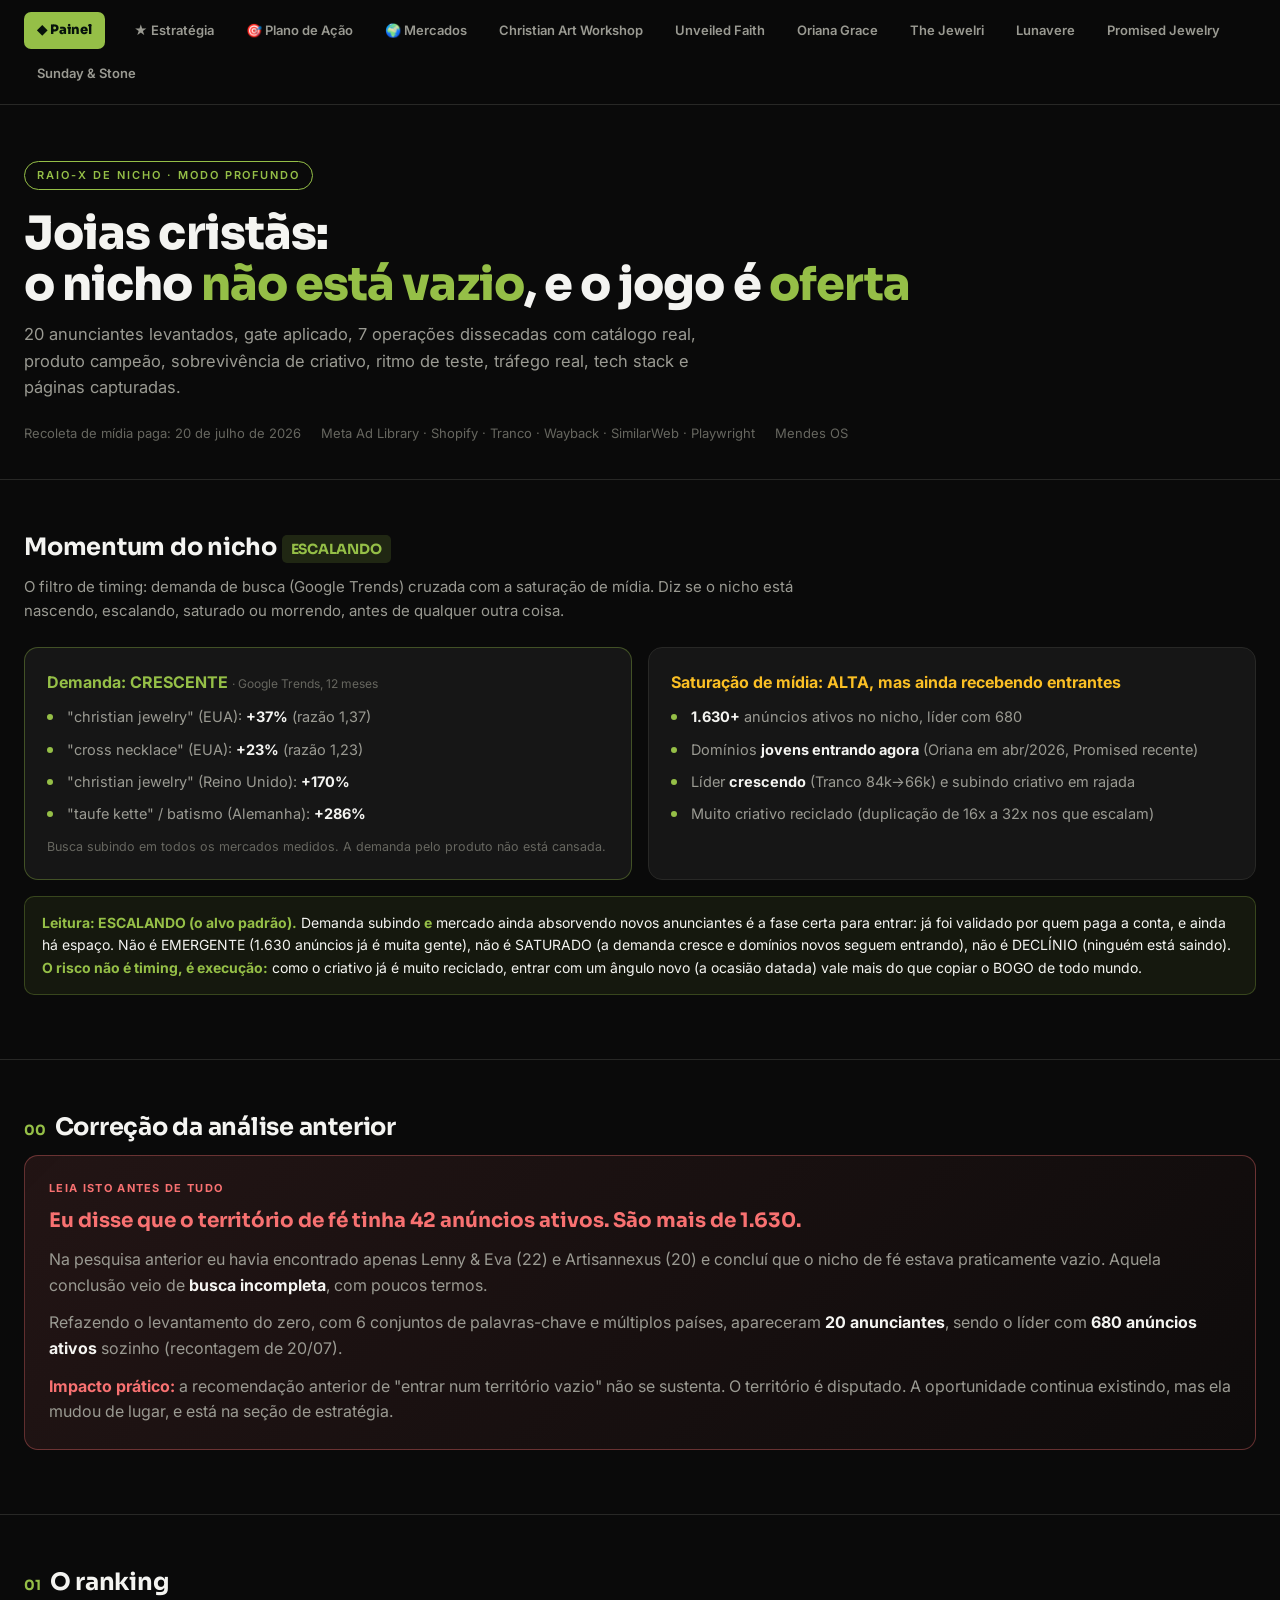
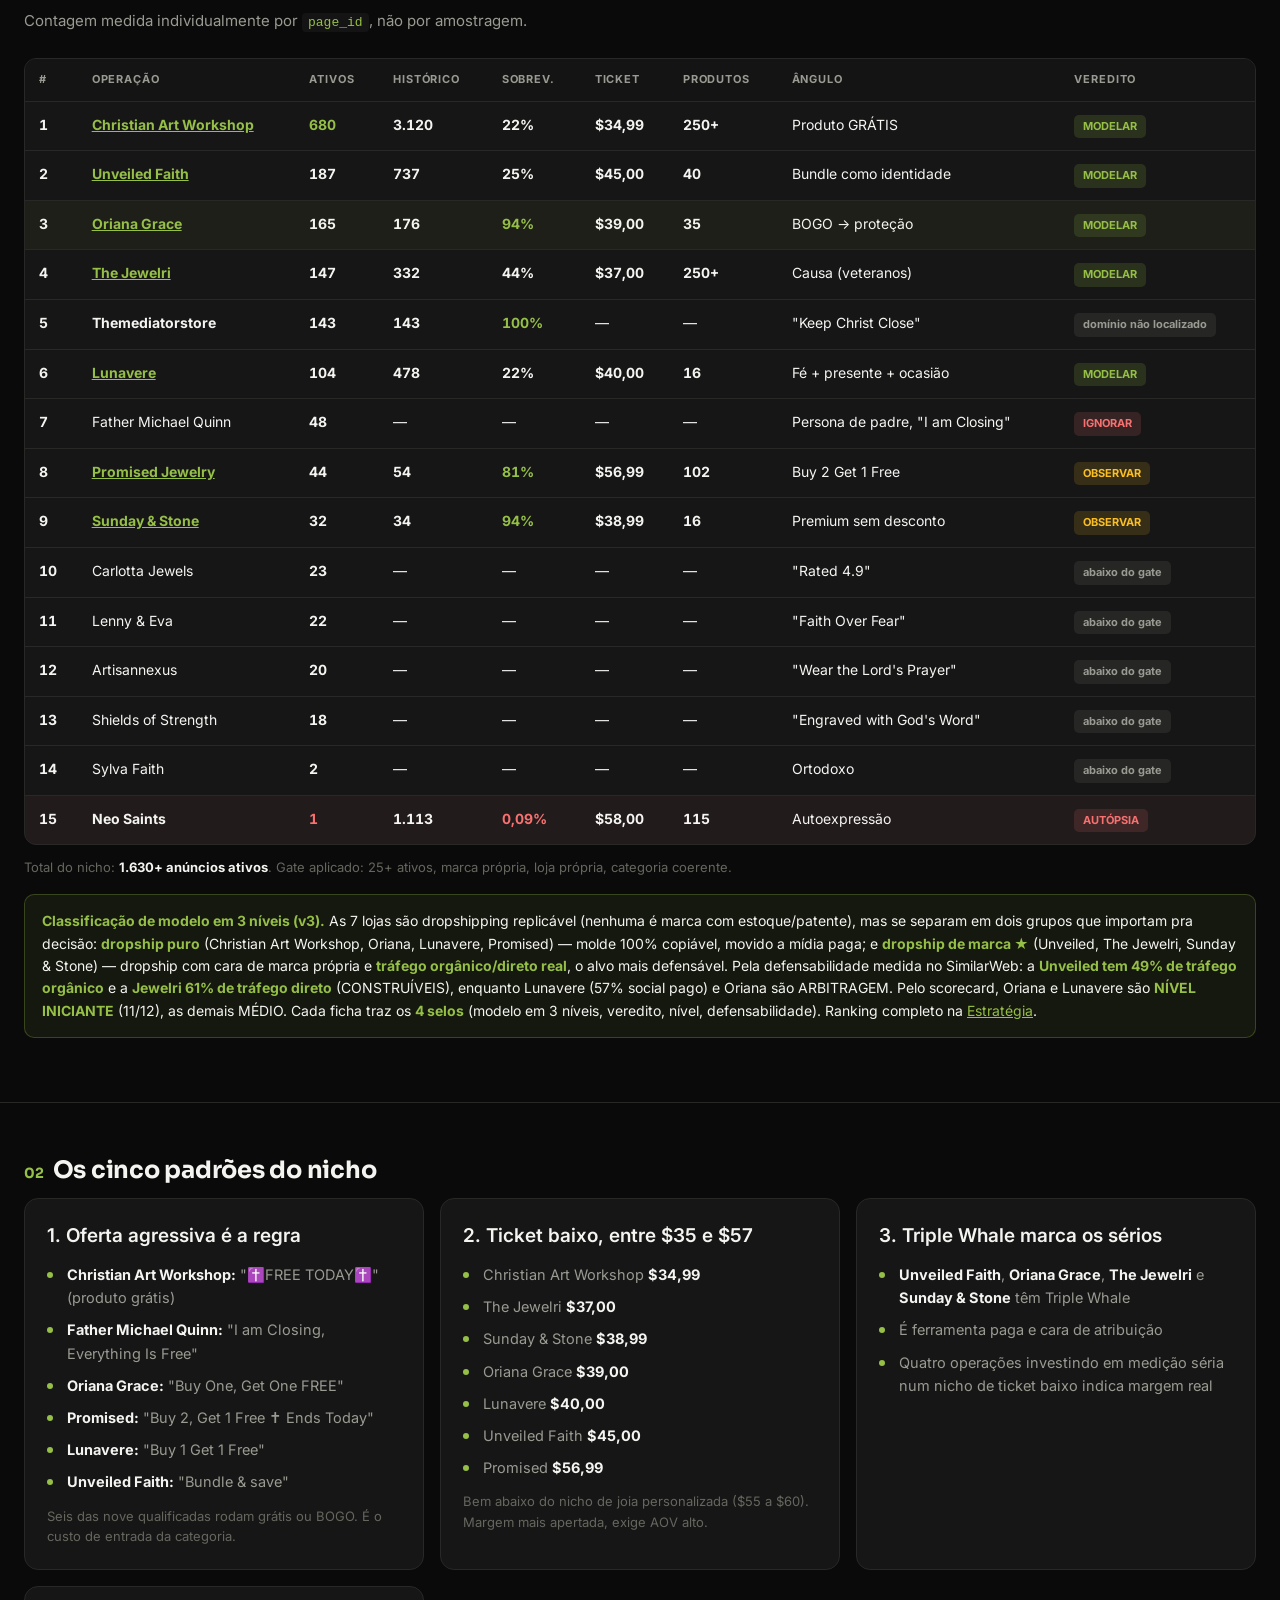
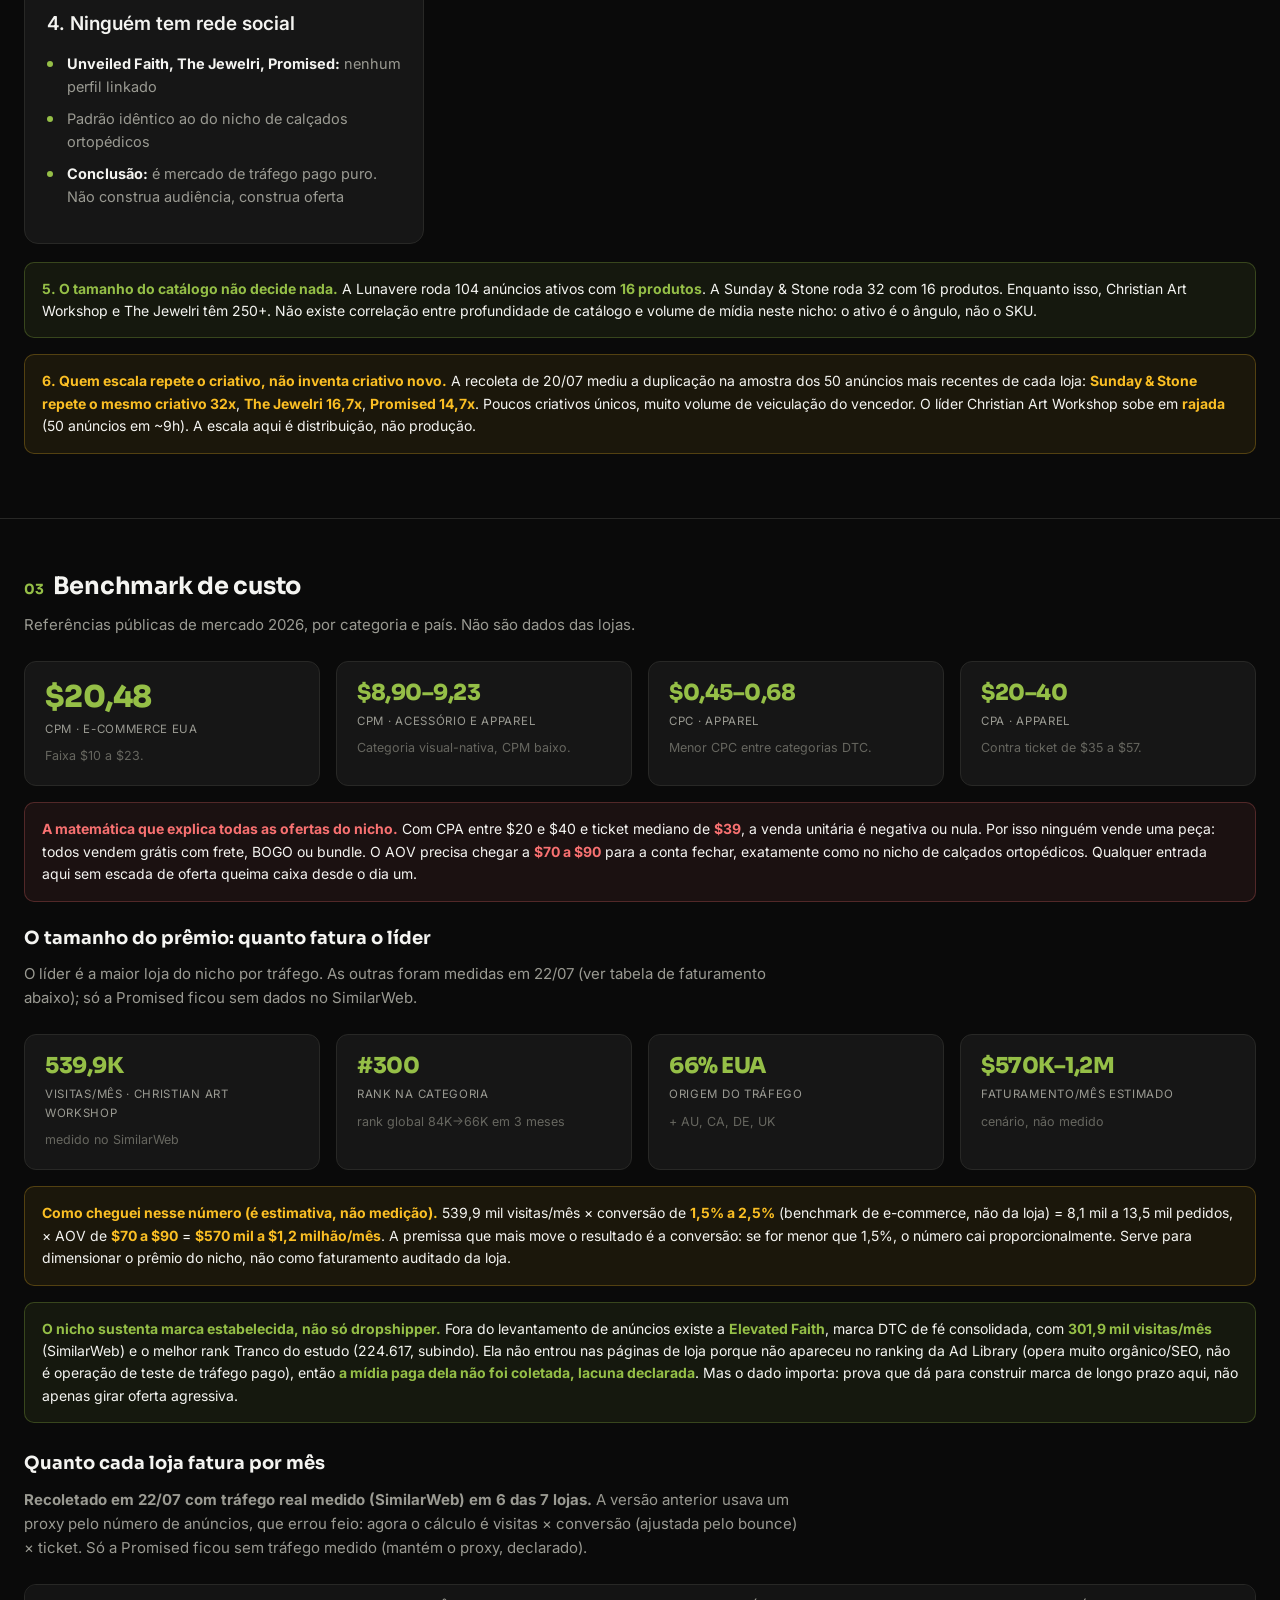
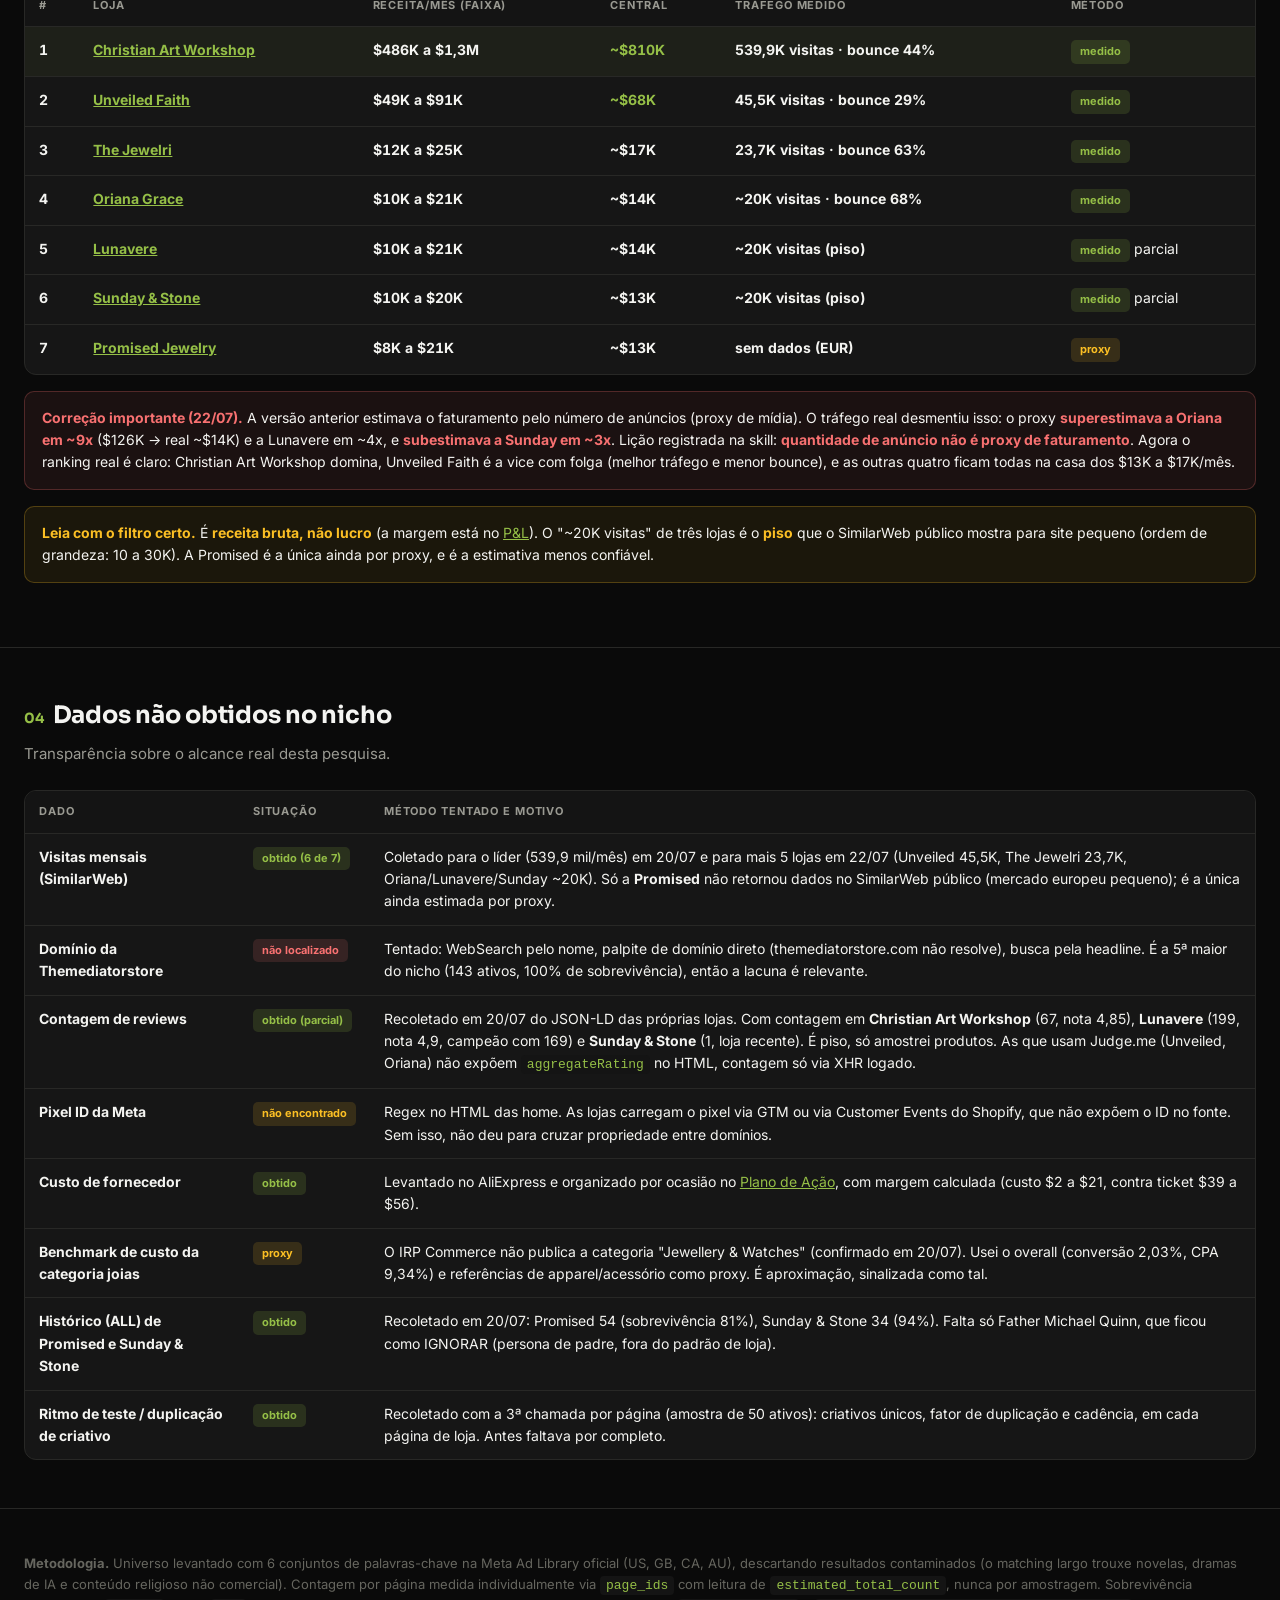
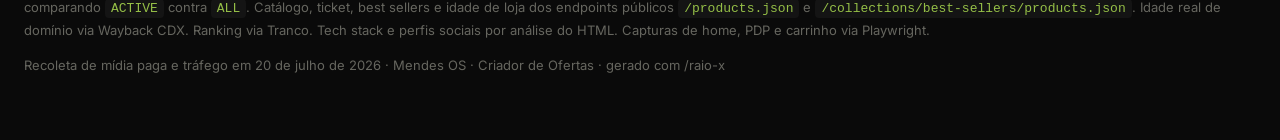
<file: index.html>
<!DOCTYPE html>
<html lang="pt-BR">
<head>
<meta charset="UTF-8">
<meta name="viewport" content="width=device-width, initial-scale=1.0">
<title>Joias Cristãs · Raio-X do nicho</title>
<link rel="stylesheet" href="estilo.css">
</head>
<body>
<nav class="nav"><div class="wrap">
<a href="index.html" class="home on">◆ Painel</a>
<a href="estrategia.html">★ Estratégia</a>
<a href="plano-de-acao.html">🎯 Plano de Ação</a>
<a href="mercados.html">🌍 Mercados</a>
<a href="loja-cartworkshop.html">Christian Art Workshop</a>
<a href="loja-unveiled.html">Unveiled Faith</a>
<a href="loja-oriana.html">Oriana Grace</a>
<a href="loja-jewelri.html">The Jewelri</a>
<a href="loja-lunavere.html">Lunavere</a>
<a href="loja-promised.html">Promised Jewelry</a>
<a href="loja-sundaystone.html">Sunday &amp; Stone</a>
</div></nav>

<header><div class="wrap">
<div class="tag">Raio-X de nicho · modo profundo</div>
<h1>Joias cristãs:<br>o nicho <em>não está vazio</em>, e o jogo é <em>oferta</em></h1>
<p class="sub">20 anunciantes levantados, gate aplicado, 7 operações dissecadas com catálogo real, produto campeão, sobrevivência de criativo, ritmo de teste, tráfego real, tech stack e páginas capturadas.</p>
<div class="meta"><span>Recoleta de mídia paga: 20 de julho de 2026</span><span>Meta Ad Library · Shopify · Tranco · Wayback · SimilarWeb · Playwright</span><span>Mendes OS</span></div>
</div></header>

<section><div class="wrap">
<h2>Momentum do nicho <span class="pill p-a" style="font-size:14px;vertical-align:middle">ESCALANDO</span></h2>
<p class="lead">O filtro de timing: demanda de busca (Google Trends) cruzada com a saturação de mídia. Diz se o nicho está nascendo, escalando, saturado ou morrendo, antes de qualquer outra coisa.</p>
<div class="grid g2">
<div class="card" style="border-color:rgba(149,191,71,.35)">
<b style="color:var(--acc)">Demanda: CRESCENTE</b> <span style="color:var(--dim2);font-size:12px">· Google Trends, 12 meses</span>
<ul class="cl" style="margin-top:10px">
<li>"christian jewelry" (EUA): <b>+37%</b> (razão 1,37)</li>
<li>"cross necklace" (EUA): <b>+23%</b> (razão 1,23)</li>
<li>"christian jewelry" (Reino Unido): <b>+170%</b></li>
<li>"taufe kette" / batismo (Alemanha): <b>+286%</b></li>
</ul>
<p style="color:var(--dim2);font-size:12.5px;margin-top:6px">Busca subindo em todos os mercados medidos. A demanda pelo produto não está cansada.</p>
</div>
<div class="card">
<b style="color:var(--warn)">Saturação de mídia: ALTA, mas ainda recebendo entrantes</b>
<ul class="cl" style="margin-top:10px">
<li><b>1.630+</b> anúncios ativos no nicho, líder com 680</li>
<li>Domínios <b>jovens entrando agora</b> (Oriana em abr/2026, Promised recente)</li>
<li>Líder <b>crescendo</b> (Tranco 84k→66k) e subindo criativo em rajada</li>
<li>Muito criativo reciclado (duplicação de 16x a 32x nos que escalam)</li>
</ul>
</div>
</div>
<div class="note good"><b>Leitura: ESCALANDO (o alvo padrão).</b> Demanda subindo <b>e</b> mercado ainda absorvendo novos anunciantes é a fase certa para entrar: já foi validado por quem paga a conta, e ainda há espaço. Não é EMERGENTE (1.630 anúncios já é muita gente), não é SATURADO (a demanda cresce e domínios novos seguem entrando), não é DECLÍNIO (ninguém está saindo). <b>O risco não é timing, é execução:</b> como o criativo já é muito reciclado, entrar com um ângulo novo (a ocasião datada) vale mais do que copiar o BOGO de todo mundo.</div>
</div></section>

<section><div class="wrap">
<h2><span class="n">00</span>Correção da análise anterior</h2>
<div class="op" style="background:linear-gradient(135deg,rgba(248,113,113,.1),rgba(248,113,113,.02));border-color:rgba(248,113,113,.35)">
<div class="r" style="color:var(--bad)">Leia isto antes de tudo</div>
<h3 style="color:var(--bad)">Eu disse que o território de fé tinha 42 anúncios ativos. São mais de 1.630.</h3>
<p style="color:var(--dim);margin-bottom:12px">Na pesquisa anterior eu havia encontrado apenas Lenny &amp; Eva (22) e Artisannexus (20) e concluí que o nicho de fé estava praticamente vazio. Aquela conclusão veio de <b style="color:var(--txt)">busca incompleta</b>, com poucos termos.</p>
<p style="color:var(--dim);margin-bottom:12px">Refazendo o levantamento do zero, com 6 conjuntos de palavras-chave e múltiplos países, apareceram <b style="color:var(--txt)">20 anunciantes</b>, sendo o líder com <b style="color:var(--txt)">680 anúncios ativos</b> sozinho (recontagem de 20/07).</p>
<p style="color:var(--dim)"><b style="color:var(--bad)">Impacto prático:</b> a recomendação anterior de "entrar num território vazio" não se sustenta. O território é disputado. A oportunidade continua existindo, mas ela mudou de lugar, e está na seção de estratégia.</p>
</div>
</div></section>

<section><div class="wrap">
<h2><span class="n">01</span>O ranking</h2>
<p class="lead">Contagem medida individualmente por <code>page_id</code>, não por amostragem.</p>
<div class="tblwrap">
<table>
<thead><tr><th>#</th><th>Operação</th><th>Ativos</th><th>Histórico</th><th>Sobrev.</th><th>Ticket</th><th>Produtos</th><th>Ângulo</th><th>Veredito</th></tr></thead>
<tbody>
<tr><td class="num">1</td><td><b><a href="loja-cartworkshop.html">Christian Art Workshop</a></b></td><td class="num up">680</td><td class="num">3.120</td><td class="num">22%</td><td class="num">$34,99</td><td class="num">250+</td><td>Produto GRÁTIS</td><td><span class="pill p-a">MODELAR</span></td></tr>
<tr><td class="num">2</td><td><b><a href="loja-unveiled.html">Unveiled Faith</a></b></td><td class="num">187</td><td class="num">737</td><td class="num">25%</td><td class="num">$45,00</td><td class="num">40</td><td>Bundle como identidade</td><td><span class="pill p-a">MODELAR</span></td></tr>
<tr style="background:rgba(149,191,71,.05)"><td class="num">3</td><td><b><a href="loja-oriana.html">Oriana Grace</a></b></td><td class="num">165</td><td class="num">176</td><td class="num up">94%</td><td class="num">$39,00</td><td class="num">35</td><td>BOGO → proteção</td><td><span class="pill p-a">MODELAR</span></td></tr>
<tr><td class="num">4</td><td><b><a href="loja-jewelri.html">The Jewelri</a></b></td><td class="num">147</td><td class="num">332</td><td class="num">44%</td><td class="num">$37,00</td><td class="num">250+</td><td>Causa (veteranos)</td><td><span class="pill p-a">MODELAR</span></td></tr>
<tr><td class="num">5</td><td><b>Themediatorstore</b></td><td class="num">143</td><td class="num">143</td><td class="num up">100%</td><td>—</td><td>—</td><td>"Keep Christ Close"</td><td><span class="pill p-n">domínio não localizado</span></td></tr>
<tr><td class="num">6</td><td><b><a href="loja-lunavere.html">Lunavere</a></b></td><td class="num">104</td><td class="num">478</td><td class="num">22%</td><td class="num">$40,00</td><td class="num">16</td><td>Fé + presente + ocasião</td><td><span class="pill p-a">MODELAR</span></td></tr>
<tr><td class="num">7</td><td>Father Michael Quinn</td><td class="num">48</td><td>—</td><td>—</td><td>—</td><td>—</td><td>Persona de padre, "I am Closing"</td><td><span class="pill p-c">IGNORAR</span></td></tr>
<tr><td class="num">8</td><td><b><a href="loja-promised.html">Promised Jewelry</a></b></td><td class="num">44</td><td class="num">54</td><td class="num up">81%</td><td class="num">$56,99</td><td class="num">102</td><td>Buy 2 Get 1 Free</td><td><span class="pill p-b">OBSERVAR</span></td></tr>
<tr><td class="num">9</td><td><b><a href="loja-sundaystone.html">Sunday &amp; Stone</a></b></td><td class="num">32</td><td class="num">34</td><td class="num up">94%</td><td class="num">$38,99</td><td class="num">16</td><td>Premium sem desconto</td><td><span class="pill p-b">OBSERVAR</span></td></tr>
<tr><td class="num">10</td><td>Carlotta Jewels</td><td class="num">23</td><td>—</td><td>—</td><td>—</td><td>—</td><td>"Rated 4.9"</td><td><span class="pill p-n">abaixo do gate</span></td></tr>
<tr><td class="num">11</td><td>Lenny &amp; Eva</td><td class="num">22</td><td>—</td><td>—</td><td>—</td><td>—</td><td>"Faith Over Fear"</td><td><span class="pill p-n">abaixo do gate</span></td></tr>
<tr><td class="num">12</td><td>Artisannexus</td><td class="num">20</td><td>—</td><td>—</td><td>—</td><td>—</td><td>"Wear the Lord's Prayer"</td><td><span class="pill p-n">abaixo do gate</span></td></tr>
<tr><td class="num">13</td><td>Shields of Strength</td><td class="num">18</td><td>—</td><td>—</td><td>—</td><td>—</td><td>"Engraved with God's Word"</td><td><span class="pill p-n">abaixo do gate</span></td></tr>
<tr><td class="num">14</td><td>Sylva Faith</td><td class="num">2</td><td>—</td><td>—</td><td>—</td><td>—</td><td>Ortodoxo</td><td><span class="pill p-n">abaixo do gate</span></td></tr>
<tr style="background:rgba(248,113,113,.05)"><td class="num">15</td><td><b>Neo Saints</b></td><td class="num down">1</td><td class="num">1.113</td><td class="num down">0,09%</td><td class="num">$58,00</td><td class="num">115</td><td>Autoexpressão</td><td><span class="pill p-c">AUTÓPSIA</span></td></tr>
</tbody>
</table>
</div>
<p style="font-size:13px;color:var(--dim2);margin-top:12px">Total do nicho: <b style="color:var(--txt)">1.630+ anúncios ativos</b>. Gate aplicado: 25+ ativos, marca própria, loja própria, categoria coerente.</p>
<div class="note good" style="margin-top:16px"><b>Classificação de modelo em 3 níveis (v3).</b> As 7 lojas são dropshipping replicável (nenhuma é marca com estoque/patente), mas se separam em dois grupos que importam pra decisão: <b>dropship puro</b> (Christian Art Workshop, Oriana, Lunavere, Promised) — molde 100% copiável, movido a mídia paga; e <b>dropship de marca ★</b> (Unveiled, The Jewelri, Sunday &amp; Stone) — dropship com cara de marca própria e <b>tráfego orgânico/direto real</b>, o alvo mais defensável. Pela defensabilidade medida no SimilarWeb: a <b>Unveiled tem 49% de tráfego orgânico</b> e a <b>Jewelri 61% de tráfego direto</b> (CONSTRUÍVEIS), enquanto Lunavere (57% social pago) e Oriana são ARBITRAGEM. Pelo scorecard, Oriana e Lunavere são <b>NÍVEL INICIANTE</b> (11/12), as demais MÉDIO. Cada ficha traz os <b>4 selos</b> (modelo em 3 níveis, veredito, nível, defensabilidade). Ranking completo na <a href="estrategia.html">Estratégia</a>.</div>
</div></section>

<section><div class="wrap">
<h2><span class="n">02</span>Os cinco padrões do nicho</h2>
<div class="grid g2">
<div class="card">
<div class="big" style="margin-top:0">1. Oferta agressiva é a regra</div>
<ul class="cl">
<li><b>Christian Art Workshop:</b> "✝️FREE TODAY✝️" (produto grátis)</li>
<li><b>Father Michael Quinn:</b> "I am Closing, Everything Is Free"</li>
<li><b>Oriana Grace:</b> "Buy One, Get One FREE"</li>
<li><b>Promised:</b> "Buy 2, Get 1 Free ✝ Ends Today"</li>
<li><b>Lunavere:</b> "Buy 1 Get 1 Free"</li>
<li><b>Unveiled Faith:</b> "Bundle &amp; save"</li>
</ul>
<p style="color:var(--dim2);font-size:13px;margin-top:8px">Seis das nove qualificadas rodam grátis ou BOGO. É o custo de entrada da categoria.</p>
</div>
<div class="card">
<div class="big" style="margin-top:0">2. Ticket baixo, entre $35 e $57</div>
<ul class="cl">
<li>Christian Art Workshop <b>$34,99</b></li>
<li>The Jewelri <b>$37,00</b></li>
<li>Sunday &amp; Stone <b>$38,99</b></li>
<li>Oriana Grace <b>$39,00</b></li>
<li>Lunavere <b>$40,00</b></li>
<li>Unveiled Faith <b>$45,00</b></li>
<li>Promised <b>$56,99</b></li>
</ul>
<p style="color:var(--dim2);font-size:13px;margin-top:8px">Bem abaixo do nicho de joia personalizada ($55 a $60). Margem mais apertada, exige AOV alto.</p>
</div>
<div class="card">
<div class="big" style="margin-top:0">3. Triple Whale marca os sérios</div>
<ul class="cl">
<li><b>Unveiled Faith</b>, <b>Oriana Grace</b>, <b>The Jewelri</b> e <b>Sunday &amp; Stone</b> têm Triple Whale</li>
<li>É ferramenta paga e cara de atribuição</li>
<li>Quatro operações investindo em medição séria num nicho de ticket baixo indica margem real</li>
</ul>
</div>
<div class="card">
<div class="big" style="margin-top:0">4. Ninguém tem rede social</div>
<ul class="cl">
<li><b>Unveiled Faith, The Jewelri, Promised:</b> nenhum perfil linkado</li>
<li>Padrão idêntico ao do nicho de calçados ortopédicos</li>
<li><b>Conclusão:</b> é mercado de tráfego pago puro. Não construa audiência, construa oferta</li>
</ul>
</div>
</div>
<div class="note good" style="margin-top:18px"><b>5. O tamanho do catálogo não decide nada.</b> A Lunavere roda 104 anúncios ativos com <b>16 produtos</b>. A Sunday &amp; Stone roda 32 com 16 produtos. Enquanto isso, Christian Art Workshop e The Jewelri têm 250+. Não existe correlação entre profundidade de catálogo e volume de mídia neste nicho: o ativo é o ângulo, não o SKU.</div>

<div class="note" style="margin-top:14px"><b>6. Quem escala repete o criativo, não inventa criativo novo.</b> A recoleta de 20/07 mediu a duplicação na amostra dos 50 anúncios mais recentes de cada loja: <b>Sunday &amp; Stone repete o mesmo criativo 32x</b>, <b>The Jewelri 16,7x</b>, <b>Promised 14,7x</b>. Poucos criativos únicos, muito volume de veiculação do vencedor. O líder Christian Art Workshop sobe em <b>rajada</b> (50 anúncios em ~9h). A escala aqui é distribuição, não produção.</div>
</div></section>

<section><div class="wrap">
<h2><span class="n">03</span>Benchmark de custo</h2>
<p class="lead">Referências públicas de mercado 2026, por categoria e país. Não são dados das lojas.</p>
<div class="grid g4">
<div class="stat"><div class="v">$20,48</div><div class="l">CPM · e-commerce EUA</div><div class="d">Faixa $10 a $23.</div></div>
<div class="stat"><div class="v sm">$8,90–9,23</div><div class="l">CPM · acessório e apparel</div><div class="d">Categoria visual-nativa, CPM baixo.</div></div>
<div class="stat"><div class="v sm">$0,45–0,68</div><div class="l">CPC · apparel</div><div class="d">Menor CPC entre categorias DTC.</div></div>
<div class="stat"><div class="v sm">$20–40</div><div class="l">CPA · apparel</div><div class="d">Contra ticket de $35 a $57.</div></div>
</div>
<div class="note danger"><b>A matemática que explica todas as ofertas do nicho.</b> Com CPA entre $20 e $40 e ticket mediano de <b>$39</b>, a venda unitária é negativa ou nula. Por isso ninguém vende uma peça: todos vendem grátis com frete, BOGO ou bundle. O AOV precisa chegar a <b>$70 a $90</b> para a conta fechar, exatamente como no nicho de calçados ortopédicos. Qualquer entrada aqui sem escada de oferta queima caixa desde o dia um.</div>

<h3 style="margin-top:22px">O tamanho do prêmio: quanto fatura o líder</h3>
<p class="lead">O líder é a maior loja do nicho por tráfego. As outras foram medidas em 22/07 (ver tabela de faturamento abaixo); só a Promised ficou sem dados no SimilarWeb.</p>
<div class="grid g4">
<div class="stat"><div class="v sm">539,9K</div><div class="l">visitas/mês · Christian Art Workshop</div><div class="d">medido no SimilarWeb</div></div>
<div class="stat"><div class="v sm">#300</div><div class="l">rank na categoria</div><div class="d">rank global 84K→66K em 3 meses</div></div>
<div class="stat"><div class="v sm">66% EUA</div><div class="l">origem do tráfego</div><div class="d">+ AU, CA, DE, UK</div></div>
<div class="stat"><div class="v sm">$570K–1,2M</div><div class="l">faturamento/mês estimado</div><div class="d">cenário, não medido</div></div>
</div>
<div class="note"><b>Como cheguei nesse número (é estimativa, não medição).</b> 539,9 mil visitas/mês × conversão de <b>1,5% a 2,5%</b> (benchmark de e-commerce, não da loja) = 8,1 mil a 13,5 mil pedidos, × AOV de <b>$70 a $90</b> = <b>$570 mil a $1,2 milhão/mês</b>. A premissa que mais move o resultado é a conversão: se for menor que 1,5%, o número cai proporcionalmente. Serve para dimensionar o prêmio do nicho, não como faturamento auditado da loja.</div>
<div class="note good"><b>O nicho sustenta marca estabelecida, não só dropshipper.</b> Fora do levantamento de anúncios existe a <b>Elevated Faith</b>, marca DTC de fé consolidada, com <b>301,9 mil visitas/mês</b> (SimilarWeb) e o melhor rank Tranco do estudo (224.617, subindo). Ela não entrou nas páginas de loja porque não apareceu no ranking da Ad Library (opera muito orgânico/SEO, não é operação de teste de tráfego pago), então <b>a mídia paga dela não foi coletada, lacuna declarada</b>. Mas o dado importa: prova que dá para construir marca de longo prazo aqui, não apenas girar oferta agressiva.</div>

<h3 style="margin-top:26px">Quanto cada loja fatura por mês</h3>
<p class="lead"><b>Recoletado em 22/07 com tráfego real medido (SimilarWeb) em 6 das 7 lojas.</b> A versão anterior usava um proxy pelo número de anúncios, que errou feio: agora o cálculo é visitas × conversão (ajustada pelo bounce) × ticket. Só a Promised ficou sem tráfego medido (mantém o proxy, declarado).</p>
<div class="tblwrap">
<table>
<thead><tr><th>#</th><th>Loja</th><th>Receita/mês (faixa)</th><th>Central</th><th>Tráfego medido</th><th>Método</th></tr></thead>
<tbody>
<tr style="background:rgba(149,191,71,.06)"><td class="num">1</td><td><b><a href="loja-cartworkshop.html">Christian Art Workshop</a></b></td><td class="num">$486K a $1,3M</td><td class="num up">~$810K</td><td class="num">539,9K visitas · bounce 44%</td><td><span class="pill p-a">medido</span></td></tr>
<tr><td class="num">2</td><td><b><a href="loja-unveiled.html">Unveiled Faith</a></b></td><td class="num">$49K a $91K</td><td class="num up">~$68K</td><td class="num">45,5K visitas · bounce 29%</td><td><span class="pill p-a">medido</span></td></tr>
<tr><td class="num">3</td><td><b><a href="loja-jewelri.html">The Jewelri</a></b></td><td class="num">$12K a $25K</td><td class="num">~$17K</td><td class="num">23,7K visitas · bounce 63%</td><td><span class="pill p-a">medido</span></td></tr>
<tr><td class="num">4</td><td><b><a href="loja-oriana.html">Oriana Grace</a></b></td><td class="num">$10K a $21K</td><td class="num">~$14K</td><td class="num">~20K visitas · bounce 68%</td><td><span class="pill p-a">medido</span></td></tr>
<tr><td class="num">5</td><td><b><a href="loja-lunavere.html">Lunavere</a></b></td><td class="num">$10K a $21K</td><td class="num">~$14K</td><td class="num">~20K visitas (piso)</td><td><span class="pill p-a">medido</span> parcial</td></tr>
<tr><td class="num">6</td><td><b><a href="loja-sundaystone.html">Sunday &amp; Stone</a></b></td><td class="num">$10K a $20K</td><td class="num">~$13K</td><td class="num">~20K visitas (piso)</td><td><span class="pill p-a">medido</span> parcial</td></tr>
<tr><td class="num">7</td><td><b><a href="loja-promised.html">Promised Jewelry</a></b></td><td class="num">$8K a $21K</td><td class="num">~$13K</td><td class="num">sem dados (EUR)</td><td><span class="pill p-b">proxy</span></td></tr>
</tbody>
</table>
</div>
<div class="note danger"><b>Correção importante (22/07).</b> A versão anterior estimava o faturamento pelo número de anúncios (proxy de mídia). O tráfego real desmentiu isso: o proxy <b>superestimava a Oriana em ~9x</b> ($126K → real ~$14K) e a Lunavere em ~4x, e <b>subestimava a Sunday em ~3x</b>. Lição registrada na skill: <b>quantidade de anúncio não é proxy de faturamento</b>. Agora o ranking real é claro: Christian Art Workshop domina, Unveiled Faith é a vice com folga (melhor tráfego e menor bounce), e as outras quatro ficam todas na casa dos $13K a $17K/mês.</div>
<div class="note"><b>Leia com o filtro certo.</b> É <b>receita bruta, não lucro</b> (a margem está no <a href="plano-de-acao.html">P&L</a>). O "~20K visitas" de três lojas é o <b>piso</b> que o SimilarWeb público mostra para site pequeno (ordem de grandeza: 10 a 30K). A Promised é a única ainda por proxy, e é a estimativa menos confiável.</div>
</div></section>

<section><div class="wrap">
<h2><span class="n">04</span>Dados não obtidos no nicho</h2>
<p class="lead">Transparência sobre o alcance real desta pesquisa.</p>
<div class="tblwrap">
<table>
<thead><tr><th>Dado</th><th>Situação</th><th>Método tentado e motivo</th></tr></thead>
<tbody>
<tr><td><b>Visitas mensais (SimilarWeb)</b></td><td><span class="pill p-a">obtido (6 de 7)</span></td><td>Coletado para o líder (539,9 mil/mês) em 20/07 e para mais 5 lojas em 22/07 (Unveiled 45,5K, The Jewelri 23,7K, Oriana/Lunavere/Sunday ~20K). Só a <b>Promised</b> não retornou dados no SimilarWeb público (mercado europeu pequeno); é a única ainda estimada por proxy.</td></tr>
<tr><td><b>Domínio da Themediatorstore</b></td><td><span class="pill p-c">não localizado</span></td><td>Tentado: WebSearch pelo nome, palpite de domínio direto (themediatorstore.com não resolve), busca pela headline. É a 5ª maior do nicho (143 ativos, 100% de sobrevivência), então a lacuna é relevante.</td></tr>
<tr><td><b>Contagem de reviews</b></td><td><span class="pill p-a">obtido (parcial)</span></td><td>Recoletado em 20/07 do JSON-LD das próprias lojas. Com contagem em <b>Christian Art Workshop</b> (67, nota 4,85), <b>Lunavere</b> (199, nota 4,9, campeão com 169) e <b>Sunday &amp; Stone</b> (1, loja recente). É piso, só amostrei produtos. As que usam Judge.me (Unveiled, Oriana) não expõem <code>aggregateRating</code> no HTML, contagem só via XHR logado.</td></tr>
<tr><td><b>Pixel ID da Meta</b></td><td><span class="pill p-b">não encontrado</span></td><td>Regex no HTML das home. As lojas carregam o pixel via GTM ou via Customer Events do Shopify, que não expõem o ID no fonte. Sem isso, não deu para cruzar propriedade entre domínios.</td></tr>
<tr><td><b>Custo de fornecedor</b></td><td><span class="pill p-a">obtido</span></td><td>Levantado no AliExpress e organizado por ocasião no <a href="plano-de-acao.html">Plano de Ação</a>, com margem calculada (custo $2 a $21, contra ticket $39 a $56).</td></tr>
<tr><td><b>Benchmark de custo da categoria joias</b></td><td><span class="pill p-b">proxy</span></td><td>O IRP Commerce não publica a categoria "Jewellery &amp; Watches" (confirmado em 20/07). Usei o overall (conversão 2,03%, CPA 9,34%) e referências de apparel/acessório como proxy. É aproximação, sinalizada como tal.</td></tr>
<tr><td><b>Histórico (ALL) de Promised e Sunday &amp; Stone</b></td><td><span class="pill p-a">obtido</span></td><td>Recoletado em 20/07: Promised 54 (sobrevivência 81%), Sunday &amp; Stone 34 (94%). Falta só Father Michael Quinn, que ficou como IGNORAR (persona de padre, fora do padrão de loja).</td></tr>
<tr><td><b>Ritmo de teste / duplicação de criativo</b></td><td><span class="pill p-a">obtido</span></td><td>Recoletado com a 3ª chamada por página (amostra de 50 ativos): criativos únicos, fator de duplicação e cadência, em cada página de loja. Antes faltava por completo.</td></tr>
</tbody>
</table>
</div>
</div></section>

<footer><div class="wrap">
<p><b>Metodologia.</b> Universo levantado com 6 conjuntos de palavras-chave na Meta Ad Library oficial (US, GB, CA, AU), descartando resultados contaminados (o matching largo trouxe novelas, dramas de IA e conteúdo religioso não comercial). Contagem por página medida individualmente via <code>page_ids</code> com leitura de <code>estimated_total_count</code>, nunca por amostragem. Sobrevivência comparando <code>ACTIVE</code> contra <code>ALL</code>. Catálogo, ticket, best sellers e idade de loja dos endpoints públicos <code>/products.json</code> e <code>/collections/best-sellers/products.json</code>. Idade real de domínio via Wayback CDX. Ranking via Tranco. Tech stack e perfis sociais por análise do HTML. Capturas de home, PDP e carrinho via Playwright.</p>
<p style="margin-top:14px;color:var(--dim2)">Recoleta de mídia paga e tráfego em 20 de julho de 2026 · Mendes OS · Criador de Ofertas · gerado com /raio-x</p>
</div></footer>
</body></html>
</file>
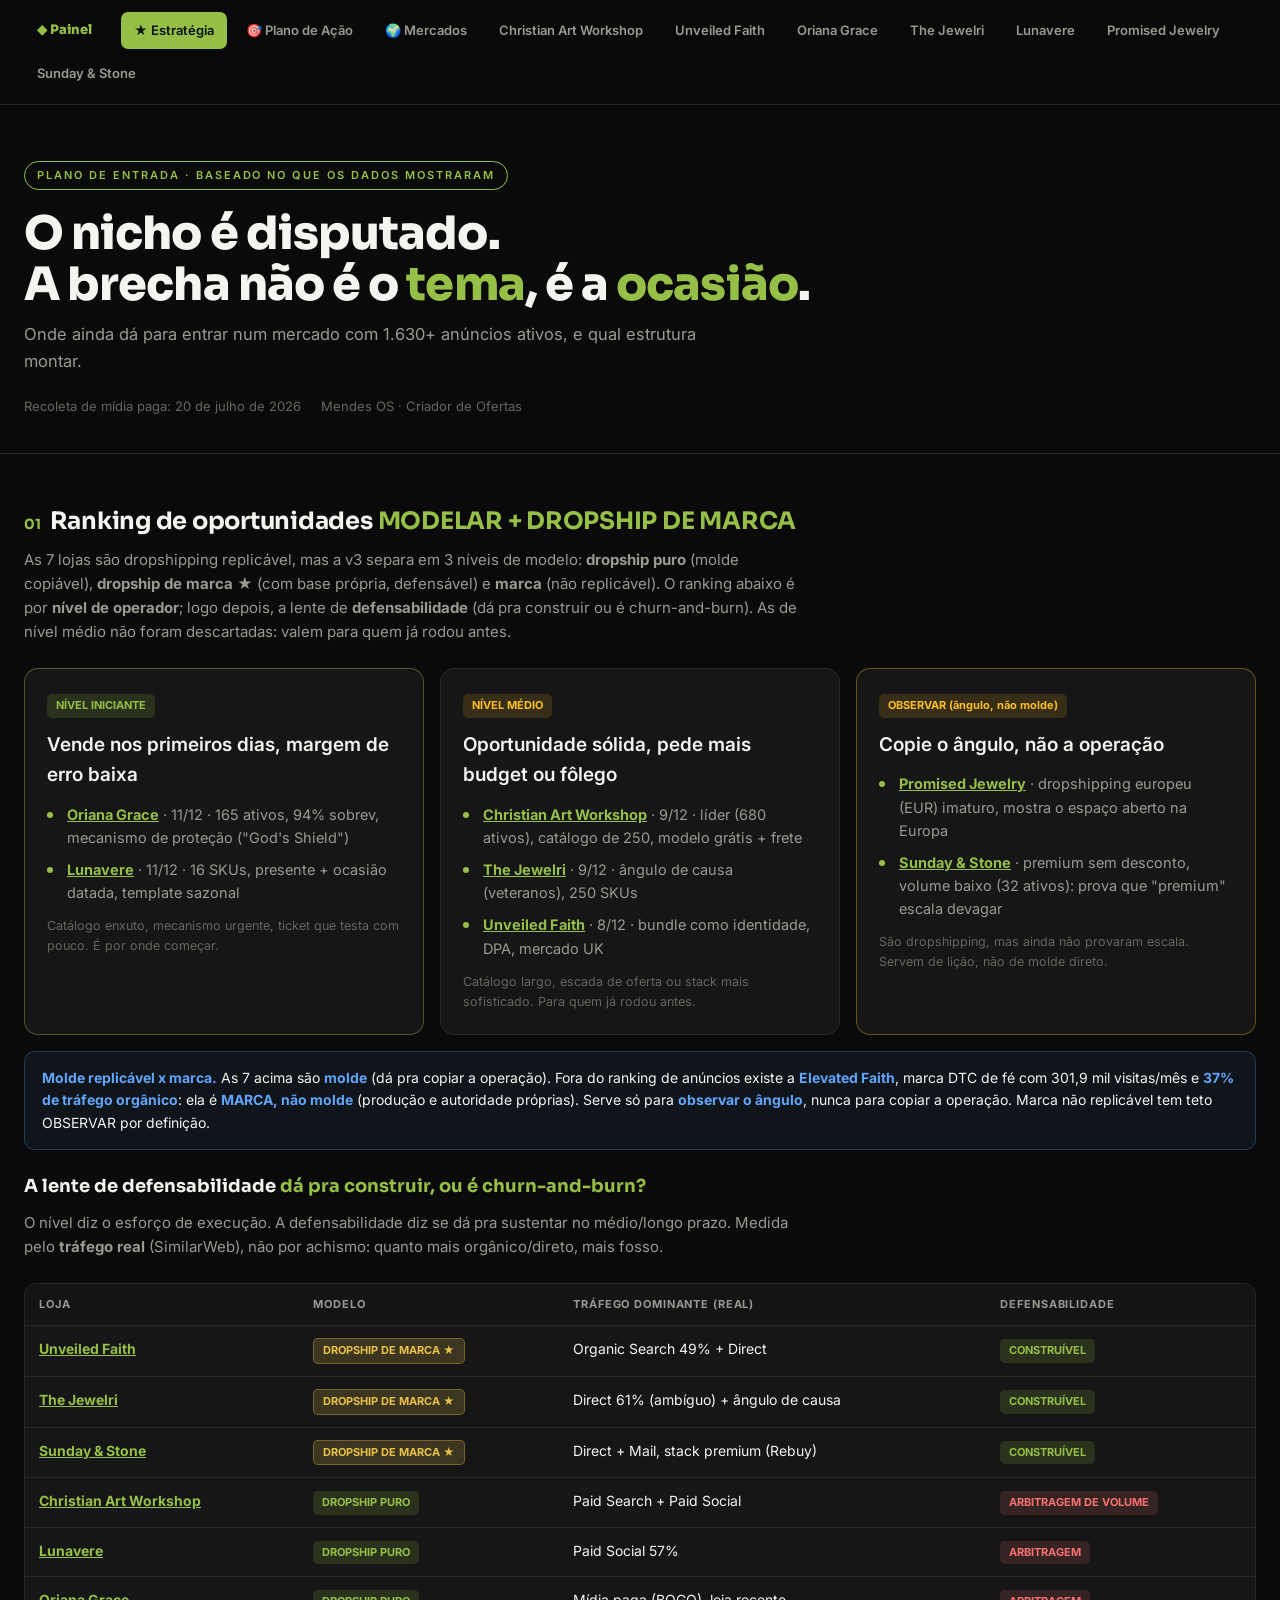
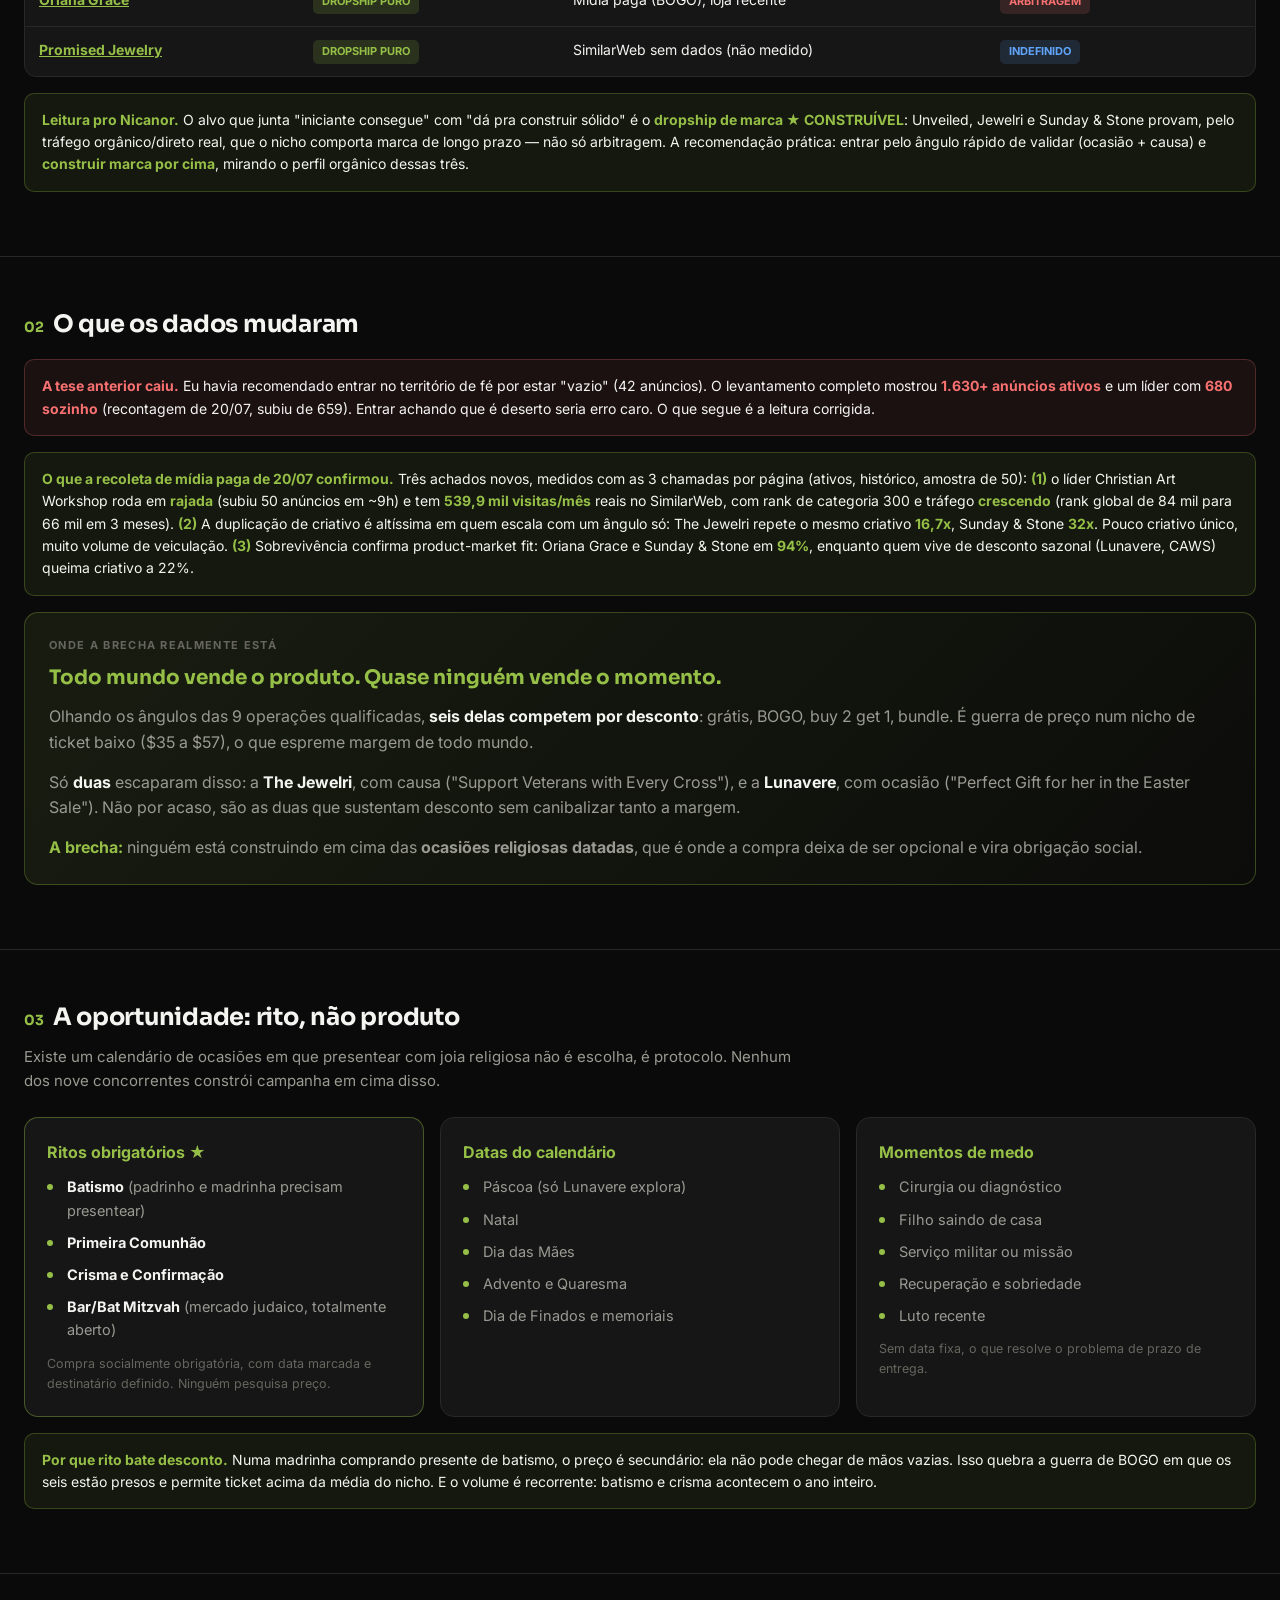
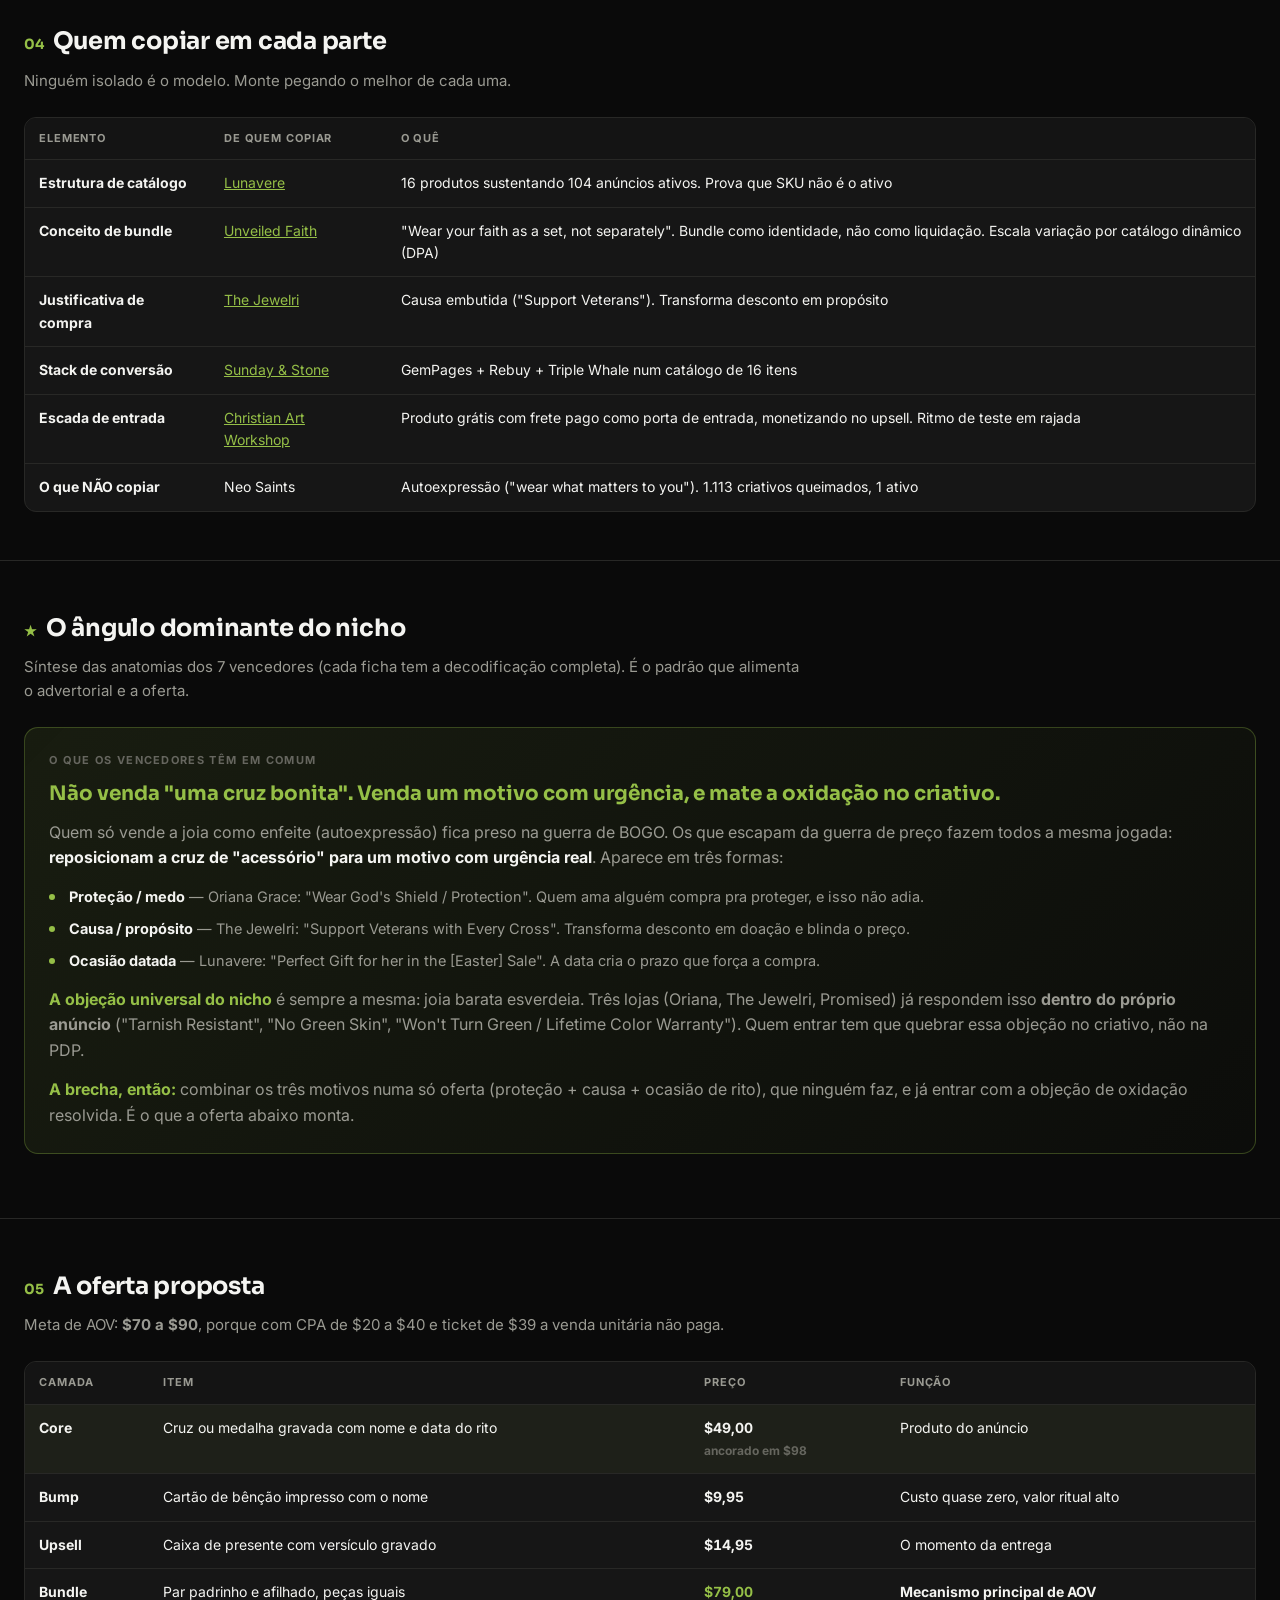
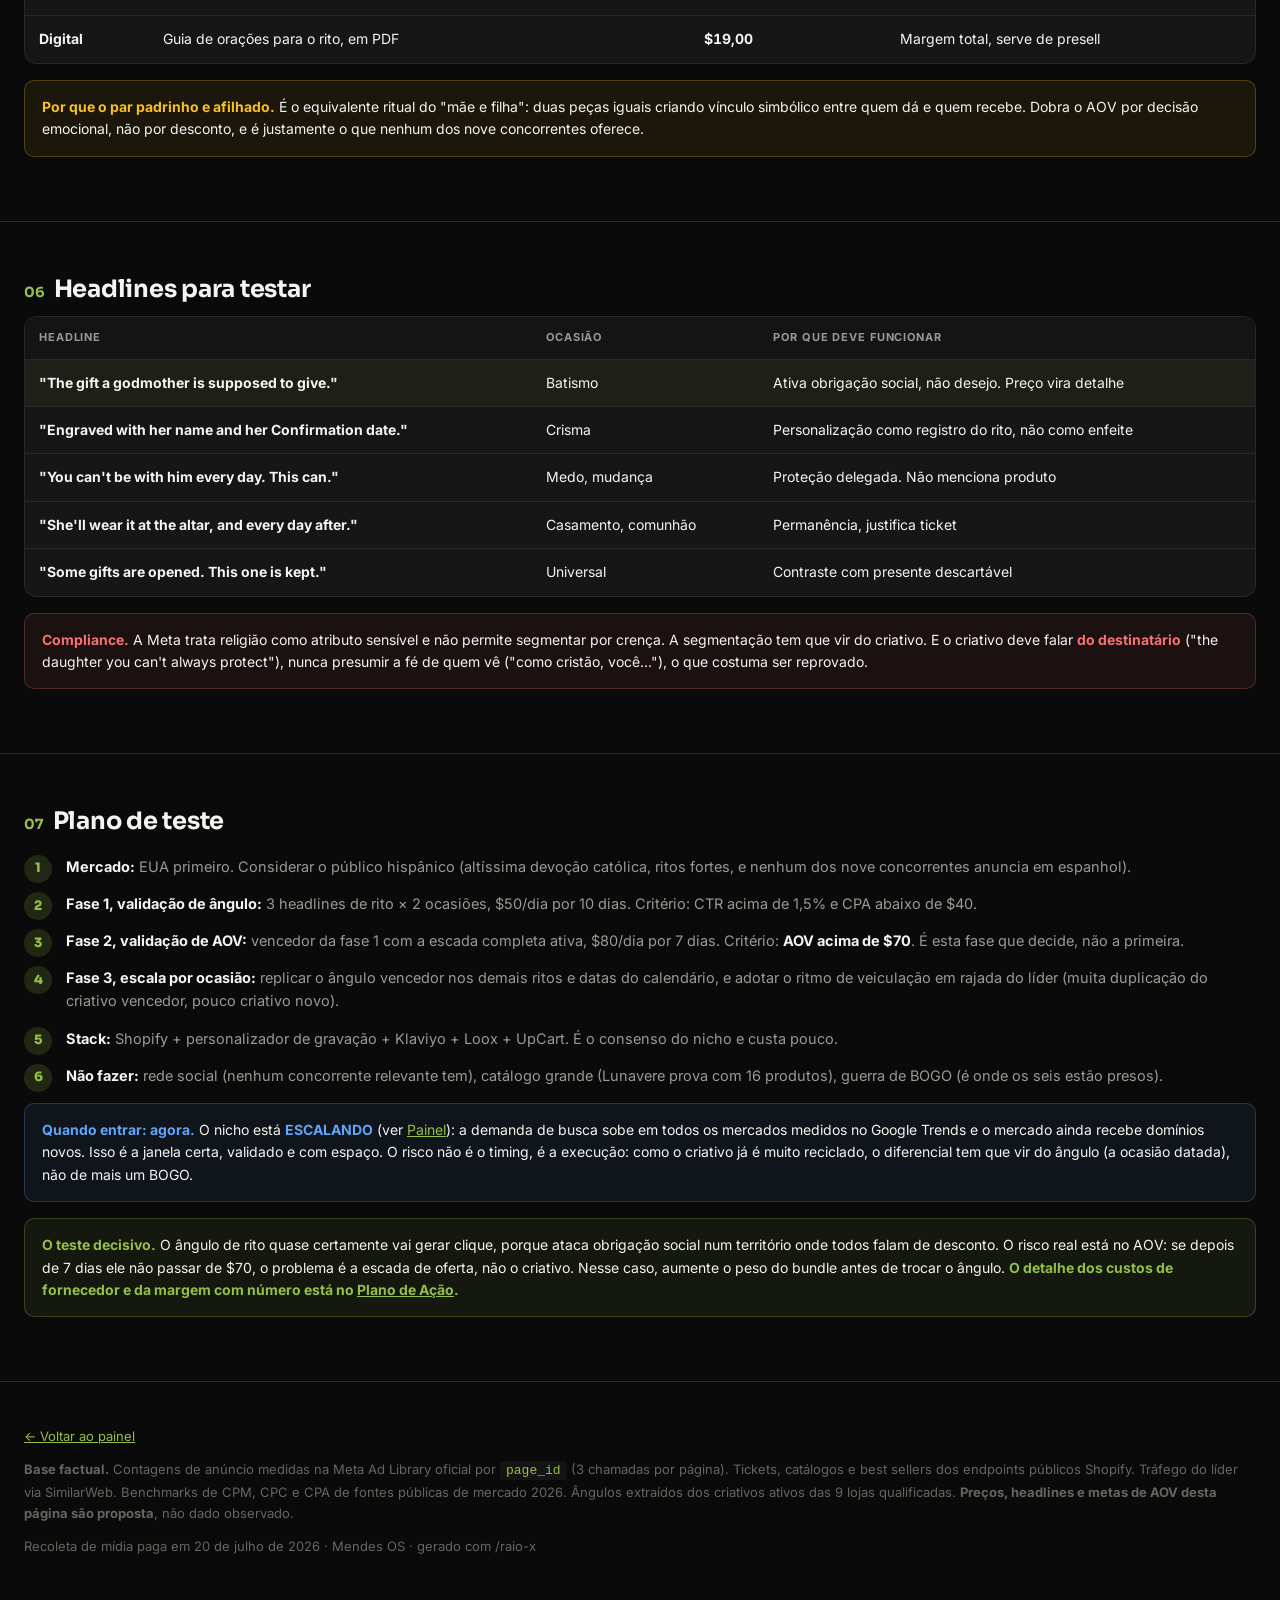
<file: estrategia.html>
<!DOCTYPE html>
<html lang="pt-BR">
<head>
<meta charset="UTF-8">
<meta name="viewport" content="width=device-width, initial-scale=1.0">
<title>Estratégia · Onde entrar no nicho de joias cristãs</title>
<link rel="stylesheet" href="estilo.css">
</head>
<body>
<nav class="nav"><div class="wrap">
<a href="index.html" class="home">◆ Painel</a>
<a href="estrategia.html" class="on">★ Estratégia</a>
<a href="plano-de-acao.html">🎯 Plano de Ação</a>
<a href="mercados.html">🌍 Mercados</a>
<a href="loja-cartworkshop.html">Christian Art Workshop</a>
<a href="loja-unveiled.html">Unveiled Faith</a>
<a href="loja-oriana.html">Oriana Grace</a>
<a href="loja-jewelri.html">The Jewelri</a>
<a href="loja-lunavere.html">Lunavere</a>
<a href="loja-promised.html">Promised Jewelry</a>
<a href="loja-sundaystone.html">Sunday &amp; Stone</a>
</div></nav>

<header><div class="wrap">
<div class="tag">Plano de entrada · baseado no que os dados mostraram</div>
<h1>O nicho é disputado.<br>A brecha não é o <em>tema</em>, é a <em>ocasião</em>.</h1>
<p class="sub">Onde ainda dá para entrar num mercado com 1.630+ anúncios ativos, e qual estrutura montar.</p>
<div class="meta"><span>Recoleta de mídia paga: 20 de julho de 2026</span><span>Mendes OS · Criador de Ofertas</span></div>
</div></header>

<section><div class="wrap">
<h2><span class="n">01</span>Ranking de oportunidades <span style="color:var(--acc)">MODELAR + DROPSHIP DE MARCA</span></h2>
<p class="lead">As 7 lojas são dropshipping replicável, mas a v3 separa em 3 níveis de modelo: <b>dropship puro</b> (molde copiável), <b>dropship de marca ★</b> (com base própria, defensável) e <b>marca</b> (não replicável). O ranking abaixo é por <b>nível de operador</b>; logo depois, a lente de <b>defensabilidade</b> (dá pra construir ou é churn-and-burn). As de nível médio não foram descartadas: valem para quem já rodou antes.</p>
<div class="grid g3">
<div class="card" style="border-color:rgba(149,191,71,.4)">
<span class="pill p-a">NÍVEL INICIANTE</span>
<div class="big" style="margin-top:12px">Vende nos primeiros dias, margem de erro baixa</div>
<ul class="cl">
<li><b><a href="loja-oriana.html">Oriana Grace</a></b> · 11/12 · 165 ativos, 94% sobrev, mecanismo de proteção ("God's Shield")</li>
<li><b><a href="loja-lunavere.html">Lunavere</a></b> · 11/12 · 16 SKUs, presente + ocasião datada, template sazonal</li>
</ul>
<p style="color:var(--dim2);font-size:12.5px;margin-top:8px">Catálogo enxuto, mecanismo urgente, ticket que testa com pouco. É por onde começar.</p>
</div>
<div class="card">
<span class="pill p-b">NÍVEL MÉDIO</span>
<div class="big" style="margin-top:12px">Oportunidade sólida, pede mais budget ou fôlego</div>
<ul class="cl">
<li><b><a href="loja-cartworkshop.html">Christian Art Workshop</a></b> · 9/12 · líder (680 ativos), catálogo de 250, modelo grátis + frete</li>
<li><b><a href="loja-jewelri.html">The Jewelri</a></b> · 9/12 · ângulo de causa (veteranos), 250 SKUs</li>
<li><b><a href="loja-unveiled.html">Unveiled Faith</a></b> · 8/12 · bundle como identidade, DPA, mercado UK</li>
</ul>
<p style="color:var(--dim2);font-size:12.5px;margin-top:8px">Catálogo largo, escada de oferta ou stack mais sofisticado. Para quem já rodou antes.</p>
</div>
<div class="card" style="border-color:rgba(251,191,36,.35)">
<span class="pill p-b">OBSERVAR (ângulo, não molde)</span>
<div class="big" style="margin-top:12px">Copie o ângulo, não a operação</div>
<ul class="cl">
<li><b><a href="loja-promised.html">Promised Jewelry</a></b> · dropshipping europeu (EUR) imaturo, mostra o espaço aberto na Europa</li>
<li><b><a href="loja-sundaystone.html">Sunday &amp; Stone</a></b> · premium sem desconto, volume baixo (32 ativos): prova que "premium" escala devagar</li>
</ul>
<p style="color:var(--dim2);font-size:12.5px;margin-top:8px">São dropshipping, mas ainda não provaram escala. Servem de lição, não de molde direto.</p>
</div>
</div>
<div class="note info"><b>Molde replicável x marca.</b> As 7 acima são <b>molde</b> (dá pra copiar a operação). Fora do ranking de anúncios existe a <b>Elevated Faith</b>, marca DTC de fé com 301,9 mil visitas/mês e <b>37% de tráfego orgânico</b>: ela é <b>MARCA, não molde</b> (produção e autoridade próprias). Serve só para <b>observar o ângulo</b>, nunca para copiar a operação. Marca não replicável tem teto OBSERVAR por definição.</div>

<h3 style="margin-top:22px">A lente de defensabilidade <span style="color:var(--acc)">dá pra construir, ou é churn-and-burn?</span></h3>
<p class="lead">O nível diz o esforço de execução. A defensabilidade diz se dá pra sustentar no médio/longo prazo. Medida pelo <b>tráfego real</b> (SimilarWeb), não por achismo: quanto mais orgânico/direto, mais fosso.</p>
<div class="tblwrap"><table><thead><tr><th>Loja</th><th>Modelo</th><th>Tráfego dominante (real)</th><th>Defensabilidade</th></tr></thead><tbody>
<tr><td><b><a href="loja-unveiled.html">Unveiled Faith</a></b></td><td><span class="pill p-star">DROPSHIP DE MARCA ★</span></td><td>Organic Search 49% + Direct</td><td><span class="pill p-a">CONSTRUÍVEL</span></td></tr>
<tr><td><b><a href="loja-jewelri.html">The Jewelri</a></b></td><td><span class="pill p-star">DROPSHIP DE MARCA ★</span></td><td>Direct 61% (ambíguo) + ângulo de causa</td><td><span class="pill p-a">CONSTRUÍVEL</span></td></tr>
<tr><td><b><a href="loja-sundaystone.html">Sunday &amp; Stone</a></b></td><td><span class="pill p-star">DROPSHIP DE MARCA ★</span></td><td>Direct + Mail, stack premium (Rebuy)</td><td><span class="pill p-a">CONSTRUÍVEL</span></td></tr>
<tr><td><b><a href="loja-cartworkshop.html">Christian Art Workshop</a></b></td><td><span class="pill p-a">DROPSHIP PURO</span></td><td>Paid Search + Paid Social</td><td><span class="pill p-c">ARBITRAGEM DE VOLUME</span></td></tr>
<tr><td><b><a href="loja-lunavere.html">Lunavere</a></b></td><td><span class="pill p-a">DROPSHIP PURO</span></td><td>Paid Social 57%</td><td><span class="pill p-c">ARBITRAGEM</span></td></tr>
<tr><td><b><a href="loja-oriana.html">Oriana Grace</a></b></td><td><span class="pill p-a">DROPSHIP PURO</span></td><td>Mídia paga (BOGO), loja recente</td><td><span class="pill p-c">ARBITRAGEM</span></td></tr>
<tr><td><b><a href="loja-promised.html">Promised Jewelry</a></b></td><td><span class="pill p-a">DROPSHIP PURO</span></td><td>SimilarWeb sem dados (não medido)</td><td><span class="pill p-i">INDEFINIDO</span></td></tr>
</tbody></table></div>
<div class="note good"><b>Leitura pro Nicanor.</b> O alvo que junta "iniciante consegue" com "dá pra construir sólido" é o <b>dropship de marca ★ CONSTRUÍVEL</b>: Unveiled, Jewelri e Sunday &amp; Stone provam, pelo tráfego orgânico/direto real, que o nicho comporta marca de longo prazo — não só arbitragem. A recomendação prática: entrar pelo ângulo rápido de validar (ocasião + causa) e <b>construir marca por cima</b>, mirando o perfil orgânico dessas três.</div>
</div></section>

<section><div class="wrap">
<h2><span class="n">02</span>O que os dados mudaram</h2>
<div class="note danger"><b>A tese anterior caiu.</b> Eu havia recomendado entrar no território de fé por estar "vazio" (42 anúncios). O levantamento completo mostrou <b>1.630+ anúncios ativos</b> e um líder com <b>680 sozinho</b> (recontagem de 20/07, subiu de 659). Entrar achando que é deserto seria erro caro. O que segue é a leitura corrigida.</div>

<div class="note good"><b>O que a recoleta de mídia paga de 20/07 confirmou.</b> Três achados novos, medidos com as 3 chamadas por página (ativos, histórico, amostra de 50): <b>(1)</b> o líder Christian Art Workshop roda em <b>rajada</b> (subiu 50 anúncios em ~9h) e tem <b>539,9 mil visitas/mês</b> reais no SimilarWeb, com rank de categoria 300 e tráfego <b>crescendo</b> (rank global de 84 mil para 66 mil em 3 meses). <b>(2)</b> A duplicação de criativo é altíssima em quem escala com um ângulo só: The Jewelri repete o mesmo criativo <b>16,7x</b>, Sunday &amp; Stone <b>32x</b>. Pouco criativo único, muito volume de veiculação. <b>(3)</b> Sobrevivência confirma product-market fit: Oriana Grace e Sunday &amp; Stone em <b>94%</b>, enquanto quem vive de desconto sazonal (Lunavere, CAWS) queima criativo a 22%.</div>

<div class="op">
<div class="r">Onde a brecha realmente está</div>
<h3>Todo mundo vende o produto. Quase ninguém vende o momento.</h3>
<p style="color:var(--dim);margin-bottom:14px">Olhando os ângulos das 9 operações qualificadas, <b style="color:var(--txt)">seis delas competem por desconto</b>: grátis, BOGO, buy 2 get 1, bundle. É guerra de preço num nicho de ticket baixo ($35 a $57), o que espreme margem de todo mundo.</p>
<p style="color:var(--dim);margin-bottom:14px">Só <b style="color:var(--txt)">duas</b> escaparam disso: a <b style="color:var(--txt)">The Jewelri</b>, com causa ("Support Veterans with Every Cross"), e a <b style="color:var(--txt)">Lunavere</b>, com ocasião ("Perfect Gift for her in the Easter Sale"). Não por acaso, são as duas que sustentam desconto sem canibalizar tanto a margem.</p>
<p style="color:var(--dim)"><b style="color:var(--acc)">A brecha:</b> ninguém está construindo em cima das <b>ocasiões religiosas datadas</b>, que é onde a compra deixa de ser opcional e vira obrigação social.</p>
</div>
</div></section>

<section><div class="wrap">
<h2><span class="n">03</span>A oportunidade: rito, não produto</h2>
<p class="lead">Existe um calendário de ocasiões em que presentear com joia religiosa não é escolha, é protocolo. Nenhum dos nove concorrentes constrói campanha em cima disso.</p>

<div class="grid g3">
<div class="card" style="border-color:rgba(149,191,71,.4)">
<b style="color:var(--acc)">Ritos obrigatórios ★</b>
<ul class="cl" style="margin-top:10px">
<li><b>Batismo</b> (padrinho e madrinha precisam presentear)</li>
<li><b>Primeira Comunhão</b></li>
<li><b>Crisma e Confirmação</b></li>
<li><b>Bar/Bat Mitzvah</b> (mercado judaico, totalmente aberto)</li>
</ul>
<p style="color:var(--dim2);font-size:12.5px;margin-top:8px">Compra socialmente obrigatória, com data marcada e destinatário definido. Ninguém pesquisa preço.</p>
</div>
<div class="card">
<b style="color:var(--acc)">Datas do calendário</b>
<ul class="cl" style="margin-top:10px">
<li>Páscoa (só Lunavere explora)</li>
<li>Natal</li>
<li>Dia das Mães</li>
<li>Advento e Quaresma</li>
<li>Dia de Finados e memoriais</li>
</ul>
</div>
<div class="card">
<b style="color:var(--acc)">Momentos de medo</b>
<ul class="cl" style="margin-top:10px">
<li>Cirurgia ou diagnóstico</li>
<li>Filho saindo de casa</li>
<li>Serviço militar ou missão</li>
<li>Recuperação e sobriedade</li>
<li>Luto recente</li>
</ul>
<p style="color:var(--dim2);font-size:12.5px;margin-top:8px">Sem data fixa, o que resolve o problema de prazo de entrega.</p>
</div>
</div>

<div class="note good"><b>Por que rito bate desconto.</b> Numa madrinha comprando presente de batismo, o preço é secundário: ela não pode chegar de mãos vazias. Isso quebra a guerra de BOGO em que os seis estão presos e permite ticket acima da média do nicho. E o volume é recorrente: batismo e crisma acontecem o ano inteiro.</div>
</div></section>

<section><div class="wrap">
<h2><span class="n">04</span>Quem copiar em cada parte</h2>
<p class="lead">Ninguém isolado é o modelo. Monte pegando o melhor de cada uma.</p>
<div class="tblwrap">
<table>
<thead><tr><th>Elemento</th><th>De quem copiar</th><th>O quê</th></tr></thead>
<tbody>
<tr><td><b>Estrutura de catálogo</b></td><td><a href="loja-lunavere.html">Lunavere</a></td><td>16 produtos sustentando 104 anúncios ativos. Prova que SKU não é o ativo</td></tr>
<tr><td><b>Conceito de bundle</b></td><td><a href="loja-unveiled.html">Unveiled Faith</a></td><td>"Wear your faith as a set, not separately". Bundle como identidade, não como liquidação. Escala variação por catálogo dinâmico (DPA)</td></tr>
<tr><td><b>Justificativa de compra</b></td><td><a href="loja-jewelri.html">The Jewelri</a></td><td>Causa embutida ("Support Veterans"). Transforma desconto em propósito</td></tr>
<tr><td><b>Stack de conversão</b></td><td><a href="loja-sundaystone.html">Sunday &amp; Stone</a></td><td>GemPages + Rebuy + Triple Whale num catálogo de 16 itens</td></tr>
<tr><td><b>Escada de entrada</b></td><td><a href="loja-cartworkshop.html">Christian Art Workshop</a></td><td>Produto grátis com frete pago como porta de entrada, monetizando no upsell. Ritmo de teste em rajada</td></tr>
<tr><td><b>O que NÃO copiar</b></td><td>Neo Saints</td><td>Autoexpressão ("wear what matters to you"). 1.113 criativos queimados, 1 ativo</td></tr>
</tbody>
</table>
</div>
</div></section>

<section><div class="wrap">
<h2><span class="n">★</span>O ângulo dominante do nicho</h2>
<p class="lead">Síntese das anatomias dos 7 vencedores (cada ficha tem a decodificação completa). É o padrão que alimenta o advertorial e a oferta.</p>
<div class="op">
<div class="r">O que os vencedores têm em comum</div>
<h3>Não venda "uma cruz bonita". Venda um motivo com urgência, e mate a oxidação no criativo.</h3>
<p style="color:var(--dim);margin-bottom:14px">Quem só vende a joia como enfeite (autoexpressão) fica preso na guerra de BOGO. Os que escapam da guerra de preço fazem todos a mesma jogada: <b style="color:var(--txt)">reposicionam a cruz de "acessório" para um motivo com urgência real</b>. Aparece em três formas:</p>
<ul class="cl">
<li><b>Proteção / medo</b> — Oriana Grace: "Wear God's Shield / Protection". Quem ama alguém compra pra proteger, e isso não adia.</li>
<li><b>Causa / propósito</b> — The Jewelri: "Support Veterans with Every Cross". Transforma desconto em doação e blinda o preço.</li>
<li><b>Ocasião datada</b> — Lunavere: "Perfect Gift for her in the [Easter] Sale". A data cria o prazo que força a compra.</li>
</ul>
<p style="color:var(--dim);margin:14px 0"><b style="color:var(--acc)">A objeção universal do nicho</b> é sempre a mesma: joia barata esverdeia. Três lojas (Oriana, The Jewelri, Promised) já respondem isso <b>dentro do próprio anúncio</b> ("Tarnish Resistant", "No Green Skin", "Won't Turn Green / Lifetime Color Warranty"). Quem entrar tem que quebrar essa objeção no criativo, não na PDP.</p>
<p style="color:var(--dim)"><b style="color:var(--acc)">A brecha, então:</b> combinar os três motivos numa só oferta (proteção + causa + ocasião de rito), que ninguém faz, e já entrar com a objeção de oxidação resolvida. É o que a oferta abaixo monta.</p>
</div>
</div></section>

<section><div class="wrap">
<h2><span class="n">05</span>A oferta proposta</h2>
<p class="lead">Meta de AOV: <b>$70 a $90</b>, porque com CPA de $20 a $40 e ticket de $39 a venda unitária não paga.</p>
<div class="tblwrap">
<table>
<thead><tr><th>Camada</th><th>Item</th><th>Preço</th><th>Função</th></tr></thead>
<tbody>
<tr style="background:rgba(149,191,71,.06)"><td><b>Core</b></td><td>Cruz ou medalha gravada com nome e data do rito</td><td class="num">$49,00<br><span style="font-size:12px;color:var(--dim2)">ancorado em $98</span></td><td>Produto do anúncio</td></tr>
<tr><td><b>Bump</b></td><td>Cartão de bênção impresso com o nome</td><td class="num">$9,95</td><td>Custo quase zero, valor ritual alto</td></tr>
<tr><td><b>Upsell</b></td><td>Caixa de presente com versículo gravado</td><td class="num">$14,95</td><td>O momento da entrega</td></tr>
<tr><td><b>Bundle</b></td><td>Par padrinho e afilhado, peças iguais</td><td class="num up">$79,00</td><td><b>Mecanismo principal de AOV</b></td></tr>
<tr><td><b>Digital</b></td><td>Guia de orações para o rito, em PDF</td><td class="num">$19,00</td><td>Margem total, serve de presell</td></tr>
</tbody>
</table>
</div>
<div class="note"><b>Por que o par padrinho e afilhado.</b> É o equivalente ritual do "mãe e filha": duas peças iguais criando vínculo simbólico entre quem dá e quem recebe. Dobra o AOV por decisão emocional, não por desconto, e é justamente o que nenhum dos nove concorrentes oferece.</div>
</div></section>

<section><div class="wrap">
<h2><span class="n">06</span>Headlines para testar</h2>
<div class="tblwrap">
<table>
<thead><tr><th>Headline</th><th>Ocasião</th><th>Por que deve funcionar</th></tr></thead>
<tbody>
<tr style="background:rgba(149,191,71,.05)"><td><b>"The gift a godmother is supposed to give."</b></td><td>Batismo</td><td>Ativa obrigação social, não desejo. Preço vira detalhe</td></tr>
<tr><td><b>"Engraved with her name and her Confirmation date."</b></td><td>Crisma</td><td>Personalização como registro do rito, não como enfeite</td></tr>
<tr><td><b>"You can't be with him every day. This can."</b></td><td>Medo, mudança</td><td>Proteção delegada. Não menciona produto</td></tr>
<tr><td><b>"She'll wear it at the altar, and every day after."</b></td><td>Casamento, comunhão</td><td>Permanência, justifica ticket</td></tr>
<tr><td><b>"Some gifts are opened. This one is kept."</b></td><td>Universal</td><td>Contraste com presente descartável</td></tr>
</tbody>
</table>
</div>
<div class="note danger"><b>Compliance.</b> A Meta trata religião como atributo sensível e não permite segmentar por crença. A segmentação tem que vir do criativo. E o criativo deve falar <b>do destinatário</b> ("the daughter you can't always protect"), nunca presumir a fé de quem vê ("como cristão, você..."), o que costuma ser reprovado.</div>
</div></section>

<section><div class="wrap">
<h2><span class="n">07</span>Plano de teste</h2>
<ol class="steps">
<li><b>Mercado:</b> EUA primeiro. Considerar o público hispânico (altíssima devoção católica, ritos fortes, e nenhum dos nove concorrentes anuncia em espanhol).</li>
<li><b>Fase 1, validação de ângulo:</b> 3 headlines de rito × 2 ocasiões, $50/dia por 10 dias. Critério: CTR acima de 1,5% e CPA abaixo de $40.</li>
<li><b>Fase 2, validação de AOV:</b> vencedor da fase 1 com a escada completa ativa, $80/dia por 7 dias. Critério: <b>AOV acima de $70</b>. É esta fase que decide, não a primeira.</li>
<li><b>Fase 3, escala por ocasião:</b> replicar o ângulo vencedor nos demais ritos e datas do calendário, e adotar o ritmo de veiculação em rajada do líder (muita duplicação do criativo vencedor, pouco criativo novo).</li>
<li><b>Stack:</b> Shopify + personalizador de gravação + Klaviyo + Loox + UpCart. É o consenso do nicho e custa pouco.</li>
<li><b>Não fazer:</b> rede social (nenhum concorrente relevante tem), catálogo grande (Lunavere prova com 16 produtos), guerra de BOGO (é onde os seis estão presos).</li>
</ol>
<div class="note info"><b>Quando entrar: agora.</b> O nicho está <b>ESCALANDO</b> (ver <a href="index.html">Painel</a>): a demanda de busca sobe em todos os mercados medidos no Google Trends e o mercado ainda recebe domínios novos. Isso é a janela certa, validado e com espaço. O risco não é o timing, é a execução: como o criativo já é muito reciclado, o diferencial tem que vir do ângulo (a ocasião datada), não de mais um BOGO.</div>
<div class="note good"><b>O teste decisivo.</b> O ângulo de rito quase certamente vai gerar clique, porque ataca obrigação social num território onde todos falam de desconto. O risco real está no AOV: se depois de 7 dias ele não passar de $70, o problema é a escada de oferta, não o criativo. Nesse caso, aumente o peso do bundle antes de trocar o ângulo. <b>O detalhe dos custos de fornecedor e da margem com número está no <a href="plano-de-acao.html">Plano de Ação</a>.</b></div>
</div></section>

<footer><div class="wrap">
<p><a href="index.html">← Voltar ao painel</a></p>
<p style="margin-top:12px"><b>Base factual.</b> Contagens de anúncio medidas na Meta Ad Library oficial por <code>page_id</code> (3 chamadas por página). Tickets, catálogos e best sellers dos endpoints públicos Shopify. Tráfego do líder via SimilarWeb. Benchmarks de CPM, CPC e CPA de fontes públicas de mercado 2026. Ângulos extraídos dos criativos ativos das 9 lojas qualificadas. <b>Preços, headlines e metas de AOV desta página são proposta</b>, não dado observado.</p>
<p style="margin-top:12px;color:var(--dim2)">Recoleta de mídia paga em 20 de julho de 2026 · Mendes OS · gerado com /raio-x</p>
</div></footer>
</body></html>
</file>
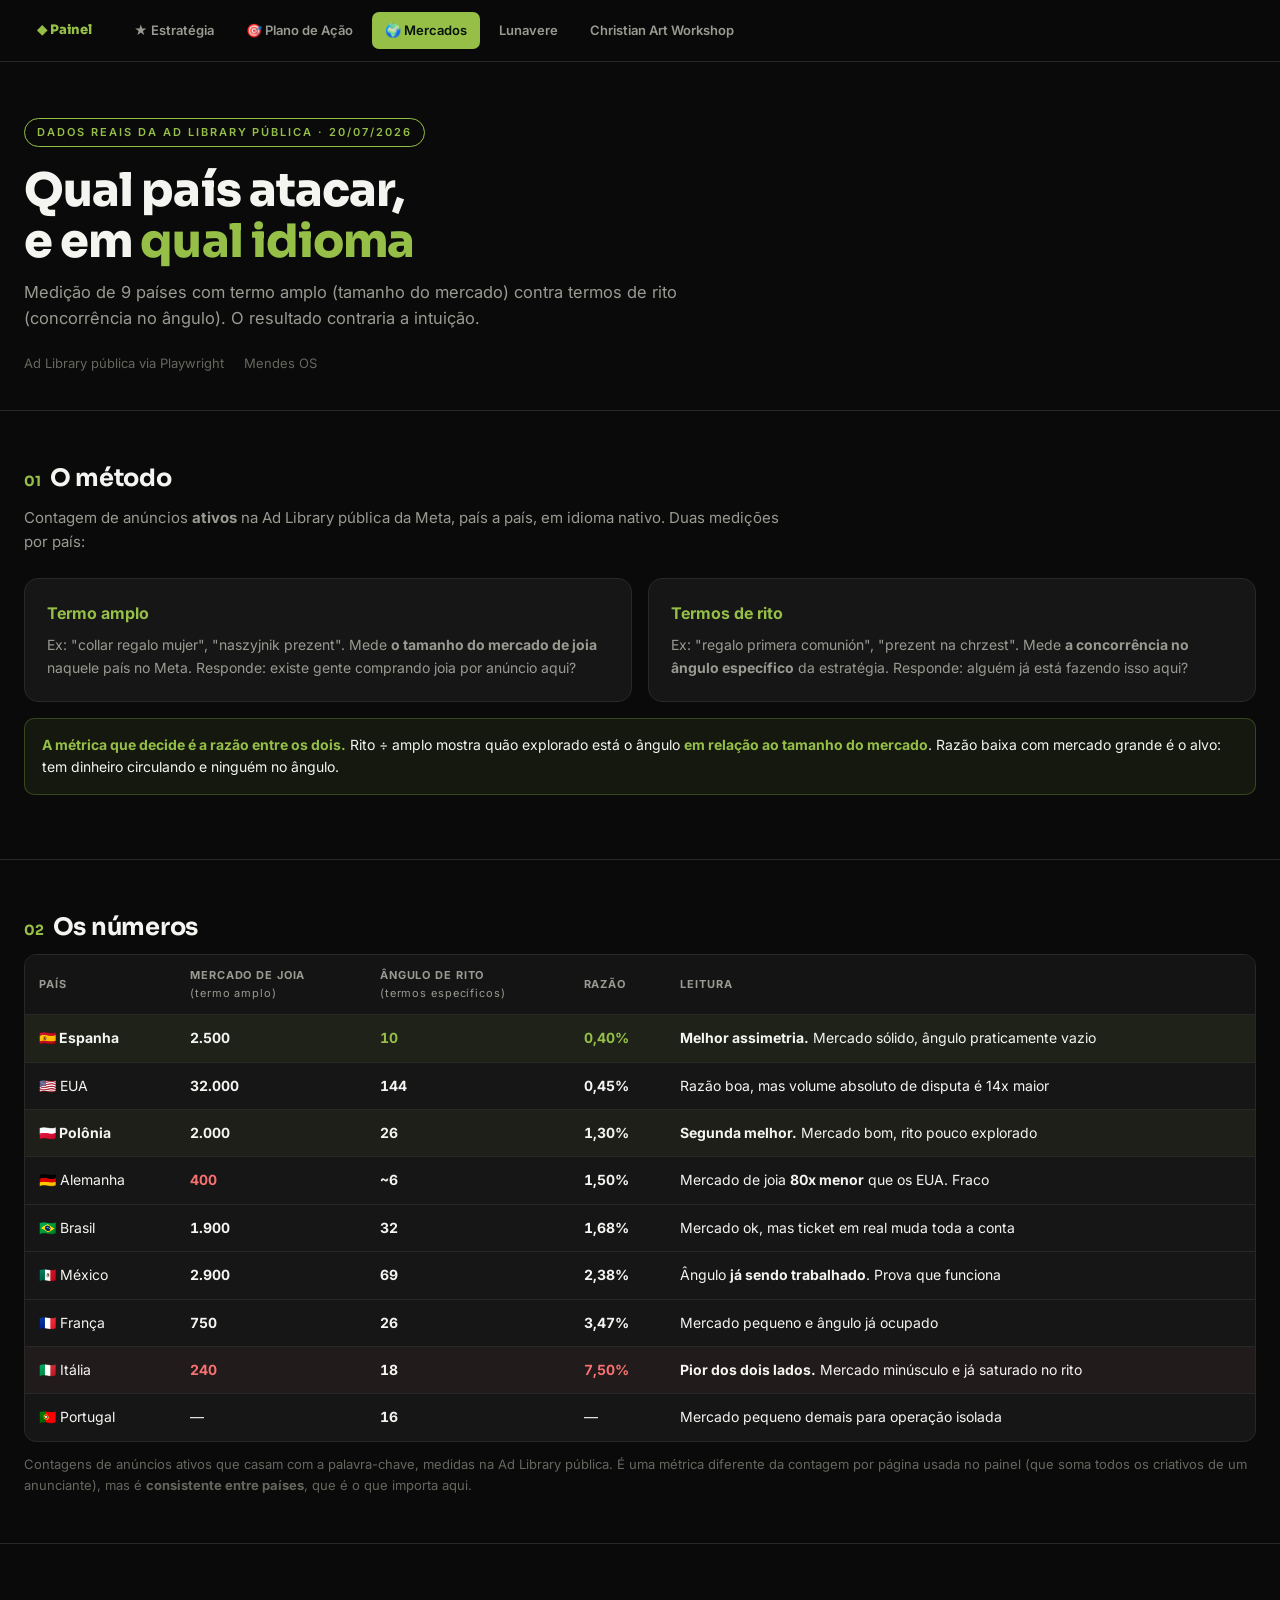
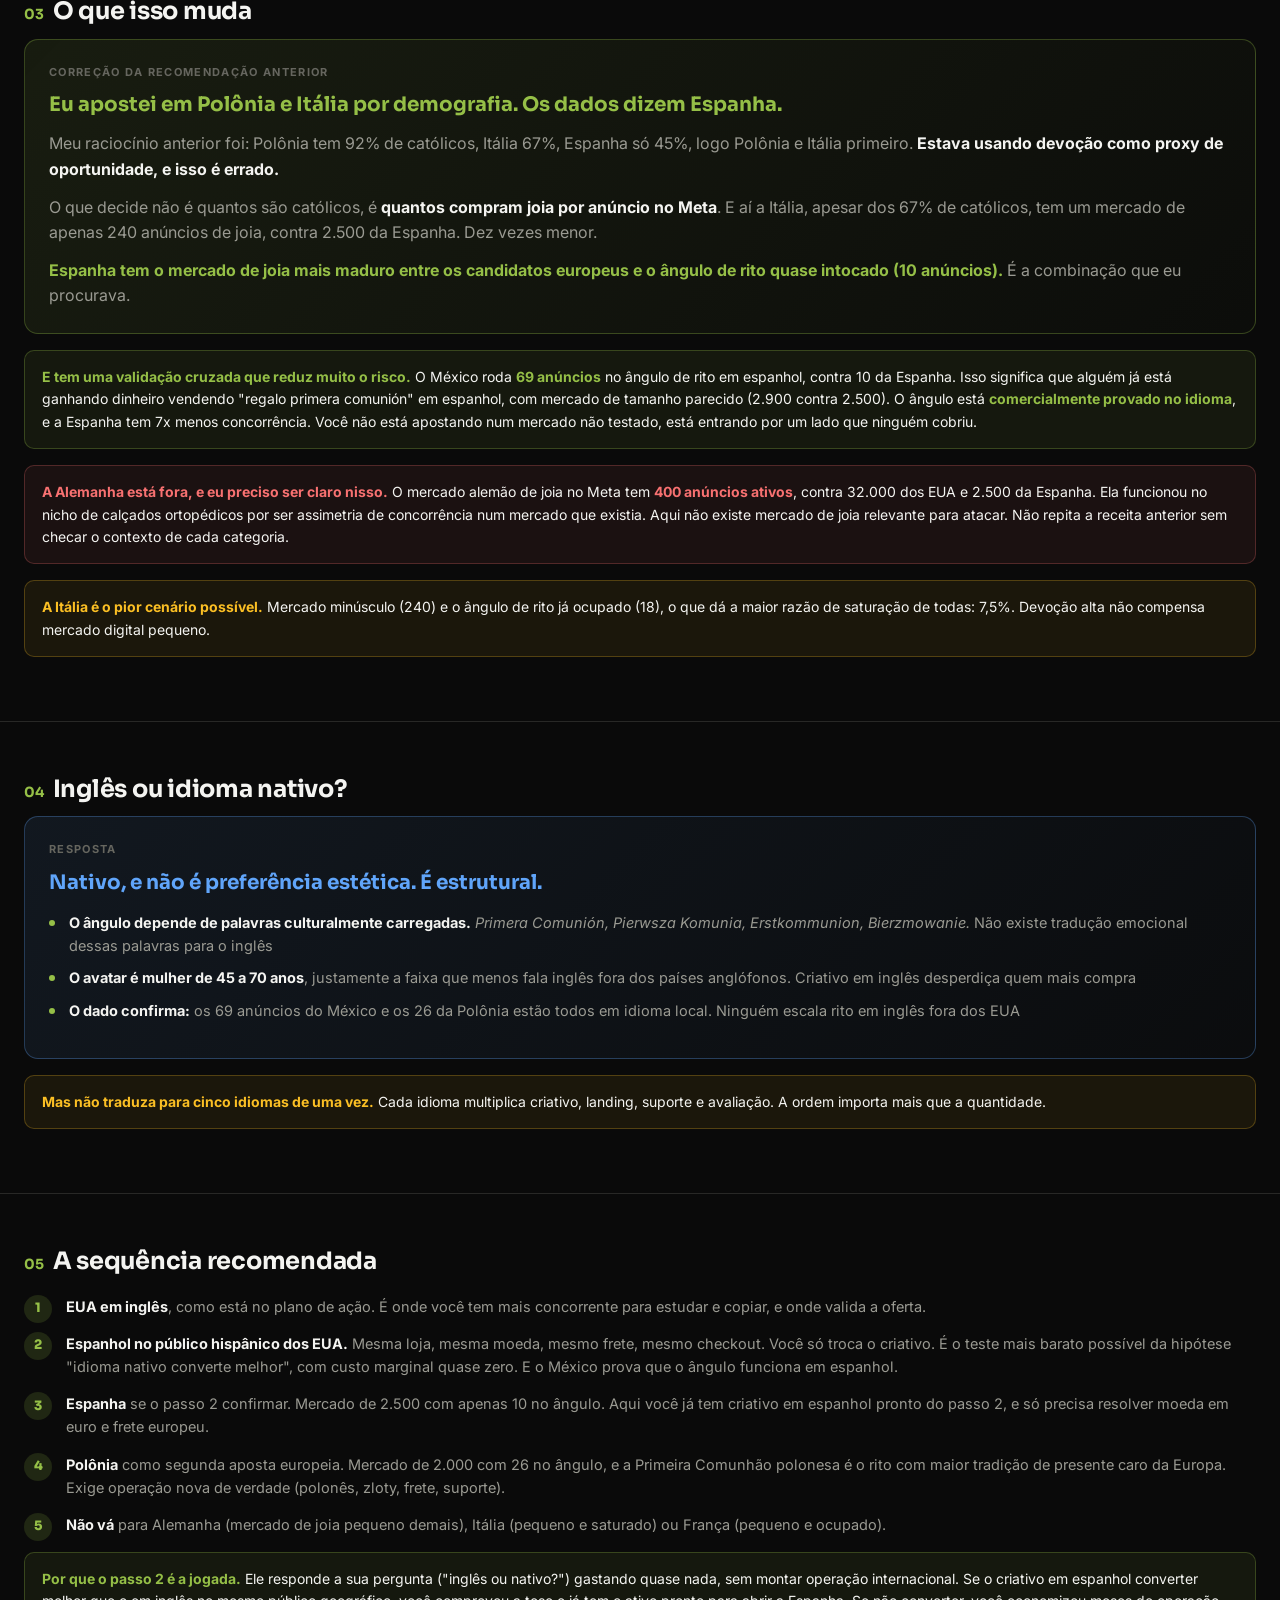
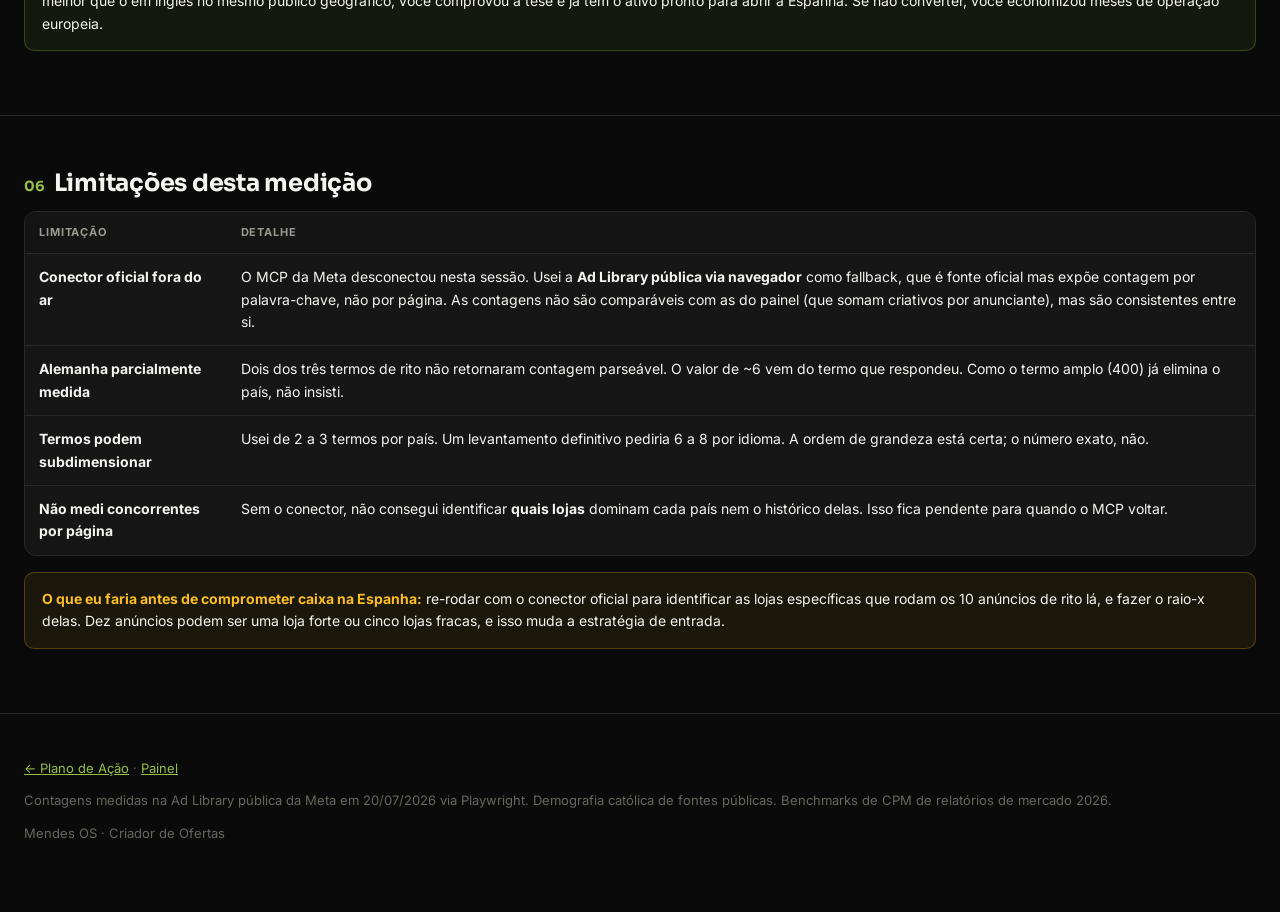
<file: expansao-internacional.html>
<!DOCTYPE html>
<html lang="pt-BR">
<head>
<meta charset="UTF-8">
<meta name="viewport" content="width=device-width, initial-scale=1.0">
<title>Expansão internacional · Qual mercado atacar</title>
<link rel="stylesheet" href="estilo.css">
</head>
<body>
<nav class="nav"><div class="wrap">
<a href="index.html" class="home">◆ Painel</a>
<a href="estrategia.html">★ Estratégia</a>
<a href="plano-de-acao.html">🎯 Plano de Ação</a>
<a href="expansao-internacional.html" class="on">🌍 Mercados</a>
<a href="loja-lunavere.html">Lunavere</a>
<a href="loja-cartworkshop.html">Christian Art Workshop</a>
</div></nav>

<header><div class="wrap">
<div class="tag">Dados reais da Ad Library pública · 20/07/2026</div>
<h1>Qual país atacar,<br>e em <em>qual idioma</em></h1>
<p class="sub">Medição de 9 países com termo amplo (tamanho do mercado) contra termos de rito (concorrência no ângulo). O resultado contraria a intuição.</p>
<div class="meta"><span>Ad Library pública via Playwright</span><span>Mendes OS</span></div>
</div></header>

<section><div class="wrap">
<h2><span class="n">01</span>O método</h2>
<p class="lead">Contagem de anúncios <b>ativos</b> na Ad Library pública da Meta, país a país, em idioma nativo. Duas medições por país:</p>
<div class="grid g2">
<div class="card">
<b style="color:var(--acc)">Termo amplo</b>
<p style="color:var(--dim);font-size:14px;margin-top:8px">Ex: "collar regalo mujer", "naszyjnik prezent". Mede <b>o tamanho do mercado de joia</b> naquele país no Meta. Responde: existe gente comprando joia por anúncio aqui?</p>
</div>
<div class="card">
<b style="color:var(--acc)">Termos de rito</b>
<p style="color:var(--dim);font-size:14px;margin-top:8px">Ex: "regalo primera comunión", "prezent na chrzest". Mede <b>a concorrência no ângulo específico</b> da estratégia. Responde: alguém já está fazendo isso aqui?</p>
</div>
</div>
<div class="note good"><b>A métrica que decide é a razão entre os dois.</b> Rito ÷ amplo mostra quão explorado está o ângulo <b>em relação ao tamanho do mercado</b>. Razão baixa com mercado grande é o alvo: tem dinheiro circulando e ninguém no ângulo.</div>
</div></section>

<section><div class="wrap">
<h2><span class="n">02</span>Os números</h2>
<div class="tblwrap">
<table>
<thead><tr><th>País</th><th>Mercado de joia<br><span style="font-weight:400;text-transform:none">(termo amplo)</span></th><th>Ângulo de rito<br><span style="font-weight:400;text-transform:none">(termos específicos)</span></th><th>Razão</th><th>Leitura</th></tr></thead>
<tbody>
<tr style="background:rgba(149,191,71,.07)"><td><b>🇪🇸 Espanha</b></td><td class="num">2.500</td><td class="num up">10</td><td class="num up">0,40%</td><td><b>Melhor assimetria.</b> Mercado sólido, ângulo praticamente vazio</td></tr>
<tr><td>🇺🇸 EUA</td><td class="num">32.000</td><td class="num">144</td><td class="num">0,45%</td><td>Razão boa, mas volume absoluto de disputa é 14x maior</td></tr>
<tr style="background:rgba(149,191,71,.05)"><td><b>🇵🇱 Polônia</b></td><td class="num">2.000</td><td class="num">26</td><td class="num">1,30%</td><td><b>Segunda melhor.</b> Mercado bom, rito pouco explorado</td></tr>
<tr><td>🇩🇪 Alemanha</td><td class="num down">400</td><td class="num">~6</td><td class="num">1,50%</td><td>Mercado de joia <b>80x menor</b> que os EUA. Fraco</td></tr>
<tr><td>🇧🇷 Brasil</td><td class="num">1.900</td><td class="num">32</td><td class="num">1,68%</td><td>Mercado ok, mas ticket em real muda toda a conta</td></tr>
<tr><td>🇲🇽 México</td><td class="num">2.900</td><td class="num">69</td><td class="num">2,38%</td><td>Ângulo <b>já sendo trabalhado</b>. Prova que funciona</td></tr>
<tr><td>🇫🇷 França</td><td class="num">750</td><td class="num">26</td><td class="num">3,47%</td><td>Mercado pequeno e ângulo já ocupado</td></tr>
<tr style="background:rgba(248,113,113,.05)"><td>🇮🇹 Itália</td><td class="num down">240</td><td class="num">18</td><td class="num down">7,50%</td><td><b>Pior dos dois lados.</b> Mercado minúsculo e já saturado no rito</td></tr>
<tr><td>🇵🇹 Portugal</td><td>—</td><td class="num">16</td><td>—</td><td>Mercado pequeno demais para operação isolada</td></tr>
</tbody>
</table>
</div>
<p style="font-size:13px;color:var(--dim2);margin-top:12px">Contagens de anúncios ativos que casam com a palavra-chave, medidas na Ad Library pública. É uma métrica diferente da contagem por página usada no painel (que soma todos os criativos de um anunciante), mas é <b>consistente entre países</b>, que é o que importa aqui.</p>
</div></section>

<section><div class="wrap">
<h2><span class="n">03</span>O que isso muda</h2>

<div class="op">
<div class="r">Correção da recomendação anterior</div>
<h3>Eu apostei em Polônia e Itália por demografia. Os dados dizem Espanha.</h3>
<p style="color:var(--dim);margin-bottom:12px">Meu raciocínio anterior foi: Polônia tem 92% de católicos, Itália 67%, Espanha só 45%, logo Polônia e Itália primeiro. <b style="color:var(--txt)">Estava usando devoção como proxy de oportunidade, e isso é errado.</b></p>
<p style="color:var(--dim);margin-bottom:12px">O que decide não é quantos são católicos, é <b style="color:var(--txt)">quantos compram joia por anúncio no Meta</b>. E aí a Itália, apesar dos 67% de católicos, tem um mercado de apenas 240 anúncios de joia, contra 2.500 da Espanha. Dez vezes menor.</p>
<p style="color:var(--dim)"><b style="color:var(--acc)">Espanha tem o mercado de joia mais maduro entre os candidatos europeus e o ângulo de rito quase intocado (10 anúncios).</b> É a combinação que eu procurava.</p>
</div>

<div class="note good"><b>E tem uma validação cruzada que reduz muito o risco.</b> O México roda <b>69 anúncios</b> no ângulo de rito em espanhol, contra 10 da Espanha. Isso significa que alguém já está ganhando dinheiro vendendo "regalo primera comunión" em espanhol, com mercado de tamanho parecido (2.900 contra 2.500). O ângulo está <b>comercialmente provado no idioma</b>, e a Espanha tem 7x menos concorrência. Você não está apostando num mercado não testado, está entrando por um lado que ninguém cobriu.</div>

<div class="note danger"><b>A Alemanha está fora, e eu preciso ser claro nisso.</b> O mercado alemão de joia no Meta tem <b>400 anúncios ativos</b>, contra 32.000 dos EUA e 2.500 da Espanha. Ela funcionou no nicho de calçados ortopédicos por ser assimetria de concorrência num mercado que existia. Aqui não existe mercado de joia relevante para atacar. Não repita a receita anterior sem checar o contexto de cada categoria.</div>

<div class="note"><b>A Itália é o pior cenário possível.</b> Mercado minúsculo (240) e o ângulo de rito já ocupado (18), o que dá a maior razão de saturação de todas: 7,5%. Devoção alta não compensa mercado digital pequeno.</div>
</div></section>

<section><div class="wrap">
<h2><span class="n">04</span>Inglês ou idioma nativo?</h2>
<div class="op" style="background:linear-gradient(135deg,rgba(96,165,250,.09),rgba(96,165,250,.02));border-color:rgba(96,165,250,.3)">
<div class="r">Resposta</div>
<h3 style="color:var(--info)">Nativo, e não é preferência estética. É estrutural.</h3>
<ul class="cl">
<li><b>O ângulo depende de palavras culturalmente carregadas.</b> <i>Primera Comunión, Pierwsza Komunia, Erstkommunion, Bierzmowanie.</i> Não existe tradução emocional dessas palavras para o inglês</li>
<li><b>O avatar é mulher de 45 a 70 anos</b>, justamente a faixa que menos fala inglês fora dos países anglófonos. Criativo em inglês desperdiça quem mais compra</li>
<li><b>O dado confirma:</b> os 69 anúncios do México e os 26 da Polônia estão todos em idioma local. Ninguém escala rito em inglês fora dos EUA</li>
</ul>
</div>
<div class="note"><b>Mas não traduza para cinco idiomas de uma vez.</b> Cada idioma multiplica criativo, landing, suporte e avaliação. A ordem importa mais que a quantidade.</div>
</div></section>

<section><div class="wrap">
<h2><span class="n">05</span>A sequência recomendada</h2>
<ol class="steps">
<li><b>EUA em inglês</b>, como está no plano de ação. É onde você tem mais concorrente para estudar e copiar, e onde valida a oferta.</li>
<li><b>Espanhol no público hispânico dos EUA.</b> Mesma loja, mesma moeda, mesmo frete, mesmo checkout. Você só troca o criativo. É o teste mais barato possível da hipótese "idioma nativo converte melhor", com custo marginal quase zero. E o México prova que o ângulo funciona em espanhol.</li>
<li><b>Espanha</b> se o passo 2 confirmar. Mercado de 2.500 com apenas 10 no ângulo. Aqui você já tem criativo em espanhol pronto do passo 2, e só precisa resolver moeda em euro e frete europeu.</li>
<li><b>Polônia</b> como segunda aposta europeia. Mercado de 2.000 com 26 no ângulo, e a Primeira Comunhão polonesa é o rito com maior tradição de presente caro da Europa. Exige operação nova de verdade (polonês, zloty, frete, suporte).</li>
<li><b>Não vá</b> para Alemanha (mercado de joia pequeno demais), Itália (pequeno e saturado) ou França (pequeno e ocupado).</li>
</ol>
<div class="note good"><b>Por que o passo 2 é a jogada.</b> Ele responde a sua pergunta ("inglês ou nativo?") gastando quase nada, sem montar operação internacional. Se o criativo em espanhol converter melhor que o em inglês no mesmo público geográfico, você comprovou a tese e já tem o ativo pronto para abrir a Espanha. Se não converter, você economizou meses de operação europeia.</div>
</div></section>

<section><div class="wrap">
<h2><span class="n">06</span>Limitações desta medição</h2>
<div class="tblwrap">
<table>
<thead><tr><th>Limitação</th><th>Detalhe</th></tr></thead>
<tbody>
<tr><td><b>Conector oficial fora do ar</b></td><td>O MCP da Meta desconectou nesta sessão. Usei a <b>Ad Library pública via navegador</b> como fallback, que é fonte oficial mas expõe contagem por palavra-chave, não por página. As contagens não são comparáveis com as do painel (que somam criativos por anunciante), mas são consistentes entre si.</td></tr>
<tr><td><b>Alemanha parcialmente medida</b></td><td>Dois dos três termos de rito não retornaram contagem parseável. O valor de ~6 vem do termo que respondeu. Como o termo amplo (400) já elimina o país, não insisti.</td></tr>
<tr><td><b>Termos podem subdimensionar</b></td><td>Usei de 2 a 3 termos por país. Um levantamento definitivo pediria 6 a 8 por idioma. A ordem de grandeza está certa; o número exato, não.</td></tr>
<tr><td><b>Não medi concorrentes por página</b></td><td>Sem o conector, não consegui identificar <b>quais lojas</b> dominam cada país nem o histórico delas. Isso fica pendente para quando o MCP voltar.</td></tr>
</tbody>
</table>
</div>
<div class="note"><b>O que eu faria antes de comprometer caixa na Espanha:</b> re-rodar com o conector oficial para identificar as lojas específicas que rodam os 10 anúncios de rito lá, e fazer o raio-x delas. Dez anúncios podem ser uma loja forte ou cinco lojas fracas, e isso muda a estratégia de entrada.</div>
</div></section>

<footer><div class="wrap">
<p><a href="plano-de-acao.html">← Plano de Ação</a> · <a href="index.html">Painel</a></p>
<p style="margin-top:12px">Contagens medidas na Ad Library pública da Meta em 20/07/2026 via Playwright. Demografia católica de fontes públicas. Benchmarks de CPM de relatórios de mercado 2026.</p>
<p style="margin-top:12px;color:var(--dim2)">Mendes OS · Criador de Ofertas</p>
</div></footer>
</body></html>
</file>
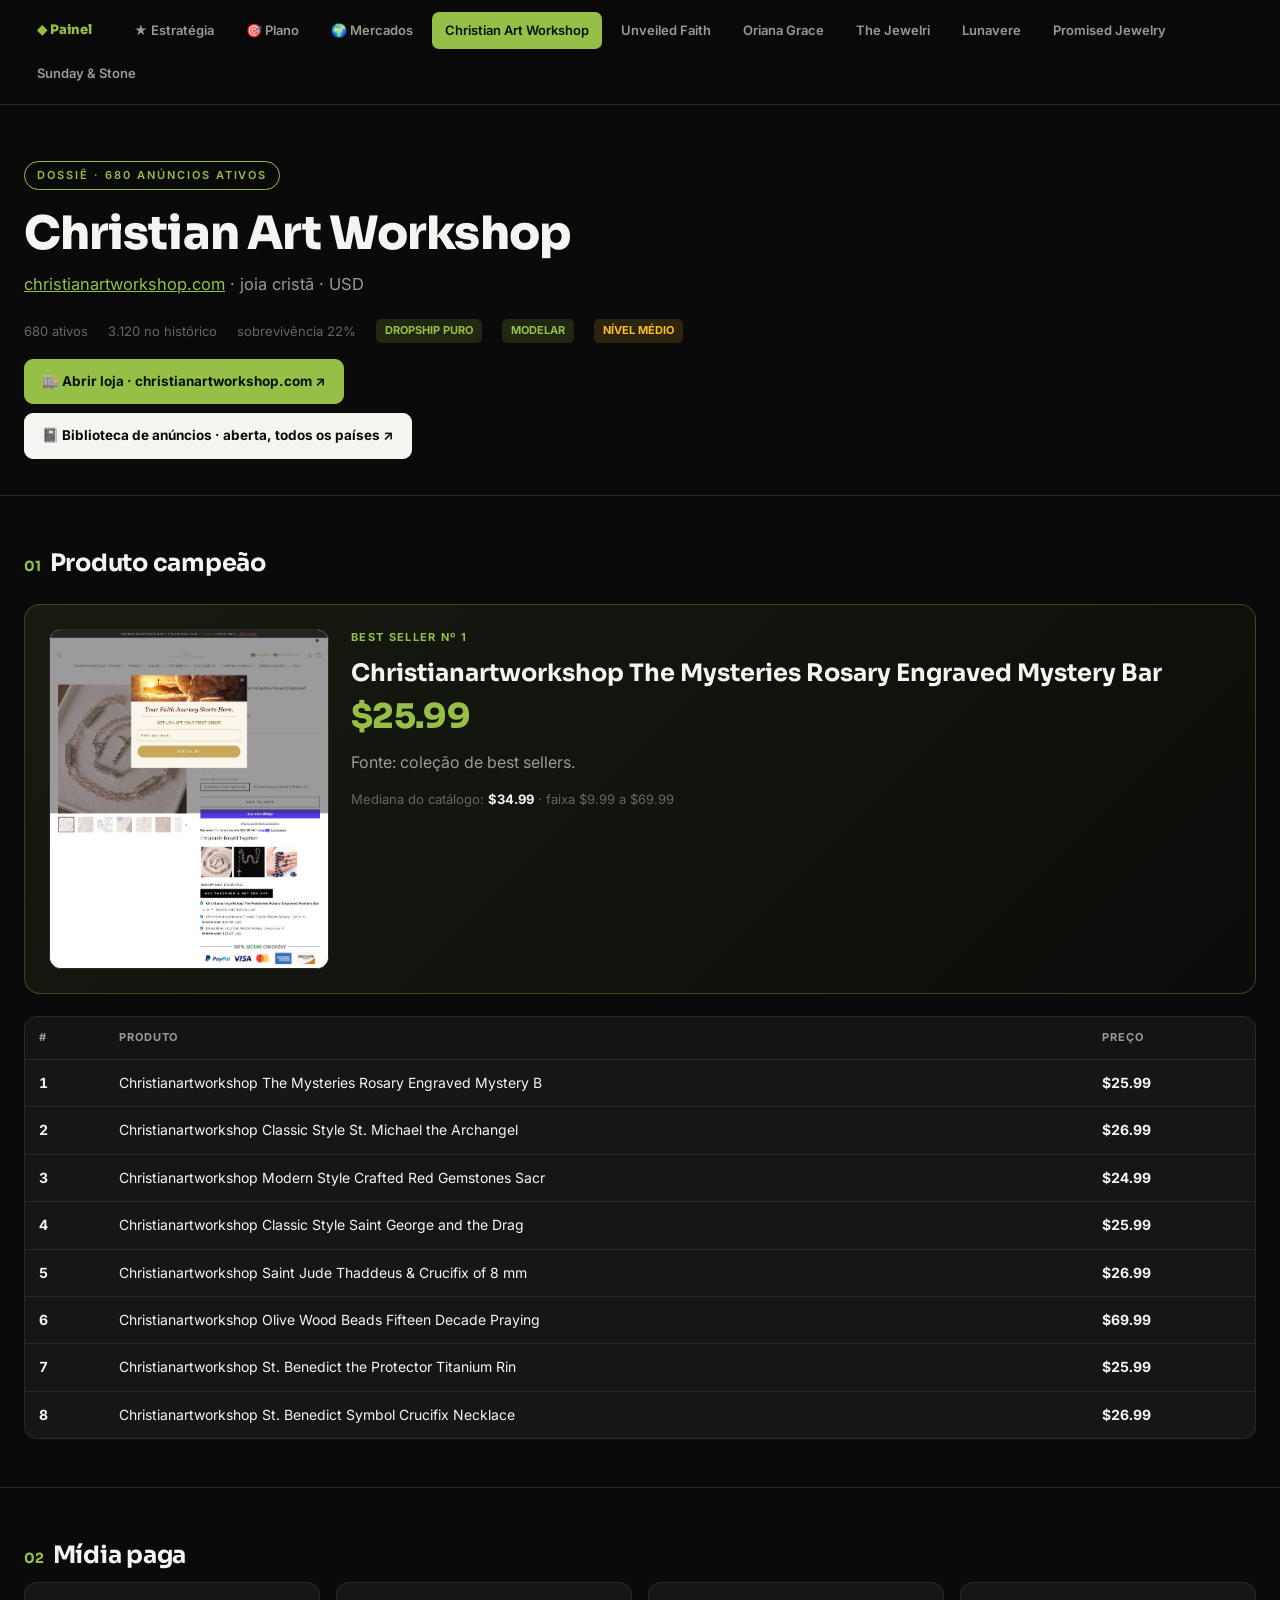
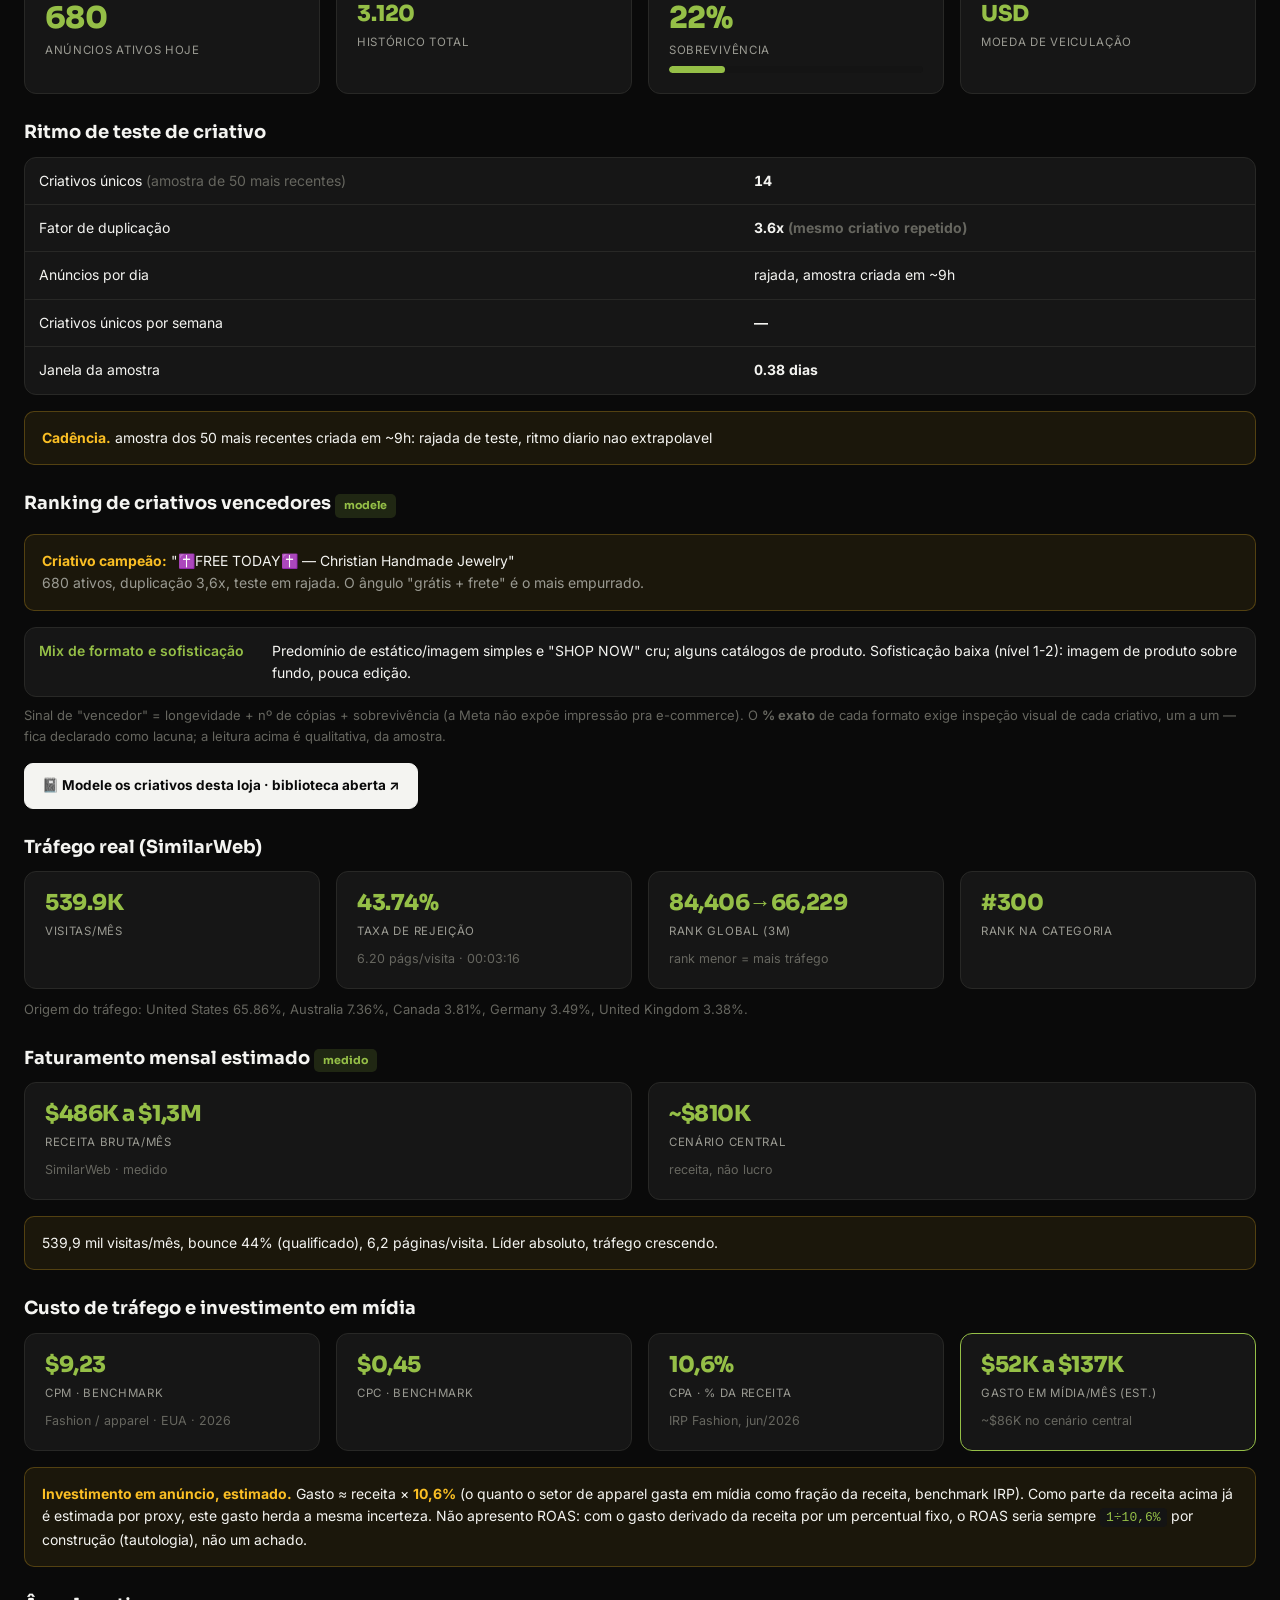
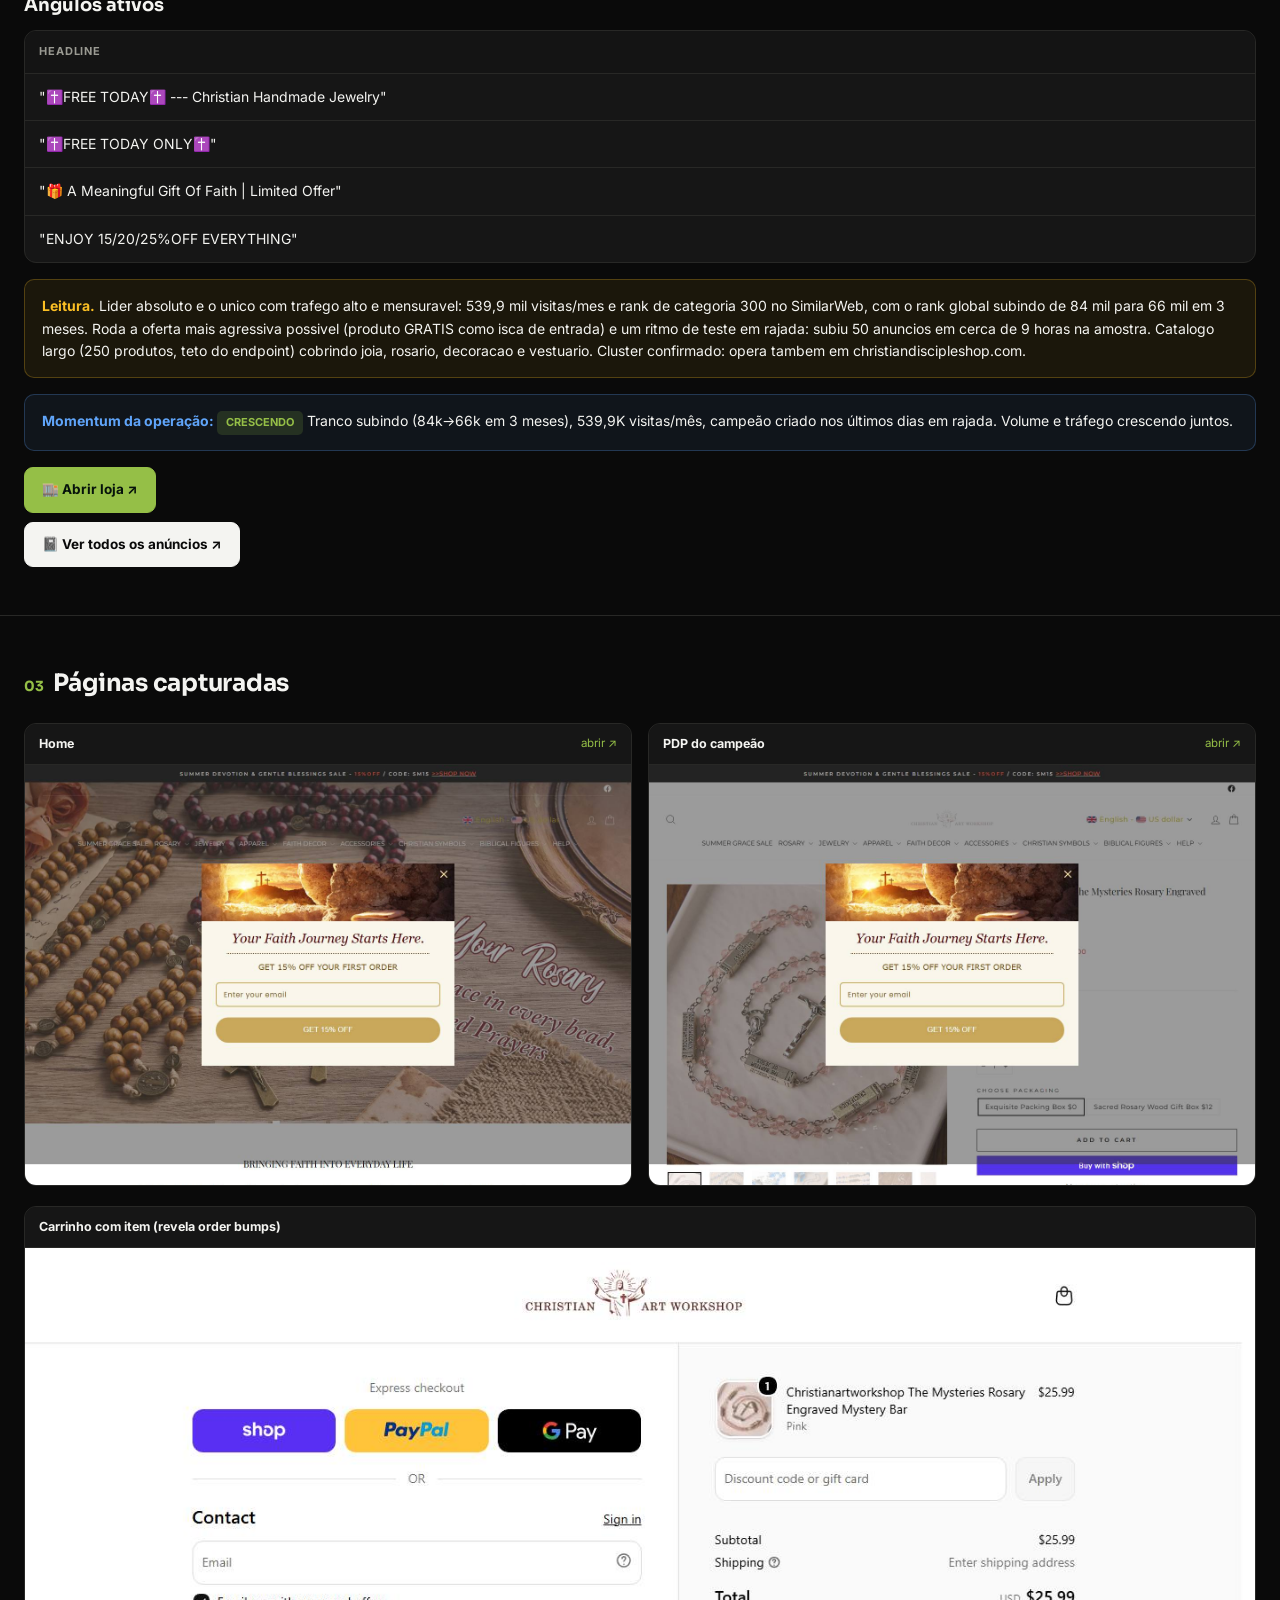
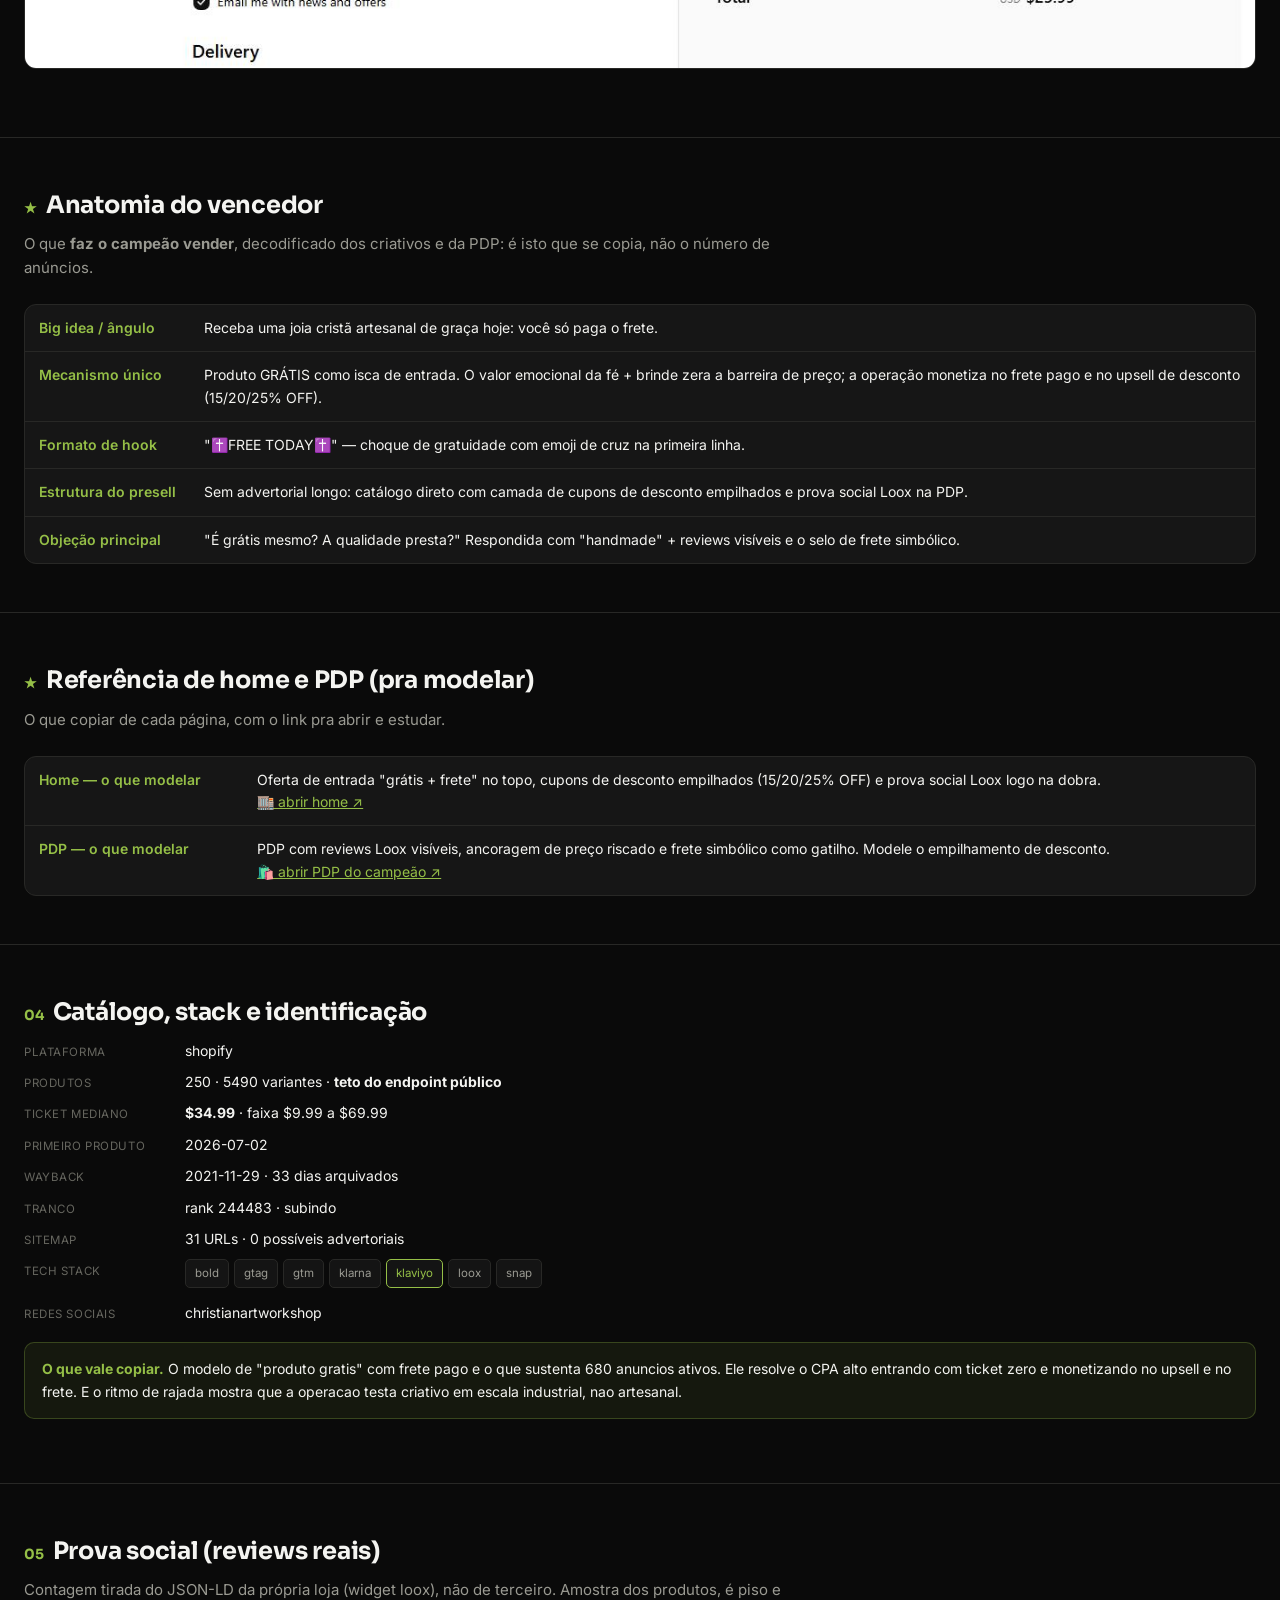
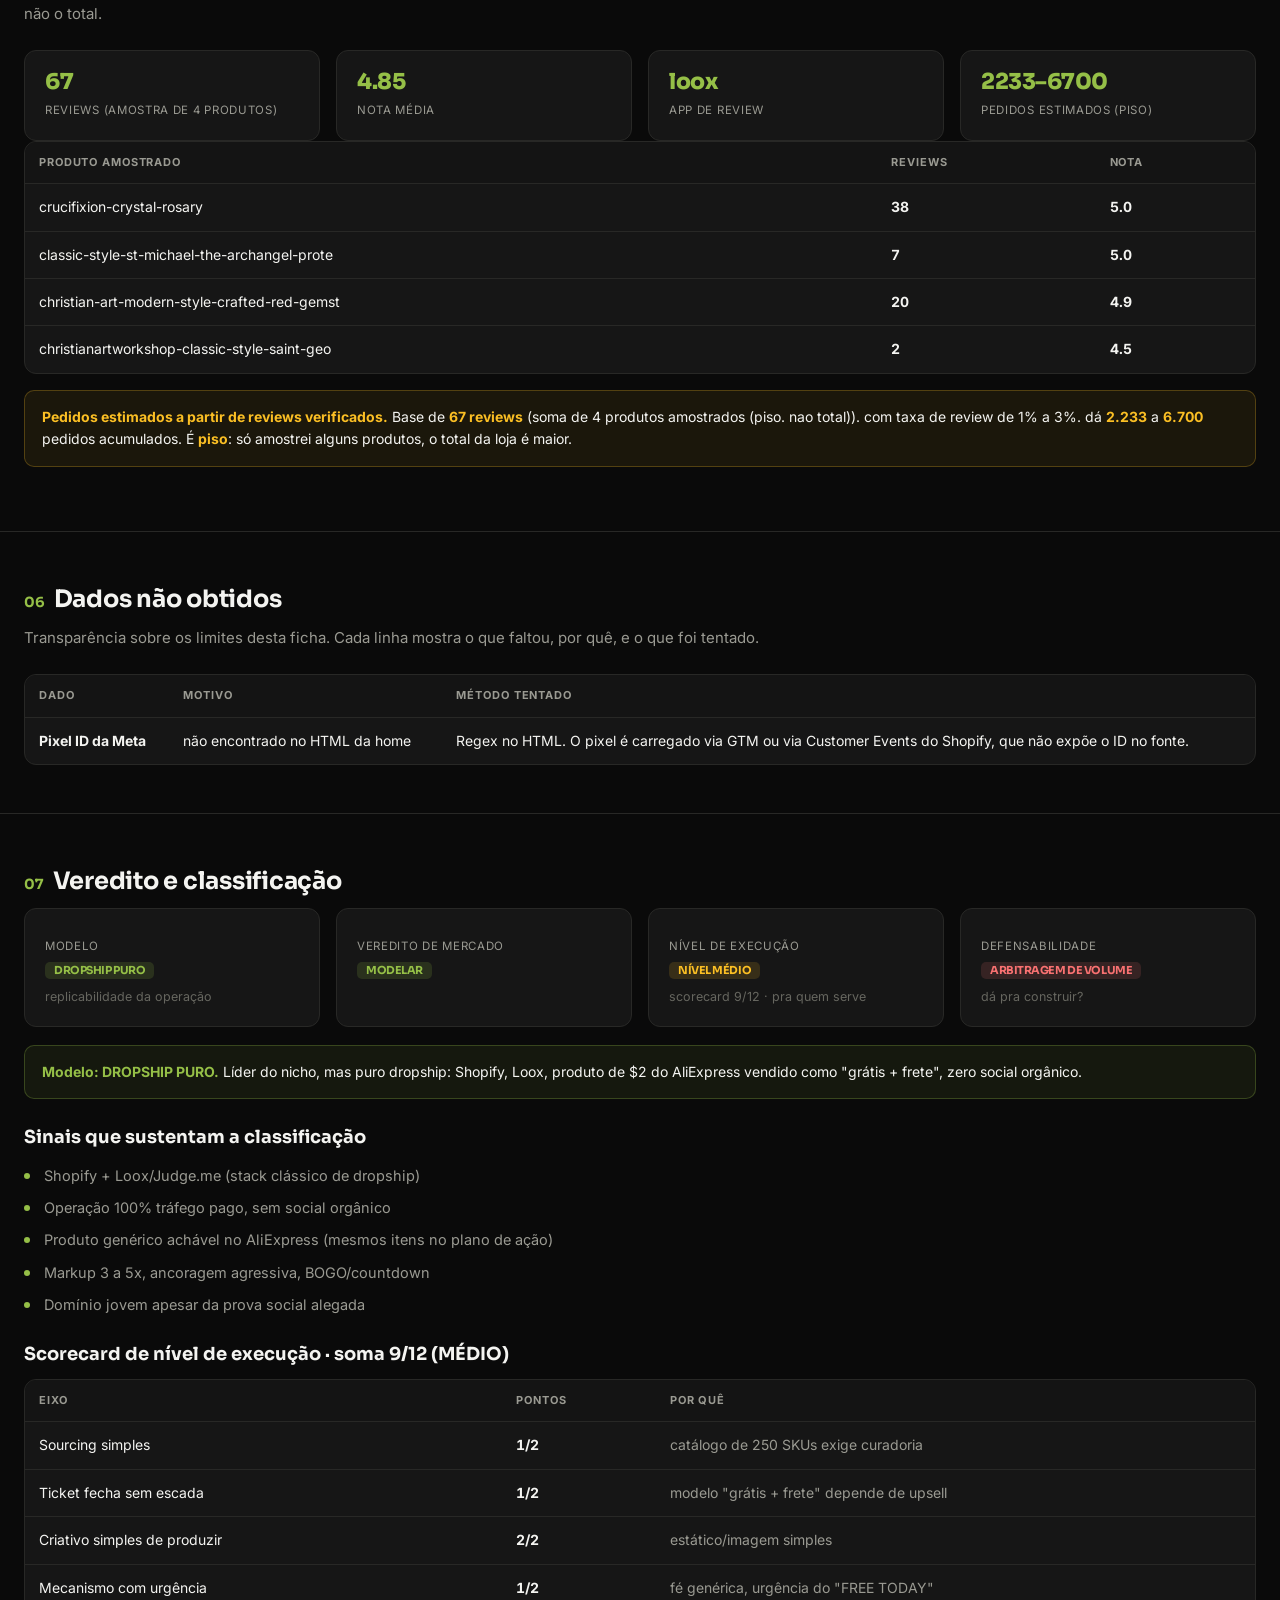
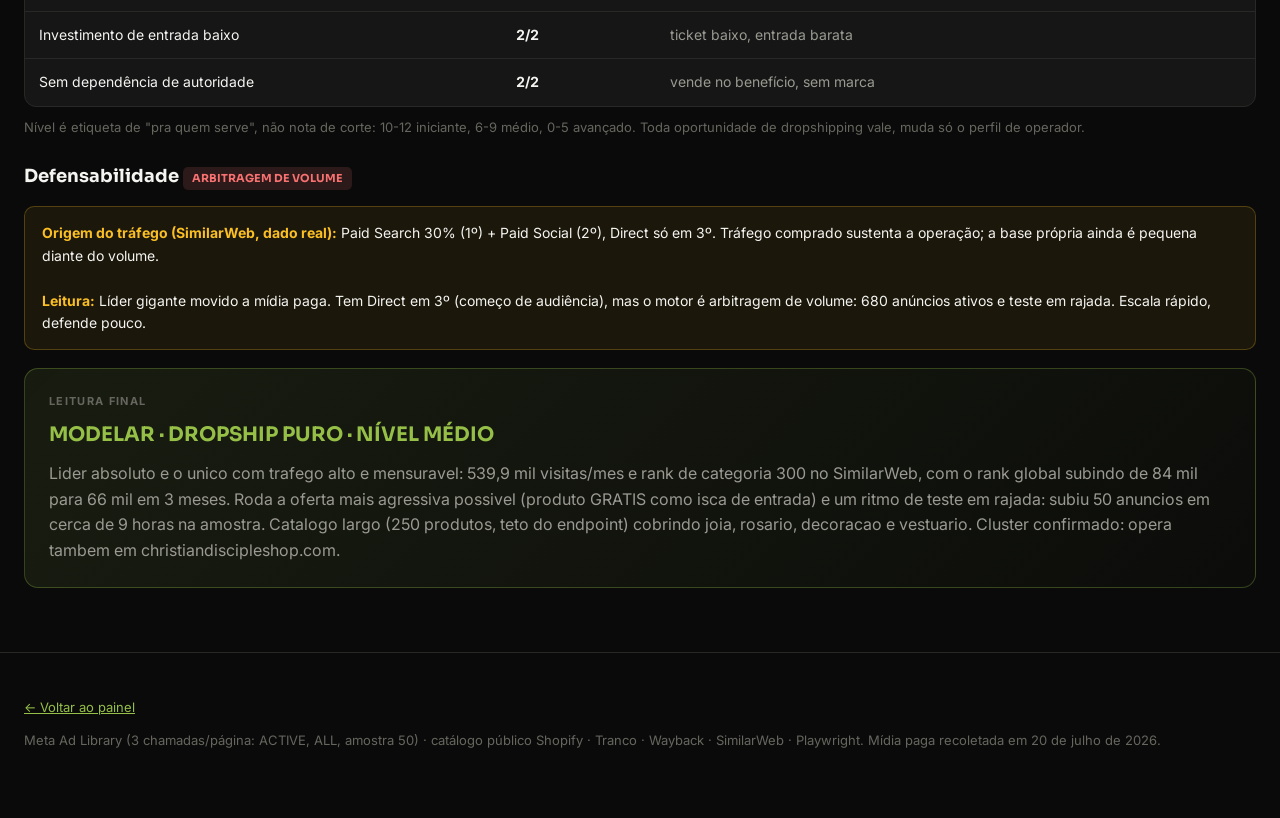
<file: loja-cartworkshop.html>
<!DOCTYPE html>
<html lang="pt-BR"><head><meta charset="UTF-8">
<meta name="viewport" content="width=device-width, initial-scale=1.0">
<title>Christian Art Workshop · Raio-X</title><link rel="stylesheet" href="estilo.css"></head><body>
<nav class="nav"><div class="wrap">
<a href="index.html" class="home">◆ Painel</a>
<a href="estrategia.html">★ Estratégia</a>
<a href="plano-de-acao.html">🎯 Plano</a>
<a href="mercados.html">🌍 Mercados</a>
<a href="loja-cartworkshop.html" class="on">Christian Art Workshop</a>
<a href="loja-unveiled.html">Unveiled Faith</a>
<a href="loja-oriana.html">Oriana Grace</a>
<a href="loja-jewelri.html">The Jewelri</a>
<a href="loja-lunavere.html">Lunavere</a>
<a href="loja-promised.html">Promised Jewelry</a>
<a href="loja-sundaystone.html">Sunday & Stone</a>
</div></nav>
<header><div class="wrap">
<div class="tag">Dossiê · 680 anúncios ativos</div>
<h1>Christian Art Workshop</h1>
<p class="sub"><a href="https://christianartworkshop.com" target="_blank">christianartworkshop.com</a> · joia cristã · USD</p>
<div class="meta"><span>680 ativos</span><span>3.120 no histórico</span>
<span>sobrevivência 22%</span><span class="pill p-a">DROPSHIP PURO</span><span class="pill p-a">MODELAR</span><span class="pill p-b">NÍVEL MÉDIO</span></div>
<div class="toplinks">
<a class="adlib store" href="https://christianartworkshop.com" target="_blank">🏬 Abrir loja · christianartworkshop.com ↗</a>
<a class="adlib" href="https://www.facebook.com/ads/library/?active_status=all&ad_type=all&country=ALL&view_all_page_id=252427264614934" target="_blank">📓 Biblioteca de anúncios · aberta, todos os países ↗</a>
</div>
</div></header>

<section><div class="wrap"><h2><span class="n">01</span>Produto campeão</h2>
<div class="hero-prod">
<img src="prints/cartworkshop-pdp.jpg" alt="Christian Art Workshop" style="object-fit:cover;object-position:top;max-height:340px">
<div><div class="r">Best seller nº 1</div>
<h3>Christianartworkshop The Mysteries Rosary Engraved Mystery Bar</h3>
<div class="preco">$25.99</div>
<p style="color:var(--dim);margin:14px 0">Fonte: coleção de best sellers.</p>
<p style="color:var(--dim2);font-size:13px">Mediana do catálogo: <b style="color:var(--txt)">$34.99</b> ·
faixa $9.99 a $69.99</p></div></div>
<div class="tblwrap"><table><thead><tr><th>#</th><th>Produto</th><th>Preço</th></tr></thead><tbody><tr><td class='num'>1</td><td>Christianartworkshop The Mysteries Rosary Engraved Mystery B</td><td class='num'>$25.99</td></tr><tr><td class='num'>2</td><td>Christianartworkshop Classic Style St. Michael the Archangel</td><td class='num'>$26.99</td></tr><tr><td class='num'>3</td><td>Christianartworkshop Modern Style Crafted Red Gemstones Sacr</td><td class='num'>$24.99</td></tr><tr><td class='num'>4</td><td>Christianartworkshop Classic Style Saint George and the Drag</td><td class='num'>$25.99</td></tr><tr><td class='num'>5</td><td>Christianartworkshop Saint Jude Thaddeus & Crucifix of 8 mm </td><td class='num'>$26.99</td></tr><tr><td class='num'>6</td><td>Christianartworkshop Olive Wood Beads Fifteen Decade Praying</td><td class='num'>$69.99</td></tr><tr><td class='num'>7</td><td>Christianartworkshop St. Benedict the Protector Titanium Rin</td><td class='num'>$25.99</td></tr><tr><td class='num'>8</td><td>Christianartworkshop St. Benedict Symbol Crucifix Necklace</td><td class='num'>$26.99</td></tr></tbody></table></div>
</div></section>

<section><div class="wrap"><h2><span class="n">02</span>Mídia paga</h2>
<div class="grid g4">
<div class="stat"><div class="v">680</div><div class="l">anúncios ativos hoje</div></div>
<div class="stat"><div class="v sm">3.120</div><div class="l">histórico total</div></div>
<div class="stat"><div class="v">22%</div><div class="l">sobrevivência</div><div class="bar"><i style="width:22%"></i></div></div>
<div class="stat"><div class="v sm">USD</div><div class="l">moeda de veiculação</div></div>
</div>

<h3>Ritmo de teste de criativo</h3>
<div class="tblwrap"><table><tbody>
<tr><td>Criativos únicos <span style="color:var(--dim2)">(amostra de 50 mais recentes)</span></td><td class="num"><b>14</b></td></tr>
<tr><td>Fator de duplicação</td><td class="num">3.6x <span style="color:var(--dim2)">(mesmo criativo repetido)</span></td></tr>
<tr><td>Anúncios por dia</td><td>rajada, amostra criada em ~9h</td></tr>
<tr><td>Criativos únicos por semana</td><td class="num">—</td></tr>
<tr><td>Janela da amostra</td><td class="num">0.38 dias</td></tr>
</tbody></table></div>
<div class="note"><b>Cadência.</b> amostra dos 50 mais recentes criada em ~9h: rajada de teste, ritmo diario nao extrapolavel</div>

<h3>Ranking de criativos vencedores <span class="pill p-a">modele</span></h3>
<div class="note"><b>Criativo campeão:</b> "✝️FREE TODAY✝️ — Christian Handmade Jewelry"<br><span style="color:var(--dim)">680 ativos, duplicação 3,6x, teste em rajada. O ângulo "grátis + frete" é o mais empurrado.</span></div>
<div class="tblwrap"><table><tbody>
<tr><td style="white-space:nowrap;color:var(--acc);font-weight:600">Mix de formato e sofisticação</td><td>Predomínio de estático/imagem simples e "SHOP NOW" cru; alguns catálogos de produto. Sofisticação baixa (nível 1-2): imagem de produto sobre fundo, pouca edição.</td></tr>
</tbody></table></div>
<p style="color:var(--dim2);font-size:13px;margin:8px 0 0">Sinal de "vencedor" = longevidade + nº de cópias + sobrevivência (a Meta não expõe impressão pra e-commerce). O <b>% exato</b> de cada formato exige inspeção visual de cada criativo, um a um — fica declarado como lacuna; a leitura acima é qualitativa, da amostra.</p>
<div class="toplinks"><a class="adlib" href="https://www.facebook.com/ads/library/?active_status=all&ad_type=all&country=ALL&view_all_page_id=252427264614934" target="_blank">📓 Modele os criativos desta loja · biblioteca aberta ↗</a></div>

<h3>Tráfego real (SimilarWeb)</h3>
<div class="grid g4"><div class="stat"><div class="v sm">539.9K</div><div class="l">visitas/mês</div></div><div class="stat"><div class="v sm">43.74%</div><div class="l">taxa de rejeição</div><div class="d">6.20 págs/visita · 00:03:16</div></div><div class="stat"><div class="v sm up">84,406→66,229</div><div class="l">rank global (3m)</div><div class="d">rank menor = mais tráfego</div></div><div class="stat"><div class="v sm">#300</div><div class="l">rank na categoria</div></div></div><p style="color:var(--dim2);font-size:13px;margin-top:10px">Origem do tráfego: United States 65.86%, Australia 7.36%, Canada 3.81%, Germany 3.49%, United Kingdom 3.38%.</p>

<h3>Faturamento mensal estimado <span class="pill p-a">medido</span></h3>
<div class="grid g4">
<div class="stat"><div class="v sm">$486K a $1,3M</div><div class="l">receita bruta/mês</div><div class="d">SimilarWeb · medido</div></div>
<div class="stat"><div class="v sm">~$810K</div><div class="l">cenário central</div><div class="d">receita, não lucro</div></div>
</div>
<div class="note">539,9 mil visitas/mês, bounce 44% (qualificado), 6,2 páginas/visita. Líder absoluto, tráfego crescendo.</div>

<h3>Custo de tráfego e investimento em mídia</h3>
<div class="grid g4">
<div class="stat"><div class="v sm">$9,23</div><div class="l">CPM · benchmark</div><div class="d">Fashion / apparel · EUA · 2026</div></div>
<div class="stat"><div class="v sm">$0,45</div><div class="l">CPC · benchmark</div></div>
<div class="stat"><div class="v sm">10,6%</div><div class="l">CPA · % da receita</div><div class="d">IRP Fashion, jun/2026</div></div>
<div class="stat" style="border-color:var(--acc)"><div class="v sm">$52K a $137K</div><div class="l">gasto em mídia/mês (est.)</div><div class="d">~$86K no cenário central</div></div>
</div>
<div class="note"><b>Investimento em anúncio, estimado.</b> Gasto ≈ receita × <b>10,6%</b> (o quanto o setor de apparel gasta em mídia como fração da receita, benchmark IRP). Como parte da receita acima já é estimada por proxy, este gasto herda a mesma incerteza. Não apresento ROAS: com o gasto derivado da receita por um percentual fixo, o ROAS seria sempre <code>1÷10,6%</code> por construção (tautologia), não um achado.</div>
<h3>Ângulos ativos</h3><div class="tblwrap"><table><thead><tr><th>Headline</th></tr></thead><tbody><tr><td>"✝️FREE TODAY✝️ --- Christian Handmade Jewelry"</td></tr><tr><td>"✝️FREE TODAY ONLY✝️"</td></tr><tr><td>"🎁 A Meaningful Gift Of Faith | Limited Offer"</td></tr><tr><td>"ENJOY 15/20/25%OFF EVERYTHING"</td></tr></tbody></table></div>
<div class="note"><b>Leitura.</b> Lider absoluto e o unico com trafego alto e mensuravel: 539,9 mil visitas/mes e rank de categoria 300 no SimilarWeb, com o rank global subindo de 84 mil para 66 mil em 3 meses. Roda a oferta mais agressiva possivel (produto GRATIS como isca de entrada) e um ritmo de teste em rajada: subiu 50 anuncios em cerca de 9 horas na amostra. Catalogo largo (250 produtos, teto do endpoint) cobrindo joia, rosario, decoracao e vestuario. Cluster confirmado: opera tambem em christiandiscipleshop.com.</div>
<div class="note info" style="margin-top:14px"><b>Momentum da operação: <span class="pill p-a">CRESCENDO</span></b> Tranco subindo (84k→66k em 3 meses), 539,9K visitas/mês, campeão criado nos últimos dias em rajada. Volume e tráfego crescendo juntos.</div>
<div class="toplinks"><a class="adlib store" href="https://christianartworkshop.com" target="_blank">🏬 Abrir loja ↗</a>
<a class="adlib" href="https://www.facebook.com/ads/library/?active_status=all&ad_type=all&country=ALL&view_all_page_id=252427264614934" target="_blank">📓 Ver todos os anúncios ↗</a></div>
</div></section>

<section><div class="wrap"><h2><span class="n">03</span>Páginas capturadas</h2>
<div class="shots">
<div class="shot"><div class="cap"><b>Home</b><a href="https://christianartworkshop.com" target="_blank">abrir ↗</a></div><div class="frame"><img src="prints/cartworkshop-home.jpg"></div></div>
<div class="shot"><div class="cap"><b>PDP do campeão</b><a href="https://christianartworkshop.com/products/crucifixion-crystal-rosary" target="_blank">abrir ↗</a></div><div class="frame"><img src="prints/cartworkshop-pdp.jpg"></div></div>
</div>
<div class="shots"><div class="shot" style="grid-column:1/-1"><div class="cap"><b>Carrinho com item (revela order bumps)</b></div><div class="frame"><img src="prints/cartworkshop-carrinho.jpg"></div></div></div>
</div></section>

<section><div class="wrap"><h2><span class="n">★</span>Anatomia do vencedor</h2>
<p class="lead">O que <b>faz o campeão vender</b>, decodificado dos criativos e da PDP: é isto que se copia, não o número de anúncios.</p>
<div class="tblwrap"><table><tbody><tr><td style='white-space:nowrap;color:var(--acc);font-weight:600'>Big idea / ângulo</td><td>Receba uma joia cristã artesanal de graça hoje: você só paga o frete.</td></tr><tr><td style='white-space:nowrap;color:var(--acc);font-weight:600'>Mecanismo único</td><td>Produto GRÁTIS como isca de entrada. O valor emocional da fé + brinde zera a barreira de preço; a operação monetiza no frete pago e no upsell de desconto (15/20/25% OFF).</td></tr><tr><td style='white-space:nowrap;color:var(--acc);font-weight:600'>Formato de hook</td><td>"✝️FREE TODAY✝️" — choque de gratuidade com emoji de cruz na primeira linha.</td></tr><tr><td style='white-space:nowrap;color:var(--acc);font-weight:600'>Estrutura do presell</td><td>Sem advertorial longo: catálogo direto com camada de cupons de desconto empilhados e prova social Loox na PDP.</td></tr><tr><td style='white-space:nowrap;color:var(--acc);font-weight:600'>Objeção principal</td><td>"É grátis mesmo? A qualidade presta?" Respondida com "handmade" + reviews visíveis e o selo de frete simbólico.</td></tr></tbody></table></div>
</div></section>

<section><div class="wrap"><h2><span class="n">★</span>Referência de home e PDP (pra modelar)</h2>
<p class="lead">O que copiar de cada página, com o link pra abrir e estudar.</p>
<div class="tblwrap"><table><tbody>
<tr><td style="white-space:nowrap;color:var(--acc);font-weight:600">Home — o que modelar</td><td>Oferta de entrada "grátis + frete" no topo, cupons de desconto empilhados (15/20/25% OFF) e prova social Loox logo na dobra.<br><a href="https://christianartworkshop.com" target="_blank" style="color:var(--acc)">🏬 abrir home ↗</a></td></tr>
<tr><td style="white-space:nowrap;color:var(--acc);font-weight:600">PDP — o que modelar</td><td>PDP com reviews Loox visíveis, ancoragem de preço riscado e frete simbólico como gatilho. Modele o empilhamento de desconto.<br><a href="https://christianartworkshop.com/products/crucifixion-crystal-rosary" target="_blank" style="color:var(--acc)">🛍️ abrir PDP do campeão ↗</a></td></tr>
</tbody></table></div>
</div></section>

<section><div class="wrap"><h2><span class="n">04</span>Catálogo, stack e identificação</h2>
<dl class="kv">
<dt>Plataforma</dt><dd>shopify</dd>
<dt>Produtos</dt><dd>250 · 5490 variantes · <b>teto do endpoint público</b></dd>
<dt>Ticket mediano</dt><dd><b>$34.99</b> · faixa $9.99 a $69.99</dd>
<dt>Primeiro produto</dt><dd>2026-07-02</dd>
<dt>Wayback</dt><dd>2021-11-29 · 33 dias arquivados</dd>
<dt>Tranco</dt><dd>rank 244483 · subindo</dd>
<dt>Sitemap</dt><dd>31 URLs · 0 possíveis advertoriais</dd>
<dt>Tech stack</dt><dd class="chips"><span class=''>bold</span><span class=''>gtag</span><span class=''>gtm</span><span class=''>klarna</span><span class='hi'>klaviyo</span><span class=''>loox</span><span class=''>snap</span></dd>
<dt>Redes sociais</dt><dd>christianartworkshop</dd>
</dl>
<div class="note good"><b>O que vale copiar.</b> O modelo de "produto gratis" com frete pago e o que sustenta 680 anuncios ativos. Ele resolve o CPA alto entrando com ticket zero e monetizando no upsell e no frete. E o ritmo de rajada mostra que a operacao testa criativo em escala industrial, nao artesanal.</div>
</div></section>

<section><div class="wrap"><h2><span class="n">05</span>Prova social (reviews reais)</h2>
<p class="lead">Contagem tirada do JSON-LD da própria loja (widget loox), não de terceiro. Amostra dos produtos, é piso e não o total.</p>
<div class="grid g4">
<div class="stat"><div class="v sm">67</div><div class="l">reviews (amostra de 4 produtos)</div></div>
<div class="stat"><div class="v sm">4.85</div><div class="l">nota média</div></div>
<div class="stat"><div class="v sm">loox</div><div class="l">app de review</div></div>
<div class="stat"><div class="v sm">2233–6700</div><div class="l">pedidos estimados (piso)</div></div>
</div>
<div class="tblwrap"><table><thead><tr><th>Produto amostrado</th><th>Reviews</th><th>Nota</th></tr></thead><tbody><tr><td>crucifixion-crystal-rosary</td><td class='num'>38</td><td class='num'>5.0</td></tr><tr><td>classic-style-st-michael-the-archangel-prote</td><td class='num'>7</td><td class='num'>5.0</td></tr><tr><td>christian-art-modern-style-crafted-red-gemst</td><td class='num'>20</td><td class='num'>4.9</td></tr><tr><td>christianartworkshop-classic-style-saint-geo</td><td class='num'>2</td><td class='num'>4.5</td></tr></tbody></table></div>
<div class='note'><b>Pedidos estimados a partir de reviews verificados.</b> Base de <b>67 reviews</b> (soma de 4 produtos amostrados (piso. nao total)). com taxa de review de 1% a 3%. dá <b>2.233</b> a <b>6.700</b> pedidos acumulados. É <b>piso</b>: só amostrei alguns produtos, o total da loja é maior.</div>
</div></section>

<section><div class="wrap"><h2><span class="n">06</span>Dados não obtidos</h2>
<p class="lead">Transparência sobre os limites desta ficha. Cada linha mostra o que faltou, por quê, e o que foi tentado.</p>
<div class="tblwrap"><table><thead><tr><th>Dado</th><th>Motivo</th><th>Método tentado</th></tr></thead><tbody><tr><td><b>Pixel ID da Meta</b></td><td>não encontrado no HTML da home</td><td>Regex no HTML. O pixel é carregado via GTM ou via Customer Events do Shopify, que não expõe o ID no fonte.</td></tr></tbody></table></div>
</div></section>

<section><div class="wrap"><h2><span class="n">07</span>Veredito e classificação</h2>

<div class="grid g4" style="margin-bottom:18px">
<div class="stat"><div class="l">Modelo</div><div class="v sm"><span class="pill p-a">DROPSHIP PURO</span></div><div class="d">replicabilidade da operação</div></div>
<div class="stat"><div class="l">Veredito de mercado</div><div class="v sm"><span class="pill p-a">MODELAR</span></div></div>
<div class="stat"><div class="l">Nível de execução</div><div class="v sm"><span class="pill p-b">NÍVEL MÉDIO</span></div><div class="d">scorecard 9/12 · pra quem serve</div></div>
<div class="stat"><div class="l">Defensabilidade</div><div class="v sm"><span class="pill p-c">ARBITRAGEM DE VOLUME</span></div><div class="d">dá pra construir?</div></div>
</div>
<div class="note good"><b>Modelo: DROPSHIP PURO.</b> Líder do nicho, mas puro dropship: Shopify, Loox, produto de $2 do AliExpress vendido como "grátis + frete", zero social orgânico.</div>
<h3>Sinais que sustentam a classificação</h3>
<ul class="cl"><li>Shopify + Loox/Judge.me (stack clássico de dropship)</li><li>Operação 100% tráfego pago, sem social orgânico</li><li>Produto genérico achável no AliExpress (mesmos itens no plano de ação)</li><li>Markup 3 a 5x, ancoragem agressiva, BOGO/countdown</li><li>Domínio jovem apesar da prova social alegada</li></ul>
<h3>Scorecard de nível de execução · soma 9/12 (MÉDIO)</h3>
<div class="tblwrap"><table><thead><tr><th>Eixo</th><th>Pontos</th><th>Por quê</th></tr></thead><tbody><tr><td>Sourcing simples</td><td class='num'>1/2</td><td style='color:var(--dim)'>catálogo de 250 SKUs exige curadoria</td></tr><tr><td>Ticket fecha sem escada</td><td class='num'>1/2</td><td style='color:var(--dim)'>modelo "grátis + frete" depende de upsell</td></tr><tr><td>Criativo simples de produzir</td><td class='num'>2/2</td><td style='color:var(--dim)'>estático/imagem simples</td></tr><tr><td>Mecanismo com urgência</td><td class='num'>1/2</td><td style='color:var(--dim)'>fé genérica, urgência do "FREE TODAY"</td></tr><tr><td>Investimento de entrada baixo</td><td class='num'>2/2</td><td style='color:var(--dim)'>ticket baixo, entrada barata</td></tr><tr><td>Sem dependência de autoridade</td><td class='num'>2/2</td><td style='color:var(--dim)'>vende no benefício, sem marca</td></tr></tbody></table></div>
<p style="color:var(--dim2);font-size:13px;margin-top:10px">Nível é etiqueta de "pra quem serve", não nota de corte: 10-12 iniciante, 6-9 médio, 0-5 avançado. Toda oportunidade de dropshipping vale, muda só o perfil de operador.</p>


<h3>Defensabilidade <span class="pill p-c">ARBITRAGEM DE VOLUME</span></h3>
<div class="note "><b>Origem do tráfego (SimilarWeb, dado real):</b> Paid Search 30% (1º) + Paid Social (2º), Direct só em 3º. Tráfego comprado sustenta a operação; a base própria ainda é pequena diante do volume.<br><br><b>Leitura:</b> Líder gigante movido a mídia paga. Tem Direct em 3º (começo de audiência), mas o motor é arbitragem de volume: 680 anúncios ativos e teste em rajada. Escala rápido, defende pouco.</div>
<div class="op" style="margin-top:18px"><div class="r">Leitura final</div><h3>MODELAR · DROPSHIP PURO · NÍVEL MÉDIO</h3>
<p style="color:var(--dim)">Lider absoluto e o unico com trafego alto e mensuravel: 539,9 mil visitas/mes e rank de categoria 300 no SimilarWeb, com o rank global subindo de 84 mil para 66 mil em 3 meses. Roda a oferta mais agressiva possivel (produto GRATIS como isca de entrada) e um ritmo de teste em rajada: subiu 50 anuncios em cerca de 9 horas na amostra. Catalogo largo (250 produtos, teto do endpoint) cobrindo joia, rosario, decoracao e vestuario. Cluster confirmado: opera tambem em christiandiscipleshop.com.</p></div>
</div></section>

<footer><div class="wrap"><p><a href="index.html">← Voltar ao painel</a></p>
<p style="margin-top:12px">Meta Ad Library (3 chamadas/página: ACTIVE, ALL, amostra 50) · catálogo público Shopify · Tranco · Wayback · SimilarWeb · Playwright. Mídia paga recoletada em 20 de julho de 2026.</p></div></footer>
</body></html>
</file>
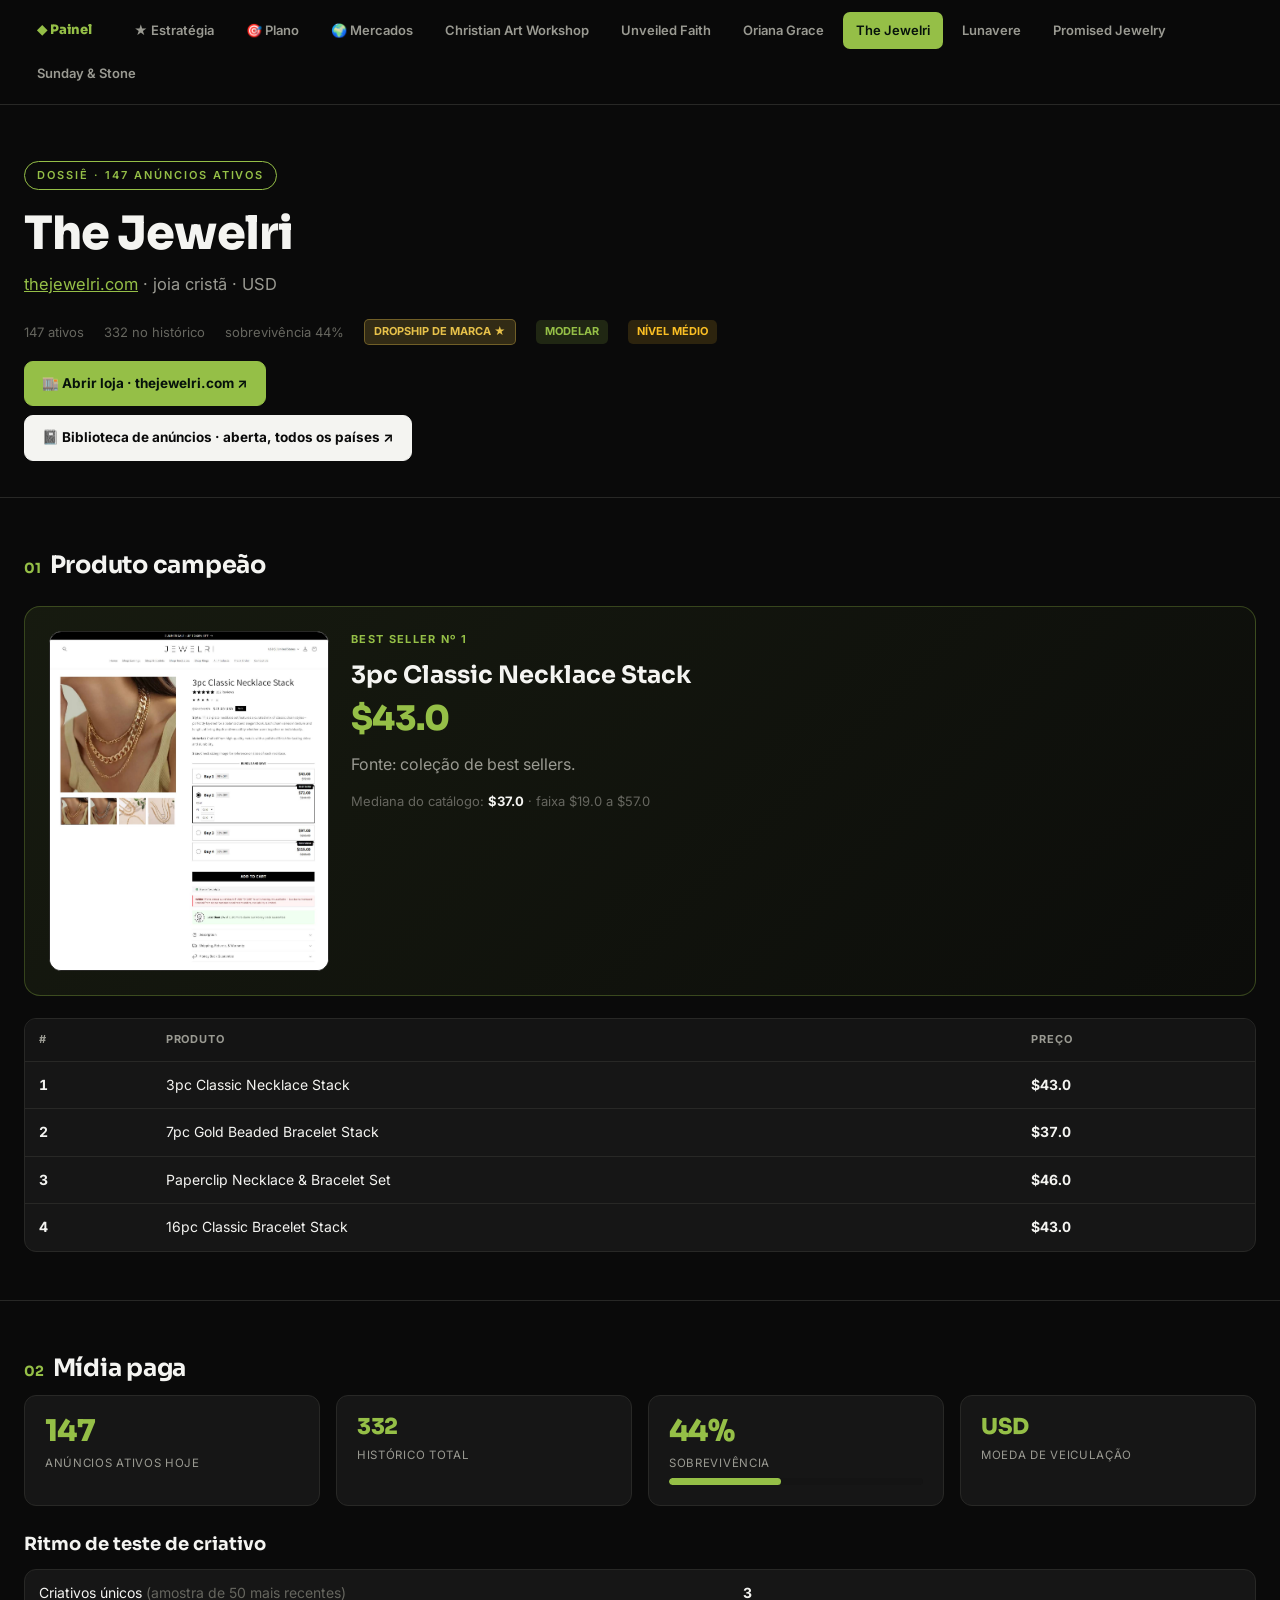
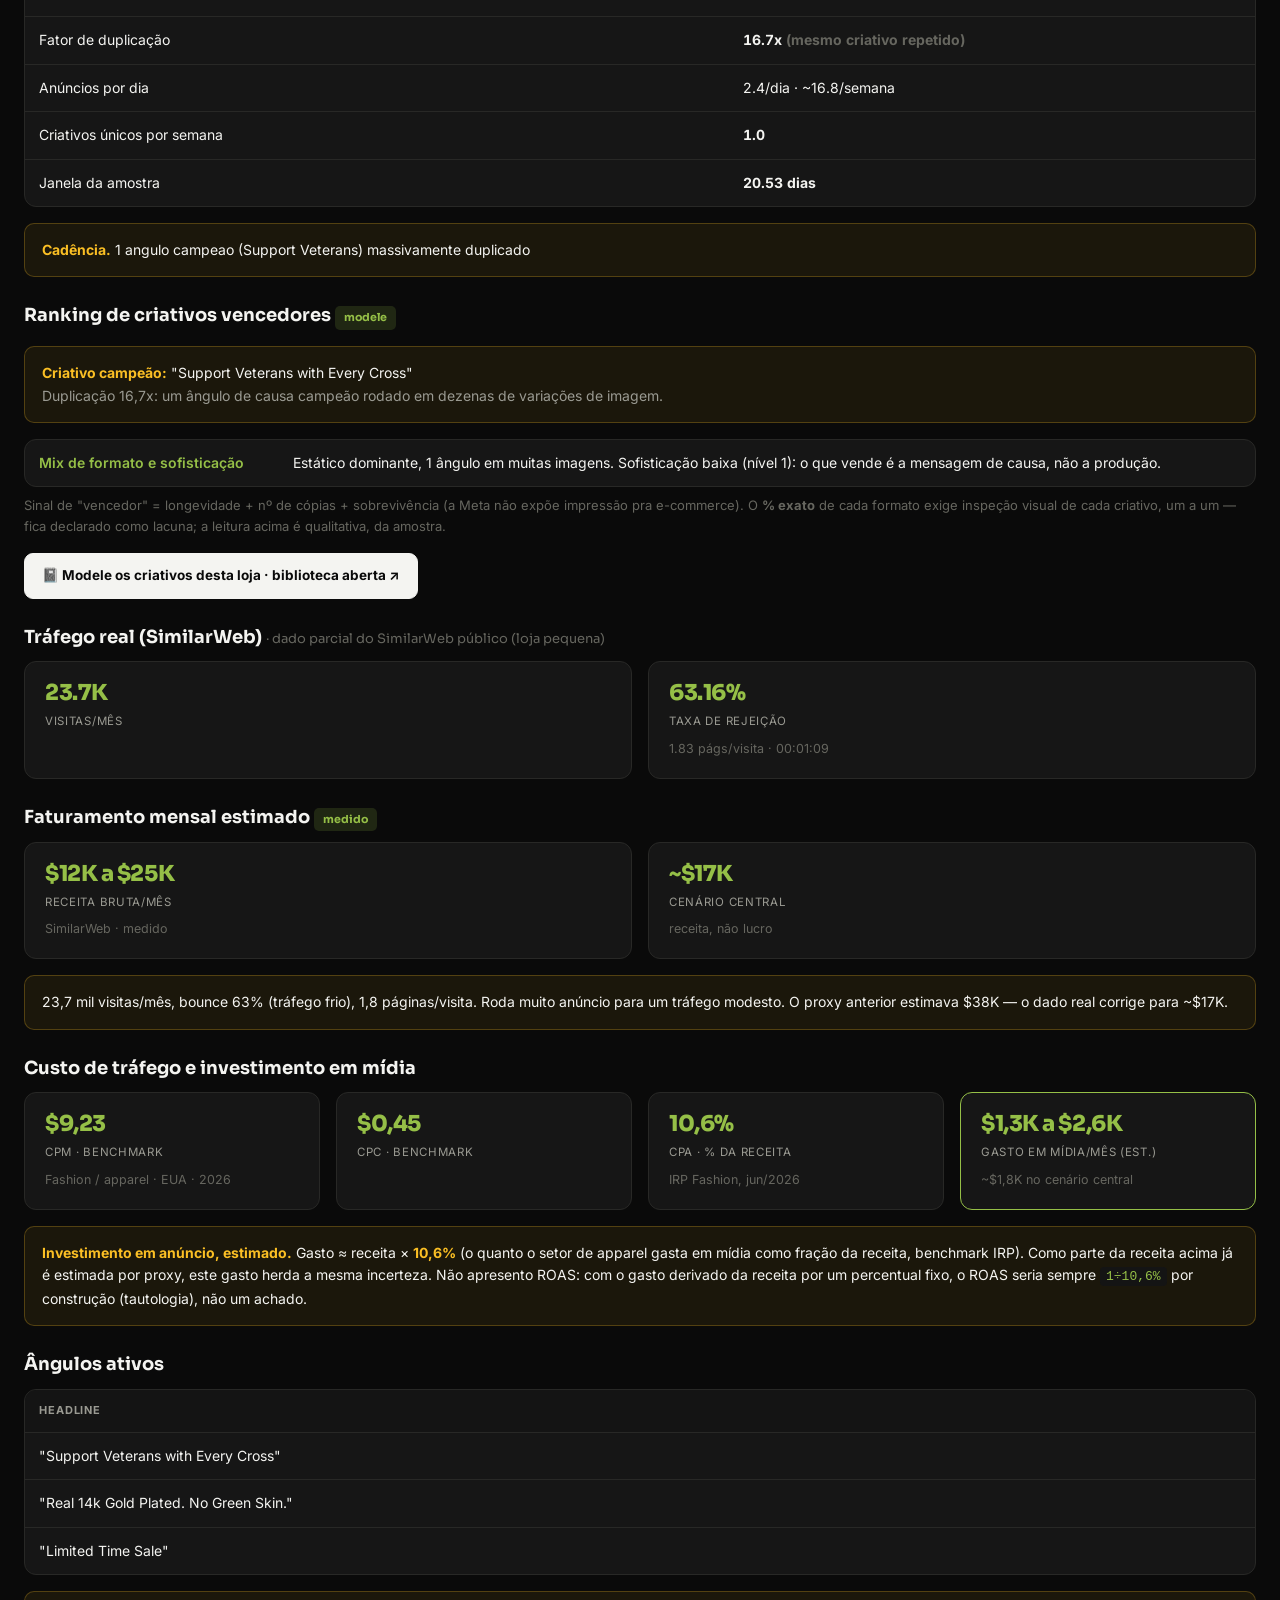
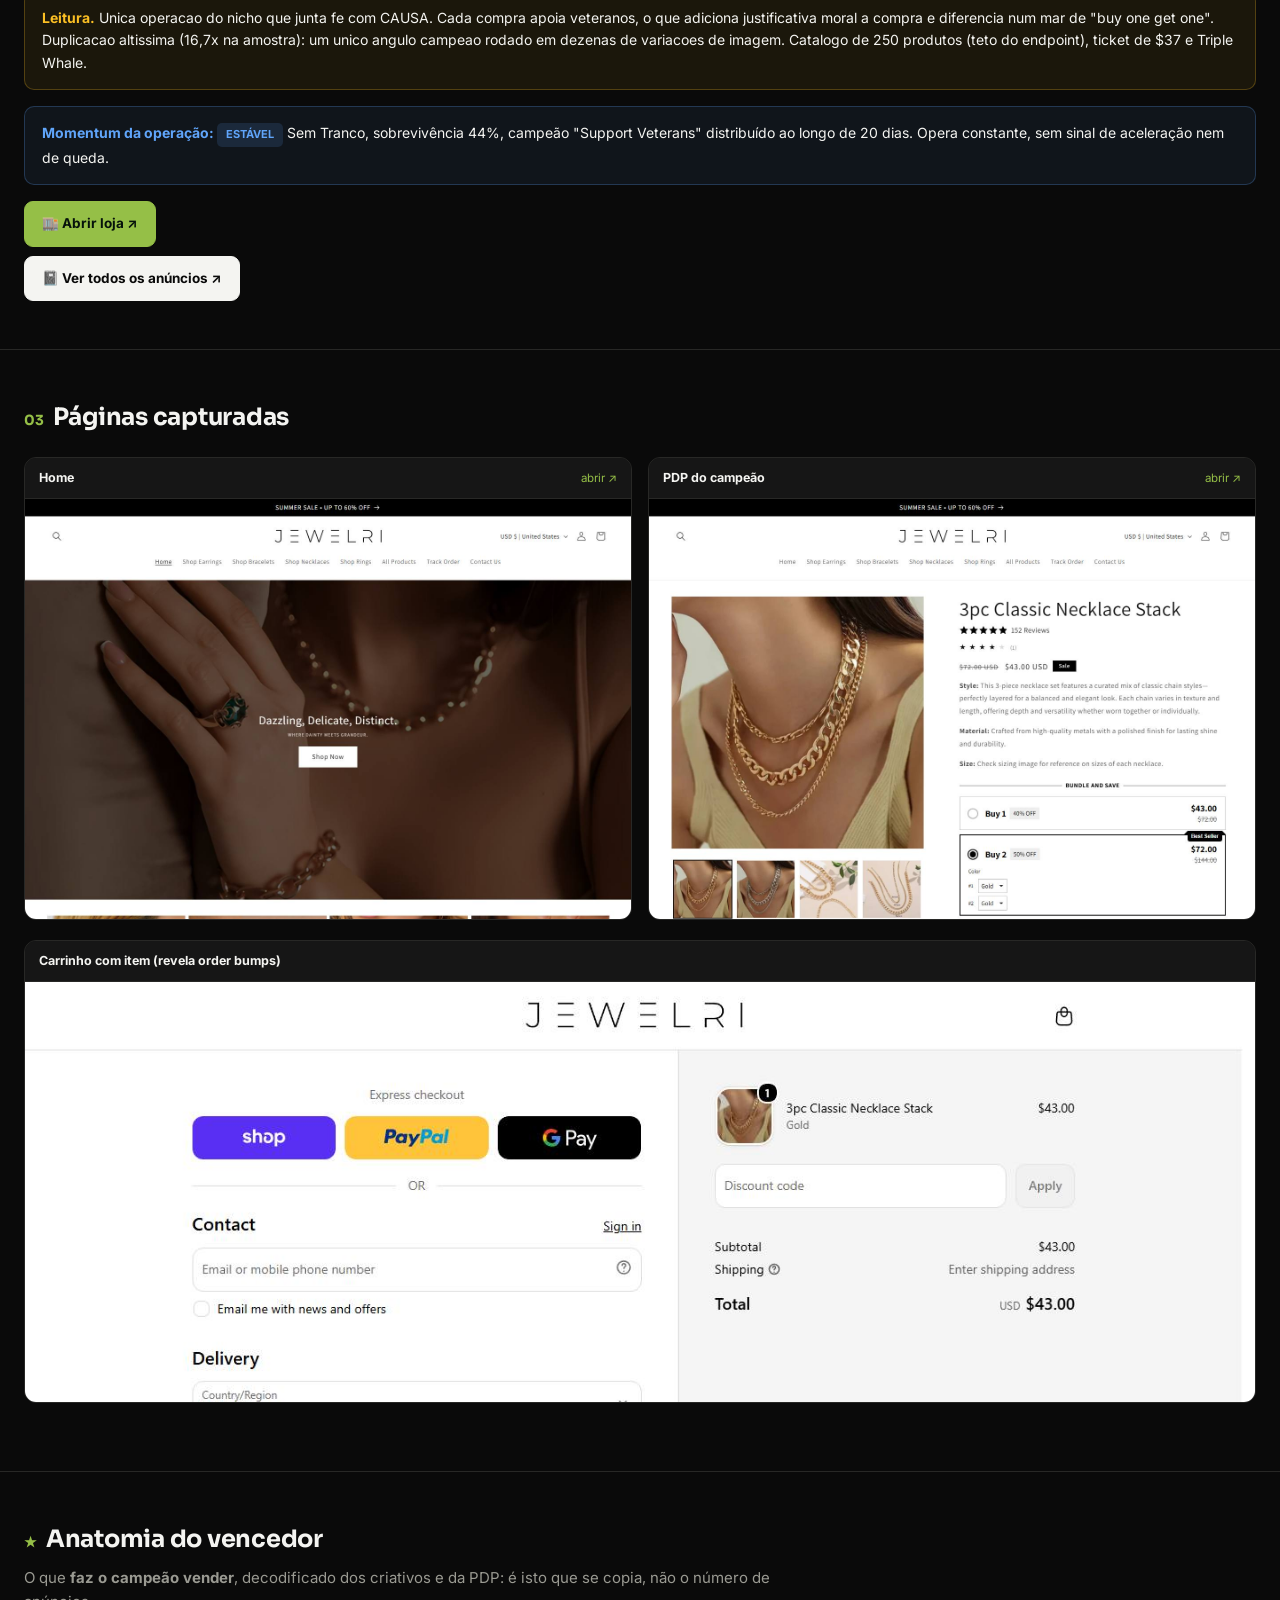
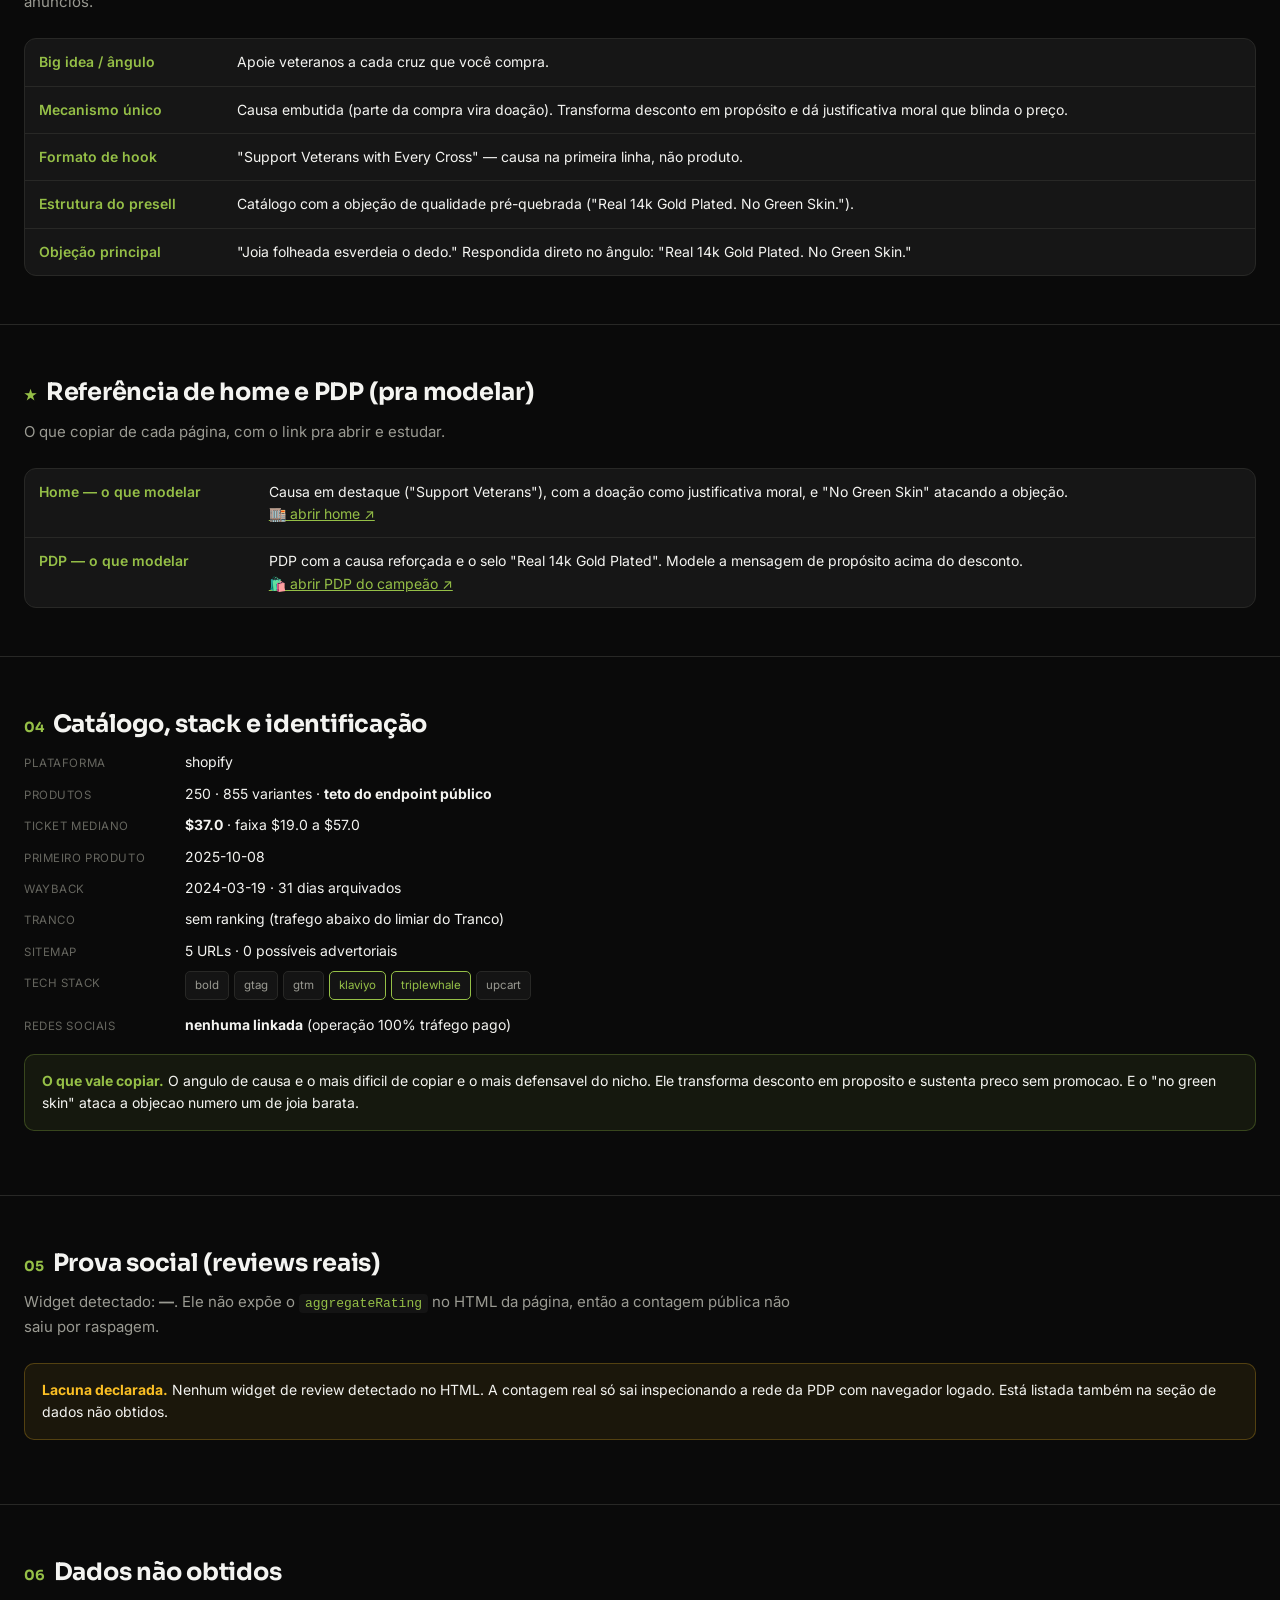
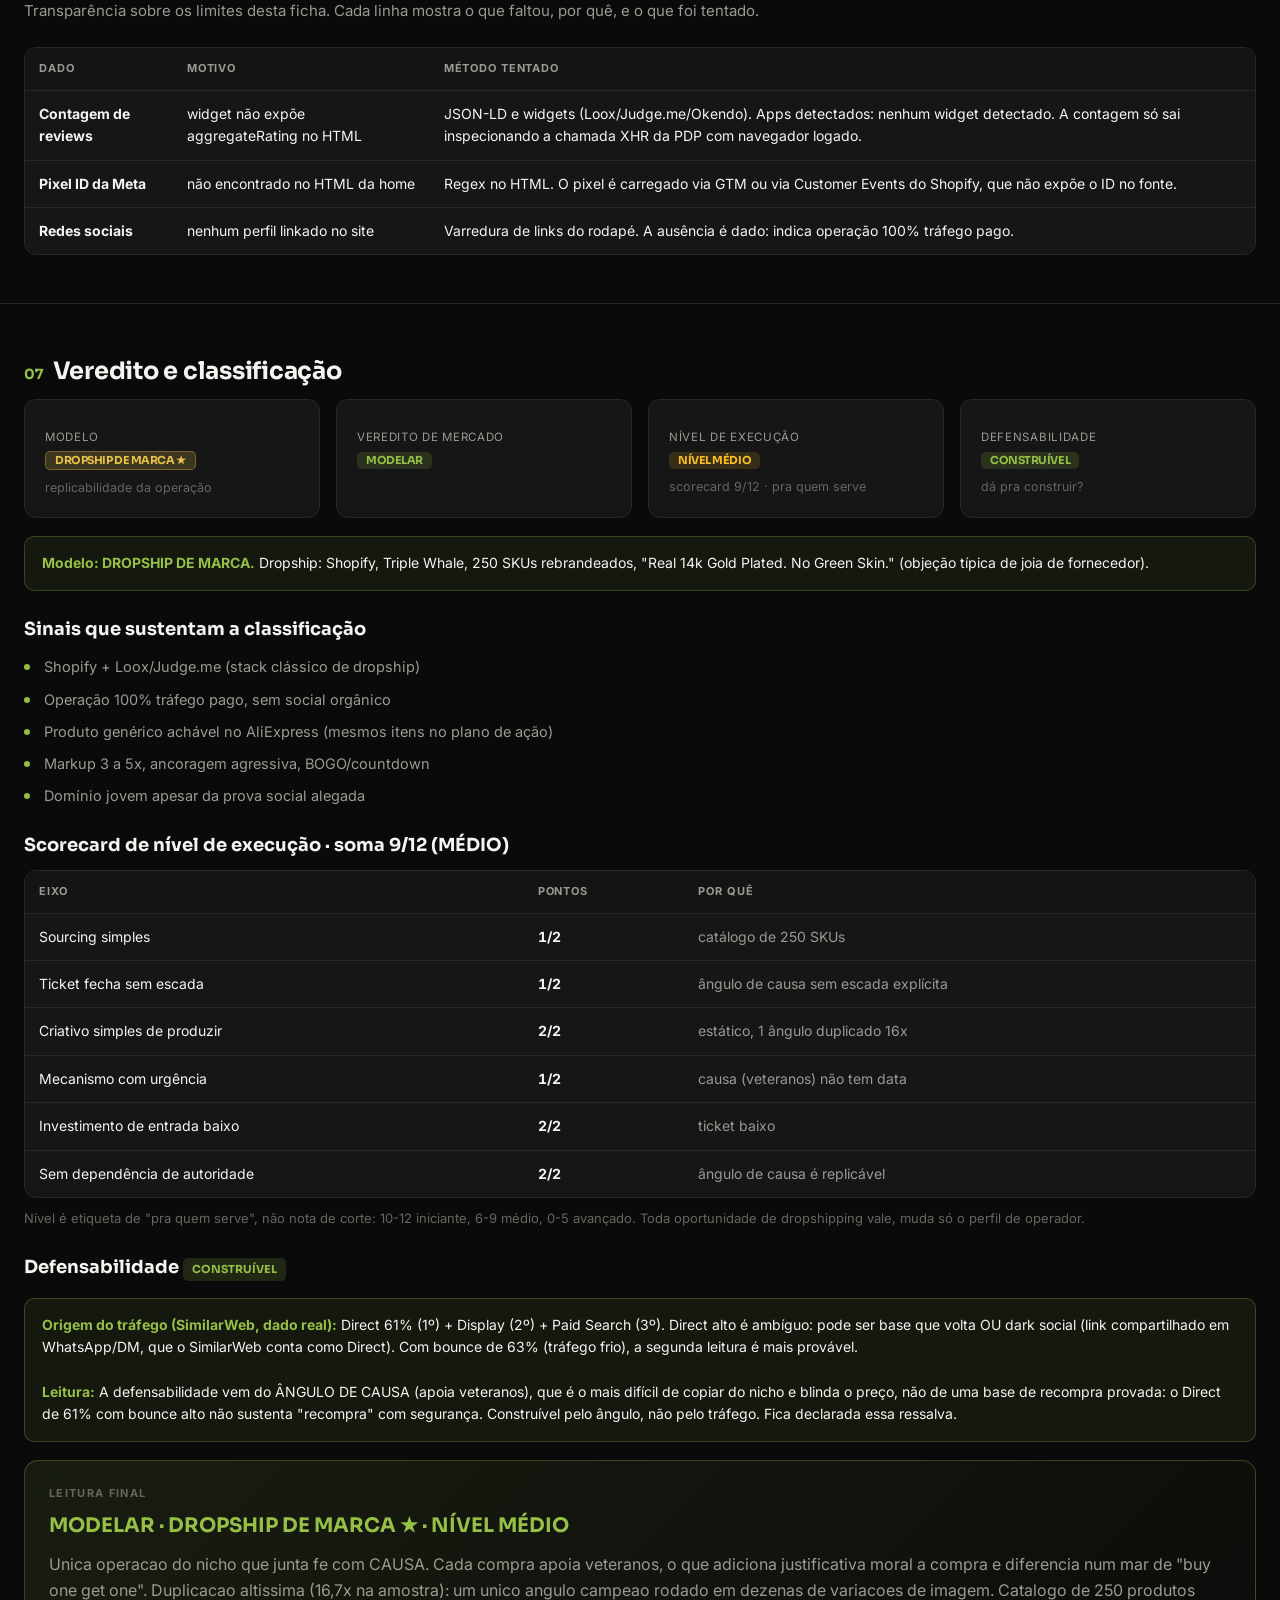
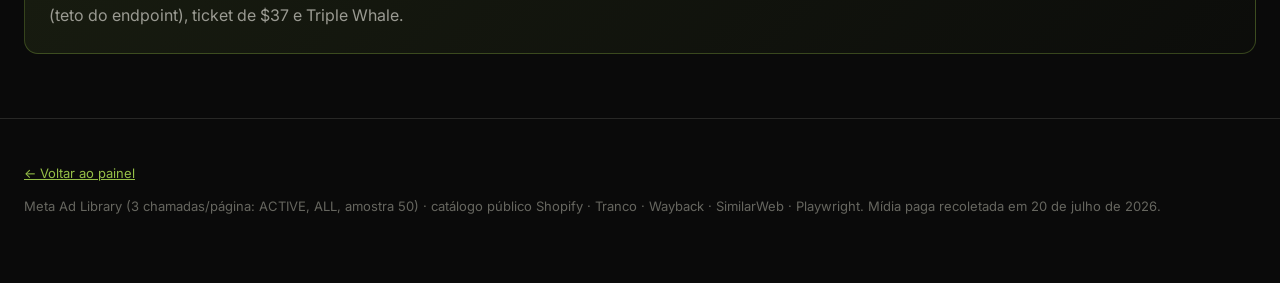
<file: loja-jewelri.html>
<!DOCTYPE html>
<html lang="pt-BR"><head><meta charset="UTF-8">
<meta name="viewport" content="width=device-width, initial-scale=1.0">
<title>The Jewelri · Raio-X</title><link rel="stylesheet" href="estilo.css"></head><body>
<nav class="nav"><div class="wrap">
<a href="index.html" class="home">◆ Painel</a>
<a href="estrategia.html">★ Estratégia</a>
<a href="plano-de-acao.html">🎯 Plano</a>
<a href="mercados.html">🌍 Mercados</a>
<a href="loja-cartworkshop.html">Christian Art Workshop</a>
<a href="loja-unveiled.html">Unveiled Faith</a>
<a href="loja-oriana.html">Oriana Grace</a>
<a href="loja-jewelri.html" class="on">The Jewelri</a>
<a href="loja-lunavere.html">Lunavere</a>
<a href="loja-promised.html">Promised Jewelry</a>
<a href="loja-sundaystone.html">Sunday & Stone</a>
</div></nav>
<header><div class="wrap">
<div class="tag">Dossiê · 147 anúncios ativos</div>
<h1>The Jewelri</h1>
<p class="sub"><a href="https://thejewelri.com" target="_blank">thejewelri.com</a> · joia cristã · USD</p>
<div class="meta"><span>147 ativos</span><span>332 no histórico</span>
<span>sobrevivência 44%</span><span class="pill p-star">DROPSHIP DE MARCA ★</span><span class="pill p-a">MODELAR</span><span class="pill p-b">NÍVEL MÉDIO</span></div>
<div class="toplinks">
<a class="adlib store" href="https://thejewelri.com" target="_blank">🏬 Abrir loja · thejewelri.com ↗</a>
<a class="adlib" href="https://www.facebook.com/ads/library/?active_status=all&ad_type=all&country=ALL&view_all_page_id=353901247812258" target="_blank">📓 Biblioteca de anúncios · aberta, todos os países ↗</a>
</div>
</div></header>

<section><div class="wrap"><h2><span class="n">01</span>Produto campeão</h2>
<div class="hero-prod">
<img src="prints/jewelri-pdp.jpg" alt="The Jewelri" style="object-fit:cover;object-position:top;max-height:340px">
<div><div class="r">Best seller nº 1</div>
<h3>3pc Classic Necklace Stack</h3>
<div class="preco">$43.0</div>
<p style="color:var(--dim);margin:14px 0">Fonte: coleção de best sellers.</p>
<p style="color:var(--dim2);font-size:13px">Mediana do catálogo: <b style="color:var(--txt)">$37.0</b> ·
faixa $19.0 a $57.0</p></div></div>
<div class="tblwrap"><table><thead><tr><th>#</th><th>Produto</th><th>Preço</th></tr></thead><tbody><tr><td class='num'>1</td><td>3pc Classic Necklace Stack</td><td class='num'>$43.0</td></tr><tr><td class='num'>2</td><td>7pc Gold Beaded Bracelet Stack</td><td class='num'>$37.0</td></tr><tr><td class='num'>3</td><td>Paperclip Necklace & Bracelet Set</td><td class='num'>$46.0</td></tr><tr><td class='num'>4</td><td>16pc Classic Bracelet Stack</td><td class='num'>$43.0</td></tr></tbody></table></div>
</div></section>

<section><div class="wrap"><h2><span class="n">02</span>Mídia paga</h2>
<div class="grid g4">
<div class="stat"><div class="v">147</div><div class="l">anúncios ativos hoje</div></div>
<div class="stat"><div class="v sm">332</div><div class="l">histórico total</div></div>
<div class="stat"><div class="v">44%</div><div class="l">sobrevivência</div><div class="bar"><i style="width:44%"></i></div></div>
<div class="stat"><div class="v sm">USD</div><div class="l">moeda de veiculação</div></div>
</div>

<h3>Ritmo de teste de criativo</h3>
<div class="tblwrap"><table><tbody>
<tr><td>Criativos únicos <span style="color:var(--dim2)">(amostra de 50 mais recentes)</span></td><td class="num"><b>3</b></td></tr>
<tr><td>Fator de duplicação</td><td class="num">16.7x <span style="color:var(--dim2)">(mesmo criativo repetido)</span></td></tr>
<tr><td>Anúncios por dia</td><td>2.4/dia · ~16.8/semana</td></tr>
<tr><td>Criativos únicos por semana</td><td class="num"><b>1.0</b></td></tr>
<tr><td>Janela da amostra</td><td class="num">20.53 dias</td></tr>
</tbody></table></div>
<div class="note"><b>Cadência.</b> 1 angulo campeao (Support Veterans) massivamente duplicado</div>

<h3>Ranking de criativos vencedores <span class="pill p-a">modele</span></h3>
<div class="note"><b>Criativo campeão:</b> "Support Veterans with Every Cross"<br><span style="color:var(--dim)">Duplicação 16,7x: um ângulo de causa campeão rodado em dezenas de variações de imagem.</span></div>
<div class="tblwrap"><table><tbody>
<tr><td style="white-space:nowrap;color:var(--acc);font-weight:600">Mix de formato e sofisticação</td><td>Estático dominante, 1 ângulo em muitas imagens. Sofisticação baixa (nível 1): o que vende é a mensagem de causa, não a produção.</td></tr>
</tbody></table></div>
<p style="color:var(--dim2);font-size:13px;margin:8px 0 0">Sinal de "vencedor" = longevidade + nº de cópias + sobrevivência (a Meta não expõe impressão pra e-commerce). O <b>% exato</b> de cada formato exige inspeção visual de cada criativo, um a um — fica declarado como lacuna; a leitura acima é qualitativa, da amostra.</p>
<div class="toplinks"><a class="adlib" href="https://www.facebook.com/ads/library/?active_status=all&ad_type=all&country=ALL&view_all_page_id=353901247812258" target="_blank">📓 Modele os criativos desta loja · biblioteca aberta ↗</a></div>

<h3>Tráfego real (SimilarWeb) <span style="color:var(--dim2);font-weight:400;font-size:13px">· dado parcial do SimilarWeb público (loja pequena)</span></h3>
<div class="grid g4"><div class="stat"><div class="v sm">23.7K</div><div class="l">visitas/mês</div></div><div class="stat"><div class="v sm">63.16%</div><div class="l">taxa de rejeição</div><div class="d">1.83 págs/visita · 00:01:09</div></div></div>

<h3>Faturamento mensal estimado <span class="pill p-a">medido</span></h3>
<div class="grid g4">
<div class="stat"><div class="v sm">$12K a $25K</div><div class="l">receita bruta/mês</div><div class="d">SimilarWeb · medido</div></div>
<div class="stat"><div class="v sm">~$17K</div><div class="l">cenário central</div><div class="d">receita, não lucro</div></div>
</div>
<div class="note">23,7 mil visitas/mês, bounce 63% (tráfego frio), 1,8 páginas/visita. Roda muito anúncio para um tráfego modesto. O proxy anterior estimava $38K — o dado real corrige para ~$17K.</div>

<h3>Custo de tráfego e investimento em mídia</h3>
<div class="grid g4">
<div class="stat"><div class="v sm">$9,23</div><div class="l">CPM · benchmark</div><div class="d">Fashion / apparel · EUA · 2026</div></div>
<div class="stat"><div class="v sm">$0,45</div><div class="l">CPC · benchmark</div></div>
<div class="stat"><div class="v sm">10,6%</div><div class="l">CPA · % da receita</div><div class="d">IRP Fashion, jun/2026</div></div>
<div class="stat" style="border-color:var(--acc)"><div class="v sm">$1,3K a $2,6K</div><div class="l">gasto em mídia/mês (est.)</div><div class="d">~$1,8K no cenário central</div></div>
</div>
<div class="note"><b>Investimento em anúncio, estimado.</b> Gasto ≈ receita × <b>10,6%</b> (o quanto o setor de apparel gasta em mídia como fração da receita, benchmark IRP). Como parte da receita acima já é estimada por proxy, este gasto herda a mesma incerteza. Não apresento ROAS: com o gasto derivado da receita por um percentual fixo, o ROAS seria sempre <code>1÷10,6%</code> por construção (tautologia), não um achado.</div>
<h3>Ângulos ativos</h3><div class="tblwrap"><table><thead><tr><th>Headline</th></tr></thead><tbody><tr><td>"Support Veterans with Every Cross"</td></tr><tr><td>"Real 14k Gold Plated. No Green Skin."</td></tr><tr><td>"Limited Time Sale"</td></tr></tbody></table></div>
<div class="note"><b>Leitura.</b> Unica operacao do nicho que junta fe com CAUSA. Cada compra apoia veteranos, o que adiciona justificativa moral a compra e diferencia num mar de "buy one get one". Duplicacao altissima (16,7x na amostra): um unico angulo campeao rodado em dezenas de variacoes de imagem. Catalogo de 250 produtos (teto do endpoint), ticket de $37 e Triple Whale.</div>
<div class="note info" style="margin-top:14px"><b>Momentum da operação: <span class="pill p-i">ESTÁVEL</span></b> Sem Tranco, sobrevivência 44%, campeão "Support Veterans" distribuído ao longo de 20 dias. Opera constante, sem sinal de aceleração nem de queda.</div>
<div class="toplinks"><a class="adlib store" href="https://thejewelri.com" target="_blank">🏬 Abrir loja ↗</a>
<a class="adlib" href="https://www.facebook.com/ads/library/?active_status=all&ad_type=all&country=ALL&view_all_page_id=353901247812258" target="_blank">📓 Ver todos os anúncios ↗</a></div>
</div></section>

<section><div class="wrap"><h2><span class="n">03</span>Páginas capturadas</h2>
<div class="shots">
<div class="shot"><div class="cap"><b>Home</b><a href="https://thejewelri.com" target="_blank">abrir ↗</a></div><div class="frame"><img src="prints/jewelri-home.jpg"></div></div>
<div class="shot"><div class="cap"><b>PDP do campeão</b><a href="https://thejewelri.com/products/3pc-classic-necklace-stack" target="_blank">abrir ↗</a></div><div class="frame"><img src="prints/jewelri-pdp.jpg"></div></div>
</div>
<div class="shots"><div class="shot" style="grid-column:1/-1"><div class="cap"><b>Carrinho com item (revela order bumps)</b></div><div class="frame"><img src="prints/jewelri-carrinho.jpg"></div></div></div>
</div></section>

<section><div class="wrap"><h2><span class="n">★</span>Anatomia do vencedor</h2>
<p class="lead">O que <b>faz o campeão vender</b>, decodificado dos criativos e da PDP: é isto que se copia, não o número de anúncios.</p>
<div class="tblwrap"><table><tbody><tr><td style='white-space:nowrap;color:var(--acc);font-weight:600'>Big idea / ângulo</td><td>Apoie veteranos a cada cruz que você compra.</td></tr><tr><td style='white-space:nowrap;color:var(--acc);font-weight:600'>Mecanismo único</td><td>Causa embutida (parte da compra vira doação). Transforma desconto em propósito e dá justificativa moral que blinda o preço.</td></tr><tr><td style='white-space:nowrap;color:var(--acc);font-weight:600'>Formato de hook</td><td>"Support Veterans with Every Cross" — causa na primeira linha, não produto.</td></tr><tr><td style='white-space:nowrap;color:var(--acc);font-weight:600'>Estrutura do presell</td><td>Catálogo com a objeção de qualidade pré-quebrada ("Real 14k Gold Plated. No Green Skin.").</td></tr><tr><td style='white-space:nowrap;color:var(--acc);font-weight:600'>Objeção principal</td><td>"Joia folheada esverdeia o dedo." Respondida direto no ângulo: "Real 14k Gold Plated. No Green Skin."</td></tr></tbody></table></div>
</div></section>

<section><div class="wrap"><h2><span class="n">★</span>Referência de home e PDP (pra modelar)</h2>
<p class="lead">O que copiar de cada página, com o link pra abrir e estudar.</p>
<div class="tblwrap"><table><tbody>
<tr><td style="white-space:nowrap;color:var(--acc);font-weight:600">Home — o que modelar</td><td>Causa em destaque ("Support Veterans"), com a doação como justificativa moral, e "No Green Skin" atacando a objeção.<br><a href="https://thejewelri.com" target="_blank" style="color:var(--acc)">🏬 abrir home ↗</a></td></tr>
<tr><td style="white-space:nowrap;color:var(--acc);font-weight:600">PDP — o que modelar</td><td>PDP com a causa reforçada e o selo "Real 14k Gold Plated". Modele a mensagem de propósito acima do desconto.<br><a href="https://thejewelri.com/products/3pc-classic-necklace-stack" target="_blank" style="color:var(--acc)">🛍️ abrir PDP do campeão ↗</a></td></tr>
</tbody></table></div>
</div></section>

<section><div class="wrap"><h2><span class="n">04</span>Catálogo, stack e identificação</h2>
<dl class="kv">
<dt>Plataforma</dt><dd>shopify</dd>
<dt>Produtos</dt><dd>250 · 855 variantes · <b>teto do endpoint público</b></dd>
<dt>Ticket mediano</dt><dd><b>$37.0</b> · faixa $19.0 a $57.0</dd>
<dt>Primeiro produto</dt><dd>2025-10-08</dd>
<dt>Wayback</dt><dd>2024-03-19 · 31 dias arquivados</dd>
<dt>Tranco</dt><dd>sem ranking (trafego abaixo do limiar do Tranco)</dd>
<dt>Sitemap</dt><dd>5 URLs · 0 possíveis advertoriais</dd>
<dt>Tech stack</dt><dd class="chips"><span class=''>bold</span><span class=''>gtag</span><span class=''>gtm</span><span class='hi'>klaviyo</span><span class='hi'>triplewhale</span><span class=''>upcart</span></dd>
<dt>Redes sociais</dt><dd><b>nenhuma linkada</b> (operação 100% tráfego pago)</dd>
</dl>
<div class="note good"><b>O que vale copiar.</b> O angulo de causa e o mais dificil de copiar e o mais defensavel do nicho. Ele transforma desconto em proposito e sustenta preco sem promocao. E o "no green skin" ataca a objecao numero um de joia barata.</div>
</div></section>

<section><div class="wrap"><h2><span class="n">05</span>Prova social (reviews reais)</h2>
<p class="lead">Widget detectado: <b>—</b>. Ele não expõe o <code>aggregateRating</code> no HTML da página, então a contagem pública não saiu por raspagem.</p>
<div class="note"><b>Lacuna declarada.</b> Nenhum widget de review detectado no HTML. A contagem real só sai inspecionando a rede da PDP com navegador logado. Está listada também na seção de dados não obtidos.</div>
</div></section>

<section><div class="wrap"><h2><span class="n">06</span>Dados não obtidos</h2>
<p class="lead">Transparência sobre os limites desta ficha. Cada linha mostra o que faltou, por quê, e o que foi tentado.</p>
<div class="tblwrap"><table><thead><tr><th>Dado</th><th>Motivo</th><th>Método tentado</th></tr></thead><tbody><tr><td><b>Contagem de reviews</b></td><td>widget não expõe aggregateRating no HTML</td><td>JSON-LD e widgets (Loox/Judge.me/Okendo). Apps detectados: nenhum widget detectado. A contagem só sai inspecionando a chamada XHR da PDP com navegador logado.</td></tr><tr><td><b>Pixel ID da Meta</b></td><td>não encontrado no HTML da home</td><td>Regex no HTML. O pixel é carregado via GTM ou via Customer Events do Shopify, que não expõe o ID no fonte.</td></tr><tr><td><b>Redes sociais</b></td><td>nenhum perfil linkado no site</td><td>Varredura de links do rodapé. A ausência é dado: indica operação 100% tráfego pago.</td></tr></tbody></table></div>
</div></section>

<section><div class="wrap"><h2><span class="n">07</span>Veredito e classificação</h2>

<div class="grid g4" style="margin-bottom:18px">
<div class="stat"><div class="l">Modelo</div><div class="v sm"><span class="pill p-star">DROPSHIP DE MARCA ★</span></div><div class="d">replicabilidade da operação</div></div>
<div class="stat"><div class="l">Veredito de mercado</div><div class="v sm"><span class="pill p-a">MODELAR</span></div></div>
<div class="stat"><div class="l">Nível de execução</div><div class="v sm"><span class="pill p-b">NÍVEL MÉDIO</span></div><div class="d">scorecard 9/12 · pra quem serve</div></div>
<div class="stat"><div class="l">Defensabilidade</div><div class="v sm"><span class="pill p-a">CONSTRUÍVEL</span></div><div class="d">dá pra construir?</div></div>
</div>
<div class="note good"><b>Modelo: DROPSHIP DE MARCA.</b> Dropship: Shopify, Triple Whale, 250 SKUs rebrandeados, "Real 14k Gold Plated. No Green Skin." (objeção típica de joia de fornecedor).</div>
<h3>Sinais que sustentam a classificação</h3>
<ul class="cl"><li>Shopify + Loox/Judge.me (stack clássico de dropship)</li><li>Operação 100% tráfego pago, sem social orgânico</li><li>Produto genérico achável no AliExpress (mesmos itens no plano de ação)</li><li>Markup 3 a 5x, ancoragem agressiva, BOGO/countdown</li><li>Domínio jovem apesar da prova social alegada</li></ul>
<h3>Scorecard de nível de execução · soma 9/12 (MÉDIO)</h3>
<div class="tblwrap"><table><thead><tr><th>Eixo</th><th>Pontos</th><th>Por quê</th></tr></thead><tbody><tr><td>Sourcing simples</td><td class='num'>1/2</td><td style='color:var(--dim)'>catálogo de 250 SKUs</td></tr><tr><td>Ticket fecha sem escada</td><td class='num'>1/2</td><td style='color:var(--dim)'>ângulo de causa sem escada explícita</td></tr><tr><td>Criativo simples de produzir</td><td class='num'>2/2</td><td style='color:var(--dim)'>estático, 1 ângulo duplicado 16x</td></tr><tr><td>Mecanismo com urgência</td><td class='num'>1/2</td><td style='color:var(--dim)'>causa (veteranos) não tem data</td></tr><tr><td>Investimento de entrada baixo</td><td class='num'>2/2</td><td style='color:var(--dim)'>ticket baixo</td></tr><tr><td>Sem dependência de autoridade</td><td class='num'>2/2</td><td style='color:var(--dim)'>ângulo de causa é replicável</td></tr></tbody></table></div>
<p style="color:var(--dim2);font-size:13px;margin-top:10px">Nível é etiqueta de "pra quem serve", não nota de corte: 10-12 iniciante, 6-9 médio, 0-5 avançado. Toda oportunidade de dropshipping vale, muda só o perfil de operador.</p>


<h3>Defensabilidade <span class="pill p-a">CONSTRUÍVEL</span></h3>
<div class="note good"><b>Origem do tráfego (SimilarWeb, dado real):</b> Direct 61% (1º) + Display (2º) + Paid Search (3º). Direct alto é ambíguo: pode ser base que volta OU dark social (link compartilhado em WhatsApp/DM, que o SimilarWeb conta como Direct). Com bounce de 63% (tráfego frio), a segunda leitura é mais provável.<br><br><b>Leitura:</b> A defensabilidade vem do ÂNGULO DE CAUSA (apoia veteranos), que é o mais difícil de copiar do nicho e blinda o preço, não de uma base de recompra provada: o Direct de 61% com bounce alto não sustenta "recompra" com segurança. Construível pelo ângulo, não pelo tráfego. Fica declarada essa ressalva.</div>
<div class="op" style="margin-top:18px"><div class="r">Leitura final</div><h3>MODELAR · DROPSHIP DE MARCA ★ · NÍVEL MÉDIO</h3>
<p style="color:var(--dim)">Unica operacao do nicho que junta fe com CAUSA. Cada compra apoia veteranos, o que adiciona justificativa moral a compra e diferencia num mar de "buy one get one". Duplicacao altissima (16,7x na amostra): um unico angulo campeao rodado em dezenas de variacoes de imagem. Catalogo de 250 produtos (teto do endpoint), ticket de $37 e Triple Whale.</p></div>
</div></section>

<footer><div class="wrap"><p><a href="index.html">← Voltar ao painel</a></p>
<p style="margin-top:12px">Meta Ad Library (3 chamadas/página: ACTIVE, ALL, amostra 50) · catálogo público Shopify · Tranco · Wayback · SimilarWeb · Playwright. Mídia paga recoletada em 20 de julho de 2026.</p></div></footer>
</body></html>
</file>
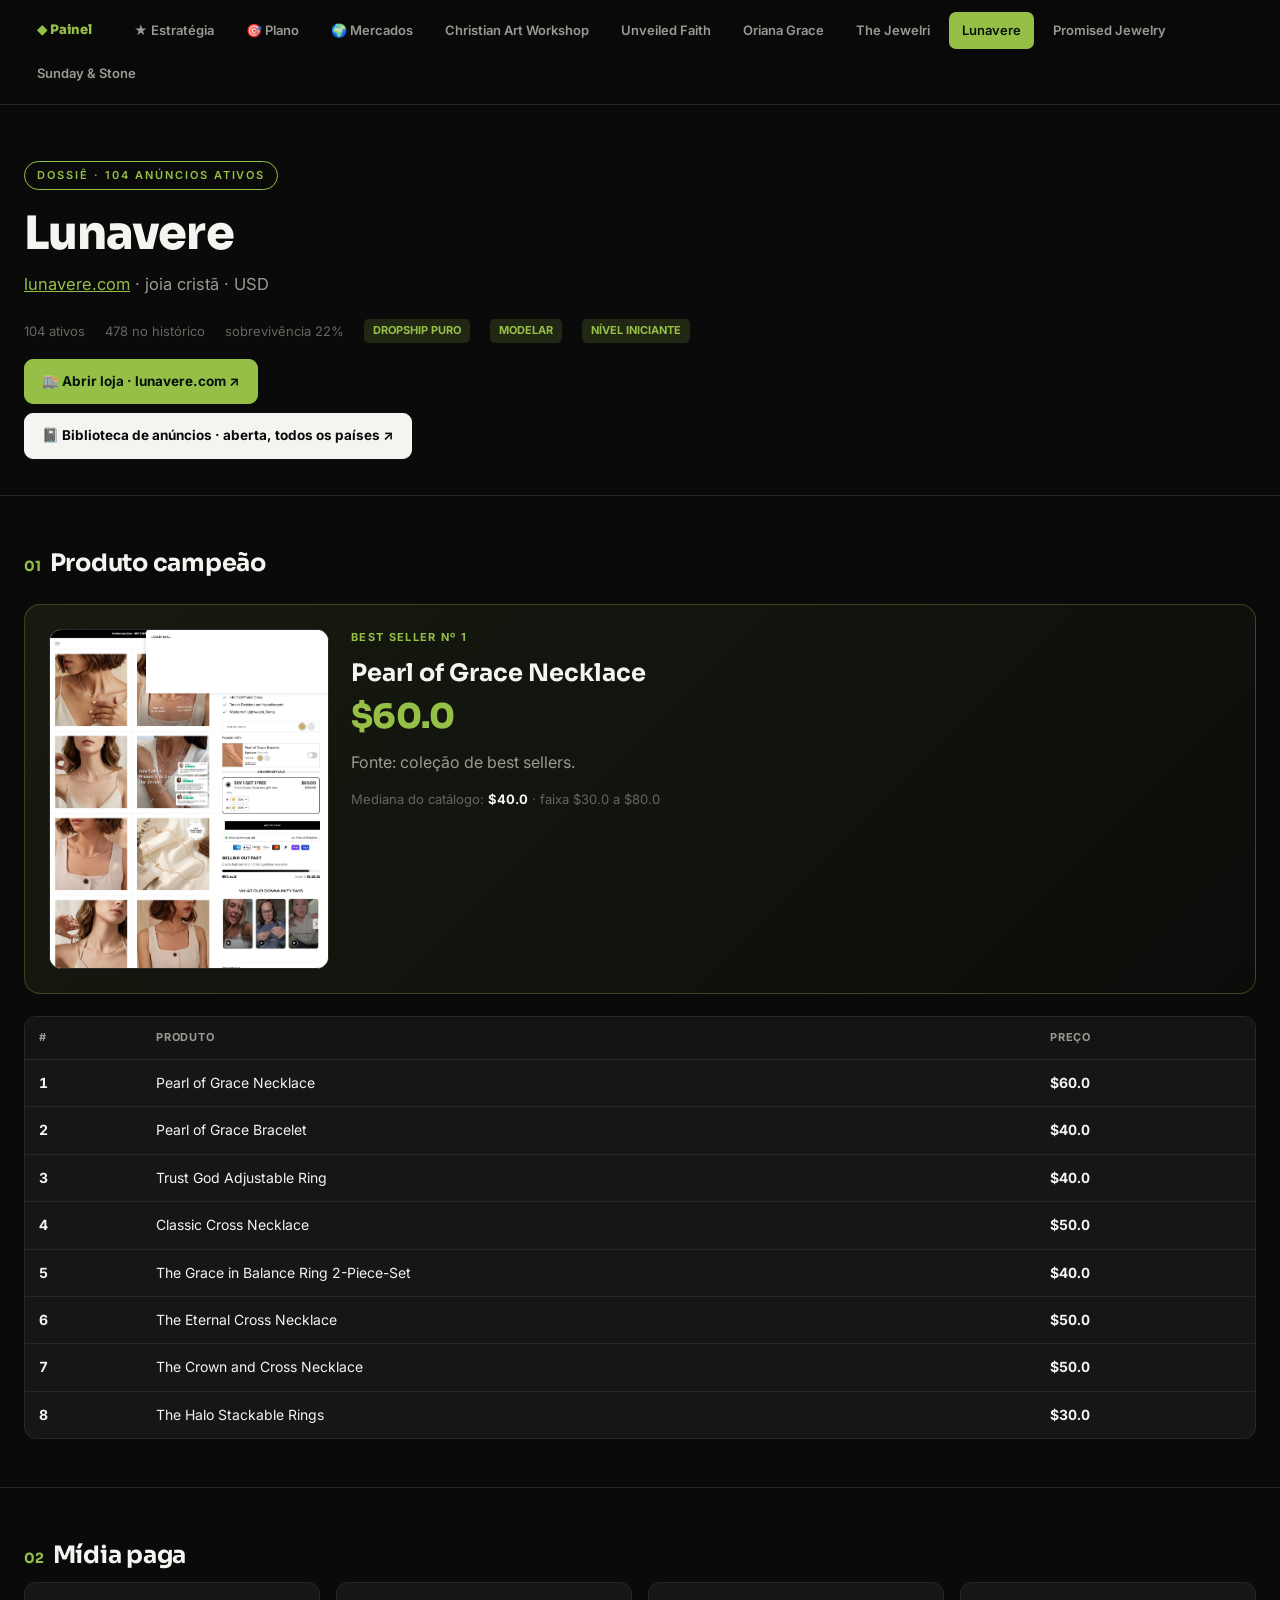
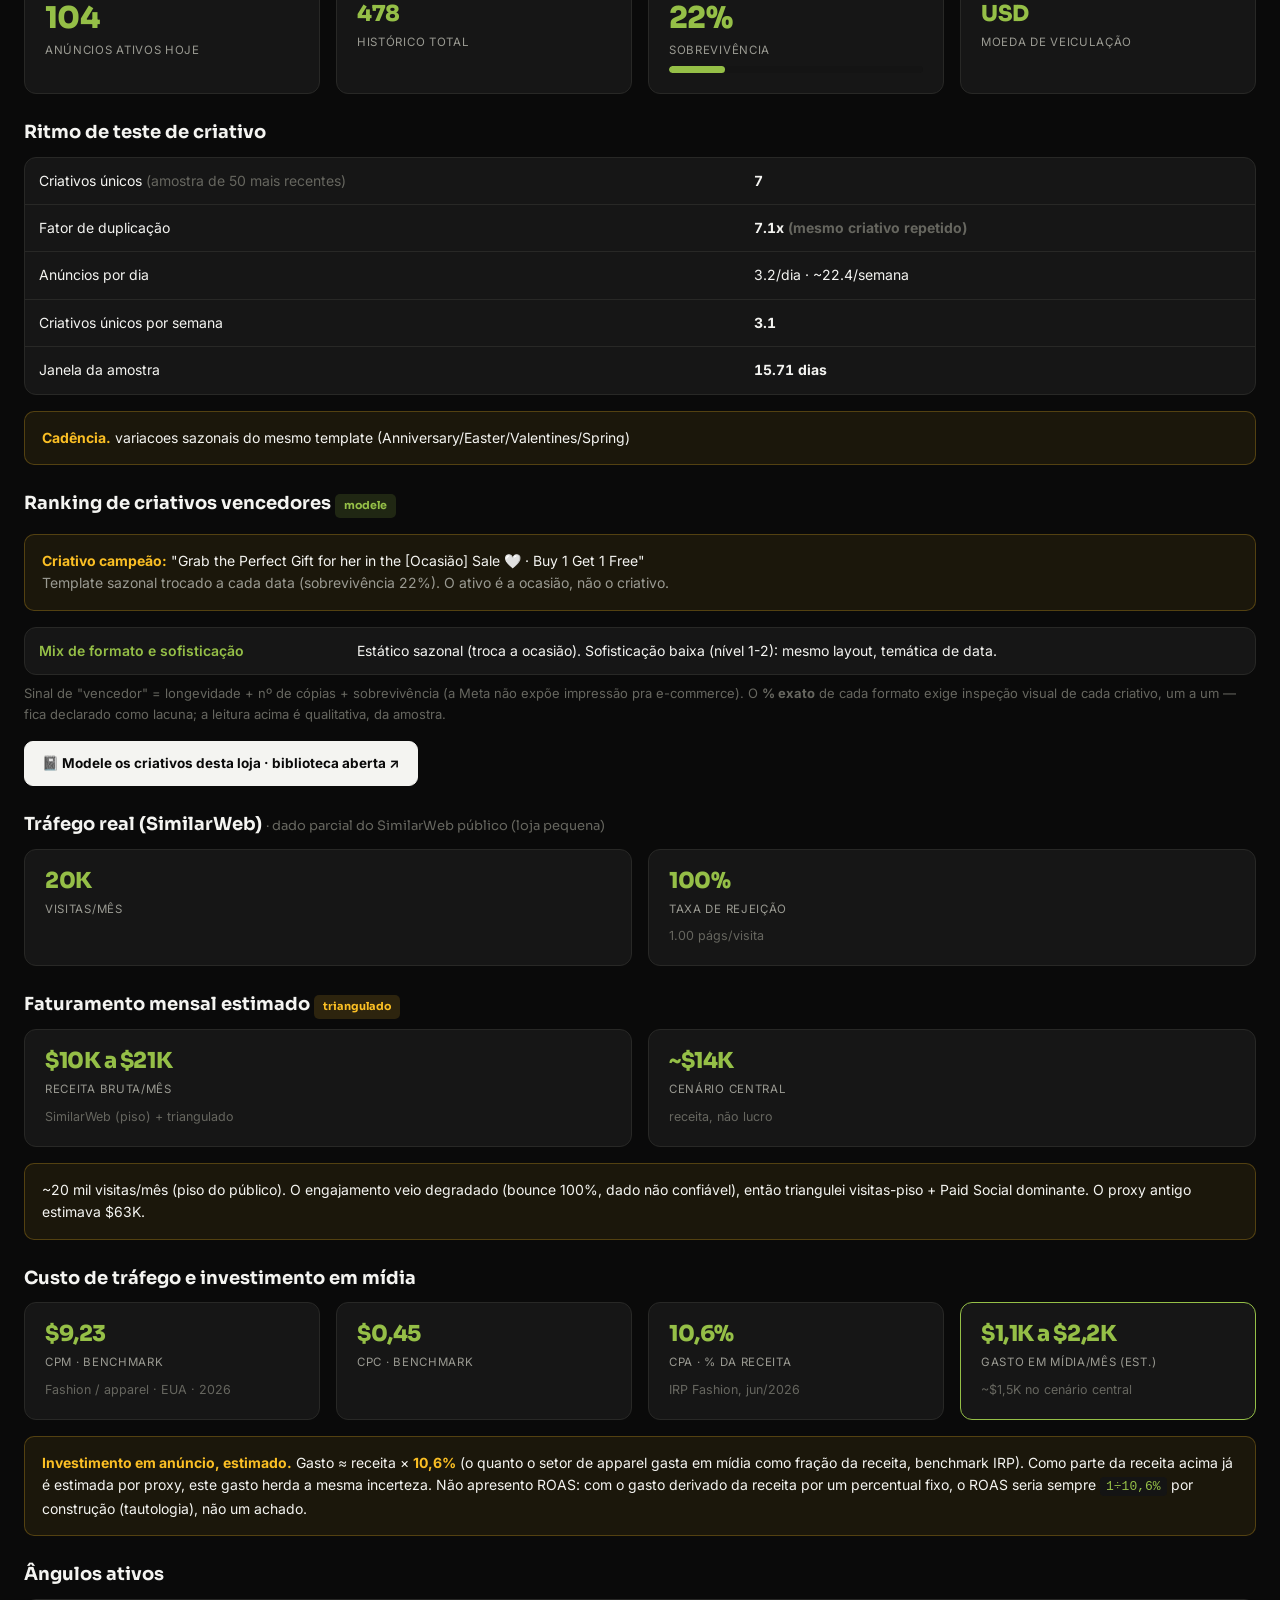
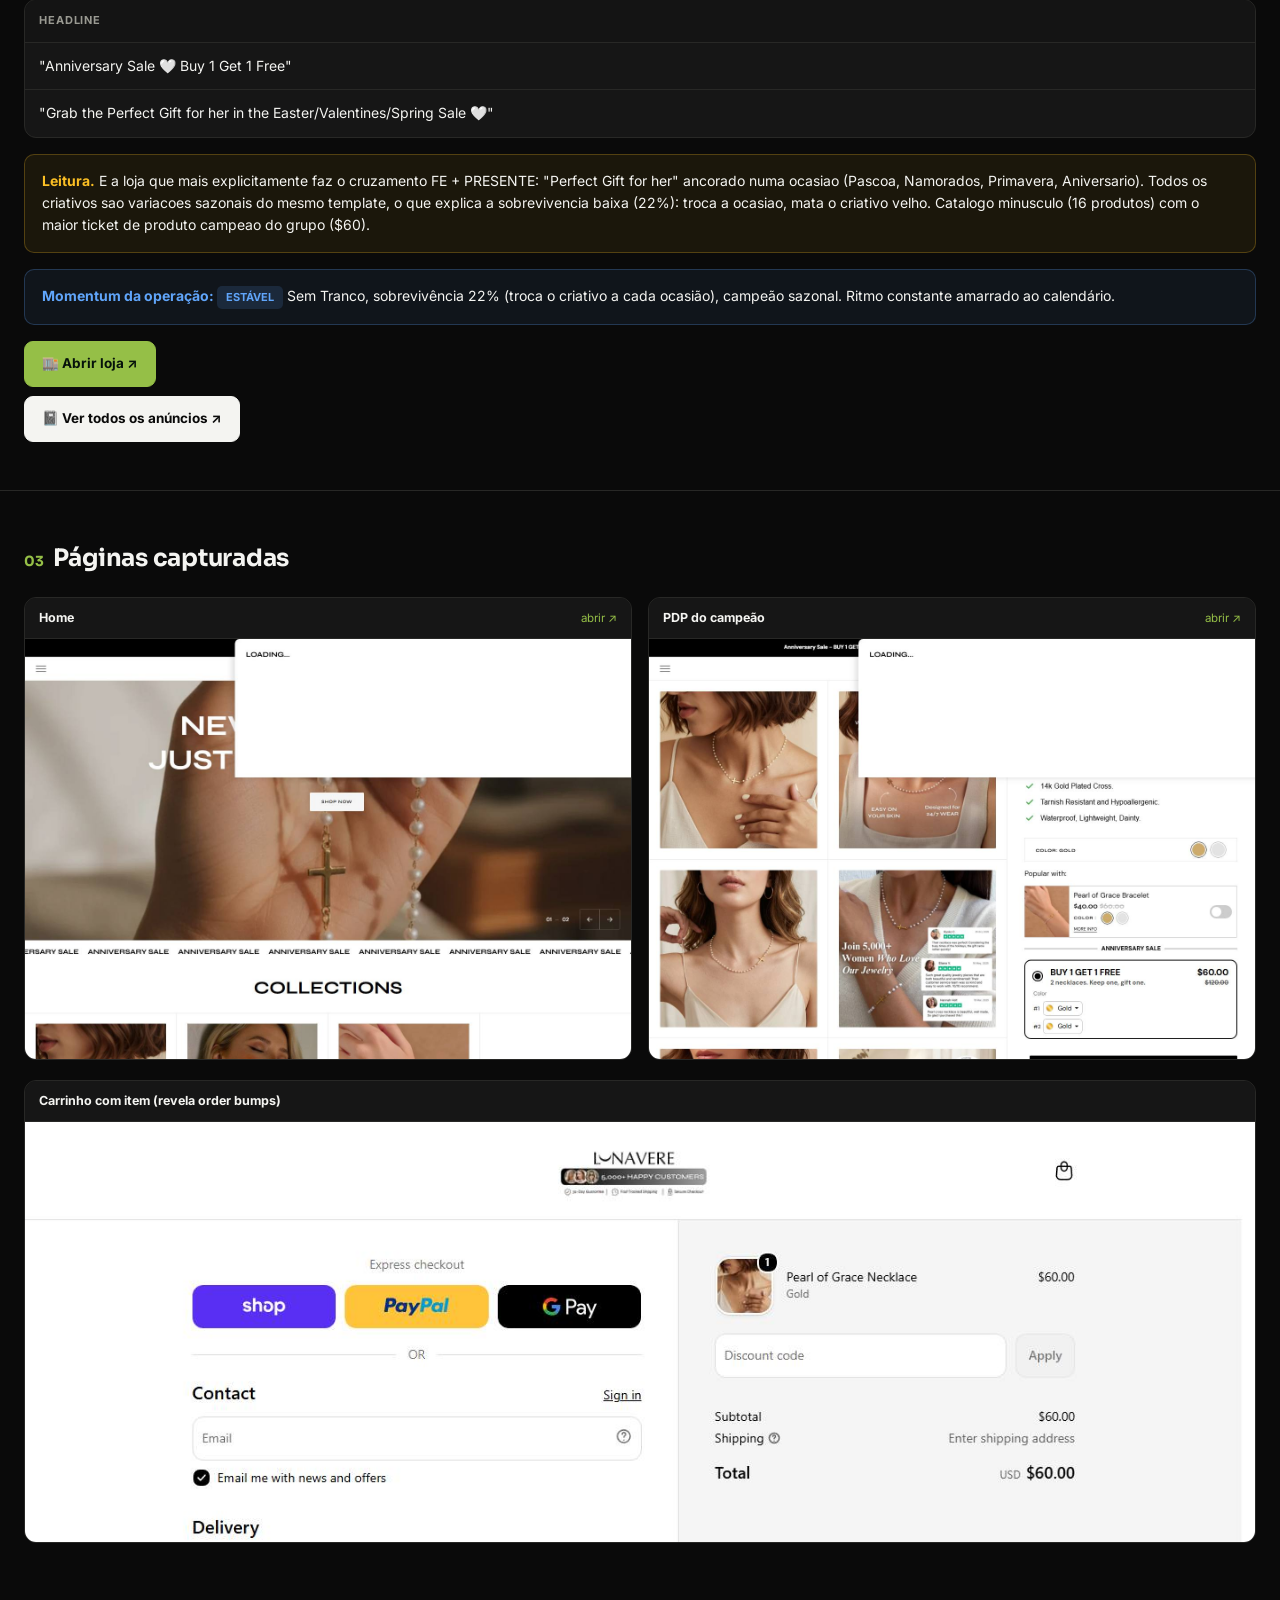
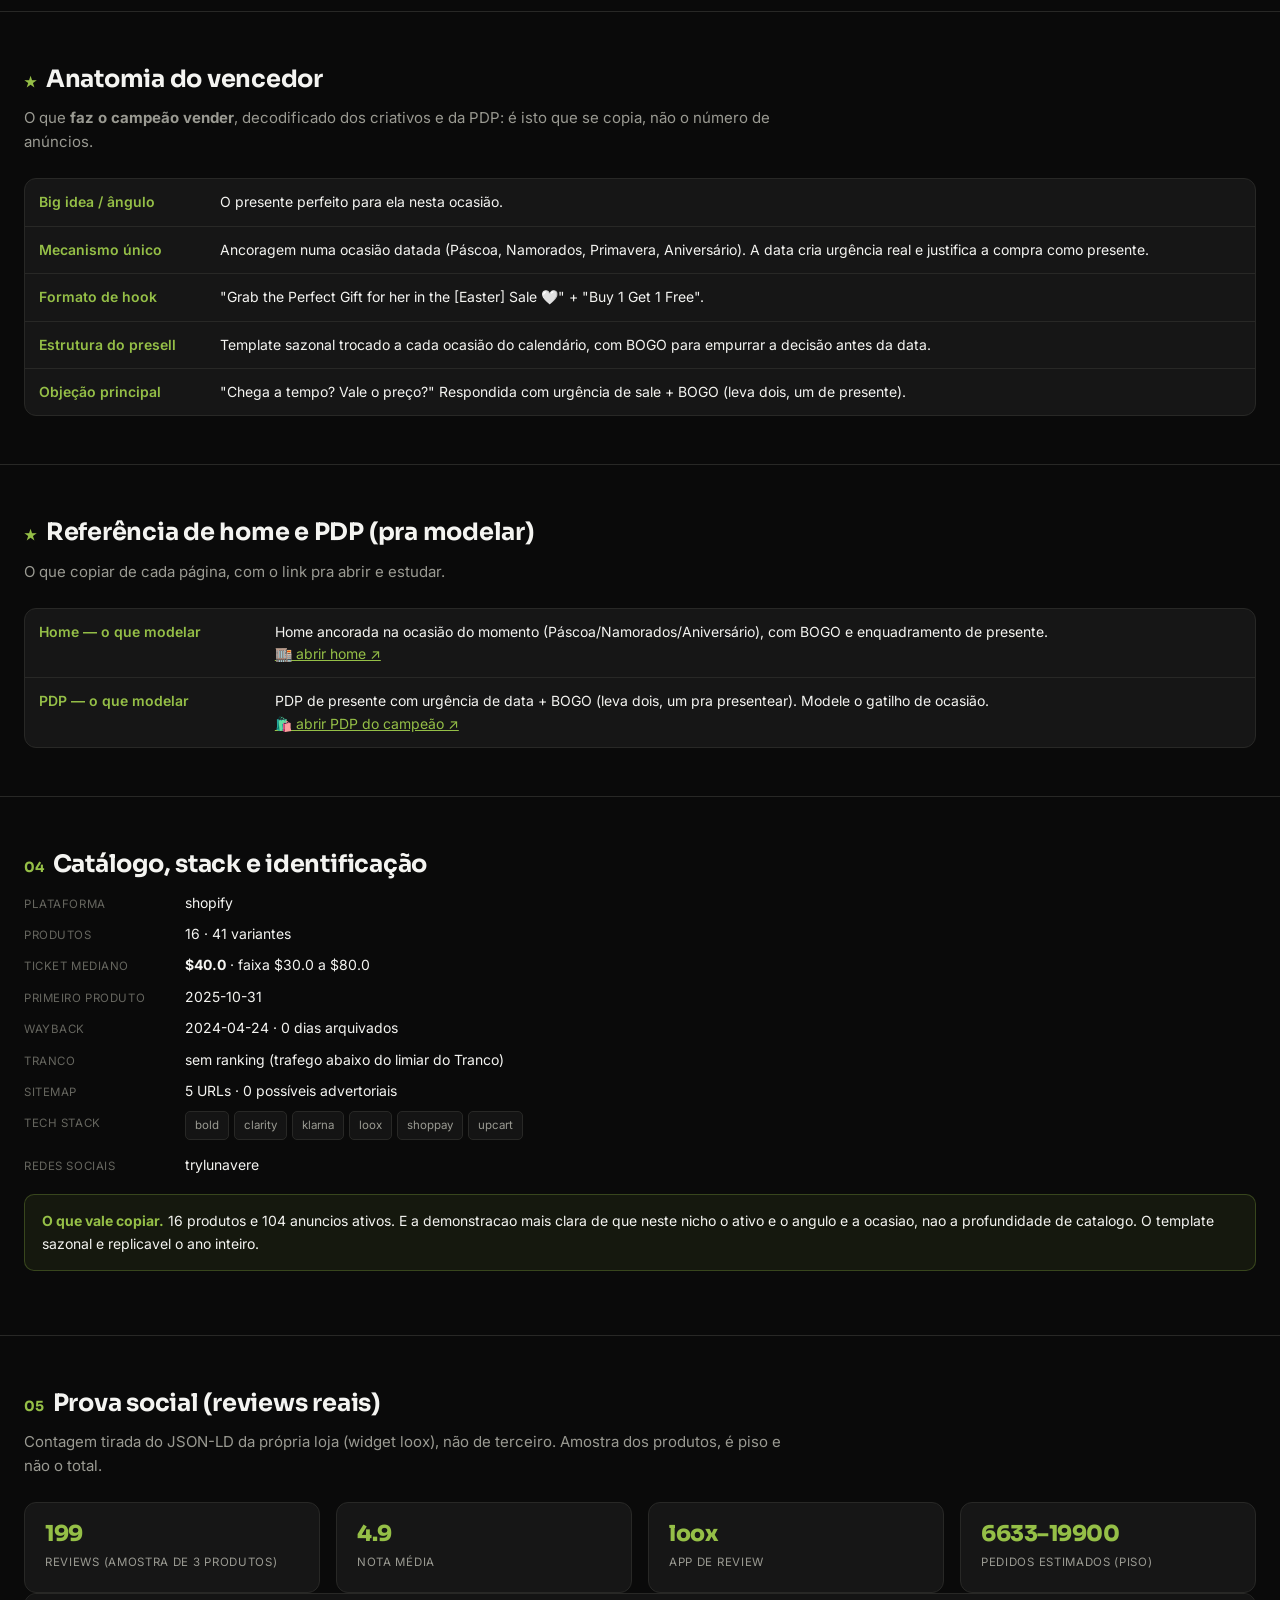
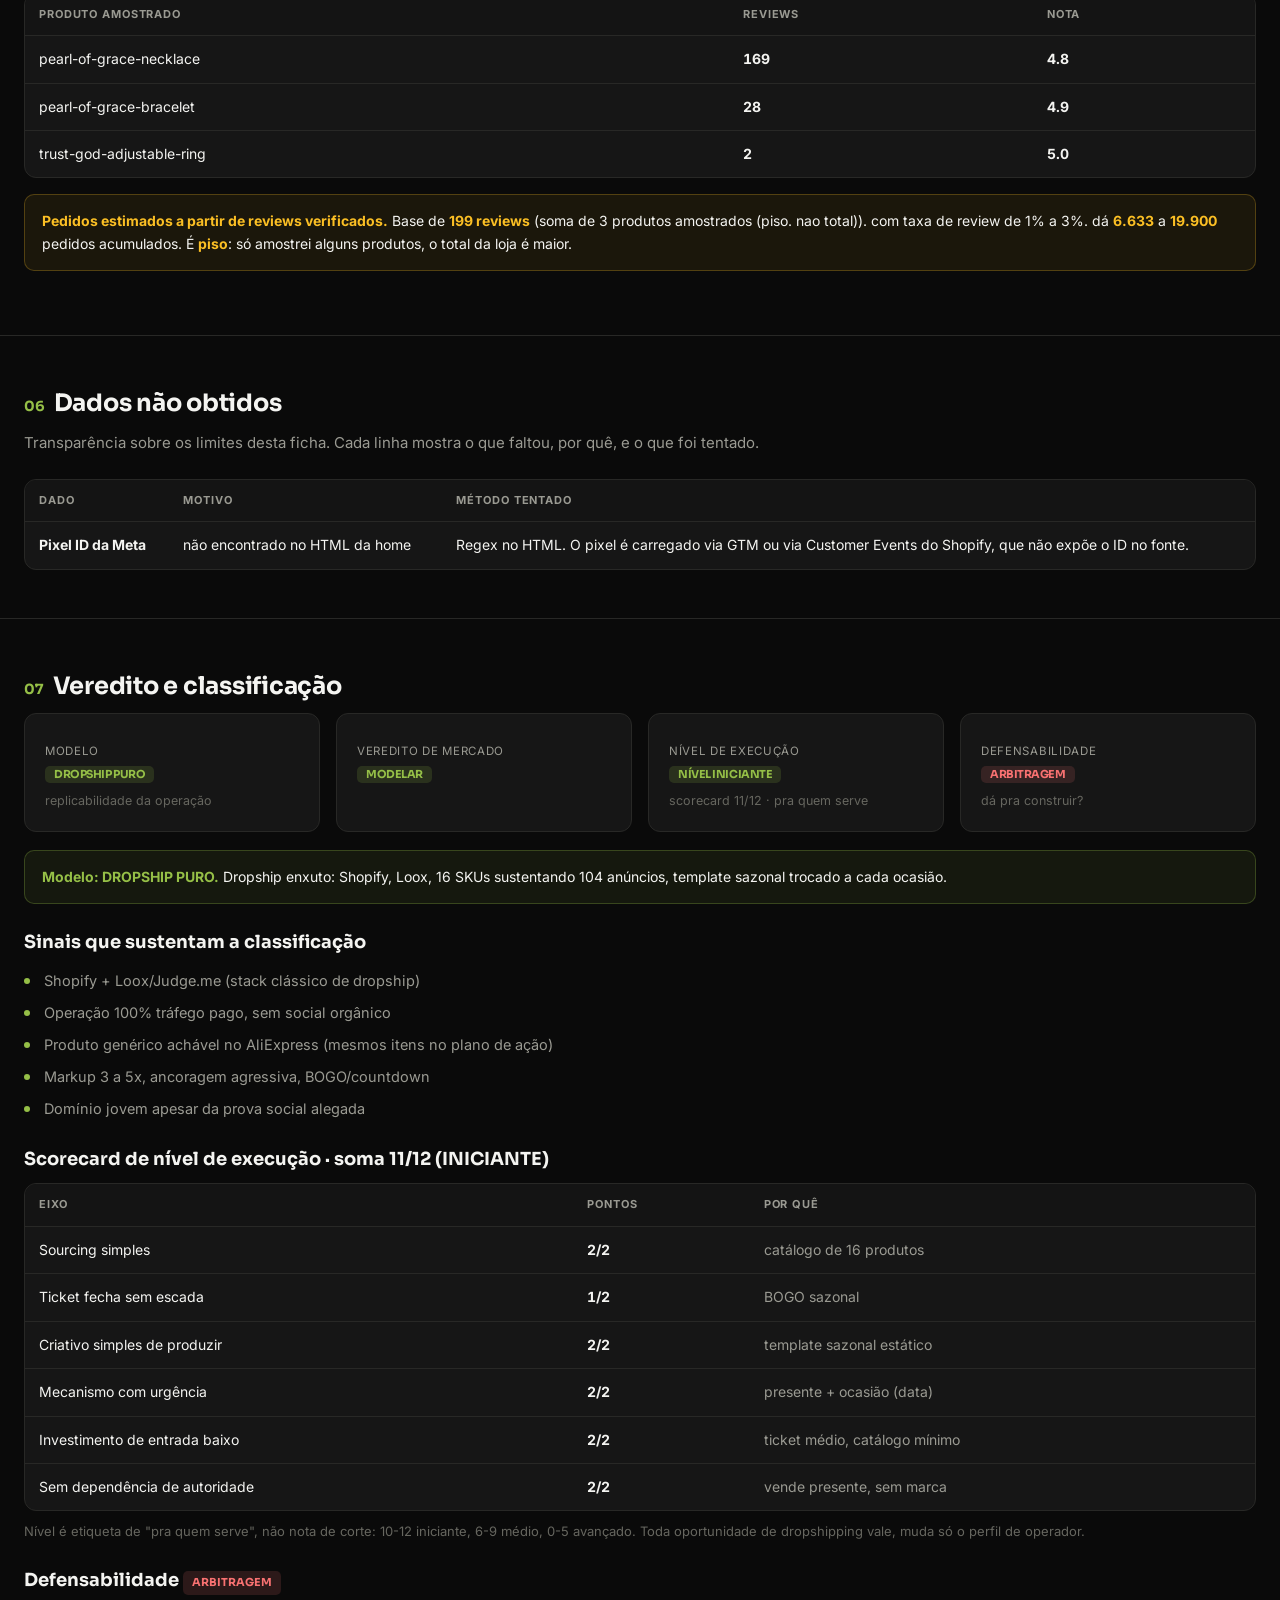
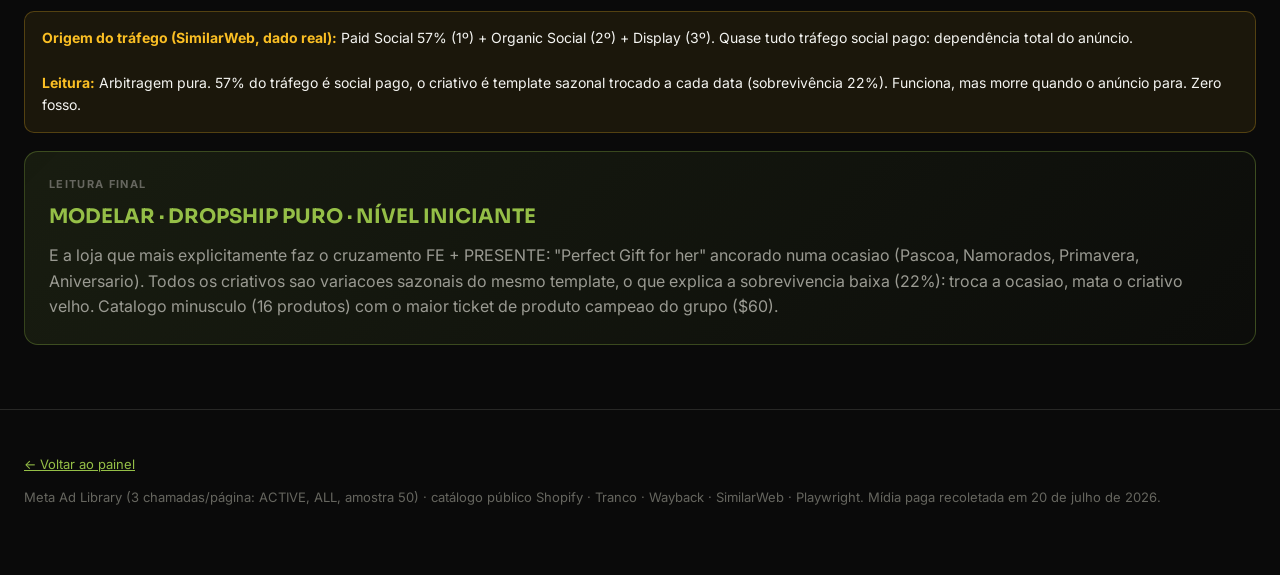
<file: loja-lunavere.html>
<!DOCTYPE html>
<html lang="pt-BR"><head><meta charset="UTF-8">
<meta name="viewport" content="width=device-width, initial-scale=1.0">
<title>Lunavere · Raio-X</title><link rel="stylesheet" href="estilo.css"></head><body>
<nav class="nav"><div class="wrap">
<a href="index.html" class="home">◆ Painel</a>
<a href="estrategia.html">★ Estratégia</a>
<a href="plano-de-acao.html">🎯 Plano</a>
<a href="mercados.html">🌍 Mercados</a>
<a href="loja-cartworkshop.html">Christian Art Workshop</a>
<a href="loja-unveiled.html">Unveiled Faith</a>
<a href="loja-oriana.html">Oriana Grace</a>
<a href="loja-jewelri.html">The Jewelri</a>
<a href="loja-lunavere.html" class="on">Lunavere</a>
<a href="loja-promised.html">Promised Jewelry</a>
<a href="loja-sundaystone.html">Sunday & Stone</a>
</div></nav>
<header><div class="wrap">
<div class="tag">Dossiê · 104 anúncios ativos</div>
<h1>Lunavere</h1>
<p class="sub"><a href="https://lunavere.com" target="_blank">lunavere.com</a> · joia cristã · USD</p>
<div class="meta"><span>104 ativos</span><span>478 no histórico</span>
<span>sobrevivência 22%</span><span class="pill p-a">DROPSHIP PURO</span><span class="pill p-a">MODELAR</span><span class="pill p-a">NÍVEL INICIANTE</span></div>
<div class="toplinks">
<a class="adlib store" href="https://lunavere.com" target="_blank">🏬 Abrir loja · lunavere.com ↗</a>
<a class="adlib" href="https://www.facebook.com/ads/library/?active_status=all&ad_type=all&country=ALL&view_all_page_id=331681860036240" target="_blank">📓 Biblioteca de anúncios · aberta, todos os países ↗</a>
</div>
</div></header>

<section><div class="wrap"><h2><span class="n">01</span>Produto campeão</h2>
<div class="hero-prod">
<img src="prints/lunavere-pdp.jpg" alt="Lunavere" style="object-fit:cover;object-position:top;max-height:340px">
<div><div class="r">Best seller nº 1</div>
<h3>Pearl of Grace Necklace</h3>
<div class="preco">$60.0</div>
<p style="color:var(--dim);margin:14px 0">Fonte: coleção de best sellers.</p>
<p style="color:var(--dim2);font-size:13px">Mediana do catálogo: <b style="color:var(--txt)">$40.0</b> ·
faixa $30.0 a $80.0</p></div></div>
<div class="tblwrap"><table><thead><tr><th>#</th><th>Produto</th><th>Preço</th></tr></thead><tbody><tr><td class='num'>1</td><td>Pearl of Grace Necklace</td><td class='num'>$60.0</td></tr><tr><td class='num'>2</td><td>Pearl of Grace Bracelet</td><td class='num'>$40.0</td></tr><tr><td class='num'>3</td><td>Trust God Adjustable Ring</td><td class='num'>$40.0</td></tr><tr><td class='num'>4</td><td>Classic Cross Necklace</td><td class='num'>$50.0</td></tr><tr><td class='num'>5</td><td>The Grace in Balance Ring 2-Piece-Set</td><td class='num'>$40.0</td></tr><tr><td class='num'>6</td><td>The Eternal Cross Necklace</td><td class='num'>$50.0</td></tr><tr><td class='num'>7</td><td>The Crown and Cross Necklace</td><td class='num'>$50.0</td></tr><tr><td class='num'>8</td><td>The Halo Stackable Rings</td><td class='num'>$30.0</td></tr></tbody></table></div>
</div></section>

<section><div class="wrap"><h2><span class="n">02</span>Mídia paga</h2>
<div class="grid g4">
<div class="stat"><div class="v">104</div><div class="l">anúncios ativos hoje</div></div>
<div class="stat"><div class="v sm">478</div><div class="l">histórico total</div></div>
<div class="stat"><div class="v">22%</div><div class="l">sobrevivência</div><div class="bar"><i style="width:22%"></i></div></div>
<div class="stat"><div class="v sm">USD</div><div class="l">moeda de veiculação</div></div>
</div>

<h3>Ritmo de teste de criativo</h3>
<div class="tblwrap"><table><tbody>
<tr><td>Criativos únicos <span style="color:var(--dim2)">(amostra de 50 mais recentes)</span></td><td class="num"><b>7</b></td></tr>
<tr><td>Fator de duplicação</td><td class="num">7.1x <span style="color:var(--dim2)">(mesmo criativo repetido)</span></td></tr>
<tr><td>Anúncios por dia</td><td>3.2/dia · ~22.4/semana</td></tr>
<tr><td>Criativos únicos por semana</td><td class="num"><b>3.1</b></td></tr>
<tr><td>Janela da amostra</td><td class="num">15.71 dias</td></tr>
</tbody></table></div>
<div class="note"><b>Cadência.</b> variacoes sazonais do mesmo template (Anniversary/Easter/Valentines/Spring)</div>

<h3>Ranking de criativos vencedores <span class="pill p-a">modele</span></h3>
<div class="note"><b>Criativo campeão:</b> "Grab the Perfect Gift for her in the [Ocasião] Sale 🤍 · Buy 1 Get 1 Free"<br><span style="color:var(--dim)">Template sazonal trocado a cada data (sobrevivência 22%). O ativo é a ocasião, não o criativo.</span></div>
<div class="tblwrap"><table><tbody>
<tr><td style="white-space:nowrap;color:var(--acc);font-weight:600">Mix de formato e sofisticação</td><td>Estático sazonal (troca a ocasião). Sofisticação baixa (nível 1-2): mesmo layout, temática de data.</td></tr>
</tbody></table></div>
<p style="color:var(--dim2);font-size:13px;margin:8px 0 0">Sinal de "vencedor" = longevidade + nº de cópias + sobrevivência (a Meta não expõe impressão pra e-commerce). O <b>% exato</b> de cada formato exige inspeção visual de cada criativo, um a um — fica declarado como lacuna; a leitura acima é qualitativa, da amostra.</p>
<div class="toplinks"><a class="adlib" href="https://www.facebook.com/ads/library/?active_status=all&ad_type=all&country=ALL&view_all_page_id=331681860036240" target="_blank">📓 Modele os criativos desta loja · biblioteca aberta ↗</a></div>

<h3>Tráfego real (SimilarWeb) <span style="color:var(--dim2);font-weight:400;font-size:13px">· dado parcial do SimilarWeb público (loja pequena)</span></h3>
<div class="grid g4"><div class="stat"><div class="v sm">20K</div><div class="l">visitas/mês</div></div><div class="stat"><div class="v sm">100%</div><div class="l">taxa de rejeição</div><div class="d">1.00 págs/visita</div></div></div>

<h3>Faturamento mensal estimado <span class="pill p-b">triangulado</span></h3>
<div class="grid g4">
<div class="stat"><div class="v sm">$10K a $21K</div><div class="l">receita bruta/mês</div><div class="d">SimilarWeb (piso) + triangulado</div></div>
<div class="stat"><div class="v sm">~$14K</div><div class="l">cenário central</div><div class="d">receita, não lucro</div></div>
</div>
<div class="note">~20 mil visitas/mês (piso do público). O engajamento veio degradado (bounce 100%, dado não confiável), então triangulei visitas-piso + Paid Social dominante. O proxy antigo estimava $63K.</div>

<h3>Custo de tráfego e investimento em mídia</h3>
<div class="grid g4">
<div class="stat"><div class="v sm">$9,23</div><div class="l">CPM · benchmark</div><div class="d">Fashion / apparel · EUA · 2026</div></div>
<div class="stat"><div class="v sm">$0,45</div><div class="l">CPC · benchmark</div></div>
<div class="stat"><div class="v sm">10,6%</div><div class="l">CPA · % da receita</div><div class="d">IRP Fashion, jun/2026</div></div>
<div class="stat" style="border-color:var(--acc)"><div class="v sm">$1,1K a $2,2K</div><div class="l">gasto em mídia/mês (est.)</div><div class="d">~$1,5K no cenário central</div></div>
</div>
<div class="note"><b>Investimento em anúncio, estimado.</b> Gasto ≈ receita × <b>10,6%</b> (o quanto o setor de apparel gasta em mídia como fração da receita, benchmark IRP). Como parte da receita acima já é estimada por proxy, este gasto herda a mesma incerteza. Não apresento ROAS: com o gasto derivado da receita por um percentual fixo, o ROAS seria sempre <code>1÷10,6%</code> por construção (tautologia), não um achado.</div>
<h3>Ângulos ativos</h3><div class="tblwrap"><table><thead><tr><th>Headline</th></tr></thead><tbody><tr><td>"Anniversary Sale 🤍 Buy 1 Get 1 Free"</td></tr><tr><td>"Grab the Perfect Gift for her in the Easter/Valentines/Spring Sale 🤍"</td></tr></tbody></table></div>
<div class="note"><b>Leitura.</b> E a loja que mais explicitamente faz o cruzamento FE + PRESENTE: "Perfect Gift for her" ancorado numa ocasiao (Pascoa, Namorados, Primavera, Aniversario). Todos os criativos sao variacoes sazonais do mesmo template, o que explica a sobrevivencia baixa (22%): troca a ocasiao, mata o criativo velho. Catalogo minusculo (16 produtos) com o maior ticket de produto campeao do grupo ($60).</div>
<div class="note info" style="margin-top:14px"><b>Momentum da operação: <span class="pill p-i">ESTÁVEL</span></b> Sem Tranco, sobrevivência 22% (troca o criativo a cada ocasião), campeão sazonal. Ritmo constante amarrado ao calendário.</div>
<div class="toplinks"><a class="adlib store" href="https://lunavere.com" target="_blank">🏬 Abrir loja ↗</a>
<a class="adlib" href="https://www.facebook.com/ads/library/?active_status=all&ad_type=all&country=ALL&view_all_page_id=331681860036240" target="_blank">📓 Ver todos os anúncios ↗</a></div>
</div></section>

<section><div class="wrap"><h2><span class="n">03</span>Páginas capturadas</h2>
<div class="shots">
<div class="shot"><div class="cap"><b>Home</b><a href="https://lunavere.com" target="_blank">abrir ↗</a></div><div class="frame"><img src="prints/lunavere-home.jpg"></div></div>
<div class="shot"><div class="cap"><b>PDP do campeão</b><a href="https://lunavere.com/products/pearl-of-grace-necklace" target="_blank">abrir ↗</a></div><div class="frame"><img src="prints/lunavere-pdp.jpg"></div></div>
</div>
<div class="shots"><div class="shot" style="grid-column:1/-1"><div class="cap"><b>Carrinho com item (revela order bumps)</b></div><div class="frame"><img src="prints/lunavere-carrinho.jpg"></div></div></div>
</div></section>

<section><div class="wrap"><h2><span class="n">★</span>Anatomia do vencedor</h2>
<p class="lead">O que <b>faz o campeão vender</b>, decodificado dos criativos e da PDP: é isto que se copia, não o número de anúncios.</p>
<div class="tblwrap"><table><tbody><tr><td style='white-space:nowrap;color:var(--acc);font-weight:600'>Big idea / ângulo</td><td>O presente perfeito para ela nesta ocasião.</td></tr><tr><td style='white-space:nowrap;color:var(--acc);font-weight:600'>Mecanismo único</td><td>Ancoragem numa ocasião datada (Páscoa, Namorados, Primavera, Aniversário). A data cria urgência real e justifica a compra como presente.</td></tr><tr><td style='white-space:nowrap;color:var(--acc);font-weight:600'>Formato de hook</td><td>"Grab the Perfect Gift for her in the [Easter] Sale 🤍" + "Buy 1 Get 1 Free".</td></tr><tr><td style='white-space:nowrap;color:var(--acc);font-weight:600'>Estrutura do presell</td><td>Template sazonal trocado a cada ocasião do calendário, com BOGO para empurrar a decisão antes da data.</td></tr><tr><td style='white-space:nowrap;color:var(--acc);font-weight:600'>Objeção principal</td><td>"Chega a tempo? Vale o preço?" Respondida com urgência de sale + BOGO (leva dois, um de presente).</td></tr></tbody></table></div>
</div></section>

<section><div class="wrap"><h2><span class="n">★</span>Referência de home e PDP (pra modelar)</h2>
<p class="lead">O que copiar de cada página, com o link pra abrir e estudar.</p>
<div class="tblwrap"><table><tbody>
<tr><td style="white-space:nowrap;color:var(--acc);font-weight:600">Home — o que modelar</td><td>Home ancorada na ocasião do momento (Páscoa/Namorados/Aniversário), com BOGO e enquadramento de presente.<br><a href="https://lunavere.com" target="_blank" style="color:var(--acc)">🏬 abrir home ↗</a></td></tr>
<tr><td style="white-space:nowrap;color:var(--acc);font-weight:600">PDP — o que modelar</td><td>PDP de presente com urgência de data + BOGO (leva dois, um pra presentear). Modele o gatilho de ocasião.<br><a href="https://lunavere.com/products/pearl-of-grace-necklace" target="_blank" style="color:var(--acc)">🛍️ abrir PDP do campeão ↗</a></td></tr>
</tbody></table></div>
</div></section>

<section><div class="wrap"><h2><span class="n">04</span>Catálogo, stack e identificação</h2>
<dl class="kv">
<dt>Plataforma</dt><dd>shopify</dd>
<dt>Produtos</dt><dd>16 · 41 variantes</dd>
<dt>Ticket mediano</dt><dd><b>$40.0</b> · faixa $30.0 a $80.0</dd>
<dt>Primeiro produto</dt><dd>2025-10-31</dd>
<dt>Wayback</dt><dd>2024-04-24 · 0 dias arquivados</dd>
<dt>Tranco</dt><dd>sem ranking (trafego abaixo do limiar do Tranco)</dd>
<dt>Sitemap</dt><dd>5 URLs · 0 possíveis advertoriais</dd>
<dt>Tech stack</dt><dd class="chips"><span class=''>bold</span><span class=''>clarity</span><span class=''>klarna</span><span class=''>loox</span><span class=''>shoppay</span><span class=''>upcart</span></dd>
<dt>Redes sociais</dt><dd>trylunavere</dd>
</dl>
<div class="note good"><b>O que vale copiar.</b> 16 produtos e 104 anuncios ativos. E a demonstracao mais clara de que neste nicho o ativo e o angulo e a ocasiao, nao a profundidade de catalogo. O template sazonal e replicavel o ano inteiro.</div>
</div></section>

<section><div class="wrap"><h2><span class="n">05</span>Prova social (reviews reais)</h2>
<p class="lead">Contagem tirada do JSON-LD da própria loja (widget loox), não de terceiro. Amostra dos produtos, é piso e não o total.</p>
<div class="grid g4">
<div class="stat"><div class="v sm">199</div><div class="l">reviews (amostra de 3 produtos)</div></div>
<div class="stat"><div class="v sm">4.9</div><div class="l">nota média</div></div>
<div class="stat"><div class="v sm">loox</div><div class="l">app de review</div></div>
<div class="stat"><div class="v sm">6633–19900</div><div class="l">pedidos estimados (piso)</div></div>
</div>
<div class="tblwrap"><table><thead><tr><th>Produto amostrado</th><th>Reviews</th><th>Nota</th></tr></thead><tbody><tr><td>pearl-of-grace-necklace</td><td class='num'>169</td><td class='num'>4.8</td></tr><tr><td>pearl-of-grace-bracelet</td><td class='num'>28</td><td class='num'>4.9</td></tr><tr><td>trust-god-adjustable-ring</td><td class='num'>2</td><td class='num'>5.0</td></tr></tbody></table></div>
<div class='note'><b>Pedidos estimados a partir de reviews verificados.</b> Base de <b>199 reviews</b> (soma de 3 produtos amostrados (piso. nao total)). com taxa de review de 1% a 3%. dá <b>6.633</b> a <b>19.900</b> pedidos acumulados. É <b>piso</b>: só amostrei alguns produtos, o total da loja é maior.</div>
</div></section>

<section><div class="wrap"><h2><span class="n">06</span>Dados não obtidos</h2>
<p class="lead">Transparência sobre os limites desta ficha. Cada linha mostra o que faltou, por quê, e o que foi tentado.</p>
<div class="tblwrap"><table><thead><tr><th>Dado</th><th>Motivo</th><th>Método tentado</th></tr></thead><tbody><tr><td><b>Pixel ID da Meta</b></td><td>não encontrado no HTML da home</td><td>Regex no HTML. O pixel é carregado via GTM ou via Customer Events do Shopify, que não expõe o ID no fonte.</td></tr></tbody></table></div>
</div></section>

<section><div class="wrap"><h2><span class="n">07</span>Veredito e classificação</h2>

<div class="grid g4" style="margin-bottom:18px">
<div class="stat"><div class="l">Modelo</div><div class="v sm"><span class="pill p-a">DROPSHIP PURO</span></div><div class="d">replicabilidade da operação</div></div>
<div class="stat"><div class="l">Veredito de mercado</div><div class="v sm"><span class="pill p-a">MODELAR</span></div></div>
<div class="stat"><div class="l">Nível de execução</div><div class="v sm"><span class="pill p-a">NÍVEL INICIANTE</span></div><div class="d">scorecard 11/12 · pra quem serve</div></div>
<div class="stat"><div class="l">Defensabilidade</div><div class="v sm"><span class="pill p-c">ARBITRAGEM</span></div><div class="d">dá pra construir?</div></div>
</div>
<div class="note good"><b>Modelo: DROPSHIP PURO.</b> Dropship enxuto: Shopify, Loox, 16 SKUs sustentando 104 anúncios, template sazonal trocado a cada ocasião.</div>
<h3>Sinais que sustentam a classificação</h3>
<ul class="cl"><li>Shopify + Loox/Judge.me (stack clássico de dropship)</li><li>Operação 100% tráfego pago, sem social orgânico</li><li>Produto genérico achável no AliExpress (mesmos itens no plano de ação)</li><li>Markup 3 a 5x, ancoragem agressiva, BOGO/countdown</li><li>Domínio jovem apesar da prova social alegada</li></ul>
<h3>Scorecard de nível de execução · soma 11/12 (INICIANTE)</h3>
<div class="tblwrap"><table><thead><tr><th>Eixo</th><th>Pontos</th><th>Por quê</th></tr></thead><tbody><tr><td>Sourcing simples</td><td class='num'>2/2</td><td style='color:var(--dim)'>catálogo de 16 produtos</td></tr><tr><td>Ticket fecha sem escada</td><td class='num'>1/2</td><td style='color:var(--dim)'>BOGO sazonal</td></tr><tr><td>Criativo simples de produzir</td><td class='num'>2/2</td><td style='color:var(--dim)'>template sazonal estático</td></tr><tr><td>Mecanismo com urgência</td><td class='num'>2/2</td><td style='color:var(--dim)'>presente + ocasião (data)</td></tr><tr><td>Investimento de entrada baixo</td><td class='num'>2/2</td><td style='color:var(--dim)'>ticket médio, catálogo mínimo</td></tr><tr><td>Sem dependência de autoridade</td><td class='num'>2/2</td><td style='color:var(--dim)'>vende presente, sem marca</td></tr></tbody></table></div>
<p style="color:var(--dim2);font-size:13px;margin-top:10px">Nível é etiqueta de "pra quem serve", não nota de corte: 10-12 iniciante, 6-9 médio, 0-5 avançado. Toda oportunidade de dropshipping vale, muda só o perfil de operador.</p>


<h3>Defensabilidade <span class="pill p-c">ARBITRAGEM</span></h3>
<div class="note "><b>Origem do tráfego (SimilarWeb, dado real):</b> Paid Social 57% (1º) + Organic Social (2º) + Display (3º). Quase tudo tráfego social pago: dependência total do anúncio.<br><br><b>Leitura:</b> Arbitragem pura. 57% do tráfego é social pago, o criativo é template sazonal trocado a cada data (sobrevivência 22%). Funciona, mas morre quando o anúncio para. Zero fosso.</div>
<div class="op" style="margin-top:18px"><div class="r">Leitura final</div><h3>MODELAR · DROPSHIP PURO · NÍVEL INICIANTE</h3>
<p style="color:var(--dim)">E a loja que mais explicitamente faz o cruzamento FE + PRESENTE: "Perfect Gift for her" ancorado numa ocasiao (Pascoa, Namorados, Primavera, Aniversario). Todos os criativos sao variacoes sazonais do mesmo template, o que explica a sobrevivencia baixa (22%): troca a ocasiao, mata o criativo velho. Catalogo minusculo (16 produtos) com o maior ticket de produto campeao do grupo ($60).</p></div>
</div></section>

<footer><div class="wrap"><p><a href="index.html">← Voltar ao painel</a></p>
<p style="margin-top:12px">Meta Ad Library (3 chamadas/página: ACTIVE, ALL, amostra 50) · catálogo público Shopify · Tranco · Wayback · SimilarWeb · Playwright. Mídia paga recoletada em 20 de julho de 2026.</p></div></footer>
</body></html>
</file>
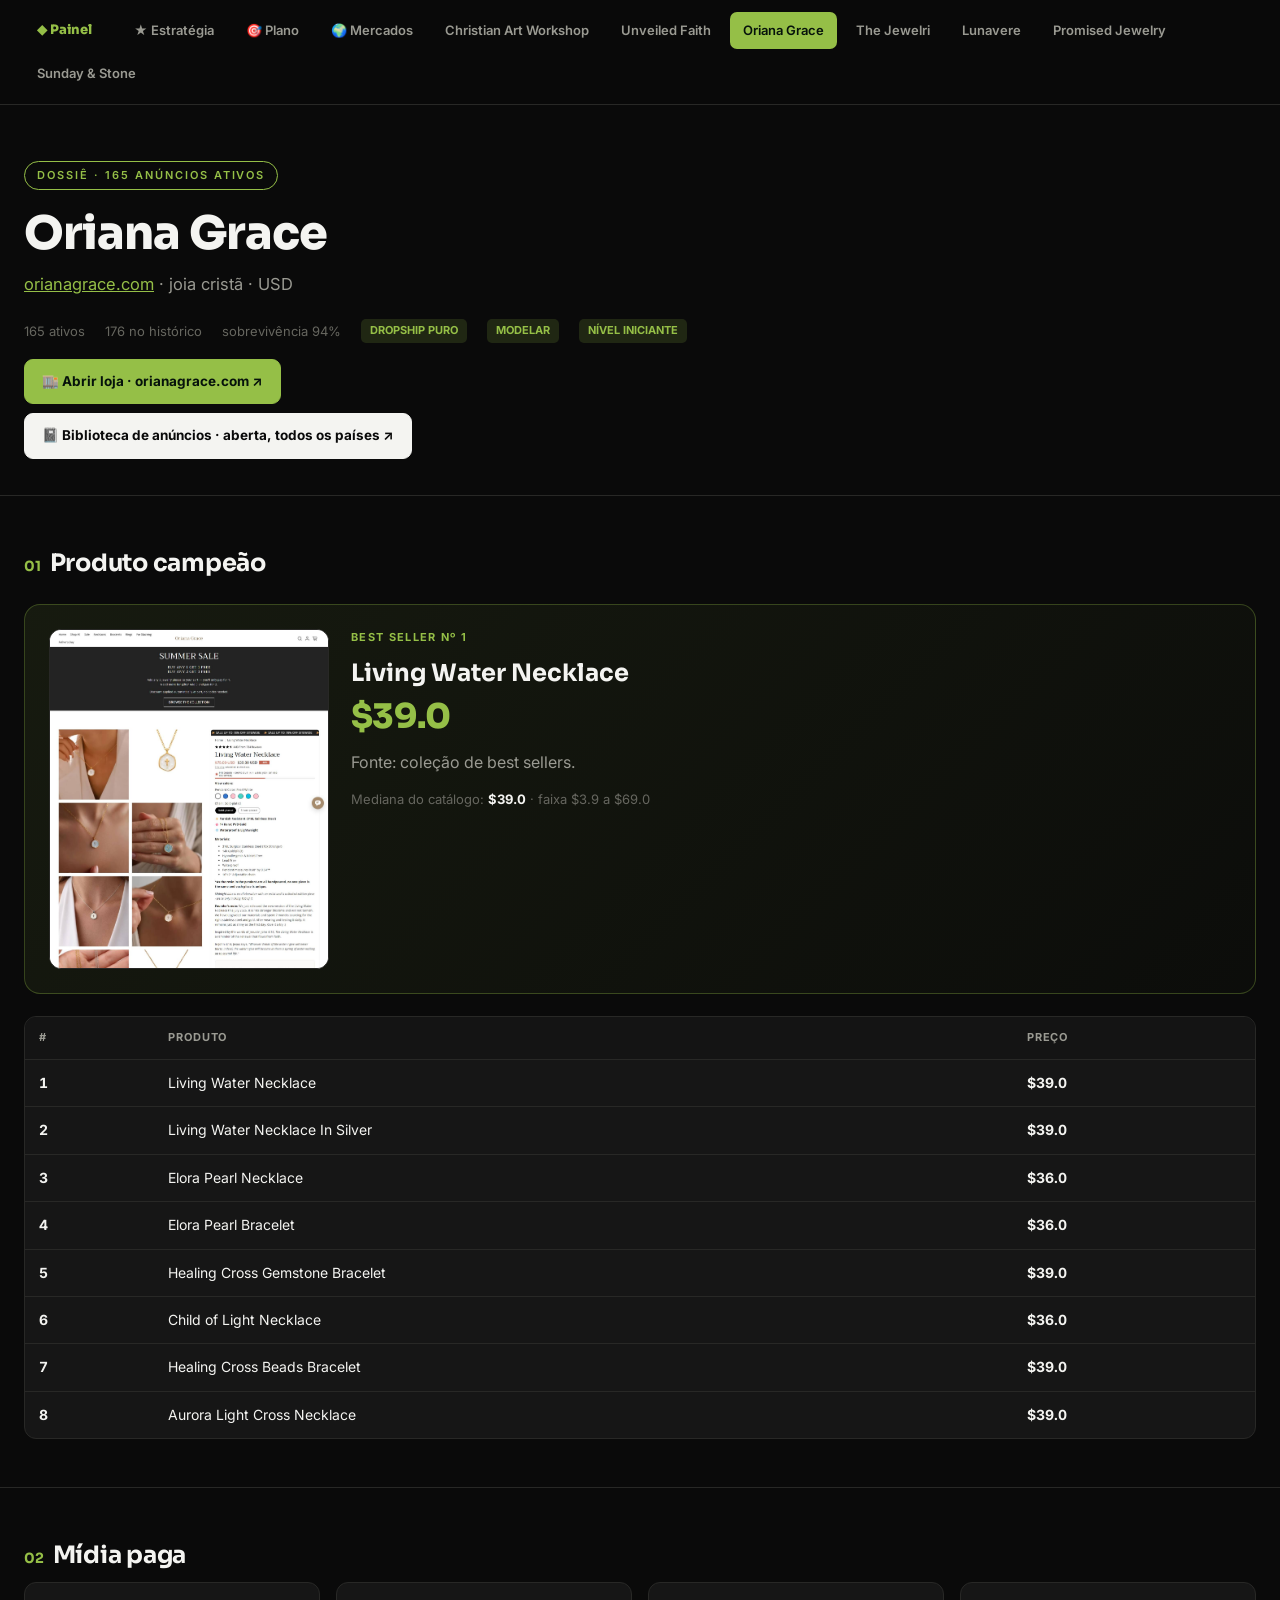
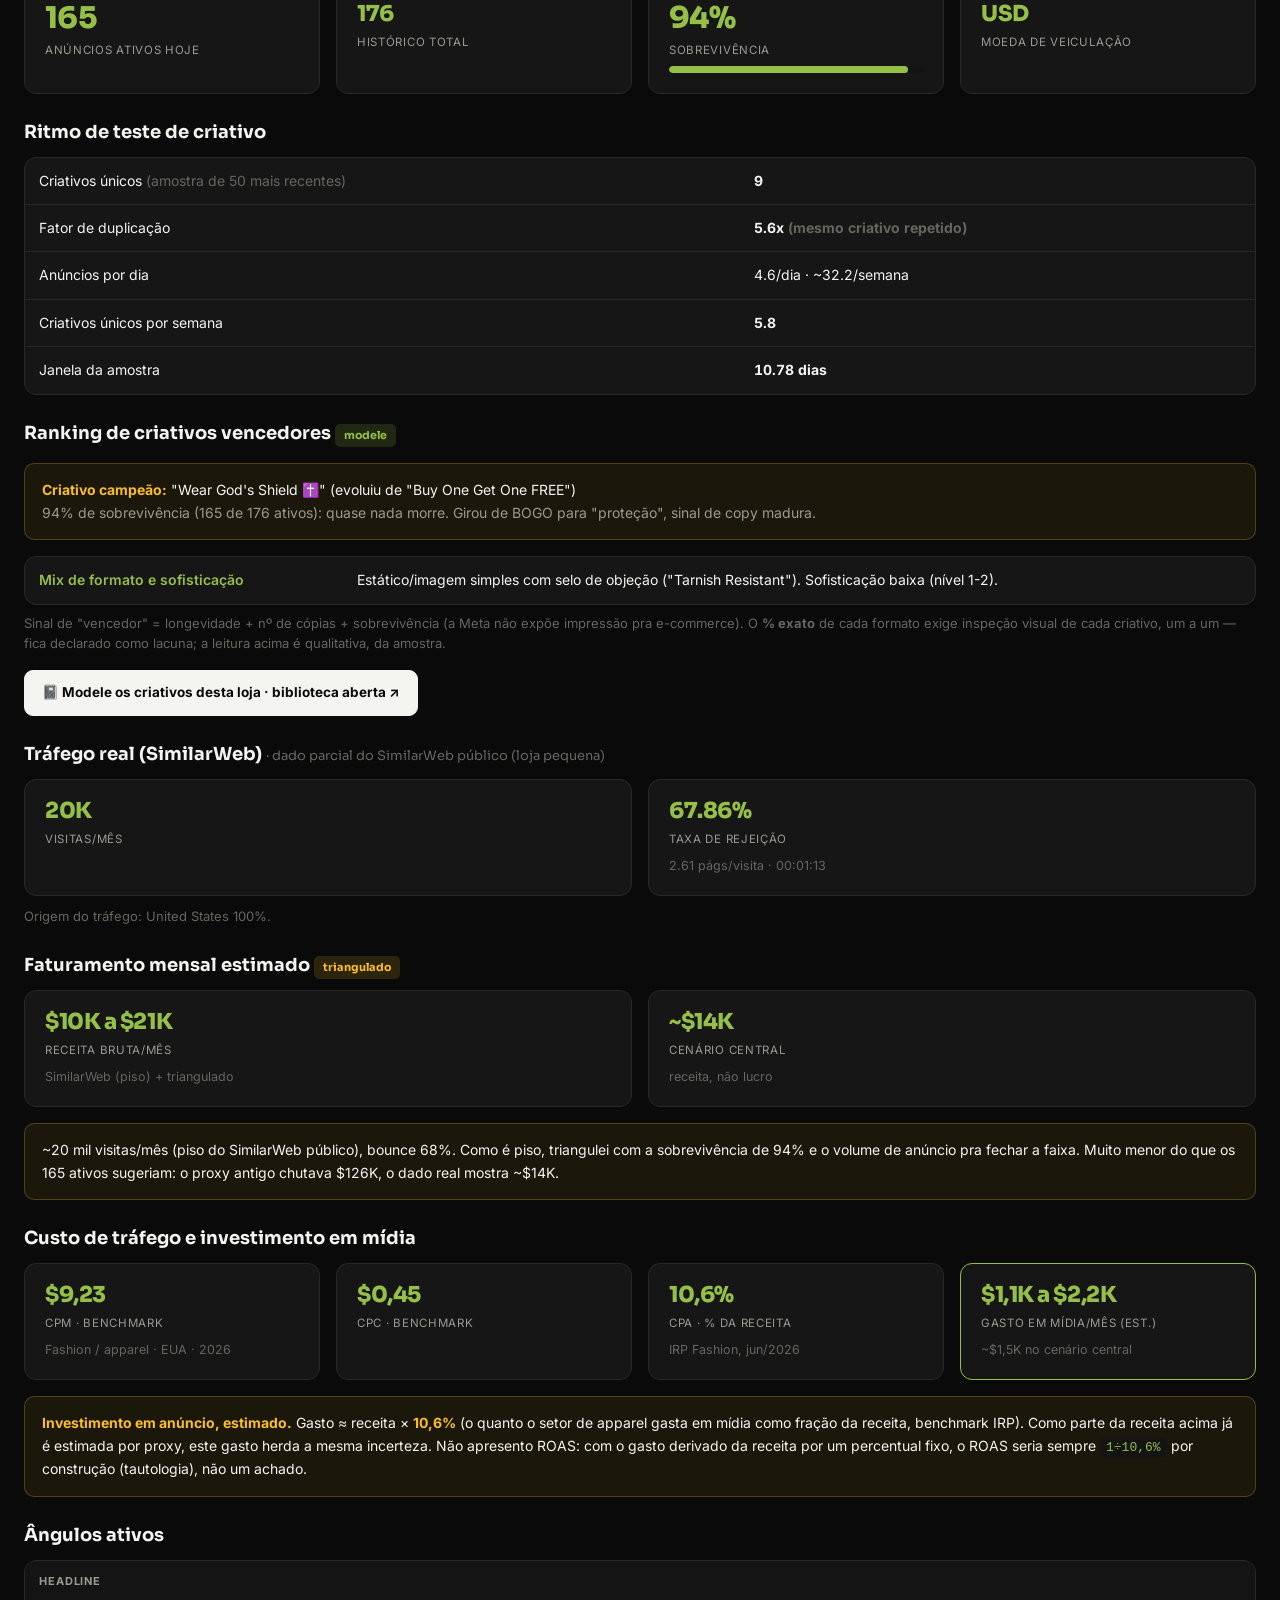
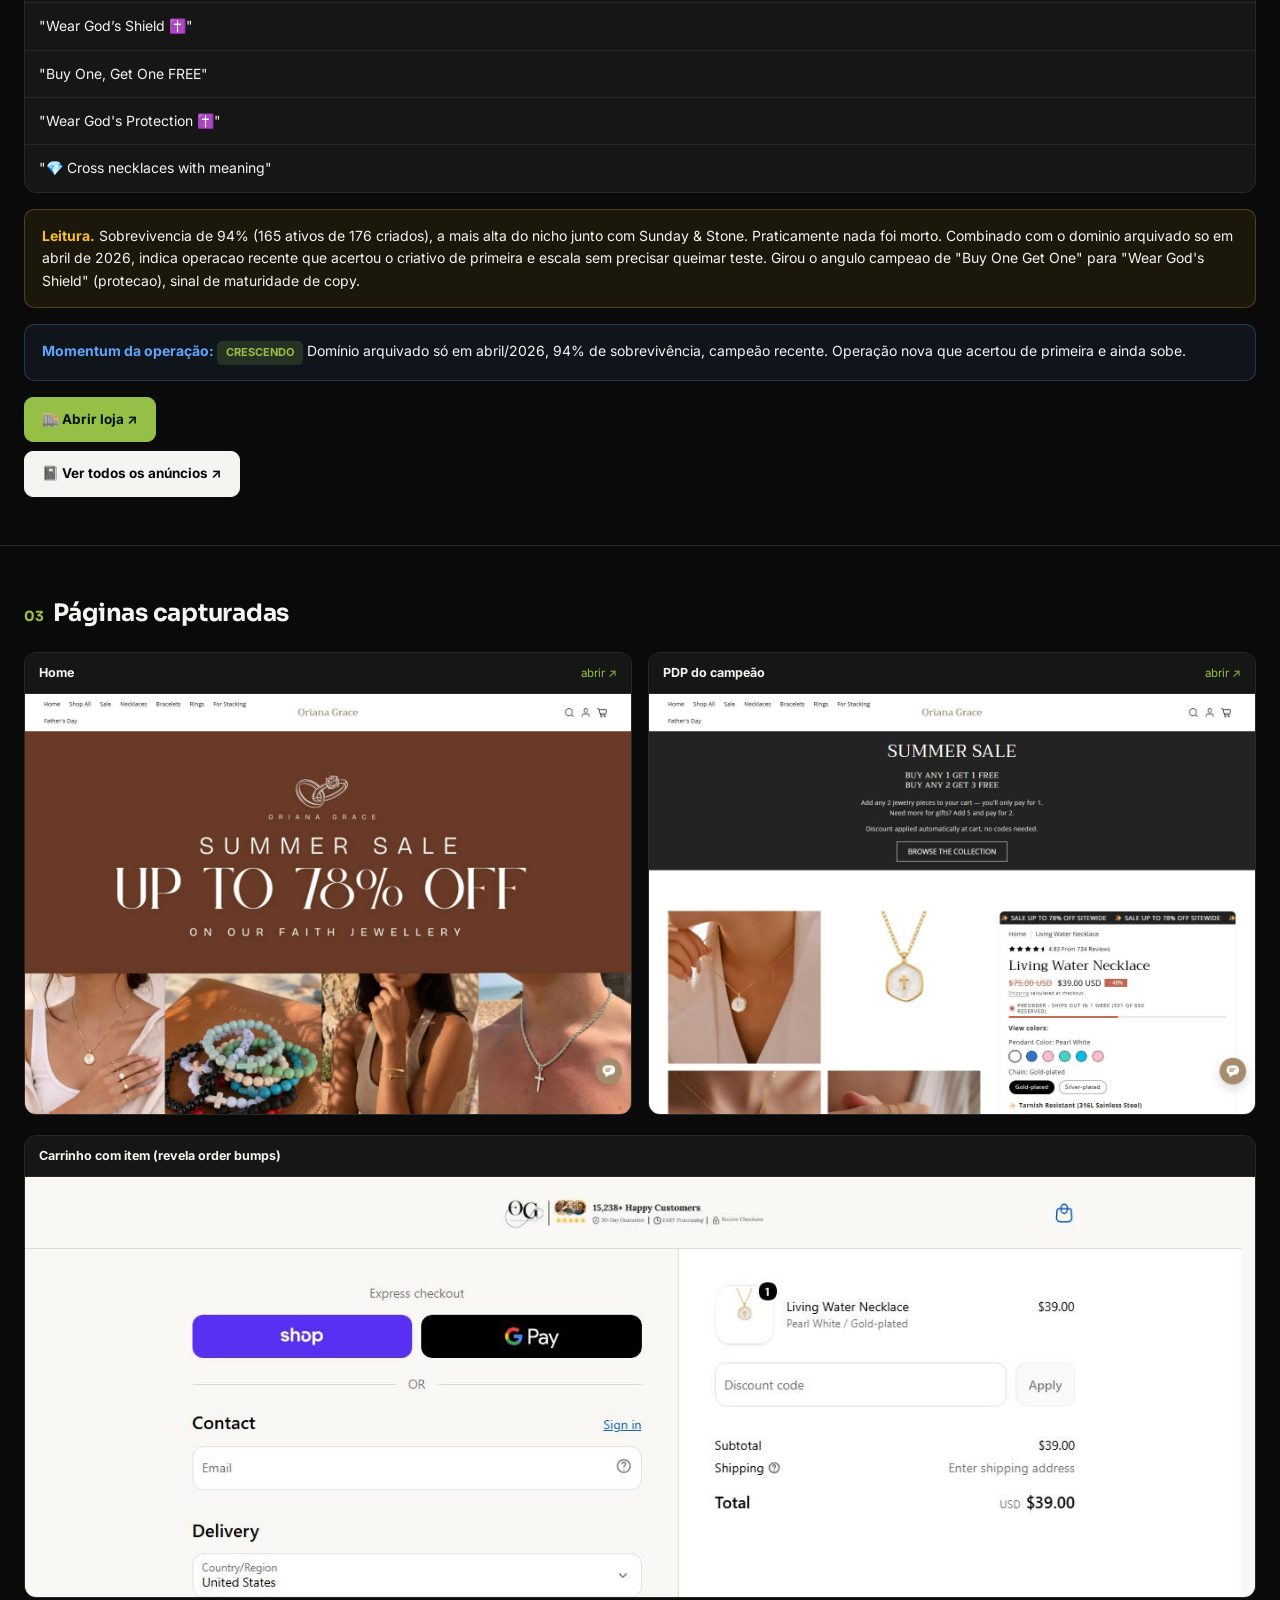
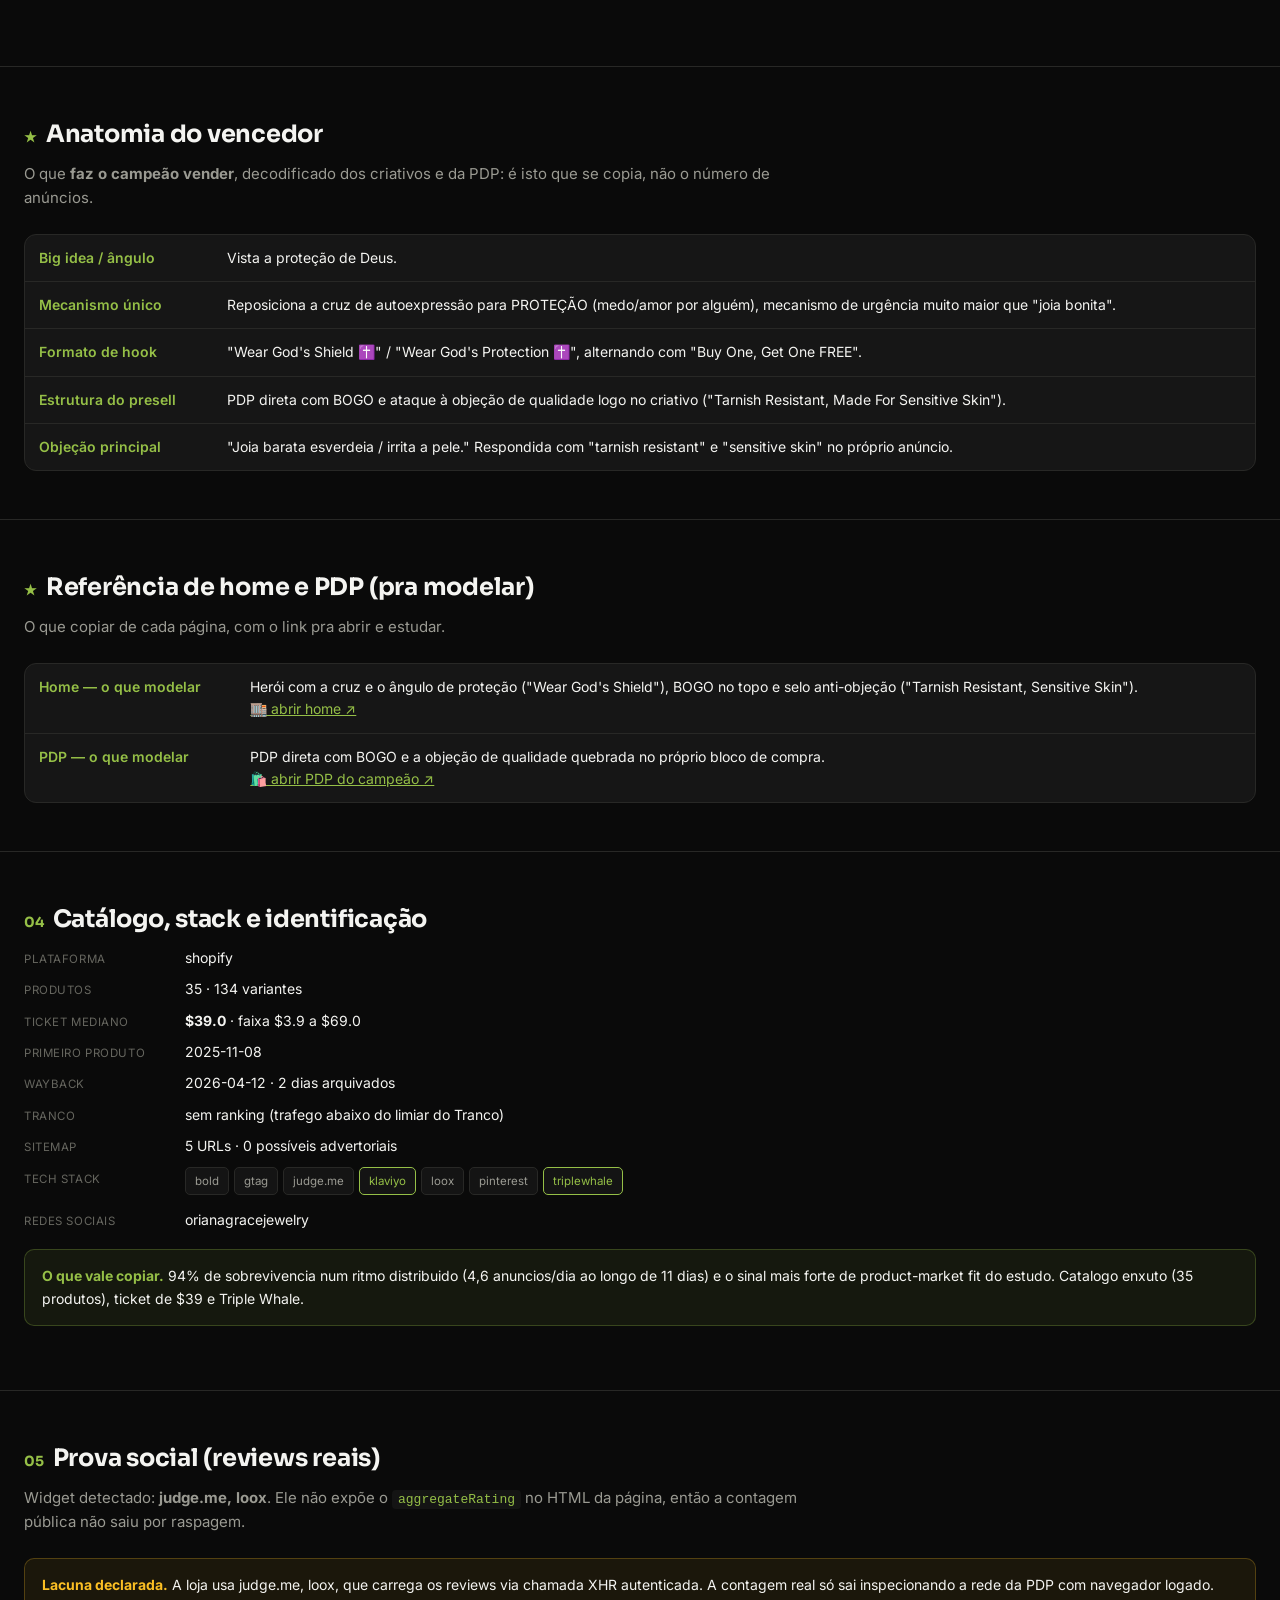
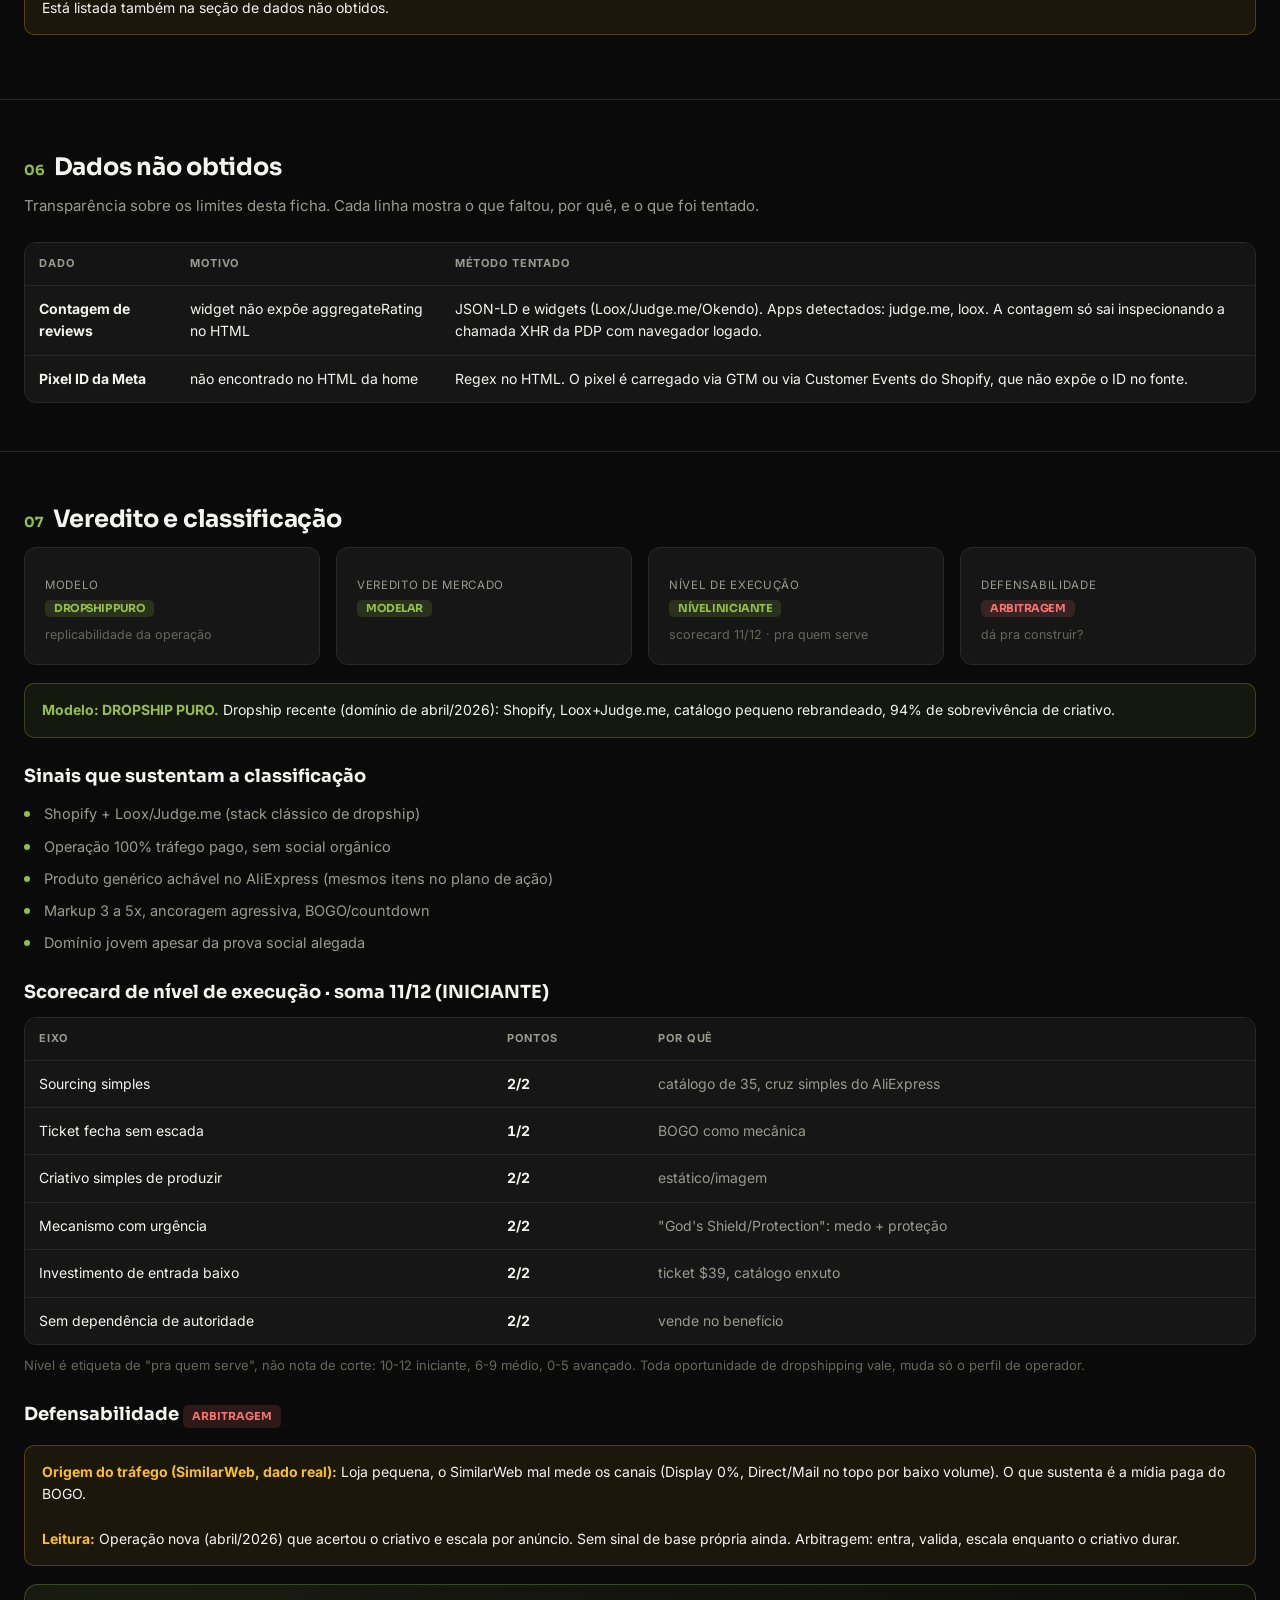
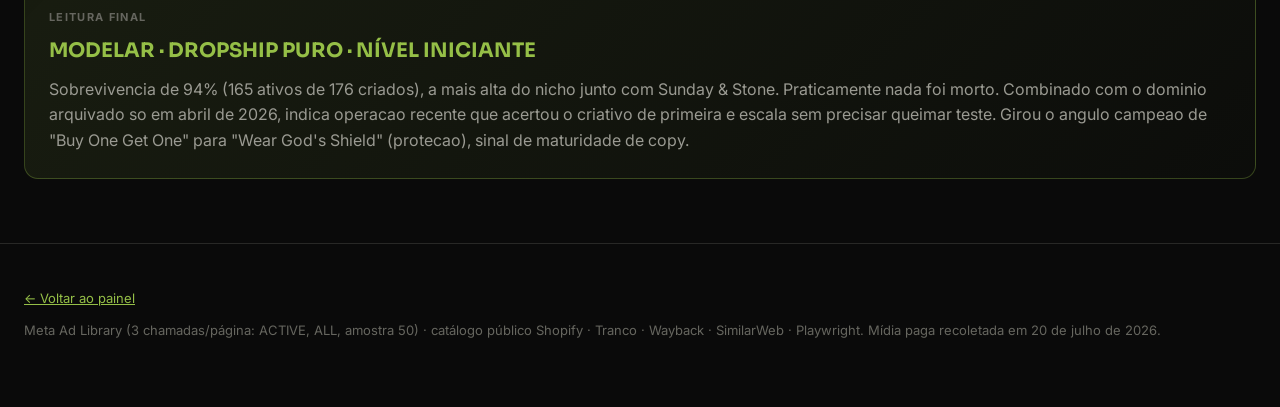
<file: loja-oriana.html>
<!DOCTYPE html>
<html lang="pt-BR"><head><meta charset="UTF-8">
<meta name="viewport" content="width=device-width, initial-scale=1.0">
<title>Oriana Grace · Raio-X</title><link rel="stylesheet" href="estilo.css"></head><body>
<nav class="nav"><div class="wrap">
<a href="index.html" class="home">◆ Painel</a>
<a href="estrategia.html">★ Estratégia</a>
<a href="plano-de-acao.html">🎯 Plano</a>
<a href="mercados.html">🌍 Mercados</a>
<a href="loja-cartworkshop.html">Christian Art Workshop</a>
<a href="loja-unveiled.html">Unveiled Faith</a>
<a href="loja-oriana.html" class="on">Oriana Grace</a>
<a href="loja-jewelri.html">The Jewelri</a>
<a href="loja-lunavere.html">Lunavere</a>
<a href="loja-promised.html">Promised Jewelry</a>
<a href="loja-sundaystone.html">Sunday & Stone</a>
</div></nav>
<header><div class="wrap">
<div class="tag">Dossiê · 165 anúncios ativos</div>
<h1>Oriana Grace</h1>
<p class="sub"><a href="https://orianagrace.com" target="_blank">orianagrace.com</a> · joia cristã · USD</p>
<div class="meta"><span>165 ativos</span><span>176 no histórico</span>
<span>sobrevivência 94%</span><span class="pill p-a">DROPSHIP PURO</span><span class="pill p-a">MODELAR</span><span class="pill p-a">NÍVEL INICIANTE</span></div>
<div class="toplinks">
<a class="adlib store" href="https://orianagrace.com" target="_blank">🏬 Abrir loja · orianagrace.com ↗</a>
<a class="adlib" href="https://www.facebook.com/ads/library/?active_status=all&ad_type=all&country=ALL&view_all_page_id=856953744165853" target="_blank">📓 Biblioteca de anúncios · aberta, todos os países ↗</a>
</div>
</div></header>

<section><div class="wrap"><h2><span class="n">01</span>Produto campeão</h2>
<div class="hero-prod">
<img src="prints/oriana-pdp.jpg" alt="Oriana Grace" style="object-fit:cover;object-position:top;max-height:340px">
<div><div class="r">Best seller nº 1</div>
<h3>Living Water Necklace</h3>
<div class="preco">$39.0</div>
<p style="color:var(--dim);margin:14px 0">Fonte: coleção de best sellers.</p>
<p style="color:var(--dim2);font-size:13px">Mediana do catálogo: <b style="color:var(--txt)">$39.0</b> ·
faixa $3.9 a $69.0</p></div></div>
<div class="tblwrap"><table><thead><tr><th>#</th><th>Produto</th><th>Preço</th></tr></thead><tbody><tr><td class='num'>1</td><td>Living Water Necklace</td><td class='num'>$39.0</td></tr><tr><td class='num'>2</td><td>Living Water Necklace In Silver</td><td class='num'>$39.0</td></tr><tr><td class='num'>3</td><td>Elora Pearl Necklace</td><td class='num'>$36.0</td></tr><tr><td class='num'>4</td><td>Elora Pearl Bracelet</td><td class='num'>$36.0</td></tr><tr><td class='num'>5</td><td>Healing Cross Gemstone Bracelet</td><td class='num'>$39.0</td></tr><tr><td class='num'>6</td><td>Child of Light Necklace</td><td class='num'>$36.0</td></tr><tr><td class='num'>7</td><td>Healing Cross Beads Bracelet</td><td class='num'>$39.0</td></tr><tr><td class='num'>8</td><td>Aurora Light Cross Necklace</td><td class='num'>$39.0</td></tr></tbody></table></div>
</div></section>

<section><div class="wrap"><h2><span class="n">02</span>Mídia paga</h2>
<div class="grid g4">
<div class="stat"><div class="v">165</div><div class="l">anúncios ativos hoje</div></div>
<div class="stat"><div class="v sm">176</div><div class="l">histórico total</div></div>
<div class="stat"><div class="v">94%</div><div class="l">sobrevivência</div><div class="bar"><i style="width:94%"></i></div></div>
<div class="stat"><div class="v sm">USD</div><div class="l">moeda de veiculação</div></div>
</div>

<h3>Ritmo de teste de criativo</h3>
<div class="tblwrap"><table><tbody>
<tr><td>Criativos únicos <span style="color:var(--dim2)">(amostra de 50 mais recentes)</span></td><td class="num"><b>9</b></td></tr>
<tr><td>Fator de duplicação</td><td class="num">5.6x <span style="color:var(--dim2)">(mesmo criativo repetido)</span></td></tr>
<tr><td>Anúncios por dia</td><td>4.6/dia · ~32.2/semana</td></tr>
<tr><td>Criativos únicos por semana</td><td class="num"><b>5.8</b></td></tr>
<tr><td>Janela da amostra</td><td class="num">10.78 dias</td></tr>
</tbody></table></div>


<h3>Ranking de criativos vencedores <span class="pill p-a">modele</span></h3>
<div class="note"><b>Criativo campeão:</b> "Wear God's Shield ✝️" (evoluiu de "Buy One Get One FREE")<br><span style="color:var(--dim)">94% de sobrevivência (165 de 176 ativos): quase nada morre. Girou de BOGO para "proteção", sinal de copy madura.</span></div>
<div class="tblwrap"><table><tbody>
<tr><td style="white-space:nowrap;color:var(--acc);font-weight:600">Mix de formato e sofisticação</td><td>Estático/imagem simples com selo de objeção ("Tarnish Resistant"). Sofisticação baixa (nível 1-2).</td></tr>
</tbody></table></div>
<p style="color:var(--dim2);font-size:13px;margin:8px 0 0">Sinal de "vencedor" = longevidade + nº de cópias + sobrevivência (a Meta não expõe impressão pra e-commerce). O <b>% exato</b> de cada formato exige inspeção visual de cada criativo, um a um — fica declarado como lacuna; a leitura acima é qualitativa, da amostra.</p>
<div class="toplinks"><a class="adlib" href="https://www.facebook.com/ads/library/?active_status=all&ad_type=all&country=ALL&view_all_page_id=856953744165853" target="_blank">📓 Modele os criativos desta loja · biblioteca aberta ↗</a></div>

<h3>Tráfego real (SimilarWeb) <span style="color:var(--dim2);font-weight:400;font-size:13px">· dado parcial do SimilarWeb público (loja pequena)</span></h3>
<div class="grid g4"><div class="stat"><div class="v sm">20K</div><div class="l">visitas/mês</div></div><div class="stat"><div class="v sm">67.86%</div><div class="l">taxa de rejeição</div><div class="d">2.61 págs/visita · 00:01:13</div></div></div><p style="color:var(--dim2);font-size:13px;margin-top:10px">Origem do tráfego: United States 100%.</p>

<h3>Faturamento mensal estimado <span class="pill p-b">triangulado</span></h3>
<div class="grid g4">
<div class="stat"><div class="v sm">$10K a $21K</div><div class="l">receita bruta/mês</div><div class="d">SimilarWeb (piso) + triangulado</div></div>
<div class="stat"><div class="v sm">~$14K</div><div class="l">cenário central</div><div class="d">receita, não lucro</div></div>
</div>
<div class="note">~20 mil visitas/mês (piso do SimilarWeb público), bounce 68%. Como é piso, triangulei com a sobrevivência de 94% e o volume de anúncio pra fechar a faixa. Muito menor do que os 165 ativos sugeriam: o proxy antigo chutava $126K, o dado real mostra ~$14K.</div>

<h3>Custo de tráfego e investimento em mídia</h3>
<div class="grid g4">
<div class="stat"><div class="v sm">$9,23</div><div class="l">CPM · benchmark</div><div class="d">Fashion / apparel · EUA · 2026</div></div>
<div class="stat"><div class="v sm">$0,45</div><div class="l">CPC · benchmark</div></div>
<div class="stat"><div class="v sm">10,6%</div><div class="l">CPA · % da receita</div><div class="d">IRP Fashion, jun/2026</div></div>
<div class="stat" style="border-color:var(--acc)"><div class="v sm">$1,1K a $2,2K</div><div class="l">gasto em mídia/mês (est.)</div><div class="d">~$1,5K no cenário central</div></div>
</div>
<div class="note"><b>Investimento em anúncio, estimado.</b> Gasto ≈ receita × <b>10,6%</b> (o quanto o setor de apparel gasta em mídia como fração da receita, benchmark IRP). Como parte da receita acima já é estimada por proxy, este gasto herda a mesma incerteza. Não apresento ROAS: com o gasto derivado da receita por um percentual fixo, o ROAS seria sempre <code>1÷10,6%</code> por construção (tautologia), não um achado.</div>
<h3>Ângulos ativos</h3><div class="tblwrap"><table><thead><tr><th>Headline</th></tr></thead><tbody><tr><td>"Wear God’s Shield ✝️"</td></tr><tr><td>"Buy One, Get One FREE"</td></tr><tr><td>"Wear God's Protection ✝️"</td></tr><tr><td>"💎 Cross necklaces with meaning"</td></tr></tbody></table></div>
<div class="note"><b>Leitura.</b> Sobrevivencia de 94% (165 ativos de 176 criados), a mais alta do nicho junto com Sunday & Stone. Praticamente nada foi morto. Combinado com o dominio arquivado so em abril de 2026, indica operacao recente que acertou o criativo de primeira e escala sem precisar queimar teste. Girou o angulo campeao de "Buy One Get One" para "Wear God's Shield" (protecao), sinal de maturidade de copy.</div>
<div class="note info" style="margin-top:14px"><b>Momentum da operação: <span class="pill p-a">CRESCENDO</span></b> Domínio arquivado só em abril/2026, 94% de sobrevivência, campeão recente. Operação nova que acertou de primeira e ainda sobe.</div>
<div class="toplinks"><a class="adlib store" href="https://orianagrace.com" target="_blank">🏬 Abrir loja ↗</a>
<a class="adlib" href="https://www.facebook.com/ads/library/?active_status=all&ad_type=all&country=ALL&view_all_page_id=856953744165853" target="_blank">📓 Ver todos os anúncios ↗</a></div>
</div></section>

<section><div class="wrap"><h2><span class="n">03</span>Páginas capturadas</h2>
<div class="shots">
<div class="shot"><div class="cap"><b>Home</b><a href="https://orianagrace.com" target="_blank">abrir ↗</a></div><div class="frame"><img src="prints/oriana-home.jpg"></div></div>
<div class="shot"><div class="cap"><b>PDP do campeão</b><a href="https://orianagrace.com/products/living-water-necklace" target="_blank">abrir ↗</a></div><div class="frame"><img src="prints/oriana-pdp.jpg"></div></div>
</div>
<div class="shots"><div class="shot" style="grid-column:1/-1"><div class="cap"><b>Carrinho com item (revela order bumps)</b></div><div class="frame"><img src="prints/oriana-carrinho.jpg"></div></div></div>
</div></section>

<section><div class="wrap"><h2><span class="n">★</span>Anatomia do vencedor</h2>
<p class="lead">O que <b>faz o campeão vender</b>, decodificado dos criativos e da PDP: é isto que se copia, não o número de anúncios.</p>
<div class="tblwrap"><table><tbody><tr><td style='white-space:nowrap;color:var(--acc);font-weight:600'>Big idea / ângulo</td><td>Vista a proteção de Deus.</td></tr><tr><td style='white-space:nowrap;color:var(--acc);font-weight:600'>Mecanismo único</td><td>Reposiciona a cruz de autoexpressão para PROTEÇÃO (medo/amor por alguém), mecanismo de urgência muito maior que "joia bonita".</td></tr><tr><td style='white-space:nowrap;color:var(--acc);font-weight:600'>Formato de hook</td><td>"Wear God's Shield ✝️" / "Wear God's Protection ✝️", alternando com "Buy One, Get One FREE".</td></tr><tr><td style='white-space:nowrap;color:var(--acc);font-weight:600'>Estrutura do presell</td><td>PDP direta com BOGO e ataque à objeção de qualidade logo no criativo ("Tarnish Resistant, Made For Sensitive Skin").</td></tr><tr><td style='white-space:nowrap;color:var(--acc);font-weight:600'>Objeção principal</td><td>"Joia barata esverdeia / irrita a pele." Respondida com "tarnish resistant" e "sensitive skin" no próprio anúncio.</td></tr></tbody></table></div>
</div></section>

<section><div class="wrap"><h2><span class="n">★</span>Referência de home e PDP (pra modelar)</h2>
<p class="lead">O que copiar de cada página, com o link pra abrir e estudar.</p>
<div class="tblwrap"><table><tbody>
<tr><td style="white-space:nowrap;color:var(--acc);font-weight:600">Home — o que modelar</td><td>Herói com a cruz e o ângulo de proteção ("Wear God's Shield"), BOGO no topo e selo anti-objeção ("Tarnish Resistant, Sensitive Skin").<br><a href="https://orianagrace.com" target="_blank" style="color:var(--acc)">🏬 abrir home ↗</a></td></tr>
<tr><td style="white-space:nowrap;color:var(--acc);font-weight:600">PDP — o que modelar</td><td>PDP direta com BOGO e a objeção de qualidade quebrada no próprio bloco de compra.<br><a href="https://orianagrace.com/products/living-water-necklace" target="_blank" style="color:var(--acc)">🛍️ abrir PDP do campeão ↗</a></td></tr>
</tbody></table></div>
</div></section>

<section><div class="wrap"><h2><span class="n">04</span>Catálogo, stack e identificação</h2>
<dl class="kv">
<dt>Plataforma</dt><dd>shopify</dd>
<dt>Produtos</dt><dd>35 · 134 variantes</dd>
<dt>Ticket mediano</dt><dd><b>$39.0</b> · faixa $3.9 a $69.0</dd>
<dt>Primeiro produto</dt><dd>2025-11-08</dd>
<dt>Wayback</dt><dd>2026-04-12 · 2 dias arquivados</dd>
<dt>Tranco</dt><dd>sem ranking (trafego abaixo do limiar do Tranco)</dd>
<dt>Sitemap</dt><dd>5 URLs · 0 possíveis advertoriais</dd>
<dt>Tech stack</dt><dd class="chips"><span class=''>bold</span><span class=''>gtag</span><span class=''>judge.me</span><span class='hi'>klaviyo</span><span class=''>loox</span><span class=''>pinterest</span><span class='hi'>triplewhale</span></dd>
<dt>Redes sociais</dt><dd>orianagracejewelry</dd>
</dl>
<div class="note good"><b>O que vale copiar.</b> 94% de sobrevivencia num ritmo distribuido (4,6 anuncios/dia ao longo de 11 dias) e o sinal mais forte de product-market fit do estudo. Catalogo enxuto (35 produtos), ticket de $39 e Triple Whale.</div>
</div></section>

<section><div class="wrap"><h2><span class="n">05</span>Prova social (reviews reais)</h2>
<p class="lead">Widget detectado: <b>judge.me, loox</b>. Ele não expõe o <code>aggregateRating</code> no HTML da página, então a contagem pública não saiu por raspagem.</p>
<div class="note"><b>Lacuna declarada.</b> A loja usa judge.me, loox, que carrega os reviews via chamada XHR autenticada. A contagem real só sai inspecionando a rede da PDP com navegador logado. Está listada também na seção de dados não obtidos.</div>
</div></section>

<section><div class="wrap"><h2><span class="n">06</span>Dados não obtidos</h2>
<p class="lead">Transparência sobre os limites desta ficha. Cada linha mostra o que faltou, por quê, e o que foi tentado.</p>
<div class="tblwrap"><table><thead><tr><th>Dado</th><th>Motivo</th><th>Método tentado</th></tr></thead><tbody><tr><td><b>Contagem de reviews</b></td><td>widget não expõe aggregateRating no HTML</td><td>JSON-LD e widgets (Loox/Judge.me/Okendo). Apps detectados: judge.me, loox. A contagem só sai inspecionando a chamada XHR da PDP com navegador logado.</td></tr><tr><td><b>Pixel ID da Meta</b></td><td>não encontrado no HTML da home</td><td>Regex no HTML. O pixel é carregado via GTM ou via Customer Events do Shopify, que não expõe o ID no fonte.</td></tr></tbody></table></div>
</div></section>

<section><div class="wrap"><h2><span class="n">07</span>Veredito e classificação</h2>

<div class="grid g4" style="margin-bottom:18px">
<div class="stat"><div class="l">Modelo</div><div class="v sm"><span class="pill p-a">DROPSHIP PURO</span></div><div class="d">replicabilidade da operação</div></div>
<div class="stat"><div class="l">Veredito de mercado</div><div class="v sm"><span class="pill p-a">MODELAR</span></div></div>
<div class="stat"><div class="l">Nível de execução</div><div class="v sm"><span class="pill p-a">NÍVEL INICIANTE</span></div><div class="d">scorecard 11/12 · pra quem serve</div></div>
<div class="stat"><div class="l">Defensabilidade</div><div class="v sm"><span class="pill p-c">ARBITRAGEM</span></div><div class="d">dá pra construir?</div></div>
</div>
<div class="note good"><b>Modelo: DROPSHIP PURO.</b> Dropship recente (domínio de abril/2026): Shopify, Loox+Judge.me, catálogo pequeno rebrandeado, 94% de sobrevivência de criativo.</div>
<h3>Sinais que sustentam a classificação</h3>
<ul class="cl"><li>Shopify + Loox/Judge.me (stack clássico de dropship)</li><li>Operação 100% tráfego pago, sem social orgânico</li><li>Produto genérico achável no AliExpress (mesmos itens no plano de ação)</li><li>Markup 3 a 5x, ancoragem agressiva, BOGO/countdown</li><li>Domínio jovem apesar da prova social alegada</li></ul>
<h3>Scorecard de nível de execução · soma 11/12 (INICIANTE)</h3>
<div class="tblwrap"><table><thead><tr><th>Eixo</th><th>Pontos</th><th>Por quê</th></tr></thead><tbody><tr><td>Sourcing simples</td><td class='num'>2/2</td><td style='color:var(--dim)'>catálogo de 35, cruz simples do AliExpress</td></tr><tr><td>Ticket fecha sem escada</td><td class='num'>1/2</td><td style='color:var(--dim)'>BOGO como mecânica</td></tr><tr><td>Criativo simples de produzir</td><td class='num'>2/2</td><td style='color:var(--dim)'>estático/imagem</td></tr><tr><td>Mecanismo com urgência</td><td class='num'>2/2</td><td style='color:var(--dim)'>"God's Shield/Protection": medo + proteção</td></tr><tr><td>Investimento de entrada baixo</td><td class='num'>2/2</td><td style='color:var(--dim)'>ticket $39, catálogo enxuto</td></tr><tr><td>Sem dependência de autoridade</td><td class='num'>2/2</td><td style='color:var(--dim)'>vende no benefício</td></tr></tbody></table></div>
<p style="color:var(--dim2);font-size:13px;margin-top:10px">Nível é etiqueta de "pra quem serve", não nota de corte: 10-12 iniciante, 6-9 médio, 0-5 avançado. Toda oportunidade de dropshipping vale, muda só o perfil de operador.</p>


<h3>Defensabilidade <span class="pill p-c">ARBITRAGEM</span></h3>
<div class="note "><b>Origem do tráfego (SimilarWeb, dado real):</b> Loja pequena, o SimilarWeb mal mede os canais (Display 0%, Direct/Mail no topo por baixo volume). O que sustenta é a mídia paga do BOGO.<br><br><b>Leitura:</b> Operação nova (abril/2026) que acertou o criativo e escala por anúncio. Sem sinal de base própria ainda. Arbitragem: entra, valida, escala enquanto o criativo durar.</div>
<div class="op" style="margin-top:18px"><div class="r">Leitura final</div><h3>MODELAR · DROPSHIP PURO · NÍVEL INICIANTE</h3>
<p style="color:var(--dim)">Sobrevivencia de 94% (165 ativos de 176 criados), a mais alta do nicho junto com Sunday & Stone. Praticamente nada foi morto. Combinado com o dominio arquivado so em abril de 2026, indica operacao recente que acertou o criativo de primeira e escala sem precisar queimar teste. Girou o angulo campeao de "Buy One Get One" para "Wear God's Shield" (protecao), sinal de maturidade de copy.</p></div>
</div></section>

<footer><div class="wrap"><p><a href="index.html">← Voltar ao painel</a></p>
<p style="margin-top:12px">Meta Ad Library (3 chamadas/página: ACTIVE, ALL, amostra 50) · catálogo público Shopify · Tranco · Wayback · SimilarWeb · Playwright. Mídia paga recoletada em 20 de julho de 2026.</p></div></footer>
</body></html>
</file>
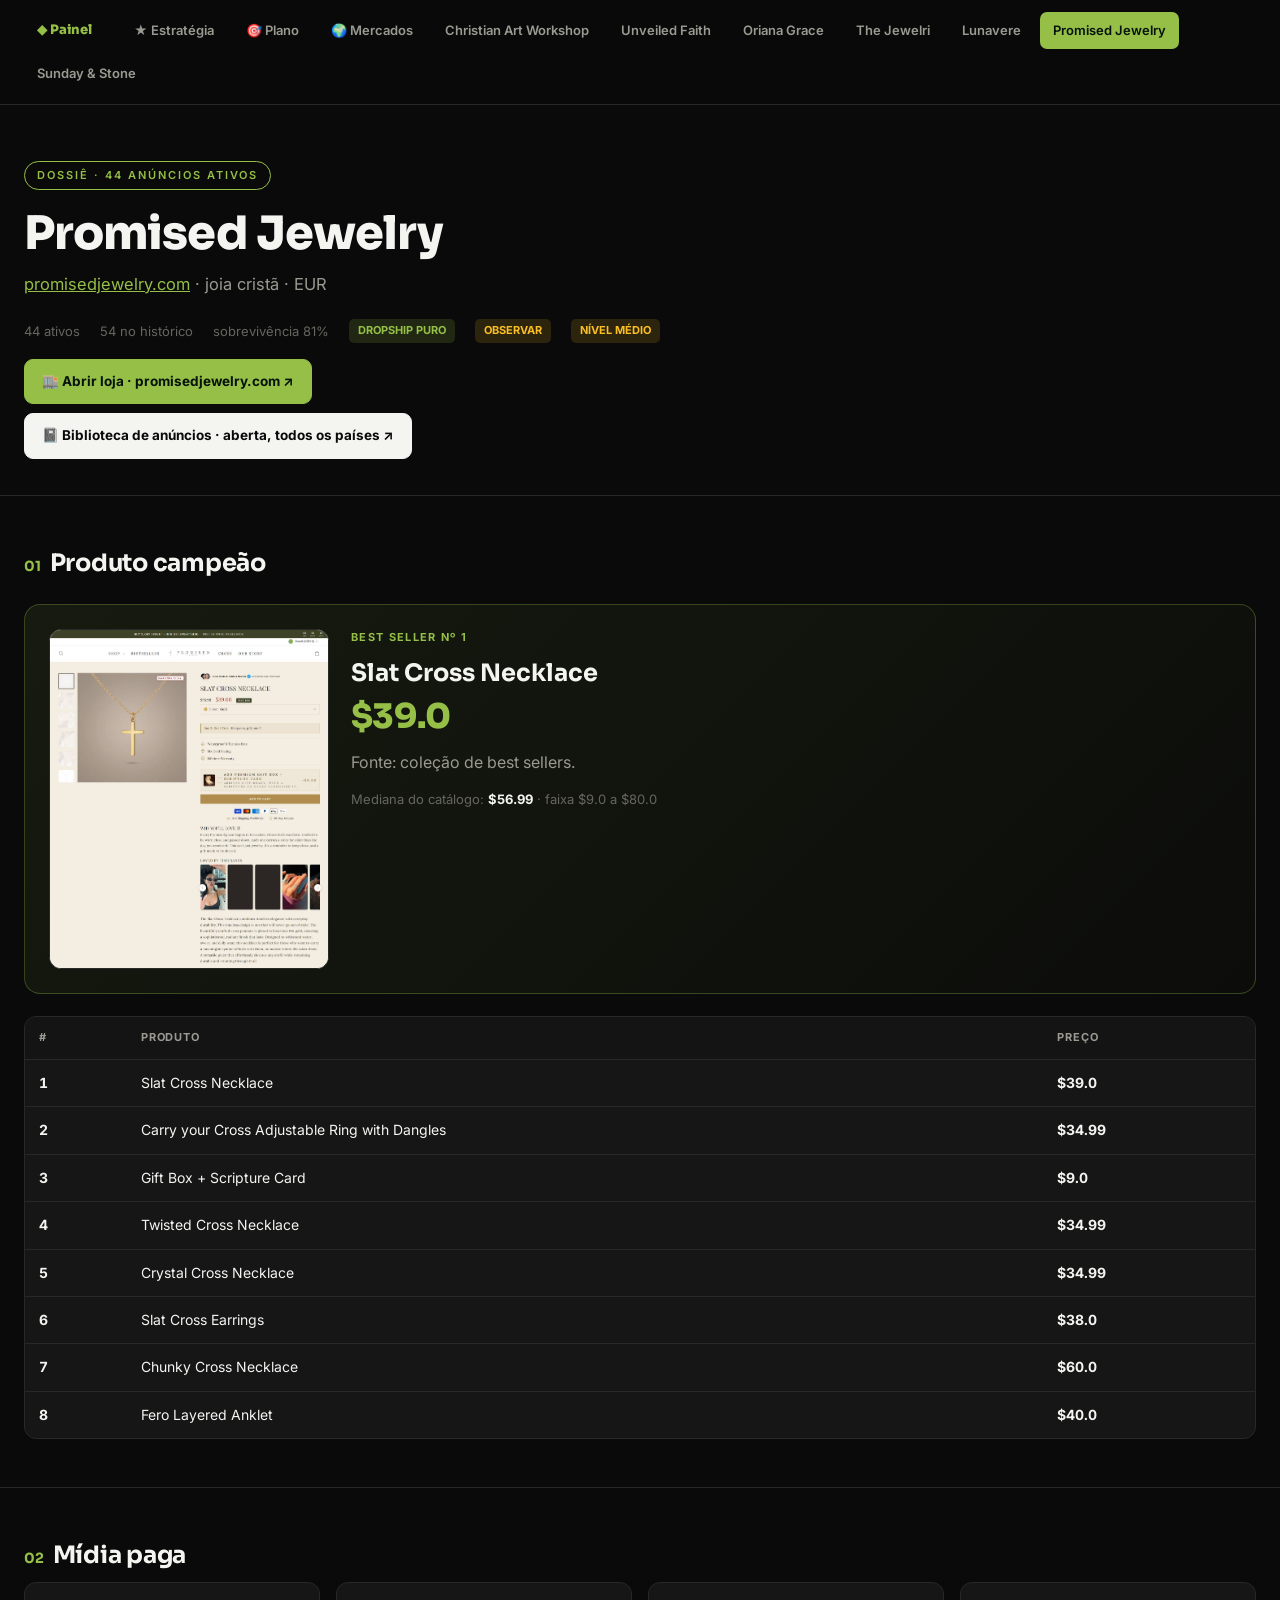
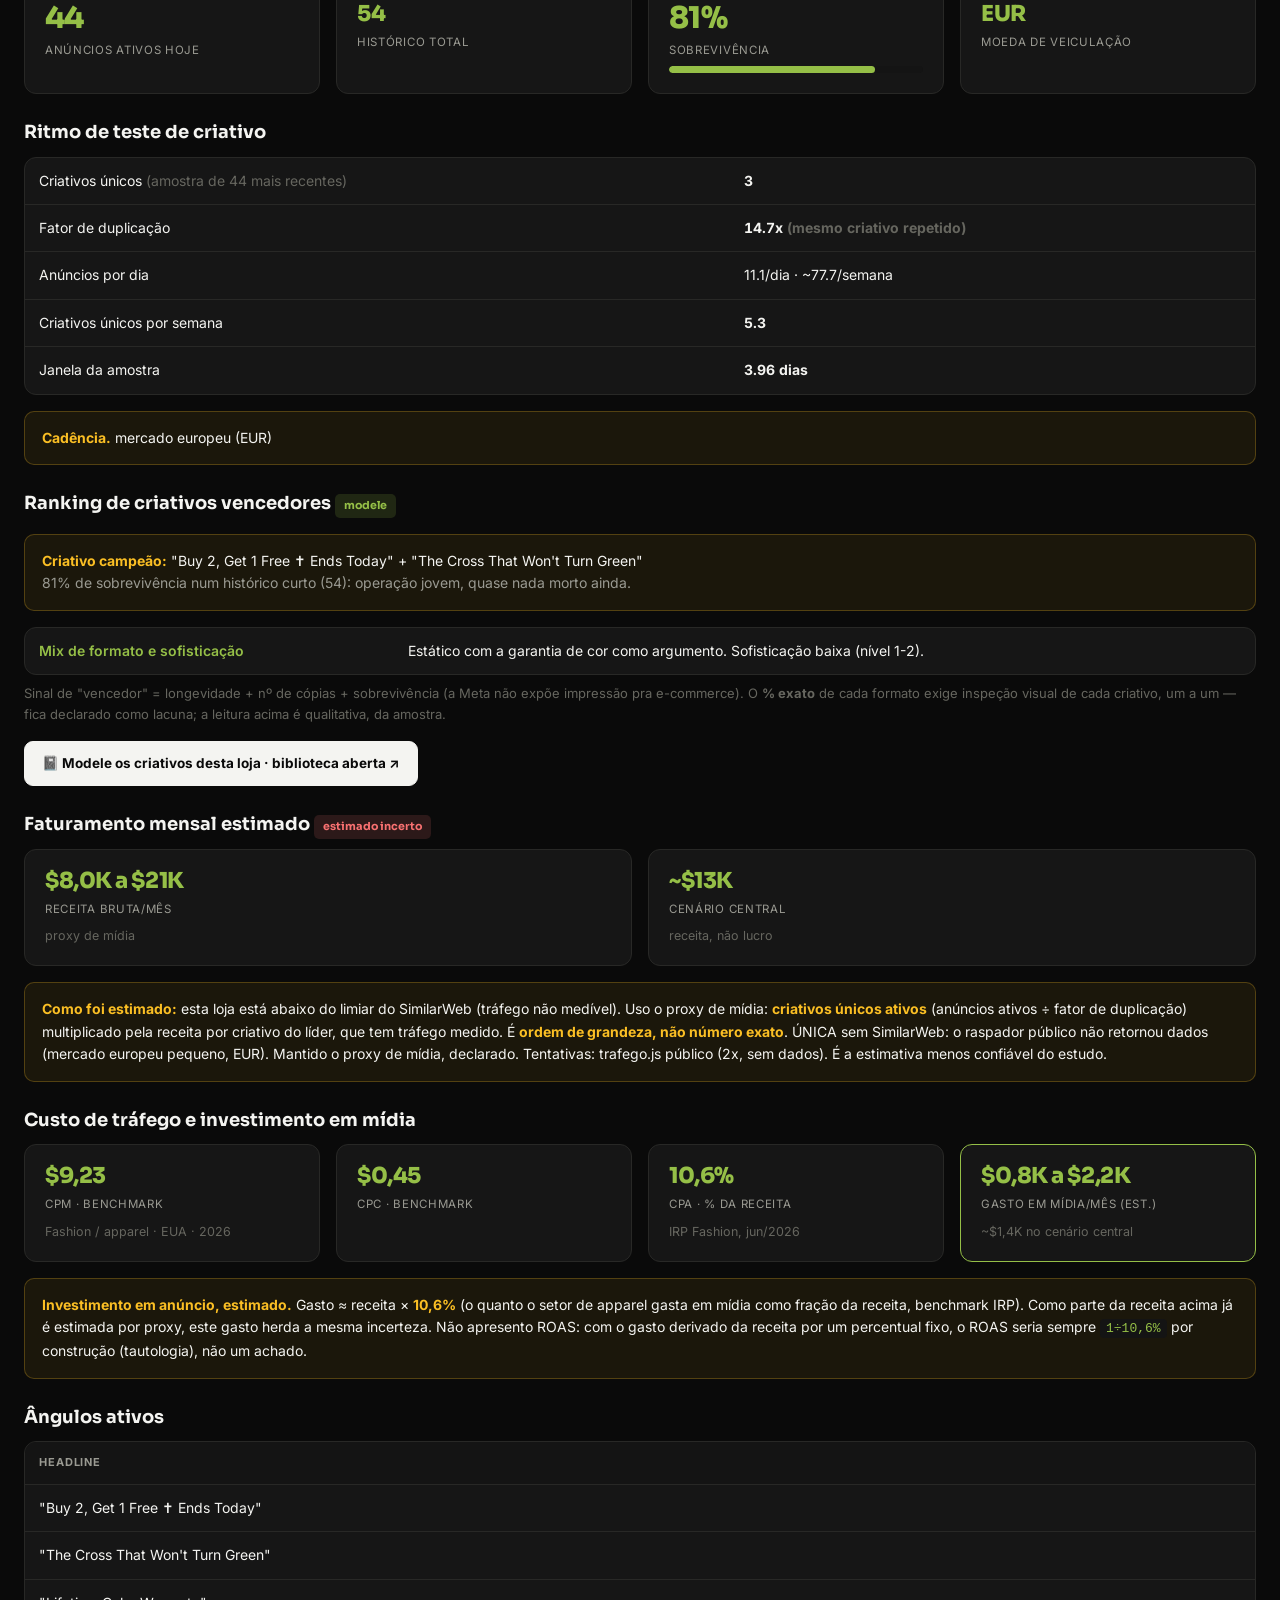
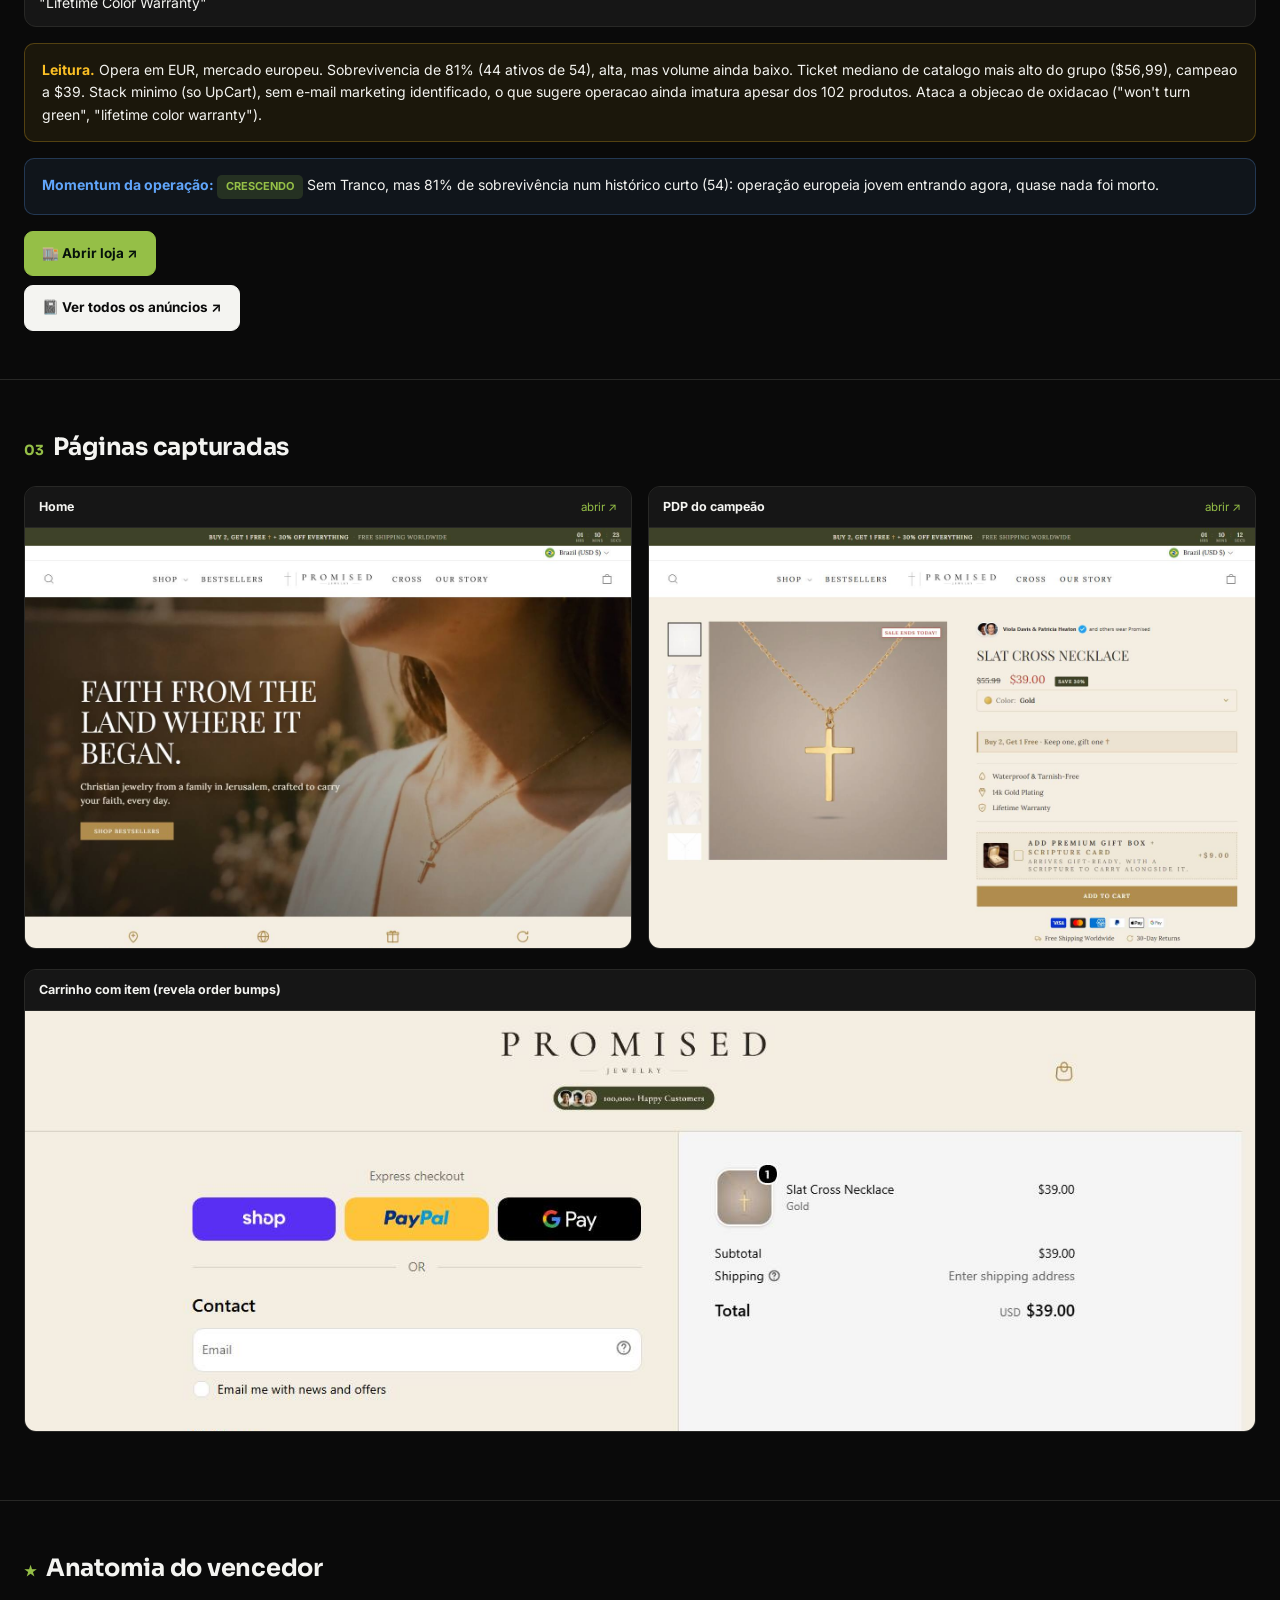
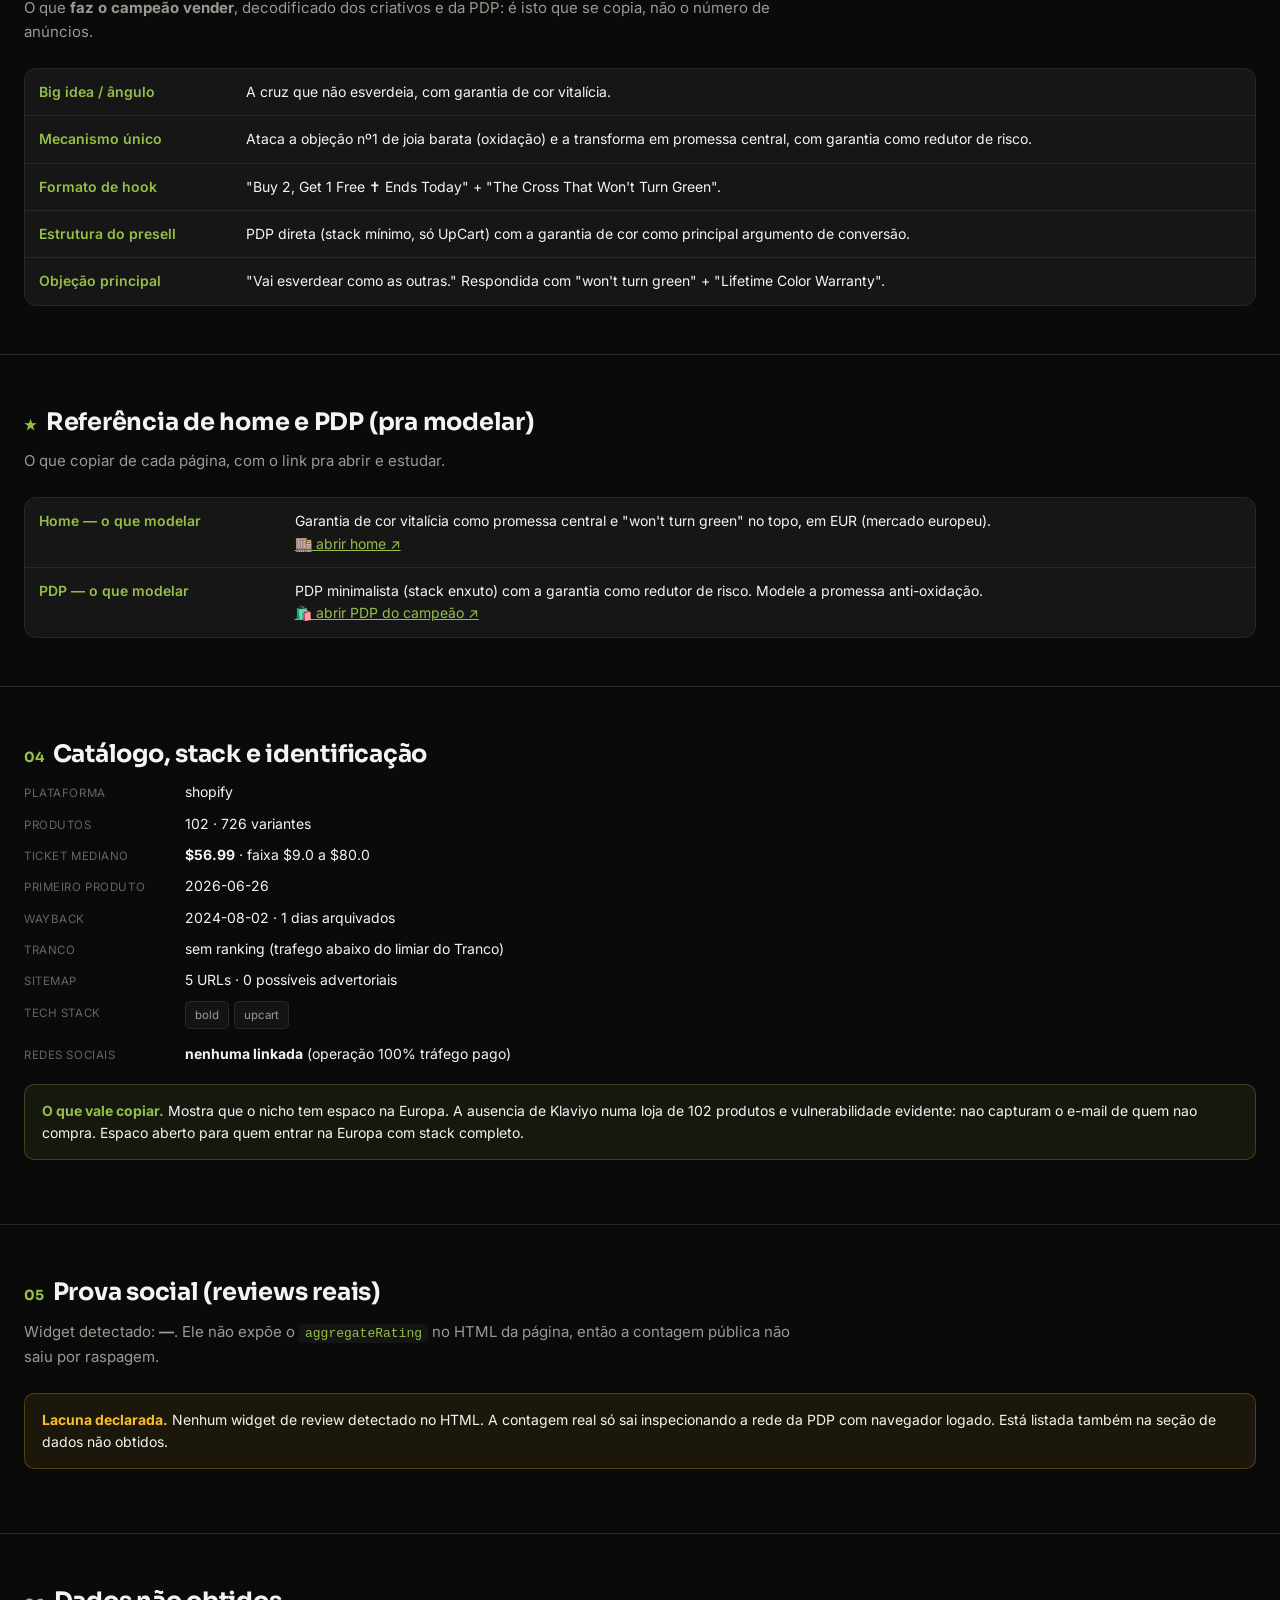
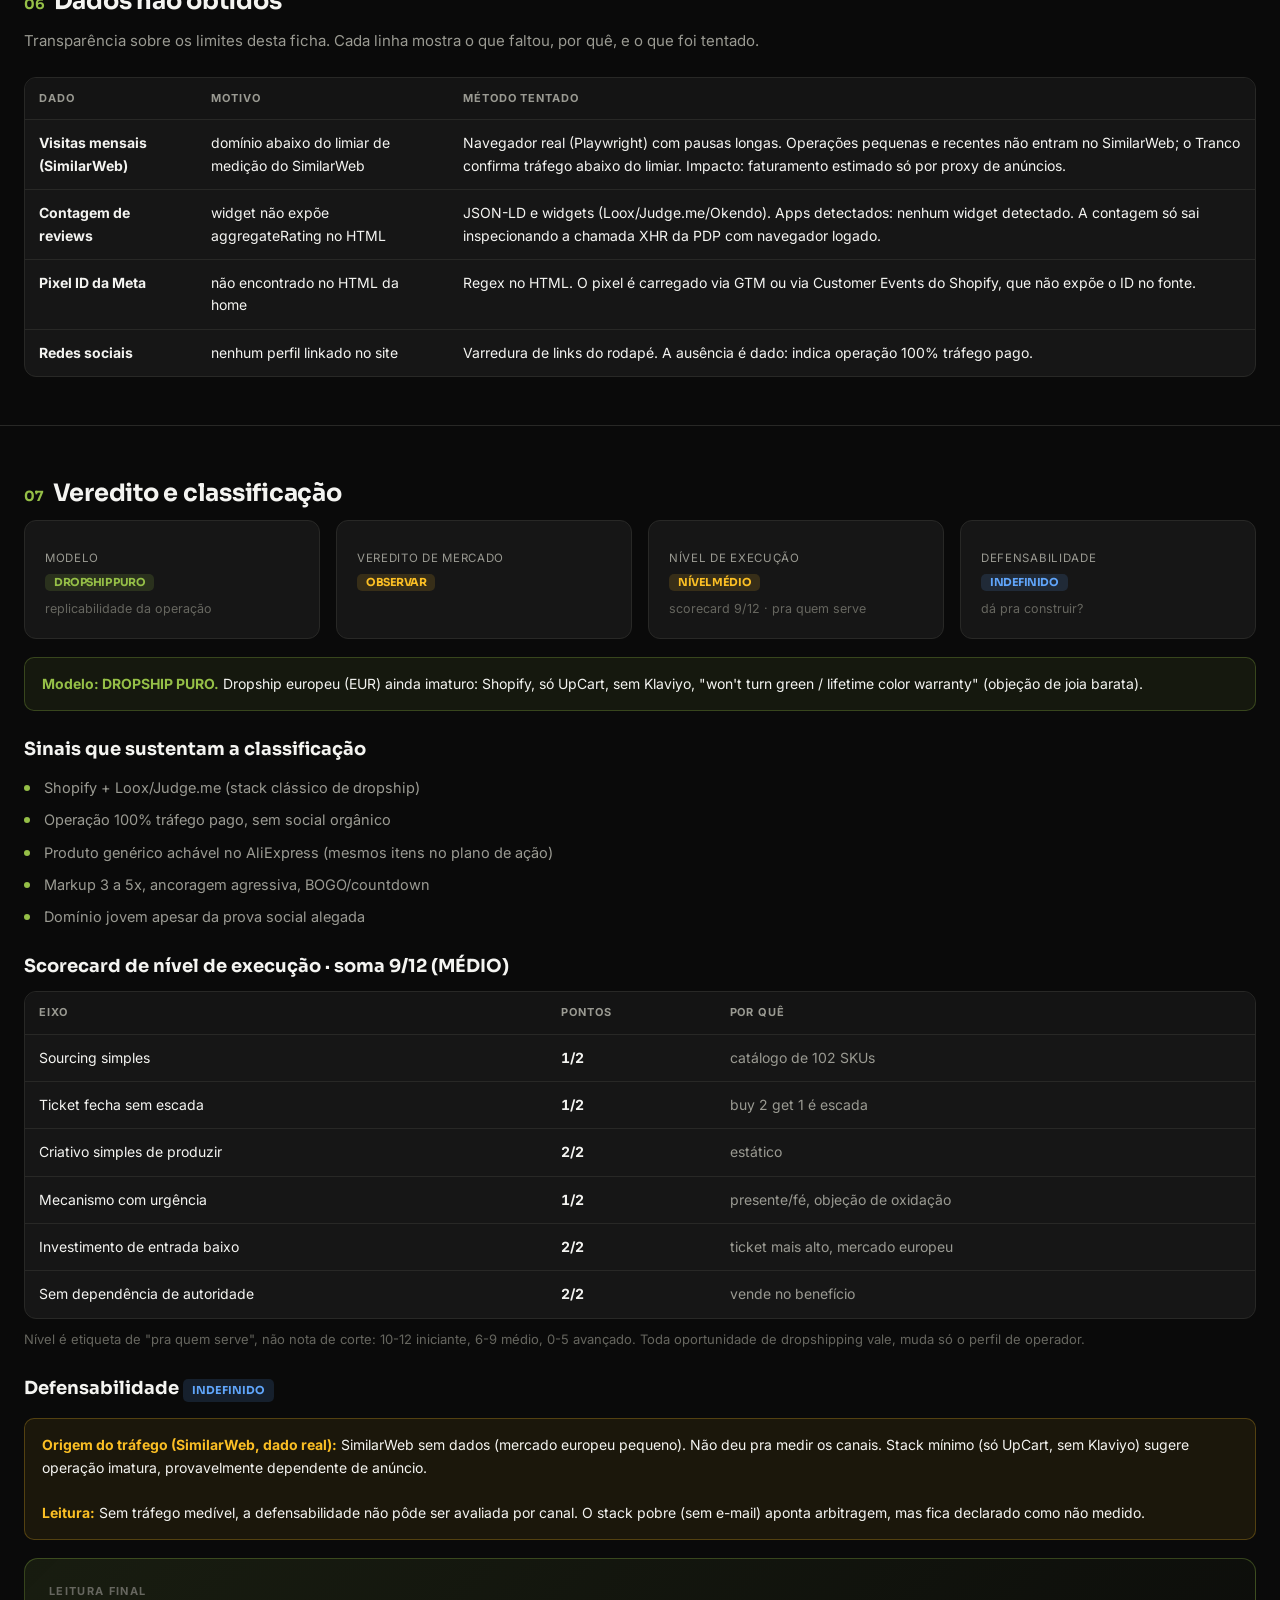
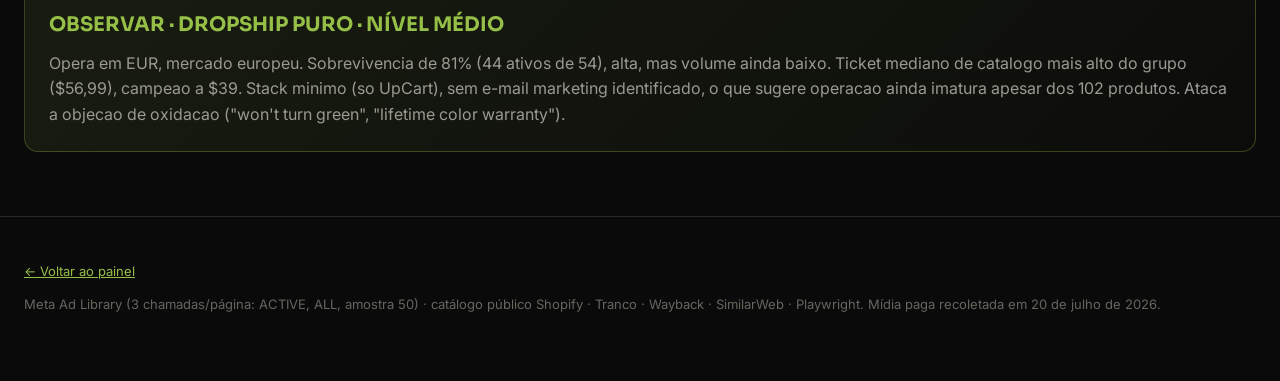
<file: loja-promised.html>
<!DOCTYPE html>
<html lang="pt-BR"><head><meta charset="UTF-8">
<meta name="viewport" content="width=device-width, initial-scale=1.0">
<title>Promised Jewelry · Raio-X</title><link rel="stylesheet" href="estilo.css"></head><body>
<nav class="nav"><div class="wrap">
<a href="index.html" class="home">◆ Painel</a>
<a href="estrategia.html">★ Estratégia</a>
<a href="plano-de-acao.html">🎯 Plano</a>
<a href="mercados.html">🌍 Mercados</a>
<a href="loja-cartworkshop.html">Christian Art Workshop</a>
<a href="loja-unveiled.html">Unveiled Faith</a>
<a href="loja-oriana.html">Oriana Grace</a>
<a href="loja-jewelri.html">The Jewelri</a>
<a href="loja-lunavere.html">Lunavere</a>
<a href="loja-promised.html" class="on">Promised Jewelry</a>
<a href="loja-sundaystone.html">Sunday & Stone</a>
</div></nav>
<header><div class="wrap">
<div class="tag">Dossiê · 44 anúncios ativos</div>
<h1>Promised Jewelry</h1>
<p class="sub"><a href="https://promisedjewelry.com" target="_blank">promisedjewelry.com</a> · joia cristã · EUR</p>
<div class="meta"><span>44 ativos</span><span>54 no histórico</span>
<span>sobrevivência 81%</span><span class="pill p-a">DROPSHIP PURO</span><span class="pill p-b">OBSERVAR</span><span class="pill p-b">NÍVEL MÉDIO</span></div>
<div class="toplinks">
<a class="adlib store" href="https://promisedjewelry.com" target="_blank">🏬 Abrir loja · promisedjewelry.com ↗</a>
<a class="adlib" href="https://www.facebook.com/ads/library/?active_status=all&ad_type=all&country=ALL&view_all_page_id=109223398172387" target="_blank">📓 Biblioteca de anúncios · aberta, todos os países ↗</a>
</div>
</div></header>

<section><div class="wrap"><h2><span class="n">01</span>Produto campeão</h2>
<div class="hero-prod">
<img src="prints/promised-pdp.jpg" alt="Promised Jewelry" style="object-fit:cover;object-position:top;max-height:340px">
<div><div class="r">Best seller nº 1</div>
<h3>Slat Cross Necklace</h3>
<div class="preco">$39.0</div>
<p style="color:var(--dim);margin:14px 0">Fonte: coleção de best sellers.</p>
<p style="color:var(--dim2);font-size:13px">Mediana do catálogo: <b style="color:var(--txt)">$56.99</b> ·
faixa $9.0 a $80.0</p></div></div>
<div class="tblwrap"><table><thead><tr><th>#</th><th>Produto</th><th>Preço</th></tr></thead><tbody><tr><td class='num'>1</td><td>Slat Cross Necklace</td><td class='num'>$39.0</td></tr><tr><td class='num'>2</td><td>Carry your Cross Adjustable Ring with Dangles</td><td class='num'>$34.99</td></tr><tr><td class='num'>3</td><td>Gift Box + Scripture Card</td><td class='num'>$9.0</td></tr><tr><td class='num'>4</td><td>Twisted Cross Necklace</td><td class='num'>$34.99</td></tr><tr><td class='num'>5</td><td>Crystal Cross Necklace</td><td class='num'>$34.99</td></tr><tr><td class='num'>6</td><td>Slat Cross Earrings</td><td class='num'>$38.0</td></tr><tr><td class='num'>7</td><td>Chunky Cross Necklace</td><td class='num'>$60.0</td></tr><tr><td class='num'>8</td><td>Fero Layered Anklet</td><td class='num'>$40.0</td></tr></tbody></table></div>
</div></section>

<section><div class="wrap"><h2><span class="n">02</span>Mídia paga</h2>
<div class="grid g4">
<div class="stat"><div class="v">44</div><div class="l">anúncios ativos hoje</div></div>
<div class="stat"><div class="v sm">54</div><div class="l">histórico total</div></div>
<div class="stat"><div class="v">81%</div><div class="l">sobrevivência</div><div class="bar"><i style="width:81%"></i></div></div>
<div class="stat"><div class="v sm">EUR</div><div class="l">moeda de veiculação</div></div>
</div>

<h3>Ritmo de teste de criativo</h3>
<div class="tblwrap"><table><tbody>
<tr><td>Criativos únicos <span style="color:var(--dim2)">(amostra de 44 mais recentes)</span></td><td class="num"><b>3</b></td></tr>
<tr><td>Fator de duplicação</td><td class="num">14.7x <span style="color:var(--dim2)">(mesmo criativo repetido)</span></td></tr>
<tr><td>Anúncios por dia</td><td>11.1/dia · ~77.7/semana</td></tr>
<tr><td>Criativos únicos por semana</td><td class="num"><b>5.3</b></td></tr>
<tr><td>Janela da amostra</td><td class="num">3.96 dias</td></tr>
</tbody></table></div>
<div class="note"><b>Cadência.</b> mercado europeu (EUR)</div>

<h3>Ranking de criativos vencedores <span class="pill p-a">modele</span></h3>
<div class="note"><b>Criativo campeão:</b> "Buy 2, Get 1 Free ✝ Ends Today" + "The Cross That Won't Turn Green"<br><span style="color:var(--dim)">81% de sobrevivência num histórico curto (54): operação jovem, quase nada morto ainda.</span></div>
<div class="tblwrap"><table><tbody>
<tr><td style="white-space:nowrap;color:var(--acc);font-weight:600">Mix de formato e sofisticação</td><td>Estático com a garantia de cor como argumento. Sofisticação baixa (nível 1-2).</td></tr>
</tbody></table></div>
<p style="color:var(--dim2);font-size:13px;margin:8px 0 0">Sinal de "vencedor" = longevidade + nº de cópias + sobrevivência (a Meta não expõe impressão pra e-commerce). O <b>% exato</b> de cada formato exige inspeção visual de cada criativo, um a um — fica declarado como lacuna; a leitura acima é qualitativa, da amostra.</p>
<div class="toplinks"><a class="adlib" href="https://www.facebook.com/ads/library/?active_status=all&ad_type=all&country=ALL&view_all_page_id=109223398172387" target="_blank">📓 Modele os criativos desta loja · biblioteca aberta ↗</a></div>


<h3>Faturamento mensal estimado <span class="pill p-c">estimado incerto</span></h3>
<div class="grid g4">
<div class="stat"><div class="v sm">$8,0K a $21K</div><div class="l">receita bruta/mês</div><div class="d">proxy de mídia</div></div>
<div class="stat"><div class="v sm">~$13K</div><div class="l">cenário central</div><div class="d">receita, não lucro</div></div>
</div>
<div class="note"><b>Como foi estimado:</b> esta loja está abaixo do limiar do SimilarWeb (tráfego não medível). Uso o proxy de mídia: <b>criativos únicos ativos</b> (anúncios ativos ÷ fator de duplicação) multiplicado pela receita por criativo do líder, que tem tráfego medido. É <b>ordem de grandeza, não número exato</b>. ÚNICA sem SimilarWeb: o raspador público não retornou dados (mercado europeu pequeno, EUR). Mantido o proxy de mídia, declarado. Tentativas: trafego.js público (2x, sem dados). É a estimativa menos confiável do estudo.</div>

<h3>Custo de tráfego e investimento em mídia</h3>
<div class="grid g4">
<div class="stat"><div class="v sm">$9,23</div><div class="l">CPM · benchmark</div><div class="d">Fashion / apparel · EUA · 2026</div></div>
<div class="stat"><div class="v sm">$0,45</div><div class="l">CPC · benchmark</div></div>
<div class="stat"><div class="v sm">10,6%</div><div class="l">CPA · % da receita</div><div class="d">IRP Fashion, jun/2026</div></div>
<div class="stat" style="border-color:var(--acc)"><div class="v sm">$0,8K a $2,2K</div><div class="l">gasto em mídia/mês (est.)</div><div class="d">~$1,4K no cenário central</div></div>
</div>
<div class="note"><b>Investimento em anúncio, estimado.</b> Gasto ≈ receita × <b>10,6%</b> (o quanto o setor de apparel gasta em mídia como fração da receita, benchmark IRP). Como parte da receita acima já é estimada por proxy, este gasto herda a mesma incerteza. Não apresento ROAS: com o gasto derivado da receita por um percentual fixo, o ROAS seria sempre <code>1÷10,6%</code> por construção (tautologia), não um achado.</div>
<h3>Ângulos ativos</h3><div class="tblwrap"><table><thead><tr><th>Headline</th></tr></thead><tbody><tr><td>"Buy 2, Get 1 Free ✝ Ends Today"</td></tr><tr><td>"The Cross That Won't Turn Green"</td></tr><tr><td>"Lifetime Color Warranty"</td></tr></tbody></table></div>
<div class="note"><b>Leitura.</b> Opera em EUR, mercado europeu. Sobrevivencia de 81% (44 ativos de 54), alta, mas volume ainda baixo. Ticket mediano de catalogo mais alto do grupo ($56,99), campeao a $39. Stack minimo (so UpCart), sem e-mail marketing identificado, o que sugere operacao ainda imatura apesar dos 102 produtos. Ataca a objecao de oxidacao ("won't turn green", "lifetime color warranty").</div>
<div class="note info" style="margin-top:14px"><b>Momentum da operação: <span class="pill p-a">CRESCENDO</span></b> Sem Tranco, mas 81% de sobrevivência num histórico curto (54): operação europeia jovem entrando agora, quase nada foi morto.</div>
<div class="toplinks"><a class="adlib store" href="https://promisedjewelry.com" target="_blank">🏬 Abrir loja ↗</a>
<a class="adlib" href="https://www.facebook.com/ads/library/?active_status=all&ad_type=all&country=ALL&view_all_page_id=109223398172387" target="_blank">📓 Ver todos os anúncios ↗</a></div>
</div></section>

<section><div class="wrap"><h2><span class="n">03</span>Páginas capturadas</h2>
<div class="shots">
<div class="shot"><div class="cap"><b>Home</b><a href="https://promisedjewelry.com" target="_blank">abrir ↗</a></div><div class="frame"><img src="prints/promised-home.jpg"></div></div>
<div class="shot"><div class="cap"><b>PDP do campeão</b><a href="https://promisedjewelry.com/products/slat-cross-necklace" target="_blank">abrir ↗</a></div><div class="frame"><img src="prints/promised-pdp.jpg"></div></div>
</div>
<div class="shots"><div class="shot" style="grid-column:1/-1"><div class="cap"><b>Carrinho com item (revela order bumps)</b></div><div class="frame"><img src="prints/promised-carrinho.jpg"></div></div></div>
</div></section>

<section><div class="wrap"><h2><span class="n">★</span>Anatomia do vencedor</h2>
<p class="lead">O que <b>faz o campeão vender</b>, decodificado dos criativos e da PDP: é isto que se copia, não o número de anúncios.</p>
<div class="tblwrap"><table><tbody><tr><td style='white-space:nowrap;color:var(--acc);font-weight:600'>Big idea / ângulo</td><td>A cruz que não esverdeia, com garantia de cor vitalícia.</td></tr><tr><td style='white-space:nowrap;color:var(--acc);font-weight:600'>Mecanismo único</td><td>Ataca a objeção nº1 de joia barata (oxidação) e a transforma em promessa central, com garantia como redutor de risco.</td></tr><tr><td style='white-space:nowrap;color:var(--acc);font-weight:600'>Formato de hook</td><td>"Buy 2, Get 1 Free ✝ Ends Today" + "The Cross That Won't Turn Green".</td></tr><tr><td style='white-space:nowrap;color:var(--acc);font-weight:600'>Estrutura do presell</td><td>PDP direta (stack mínimo, só UpCart) com a garantia de cor como principal argumento de conversão.</td></tr><tr><td style='white-space:nowrap;color:var(--acc);font-weight:600'>Objeção principal</td><td>"Vai esverdear como as outras." Respondida com "won't turn green" + "Lifetime Color Warranty".</td></tr></tbody></table></div>
</div></section>

<section><div class="wrap"><h2><span class="n">★</span>Referência de home e PDP (pra modelar)</h2>
<p class="lead">O que copiar de cada página, com o link pra abrir e estudar.</p>
<div class="tblwrap"><table><tbody>
<tr><td style="white-space:nowrap;color:var(--acc);font-weight:600">Home — o que modelar</td><td>Garantia de cor vitalícia como promessa central e "won't turn green" no topo, em EUR (mercado europeu).<br><a href="https://promisedjewelry.com" target="_blank" style="color:var(--acc)">🏬 abrir home ↗</a></td></tr>
<tr><td style="white-space:nowrap;color:var(--acc);font-weight:600">PDP — o que modelar</td><td>PDP minimalista (stack enxuto) com a garantia como redutor de risco. Modele a promessa anti-oxidação.<br><a href="https://promisedjewelry.com/products/slat-cross-necklace" target="_blank" style="color:var(--acc)">🛍️ abrir PDP do campeão ↗</a></td></tr>
</tbody></table></div>
</div></section>

<section><div class="wrap"><h2><span class="n">04</span>Catálogo, stack e identificação</h2>
<dl class="kv">
<dt>Plataforma</dt><dd>shopify</dd>
<dt>Produtos</dt><dd>102 · 726 variantes</dd>
<dt>Ticket mediano</dt><dd><b>$56.99</b> · faixa $9.0 a $80.0</dd>
<dt>Primeiro produto</dt><dd>2026-06-26</dd>
<dt>Wayback</dt><dd>2024-08-02 · 1 dias arquivados</dd>
<dt>Tranco</dt><dd>sem ranking (trafego abaixo do limiar do Tranco)</dd>
<dt>Sitemap</dt><dd>5 URLs · 0 possíveis advertoriais</dd>
<dt>Tech stack</dt><dd class="chips"><span class=''>bold</span><span class=''>upcart</span></dd>
<dt>Redes sociais</dt><dd><b>nenhuma linkada</b> (operação 100% tráfego pago)</dd>
</dl>
<div class="note good"><b>O que vale copiar.</b> Mostra que o nicho tem espaco na Europa. A ausencia de Klaviyo numa loja de 102 produtos e vulnerabilidade evidente: nao capturam o e-mail de quem nao compra. Espaco aberto para quem entrar na Europa com stack completo.</div>
</div></section>

<section><div class="wrap"><h2><span class="n">05</span>Prova social (reviews reais)</h2>
<p class="lead">Widget detectado: <b>—</b>. Ele não expõe o <code>aggregateRating</code> no HTML da página, então a contagem pública não saiu por raspagem.</p>
<div class="note"><b>Lacuna declarada.</b> Nenhum widget de review detectado no HTML. A contagem real só sai inspecionando a rede da PDP com navegador logado. Está listada também na seção de dados não obtidos.</div>
</div></section>

<section><div class="wrap"><h2><span class="n">06</span>Dados não obtidos</h2>
<p class="lead">Transparência sobre os limites desta ficha. Cada linha mostra o que faltou, por quê, e o que foi tentado.</p>
<div class="tblwrap"><table><thead><tr><th>Dado</th><th>Motivo</th><th>Método tentado</th></tr></thead><tbody><tr><td><b>Visitas mensais (SimilarWeb)</b></td><td>domínio abaixo do limiar de medição do SimilarWeb</td><td>Navegador real (Playwright) com pausas longas. Operações pequenas e recentes não entram no SimilarWeb; o Tranco confirma tráfego abaixo do limiar. Impacto: faturamento estimado só por proxy de anúncios.</td></tr><tr><td><b>Contagem de reviews</b></td><td>widget não expõe aggregateRating no HTML</td><td>JSON-LD e widgets (Loox/Judge.me/Okendo). Apps detectados: nenhum widget detectado. A contagem só sai inspecionando a chamada XHR da PDP com navegador logado.</td></tr><tr><td><b>Pixel ID da Meta</b></td><td>não encontrado no HTML da home</td><td>Regex no HTML. O pixel é carregado via GTM ou via Customer Events do Shopify, que não expõe o ID no fonte.</td></tr><tr><td><b>Redes sociais</b></td><td>nenhum perfil linkado no site</td><td>Varredura de links do rodapé. A ausência é dado: indica operação 100% tráfego pago.</td></tr></tbody></table></div>
</div></section>

<section><div class="wrap"><h2><span class="n">07</span>Veredito e classificação</h2>

<div class="grid g4" style="margin-bottom:18px">
<div class="stat"><div class="l">Modelo</div><div class="v sm"><span class="pill p-a">DROPSHIP PURO</span></div><div class="d">replicabilidade da operação</div></div>
<div class="stat"><div class="l">Veredito de mercado</div><div class="v sm"><span class="pill p-b">OBSERVAR</span></div></div>
<div class="stat"><div class="l">Nível de execução</div><div class="v sm"><span class="pill p-b">NÍVEL MÉDIO</span></div><div class="d">scorecard 9/12 · pra quem serve</div></div>
<div class="stat"><div class="l">Defensabilidade</div><div class="v sm"><span class="pill p-i">INDEFINIDO</span></div><div class="d">dá pra construir?</div></div>
</div>
<div class="note good"><b>Modelo: DROPSHIP PURO.</b> Dropship europeu (EUR) ainda imaturo: Shopify, só UpCart, sem Klaviyo, "won't turn green / lifetime color warranty" (objeção de joia barata).</div>
<h3>Sinais que sustentam a classificação</h3>
<ul class="cl"><li>Shopify + Loox/Judge.me (stack clássico de dropship)</li><li>Operação 100% tráfego pago, sem social orgânico</li><li>Produto genérico achável no AliExpress (mesmos itens no plano de ação)</li><li>Markup 3 a 5x, ancoragem agressiva, BOGO/countdown</li><li>Domínio jovem apesar da prova social alegada</li></ul>
<h3>Scorecard de nível de execução · soma 9/12 (MÉDIO)</h3>
<div class="tblwrap"><table><thead><tr><th>Eixo</th><th>Pontos</th><th>Por quê</th></tr></thead><tbody><tr><td>Sourcing simples</td><td class='num'>1/2</td><td style='color:var(--dim)'>catálogo de 102 SKUs</td></tr><tr><td>Ticket fecha sem escada</td><td class='num'>1/2</td><td style='color:var(--dim)'>buy 2 get 1 é escada</td></tr><tr><td>Criativo simples de produzir</td><td class='num'>2/2</td><td style='color:var(--dim)'>estático</td></tr><tr><td>Mecanismo com urgência</td><td class='num'>1/2</td><td style='color:var(--dim)'>presente/fé, objeção de oxidação</td></tr><tr><td>Investimento de entrada baixo</td><td class='num'>2/2</td><td style='color:var(--dim)'>ticket mais alto, mercado europeu</td></tr><tr><td>Sem dependência de autoridade</td><td class='num'>2/2</td><td style='color:var(--dim)'>vende no benefício</td></tr></tbody></table></div>
<p style="color:var(--dim2);font-size:13px;margin-top:10px">Nível é etiqueta de "pra quem serve", não nota de corte: 10-12 iniciante, 6-9 médio, 0-5 avançado. Toda oportunidade de dropshipping vale, muda só o perfil de operador.</p>


<h3>Defensabilidade <span class="pill p-i">INDEFINIDO</span></h3>
<div class="note "><b>Origem do tráfego (SimilarWeb, dado real):</b> SimilarWeb sem dados (mercado europeu pequeno). Não deu pra medir os canais. Stack mínimo (só UpCart, sem Klaviyo) sugere operação imatura, provavelmente dependente de anúncio.<br><br><b>Leitura:</b> Sem tráfego medível, a defensabilidade não pôde ser avaliada por canal. O stack pobre (sem e-mail) aponta arbitragem, mas fica declarado como não medido.</div>
<div class="op" style="margin-top:18px"><div class="r">Leitura final</div><h3>OBSERVAR · DROPSHIP PURO · NÍVEL MÉDIO</h3>
<p style="color:var(--dim)">Opera em EUR, mercado europeu. Sobrevivencia de 81% (44 ativos de 54), alta, mas volume ainda baixo. Ticket mediano de catalogo mais alto do grupo ($56,99), campeao a $39. Stack minimo (so UpCart), sem e-mail marketing identificado, o que sugere operacao ainda imatura apesar dos 102 produtos. Ataca a objecao de oxidacao ("won't turn green", "lifetime color warranty").</p></div>
</div></section>

<footer><div class="wrap"><p><a href="index.html">← Voltar ao painel</a></p>
<p style="margin-top:12px">Meta Ad Library (3 chamadas/página: ACTIVE, ALL, amostra 50) · catálogo público Shopify · Tranco · Wayback · SimilarWeb · Playwright. Mídia paga recoletada em 20 de julho de 2026.</p></div></footer>
</body></html>
</file>
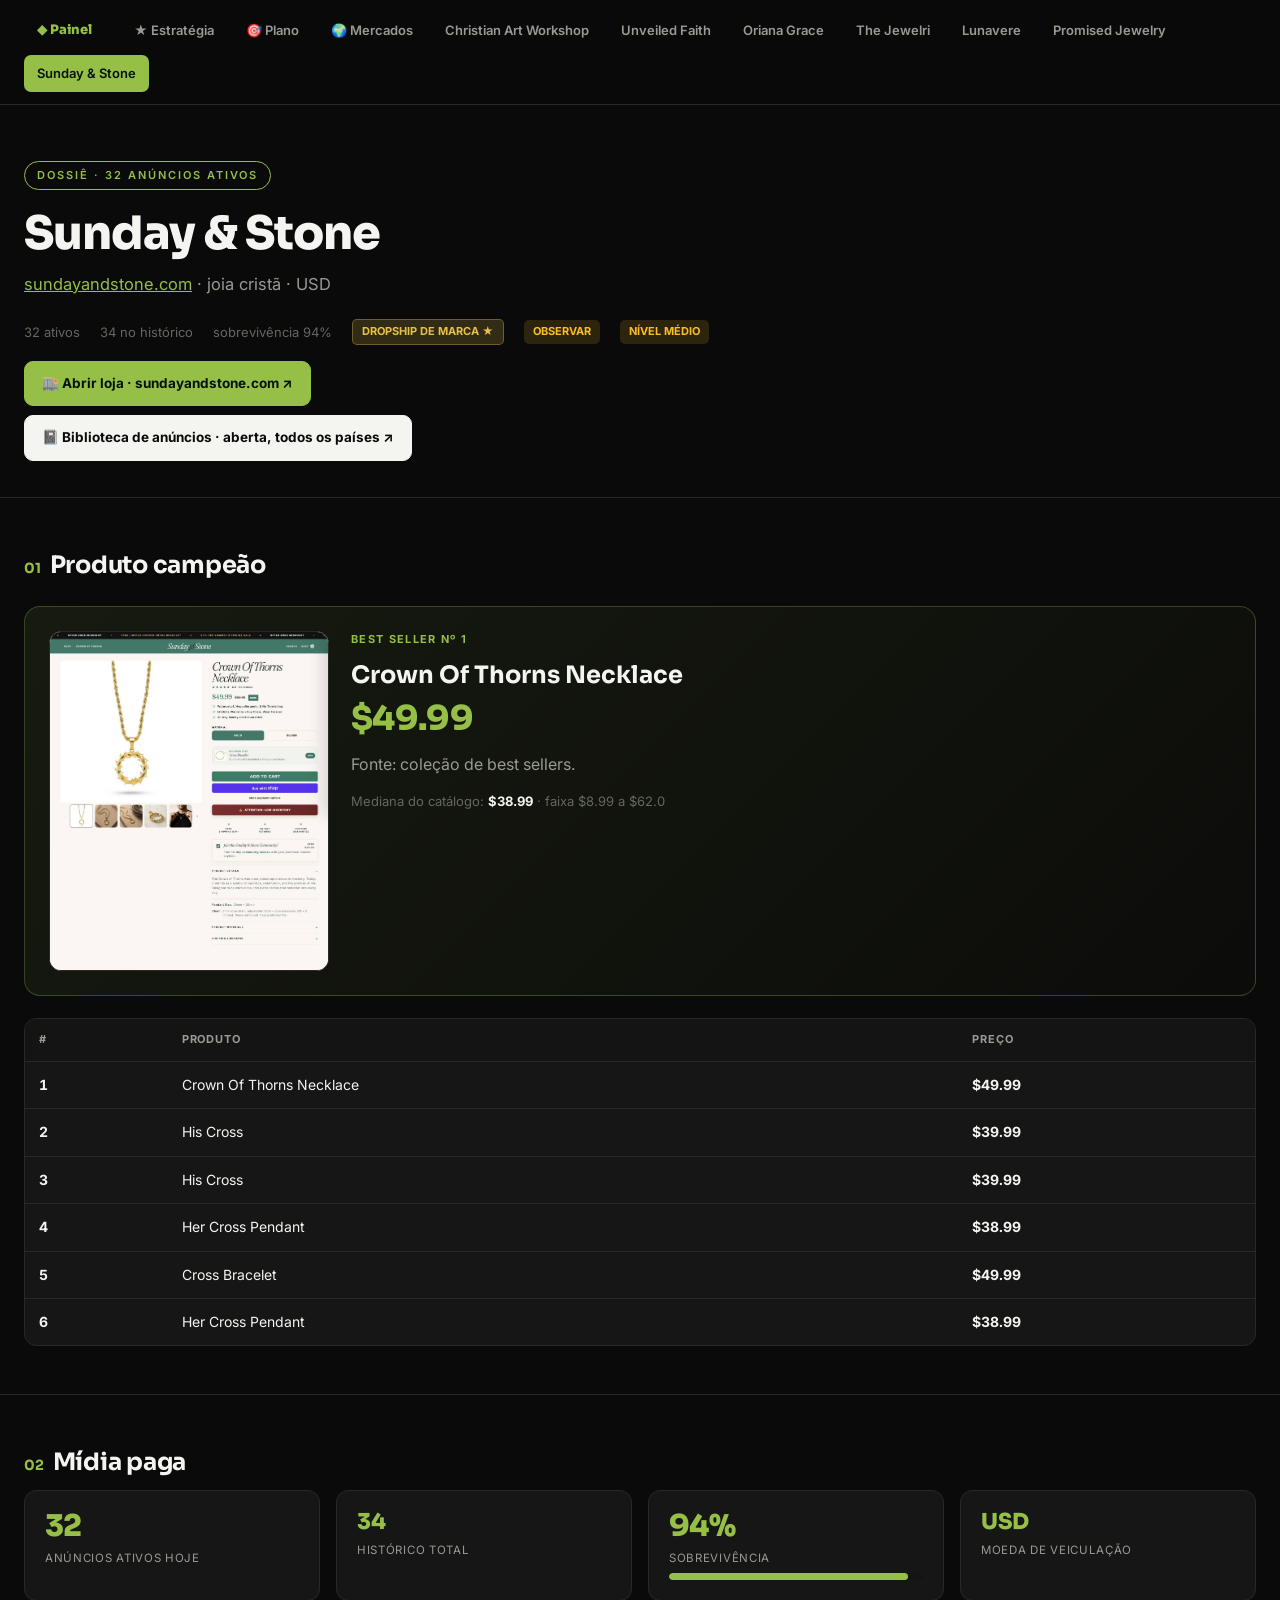
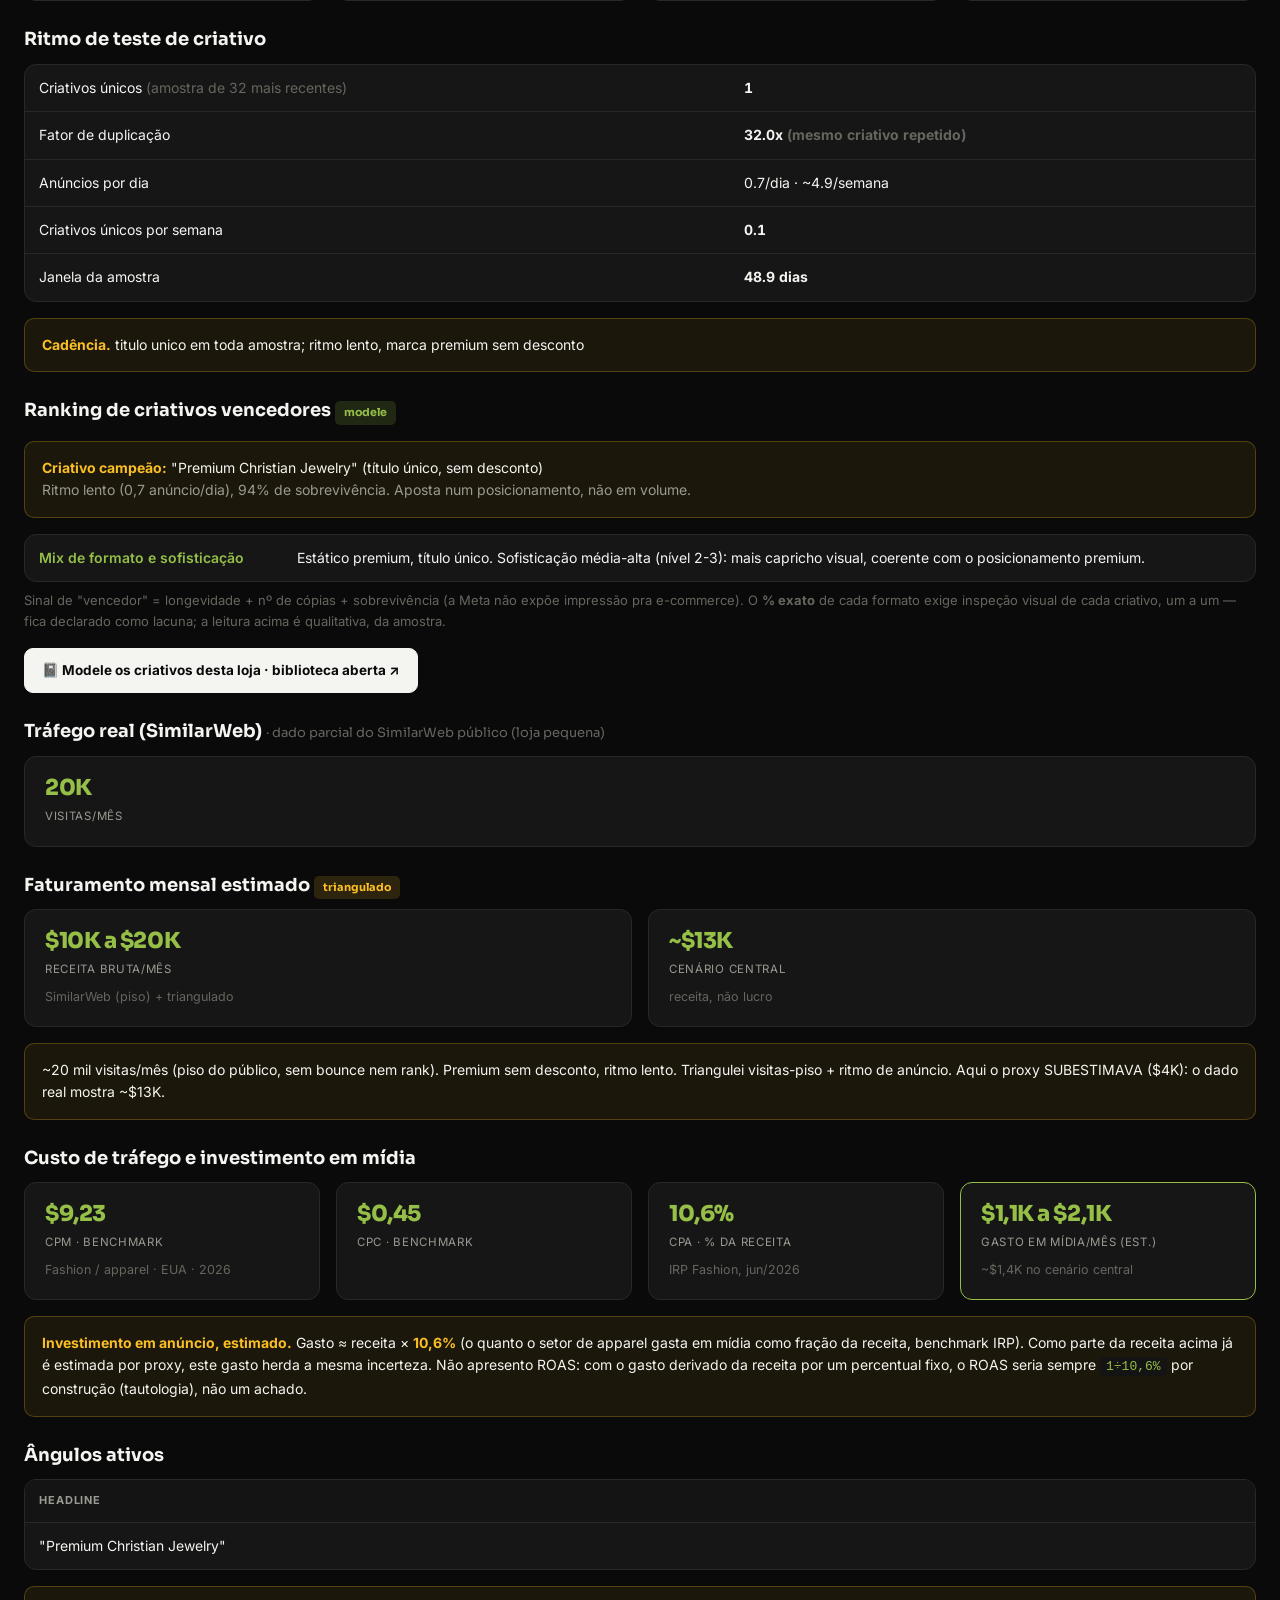
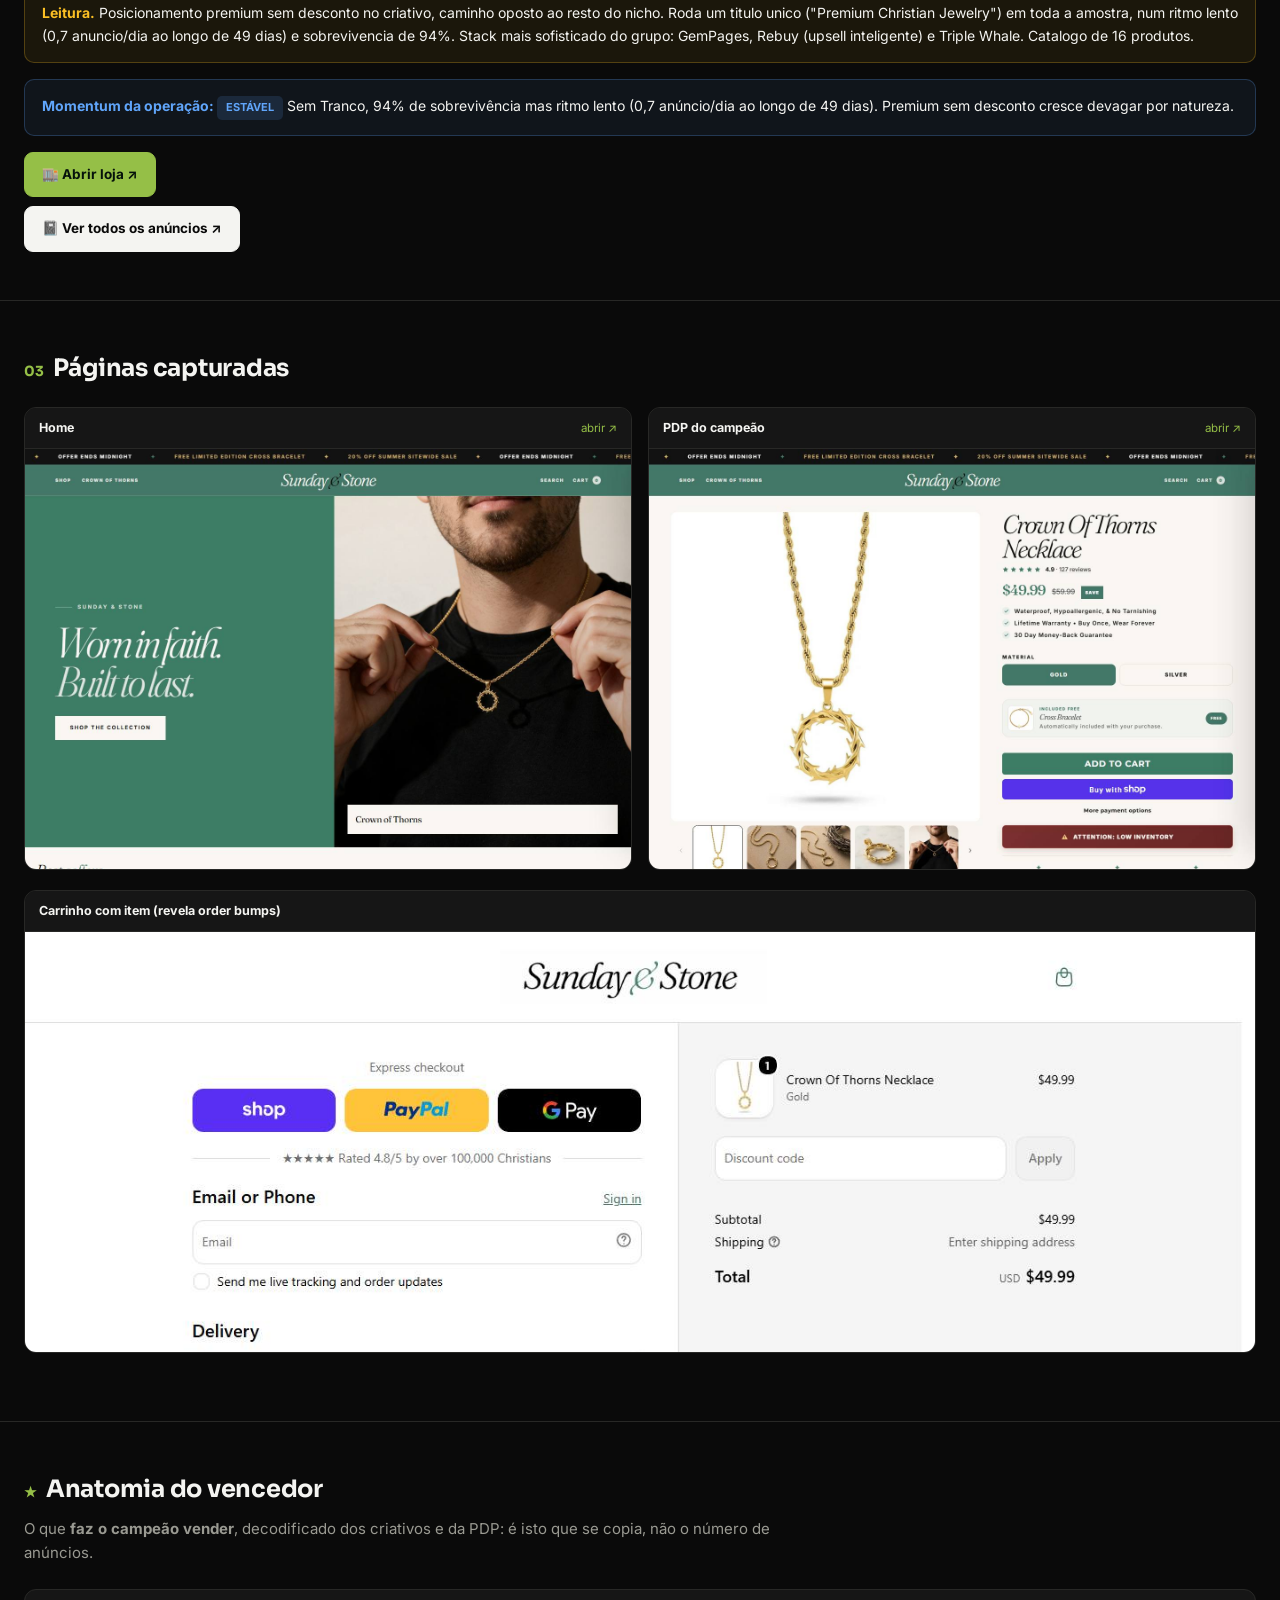
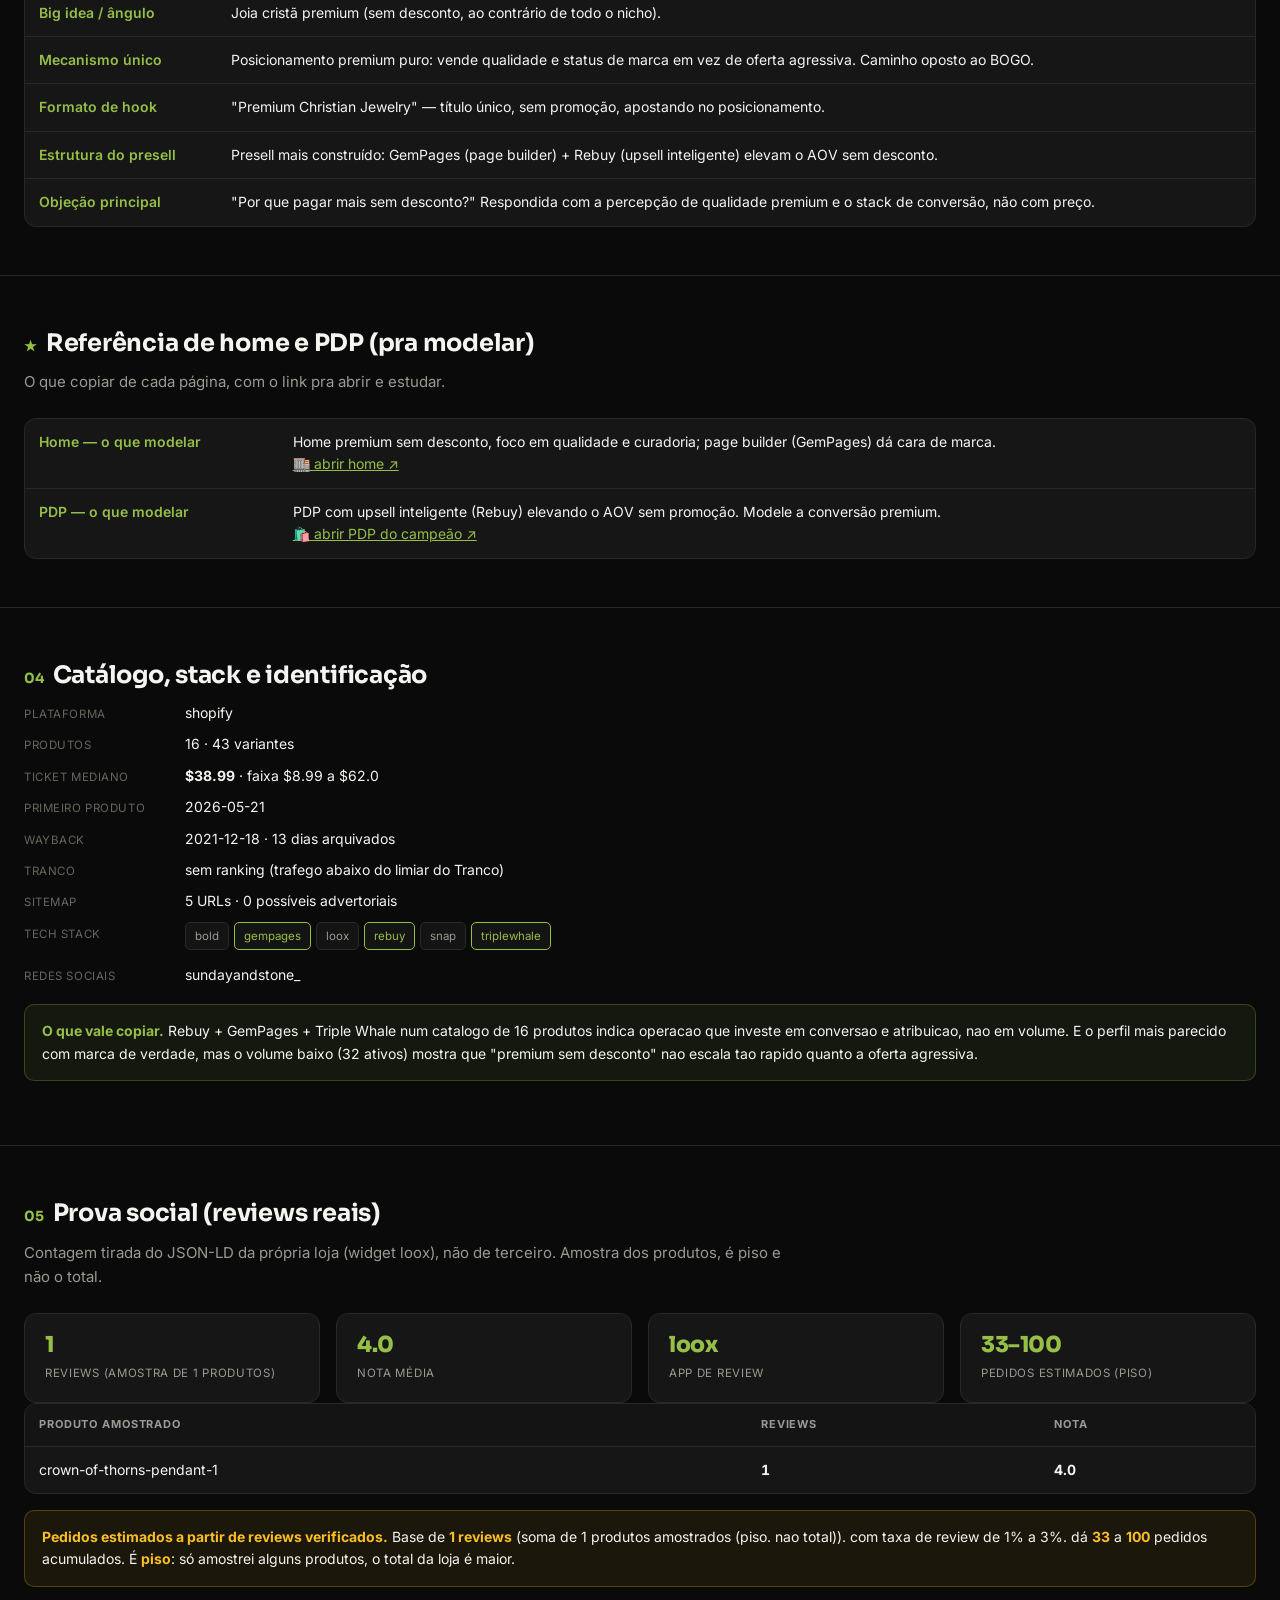
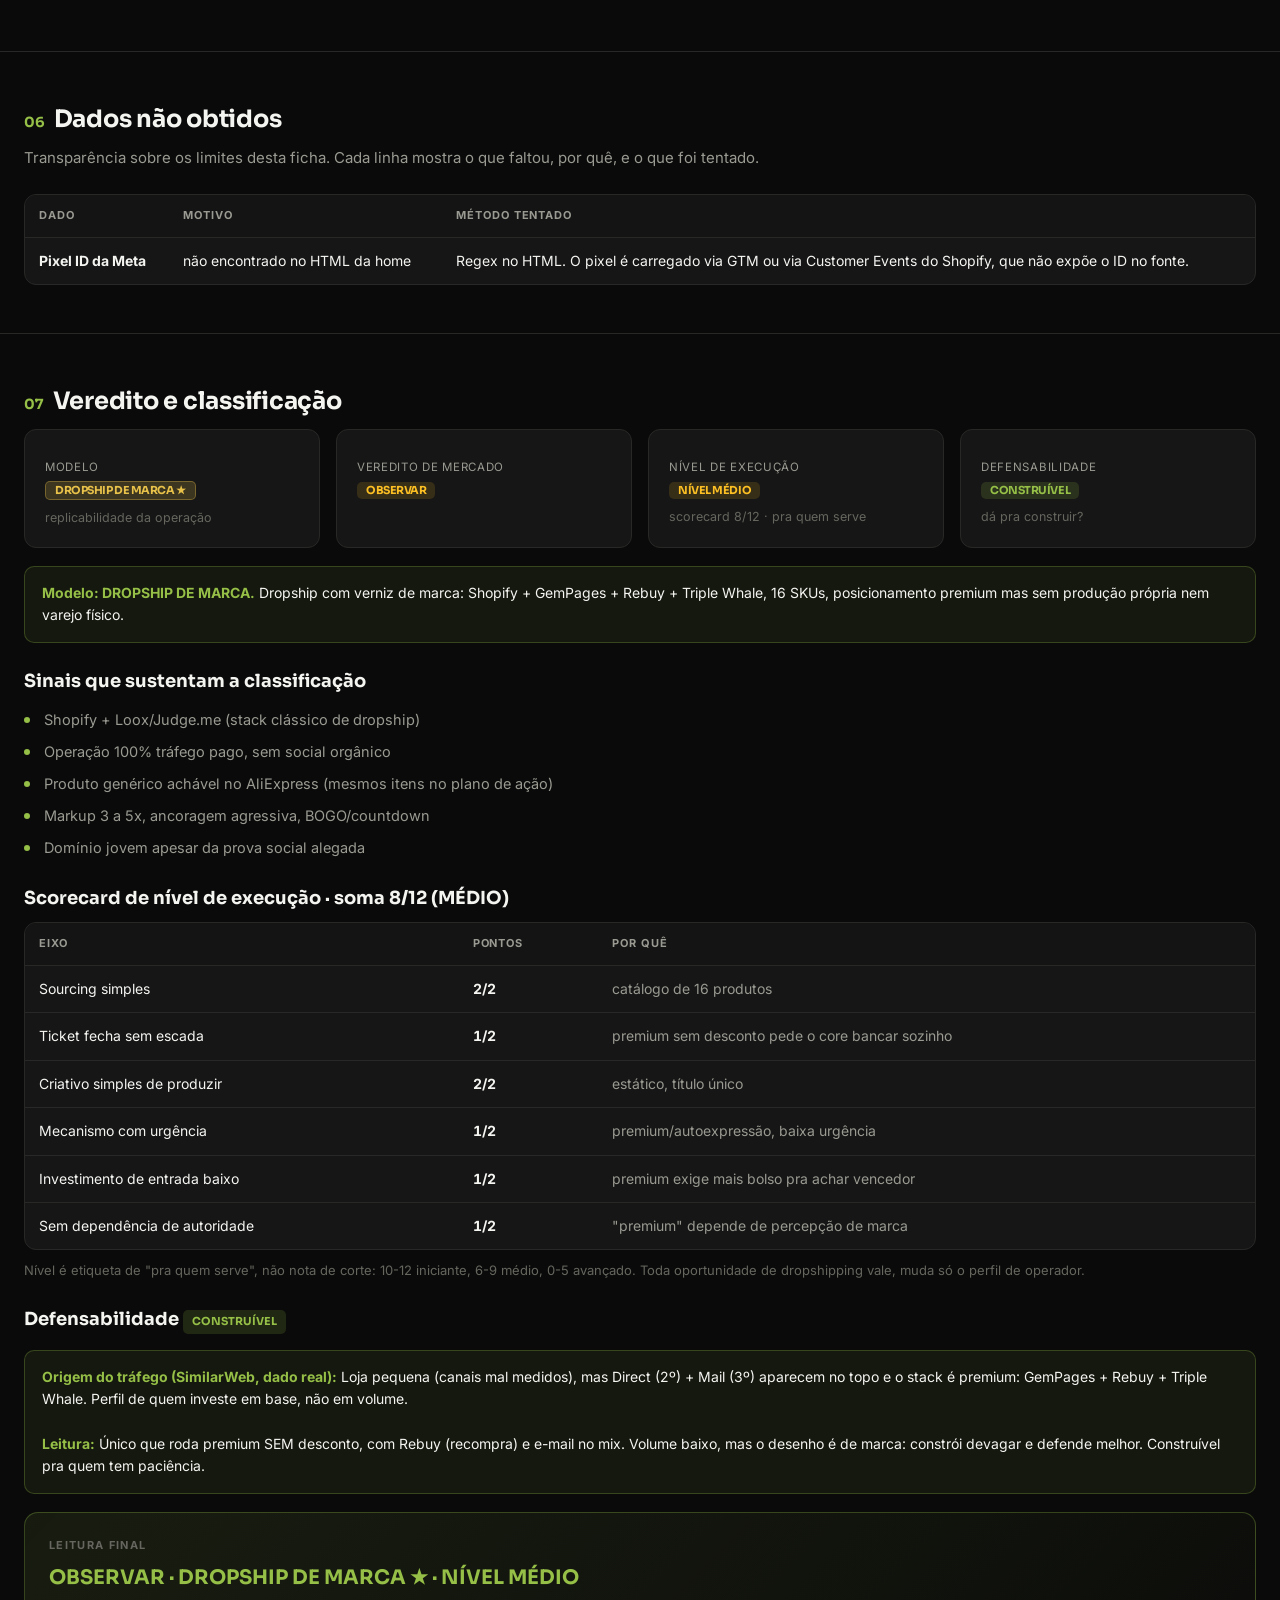
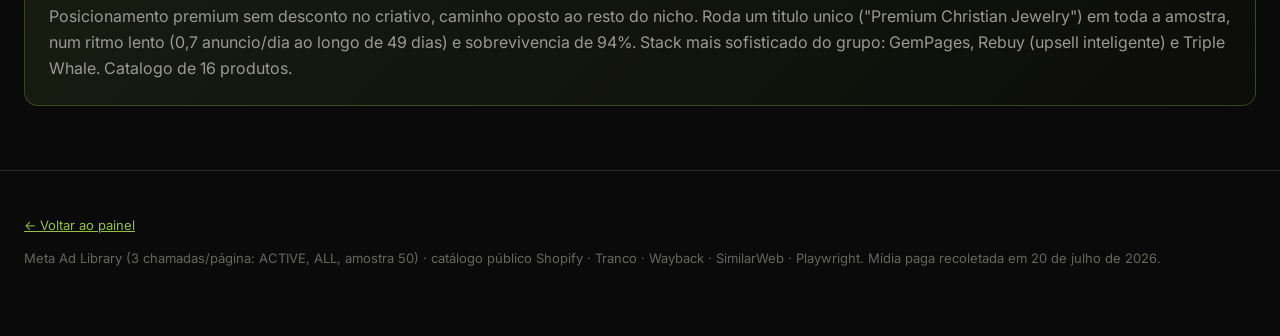
<file: loja-sundaystone.html>
<!DOCTYPE html>
<html lang="pt-BR"><head><meta charset="UTF-8">
<meta name="viewport" content="width=device-width, initial-scale=1.0">
<title>Sunday & Stone · Raio-X</title><link rel="stylesheet" href="estilo.css"></head><body>
<nav class="nav"><div class="wrap">
<a href="index.html" class="home">◆ Painel</a>
<a href="estrategia.html">★ Estratégia</a>
<a href="plano-de-acao.html">🎯 Plano</a>
<a href="mercados.html">🌍 Mercados</a>
<a href="loja-cartworkshop.html">Christian Art Workshop</a>
<a href="loja-unveiled.html">Unveiled Faith</a>
<a href="loja-oriana.html">Oriana Grace</a>
<a href="loja-jewelri.html">The Jewelri</a>
<a href="loja-lunavere.html">Lunavere</a>
<a href="loja-promised.html">Promised Jewelry</a>
<a href="loja-sundaystone.html" class="on">Sunday & Stone</a>
</div></nav>
<header><div class="wrap">
<div class="tag">Dossiê · 32 anúncios ativos</div>
<h1>Sunday & Stone</h1>
<p class="sub"><a href="https://sundayandstone.com" target="_blank">sundayandstone.com</a> · joia cristã · USD</p>
<div class="meta"><span>32 ativos</span><span>34 no histórico</span>
<span>sobrevivência 94%</span><span class="pill p-star">DROPSHIP DE MARCA ★</span><span class="pill p-b">OBSERVAR</span><span class="pill p-b">NÍVEL MÉDIO</span></div>
<div class="toplinks">
<a class="adlib store" href="https://sundayandstone.com" target="_blank">🏬 Abrir loja · sundayandstone.com ↗</a>
<a class="adlib" href="https://www.facebook.com/ads/library/?active_status=all&ad_type=all&country=ALL&view_all_page_id=1109630075572315" target="_blank">📓 Biblioteca de anúncios · aberta, todos os países ↗</a>
</div>
</div></header>

<section><div class="wrap"><h2><span class="n">01</span>Produto campeão</h2>
<div class="hero-prod">
<img src="prints/sundaystone-pdp.jpg" alt="Sunday & Stone" style="object-fit:cover;object-position:top;max-height:340px">
<div><div class="r">Best seller nº 1</div>
<h3>Crown Of Thorns Necklace</h3>
<div class="preco">$49.99</div>
<p style="color:var(--dim);margin:14px 0">Fonte: coleção de best sellers.</p>
<p style="color:var(--dim2);font-size:13px">Mediana do catálogo: <b style="color:var(--txt)">$38.99</b> ·
faixa $8.99 a $62.0</p></div></div>
<div class="tblwrap"><table><thead><tr><th>#</th><th>Produto</th><th>Preço</th></tr></thead><tbody><tr><td class='num'>1</td><td>Crown Of Thorns Necklace</td><td class='num'>$49.99</td></tr><tr><td class='num'>2</td><td>His Cross</td><td class='num'>$39.99</td></tr><tr><td class='num'>3</td><td>His Cross</td><td class='num'>$39.99</td></tr><tr><td class='num'>4</td><td>Her Cross Pendant</td><td class='num'>$38.99</td></tr><tr><td class='num'>5</td><td>Cross Bracelet</td><td class='num'>$49.99</td></tr><tr><td class='num'>6</td><td>Her Cross Pendant</td><td class='num'>$38.99</td></tr></tbody></table></div>
</div></section>

<section><div class="wrap"><h2><span class="n">02</span>Mídia paga</h2>
<div class="grid g4">
<div class="stat"><div class="v">32</div><div class="l">anúncios ativos hoje</div></div>
<div class="stat"><div class="v sm">34</div><div class="l">histórico total</div></div>
<div class="stat"><div class="v">94%</div><div class="l">sobrevivência</div><div class="bar"><i style="width:94%"></i></div></div>
<div class="stat"><div class="v sm">USD</div><div class="l">moeda de veiculação</div></div>
</div>

<h3>Ritmo de teste de criativo</h3>
<div class="tblwrap"><table><tbody>
<tr><td>Criativos únicos <span style="color:var(--dim2)">(amostra de 32 mais recentes)</span></td><td class="num"><b>1</b></td></tr>
<tr><td>Fator de duplicação</td><td class="num">32.0x <span style="color:var(--dim2)">(mesmo criativo repetido)</span></td></tr>
<tr><td>Anúncios por dia</td><td>0.7/dia · ~4.9/semana</td></tr>
<tr><td>Criativos únicos por semana</td><td class="num"><b>0.1</b></td></tr>
<tr><td>Janela da amostra</td><td class="num">48.9 dias</td></tr>
</tbody></table></div>
<div class="note"><b>Cadência.</b> titulo unico em toda amostra; ritmo lento, marca premium sem desconto</div>

<h3>Ranking de criativos vencedores <span class="pill p-a">modele</span></h3>
<div class="note"><b>Criativo campeão:</b> "Premium Christian Jewelry" (título único, sem desconto)<br><span style="color:var(--dim)">Ritmo lento (0,7 anúncio/dia), 94% de sobrevivência. Aposta num posicionamento, não em volume.</span></div>
<div class="tblwrap"><table><tbody>
<tr><td style="white-space:nowrap;color:var(--acc);font-weight:600">Mix de formato e sofisticação</td><td>Estático premium, título único. Sofisticação média-alta (nível 2-3): mais capricho visual, coerente com o posicionamento premium.</td></tr>
</tbody></table></div>
<p style="color:var(--dim2);font-size:13px;margin:8px 0 0">Sinal de "vencedor" = longevidade + nº de cópias + sobrevivência (a Meta não expõe impressão pra e-commerce). O <b>% exato</b> de cada formato exige inspeção visual de cada criativo, um a um — fica declarado como lacuna; a leitura acima é qualitativa, da amostra.</p>
<div class="toplinks"><a class="adlib" href="https://www.facebook.com/ads/library/?active_status=all&ad_type=all&country=ALL&view_all_page_id=1109630075572315" target="_blank">📓 Modele os criativos desta loja · biblioteca aberta ↗</a></div>

<h3>Tráfego real (SimilarWeb) <span style="color:var(--dim2);font-weight:400;font-size:13px">· dado parcial do SimilarWeb público (loja pequena)</span></h3>
<div class="grid g4"><div class="stat"><div class="v sm">20K</div><div class="l">visitas/mês</div></div></div>

<h3>Faturamento mensal estimado <span class="pill p-b">triangulado</span></h3>
<div class="grid g4">
<div class="stat"><div class="v sm">$10K a $20K</div><div class="l">receita bruta/mês</div><div class="d">SimilarWeb (piso) + triangulado</div></div>
<div class="stat"><div class="v sm">~$13K</div><div class="l">cenário central</div><div class="d">receita, não lucro</div></div>
</div>
<div class="note">~20 mil visitas/mês (piso do público, sem bounce nem rank). Premium sem desconto, ritmo lento. Triangulei visitas-piso + ritmo de anúncio. Aqui o proxy SUBESTIMAVA ($4K): o dado real mostra ~$13K.</div>

<h3>Custo de tráfego e investimento em mídia</h3>
<div class="grid g4">
<div class="stat"><div class="v sm">$9,23</div><div class="l">CPM · benchmark</div><div class="d">Fashion / apparel · EUA · 2026</div></div>
<div class="stat"><div class="v sm">$0,45</div><div class="l">CPC · benchmark</div></div>
<div class="stat"><div class="v sm">10,6%</div><div class="l">CPA · % da receita</div><div class="d">IRP Fashion, jun/2026</div></div>
<div class="stat" style="border-color:var(--acc)"><div class="v sm">$1,1K a $2,1K</div><div class="l">gasto em mídia/mês (est.)</div><div class="d">~$1,4K no cenário central</div></div>
</div>
<div class="note"><b>Investimento em anúncio, estimado.</b> Gasto ≈ receita × <b>10,6%</b> (o quanto o setor de apparel gasta em mídia como fração da receita, benchmark IRP). Como parte da receita acima já é estimada por proxy, este gasto herda a mesma incerteza. Não apresento ROAS: com o gasto derivado da receita por um percentual fixo, o ROAS seria sempre <code>1÷10,6%</code> por construção (tautologia), não um achado.</div>
<h3>Ângulos ativos</h3><div class="tblwrap"><table><thead><tr><th>Headline</th></tr></thead><tbody><tr><td>"Premium Christian Jewelry"</td></tr></tbody></table></div>
<div class="note"><b>Leitura.</b> Posicionamento premium sem desconto no criativo, caminho oposto ao resto do nicho. Roda um titulo unico ("Premium Christian Jewelry") em toda a amostra, num ritmo lento (0,7 anuncio/dia ao longo de 49 dias) e sobrevivencia de 94%. Stack mais sofisticado do grupo: GemPages, Rebuy (upsell inteligente) e Triple Whale. Catalogo de 16 produtos.</div>
<div class="note info" style="margin-top:14px"><b>Momentum da operação: <span class="pill p-i">ESTÁVEL</span></b> Sem Tranco, 94% de sobrevivência mas ritmo lento (0,7 anúncio/dia ao longo de 49 dias). Premium sem desconto cresce devagar por natureza.</div>
<div class="toplinks"><a class="adlib store" href="https://sundayandstone.com" target="_blank">🏬 Abrir loja ↗</a>
<a class="adlib" href="https://www.facebook.com/ads/library/?active_status=all&ad_type=all&country=ALL&view_all_page_id=1109630075572315" target="_blank">📓 Ver todos os anúncios ↗</a></div>
</div></section>

<section><div class="wrap"><h2><span class="n">03</span>Páginas capturadas</h2>
<div class="shots">
<div class="shot"><div class="cap"><b>Home</b><a href="https://sundayandstone.com" target="_blank">abrir ↗</a></div><div class="frame"><img src="prints/sundaystone-home.jpg"></div></div>
<div class="shot"><div class="cap"><b>PDP do campeão</b><a href="https://sundayandstone.com/products/crown-of-thorns-pendant-1" target="_blank">abrir ↗</a></div><div class="frame"><img src="prints/sundaystone-pdp.jpg"></div></div>
</div>
<div class="shots"><div class="shot" style="grid-column:1/-1"><div class="cap"><b>Carrinho com item (revela order bumps)</b></div><div class="frame"><img src="prints/sundaystone-carrinho.jpg"></div></div></div>
</div></section>

<section><div class="wrap"><h2><span class="n">★</span>Anatomia do vencedor</h2>
<p class="lead">O que <b>faz o campeão vender</b>, decodificado dos criativos e da PDP: é isto que se copia, não o número de anúncios.</p>
<div class="tblwrap"><table><tbody><tr><td style='white-space:nowrap;color:var(--acc);font-weight:600'>Big idea / ângulo</td><td>Joia cristã premium (sem desconto, ao contrário de todo o nicho).</td></tr><tr><td style='white-space:nowrap;color:var(--acc);font-weight:600'>Mecanismo único</td><td>Posicionamento premium puro: vende qualidade e status de marca em vez de oferta agressiva. Caminho oposto ao BOGO.</td></tr><tr><td style='white-space:nowrap;color:var(--acc);font-weight:600'>Formato de hook</td><td>"Premium Christian Jewelry" — título único, sem promoção, apostando no posicionamento.</td></tr><tr><td style='white-space:nowrap;color:var(--acc);font-weight:600'>Estrutura do presell</td><td>Presell mais construído: GemPages (page builder) + Rebuy (upsell inteligente) elevam o AOV sem desconto.</td></tr><tr><td style='white-space:nowrap;color:var(--acc);font-weight:600'>Objeção principal</td><td>"Por que pagar mais sem desconto?" Respondida com a percepção de qualidade premium e o stack de conversão, não com preço.</td></tr></tbody></table></div>
</div></section>

<section><div class="wrap"><h2><span class="n">★</span>Referência de home e PDP (pra modelar)</h2>
<p class="lead">O que copiar de cada página, com o link pra abrir e estudar.</p>
<div class="tblwrap"><table><tbody>
<tr><td style="white-space:nowrap;color:var(--acc);font-weight:600">Home — o que modelar</td><td>Home premium sem desconto, foco em qualidade e curadoria; page builder (GemPages) dá cara de marca.<br><a href="https://sundayandstone.com" target="_blank" style="color:var(--acc)">🏬 abrir home ↗</a></td></tr>
<tr><td style="white-space:nowrap;color:var(--acc);font-weight:600">PDP — o que modelar</td><td>PDP com upsell inteligente (Rebuy) elevando o AOV sem promoção. Modele a conversão premium.<br><a href="https://sundayandstone.com/products/crown-of-thorns-pendant-1" target="_blank" style="color:var(--acc)">🛍️ abrir PDP do campeão ↗</a></td></tr>
</tbody></table></div>
</div></section>

<section><div class="wrap"><h2><span class="n">04</span>Catálogo, stack e identificação</h2>
<dl class="kv">
<dt>Plataforma</dt><dd>shopify</dd>
<dt>Produtos</dt><dd>16 · 43 variantes</dd>
<dt>Ticket mediano</dt><dd><b>$38.99</b> · faixa $8.99 a $62.0</dd>
<dt>Primeiro produto</dt><dd>2026-05-21</dd>
<dt>Wayback</dt><dd>2021-12-18 · 13 dias arquivados</dd>
<dt>Tranco</dt><dd>sem ranking (trafego abaixo do limiar do Tranco)</dd>
<dt>Sitemap</dt><dd>5 URLs · 0 possíveis advertoriais</dd>
<dt>Tech stack</dt><dd class="chips"><span class=''>bold</span><span class='hi'>gempages</span><span class=''>loox</span><span class='hi'>rebuy</span><span class=''>snap</span><span class='hi'>triplewhale</span></dd>
<dt>Redes sociais</dt><dd>sundayandstone_</dd>
</dl>
<div class="note good"><b>O que vale copiar.</b> Rebuy + GemPages + Triple Whale num catalogo de 16 produtos indica operacao que investe em conversao e atribuicao, nao em volume. E o perfil mais parecido com marca de verdade, mas o volume baixo (32 ativos) mostra que "premium sem desconto" nao escala tao rapido quanto a oferta agressiva.</div>
</div></section>

<section><div class="wrap"><h2><span class="n">05</span>Prova social (reviews reais)</h2>
<p class="lead">Contagem tirada do JSON-LD da própria loja (widget loox), não de terceiro. Amostra dos produtos, é piso e não o total.</p>
<div class="grid g4">
<div class="stat"><div class="v sm">1</div><div class="l">reviews (amostra de 1 produtos)</div></div>
<div class="stat"><div class="v sm">4.0</div><div class="l">nota média</div></div>
<div class="stat"><div class="v sm">loox</div><div class="l">app de review</div></div>
<div class="stat"><div class="v sm">33–100</div><div class="l">pedidos estimados (piso)</div></div>
</div>
<div class="tblwrap"><table><thead><tr><th>Produto amostrado</th><th>Reviews</th><th>Nota</th></tr></thead><tbody><tr><td>crown-of-thorns-pendant-1</td><td class='num'>1</td><td class='num'>4.0</td></tr></tbody></table></div>
<div class='note'><b>Pedidos estimados a partir de reviews verificados.</b> Base de <b>1 reviews</b> (soma de 1 produtos amostrados (piso. nao total)). com taxa de review de 1% a 3%. dá <b>33</b> a <b>100</b> pedidos acumulados. É <b>piso</b>: só amostrei alguns produtos, o total da loja é maior.</div>
</div></section>

<section><div class="wrap"><h2><span class="n">06</span>Dados não obtidos</h2>
<p class="lead">Transparência sobre os limites desta ficha. Cada linha mostra o que faltou, por quê, e o que foi tentado.</p>
<div class="tblwrap"><table><thead><tr><th>Dado</th><th>Motivo</th><th>Método tentado</th></tr></thead><tbody><tr><td><b>Pixel ID da Meta</b></td><td>não encontrado no HTML da home</td><td>Regex no HTML. O pixel é carregado via GTM ou via Customer Events do Shopify, que não expõe o ID no fonte.</td></tr></tbody></table></div>
</div></section>

<section><div class="wrap"><h2><span class="n">07</span>Veredito e classificação</h2>

<div class="grid g4" style="margin-bottom:18px">
<div class="stat"><div class="l">Modelo</div><div class="v sm"><span class="pill p-star">DROPSHIP DE MARCA ★</span></div><div class="d">replicabilidade da operação</div></div>
<div class="stat"><div class="l">Veredito de mercado</div><div class="v sm"><span class="pill p-b">OBSERVAR</span></div></div>
<div class="stat"><div class="l">Nível de execução</div><div class="v sm"><span class="pill p-b">NÍVEL MÉDIO</span></div><div class="d">scorecard 8/12 · pra quem serve</div></div>
<div class="stat"><div class="l">Defensabilidade</div><div class="v sm"><span class="pill p-a">CONSTRUÍVEL</span></div><div class="d">dá pra construir?</div></div>
</div>
<div class="note good"><b>Modelo: DROPSHIP DE MARCA.</b> Dropship com verniz de marca: Shopify + GemPages + Rebuy + Triple Whale, 16 SKUs, posicionamento premium mas sem produção própria nem varejo físico.</div>
<h3>Sinais que sustentam a classificação</h3>
<ul class="cl"><li>Shopify + Loox/Judge.me (stack clássico de dropship)</li><li>Operação 100% tráfego pago, sem social orgânico</li><li>Produto genérico achável no AliExpress (mesmos itens no plano de ação)</li><li>Markup 3 a 5x, ancoragem agressiva, BOGO/countdown</li><li>Domínio jovem apesar da prova social alegada</li></ul>
<h3>Scorecard de nível de execução · soma 8/12 (MÉDIO)</h3>
<div class="tblwrap"><table><thead><tr><th>Eixo</th><th>Pontos</th><th>Por quê</th></tr></thead><tbody><tr><td>Sourcing simples</td><td class='num'>2/2</td><td style='color:var(--dim)'>catálogo de 16 produtos</td></tr><tr><td>Ticket fecha sem escada</td><td class='num'>1/2</td><td style='color:var(--dim)'>premium sem desconto pede o core bancar sozinho</td></tr><tr><td>Criativo simples de produzir</td><td class='num'>2/2</td><td style='color:var(--dim)'>estático, título único</td></tr><tr><td>Mecanismo com urgência</td><td class='num'>1/2</td><td style='color:var(--dim)'>premium/autoexpressão, baixa urgência</td></tr><tr><td>Investimento de entrada baixo</td><td class='num'>1/2</td><td style='color:var(--dim)'>premium exige mais bolso pra achar vencedor</td></tr><tr><td>Sem dependência de autoridade</td><td class='num'>1/2</td><td style='color:var(--dim)'>"premium" depende de percepção de marca</td></tr></tbody></table></div>
<p style="color:var(--dim2);font-size:13px;margin-top:10px">Nível é etiqueta de "pra quem serve", não nota de corte: 10-12 iniciante, 6-9 médio, 0-5 avançado. Toda oportunidade de dropshipping vale, muda só o perfil de operador.</p>


<h3>Defensabilidade <span class="pill p-a">CONSTRUÍVEL</span></h3>
<div class="note good"><b>Origem do tráfego (SimilarWeb, dado real):</b> Loja pequena (canais mal medidos), mas Direct (2º) + Mail (3º) aparecem no topo e o stack é premium: GemPages + Rebuy + Triple Whale. Perfil de quem investe em base, não em volume.<br><br><b>Leitura:</b> Único que roda premium SEM desconto, com Rebuy (recompra) e e-mail no mix. Volume baixo, mas o desenho é de marca: constrói devagar e defende melhor. Construível pra quem tem paciência.</div>
<div class="op" style="margin-top:18px"><div class="r">Leitura final</div><h3>OBSERVAR · DROPSHIP DE MARCA ★ · NÍVEL MÉDIO</h3>
<p style="color:var(--dim)">Posicionamento premium sem desconto no criativo, caminho oposto ao resto do nicho. Roda um titulo unico ("Premium Christian Jewelry") em toda a amostra, num ritmo lento (0,7 anuncio/dia ao longo de 49 dias) e sobrevivencia de 94%. Stack mais sofisticado do grupo: GemPages, Rebuy (upsell inteligente) e Triple Whale. Catalogo de 16 produtos.</p></div>
</div></section>

<footer><div class="wrap"><p><a href="index.html">← Voltar ao painel</a></p>
<p style="margin-top:12px">Meta Ad Library (3 chamadas/página: ACTIVE, ALL, amostra 50) · catálogo público Shopify · Tranco · Wayback · SimilarWeb · Playwright. Mídia paga recoletada em 20 de julho de 2026.</p></div></footer>
</body></html>
</file>
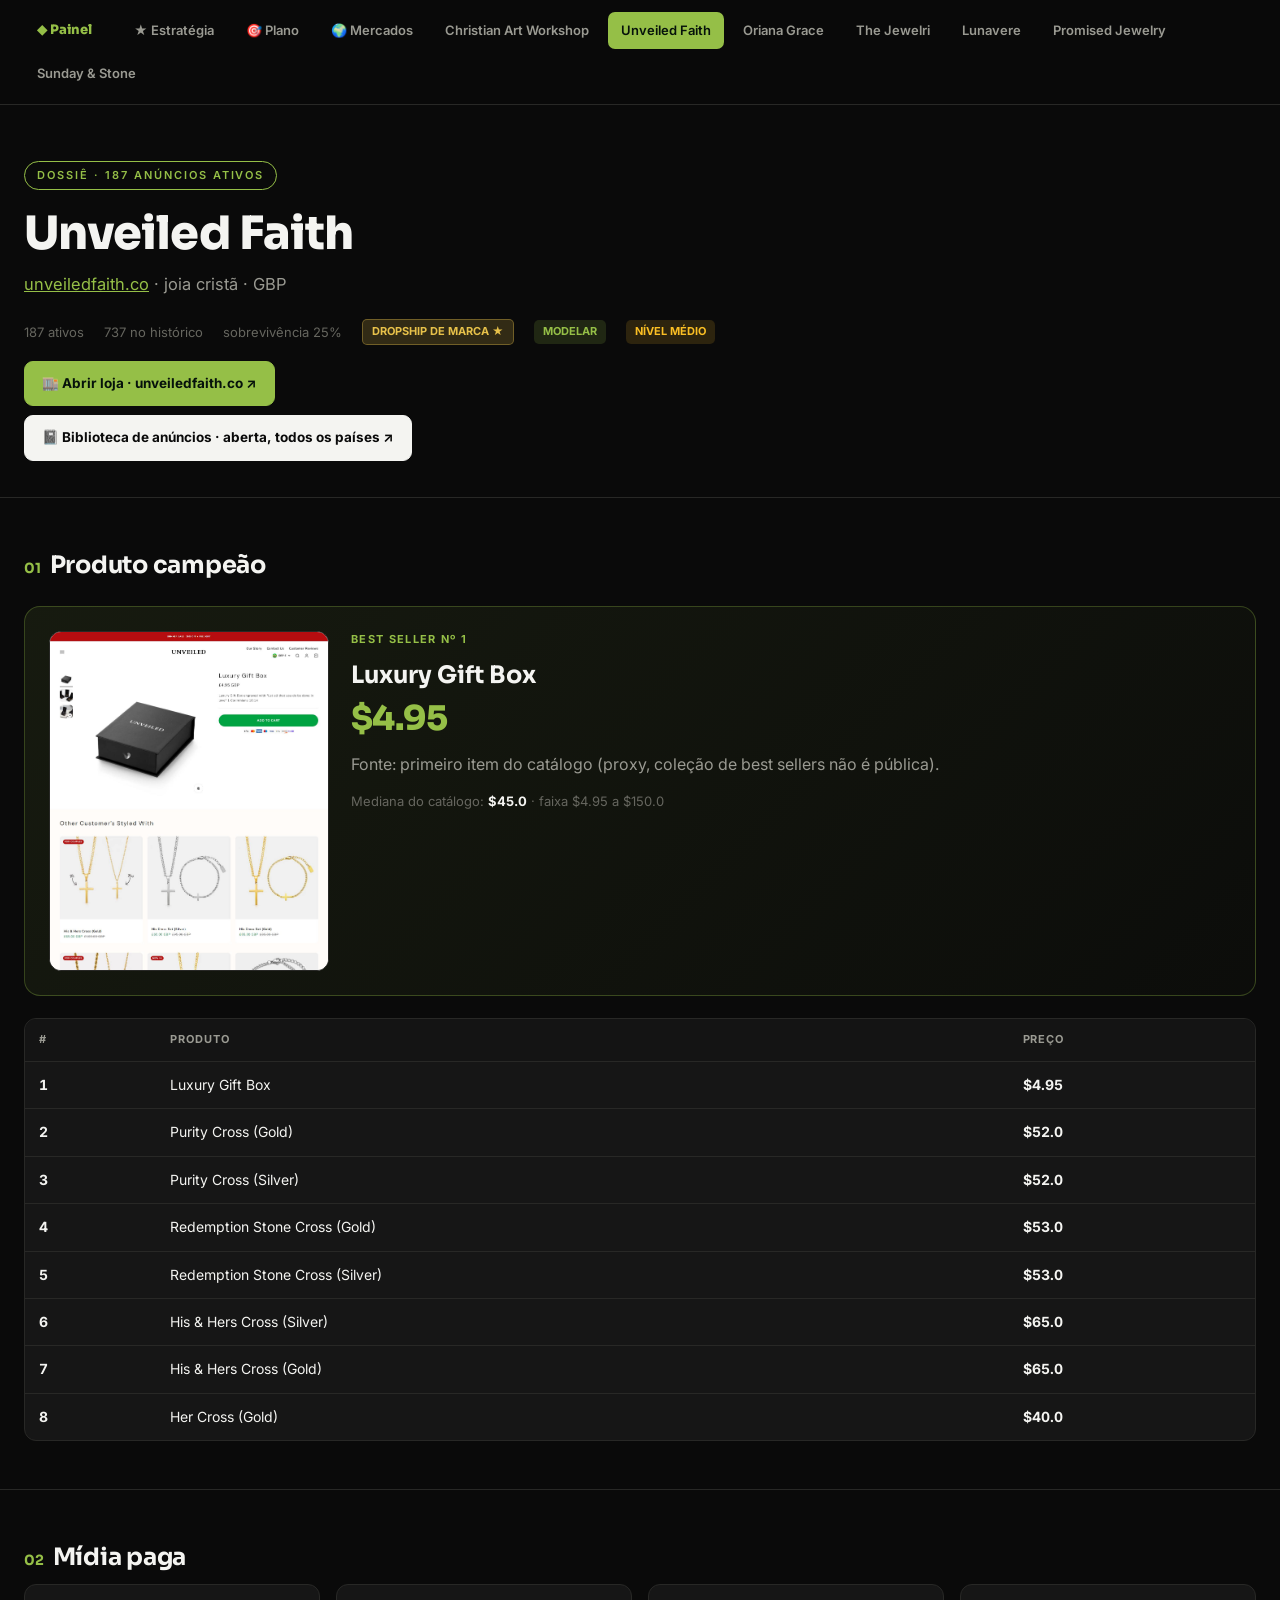
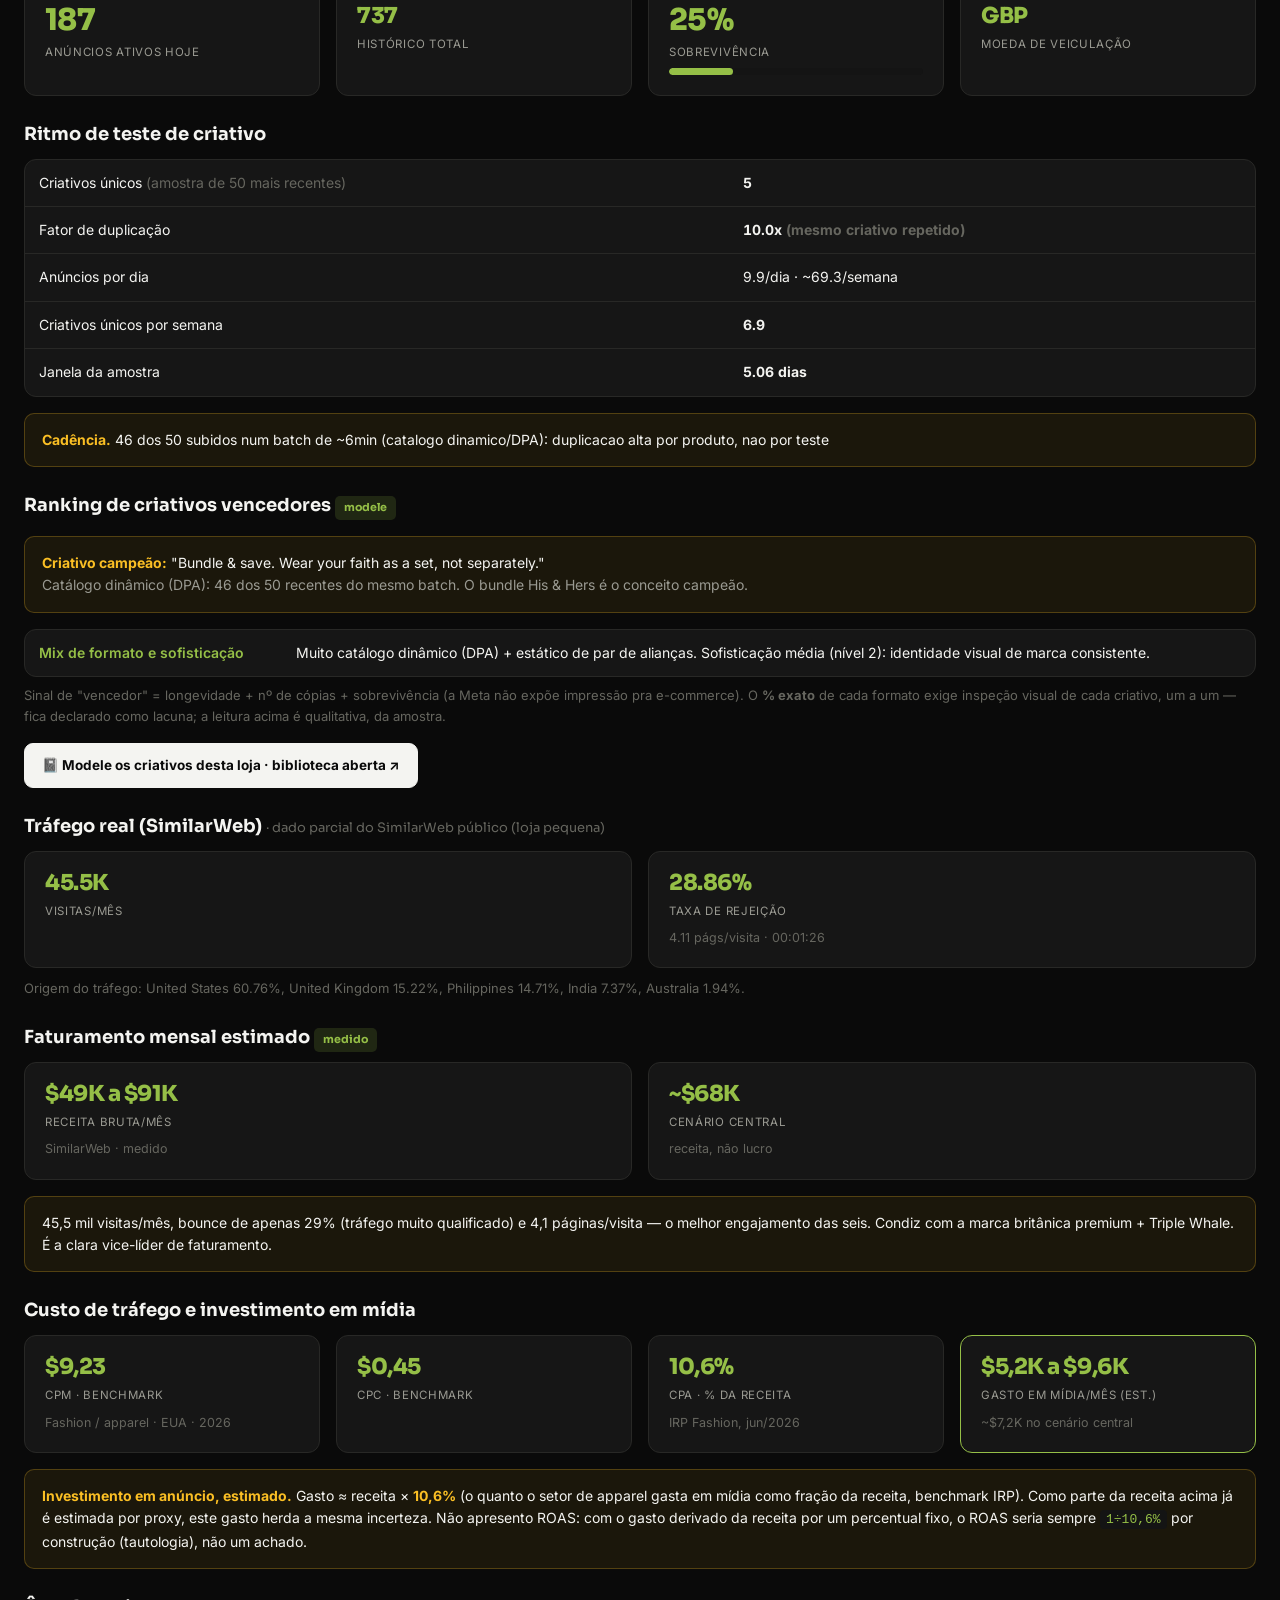
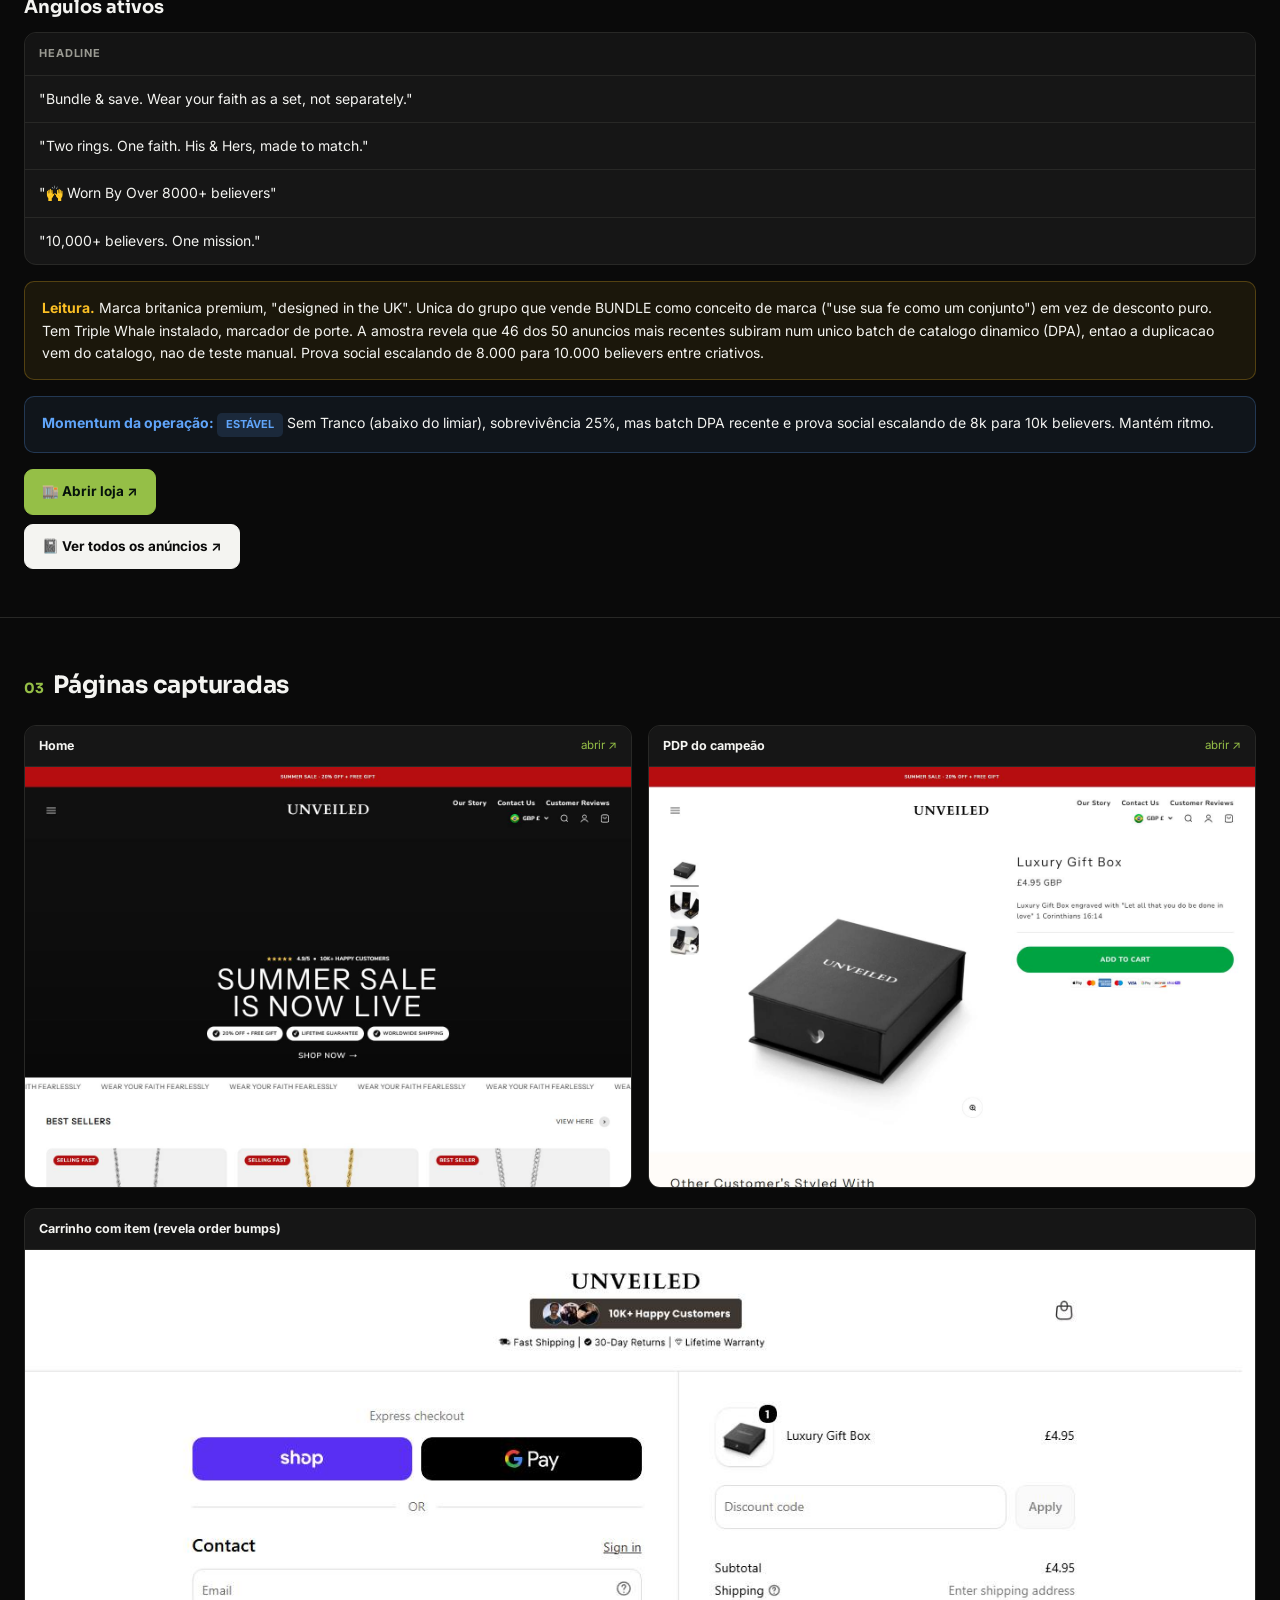
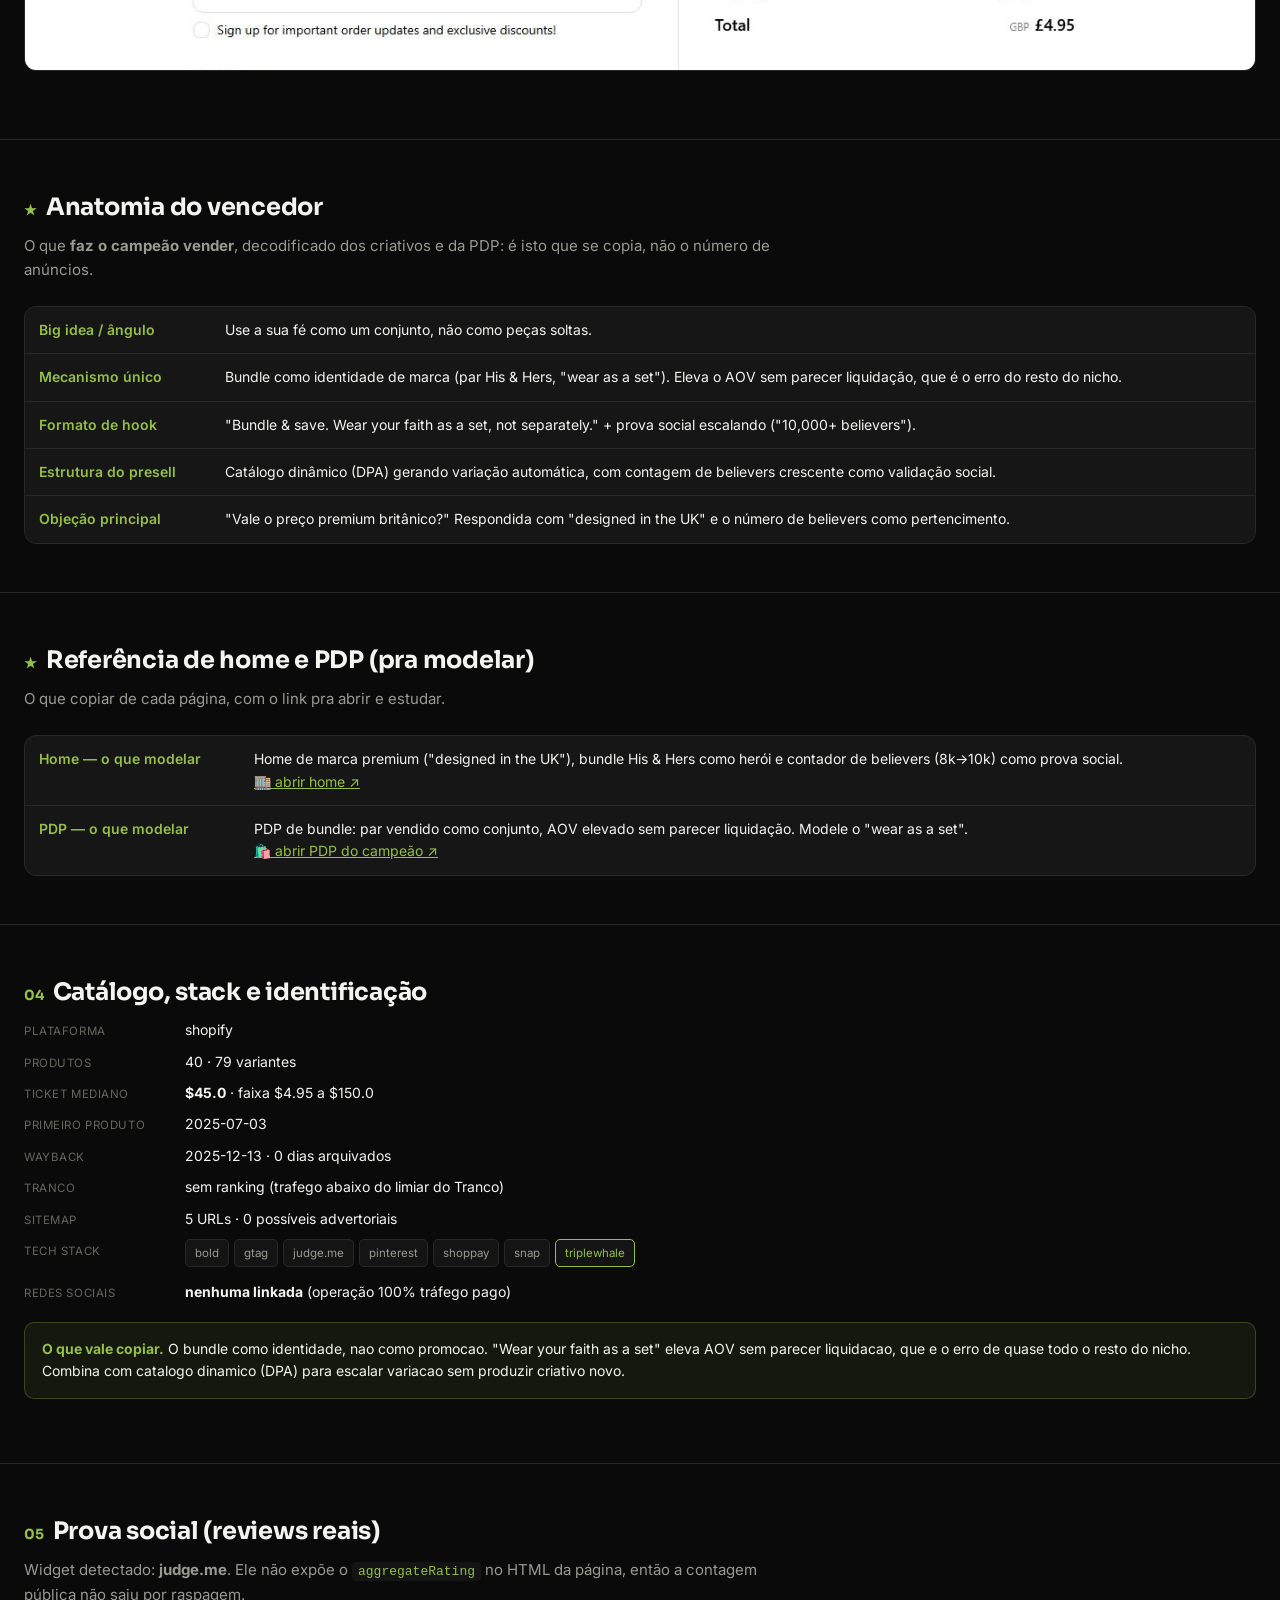
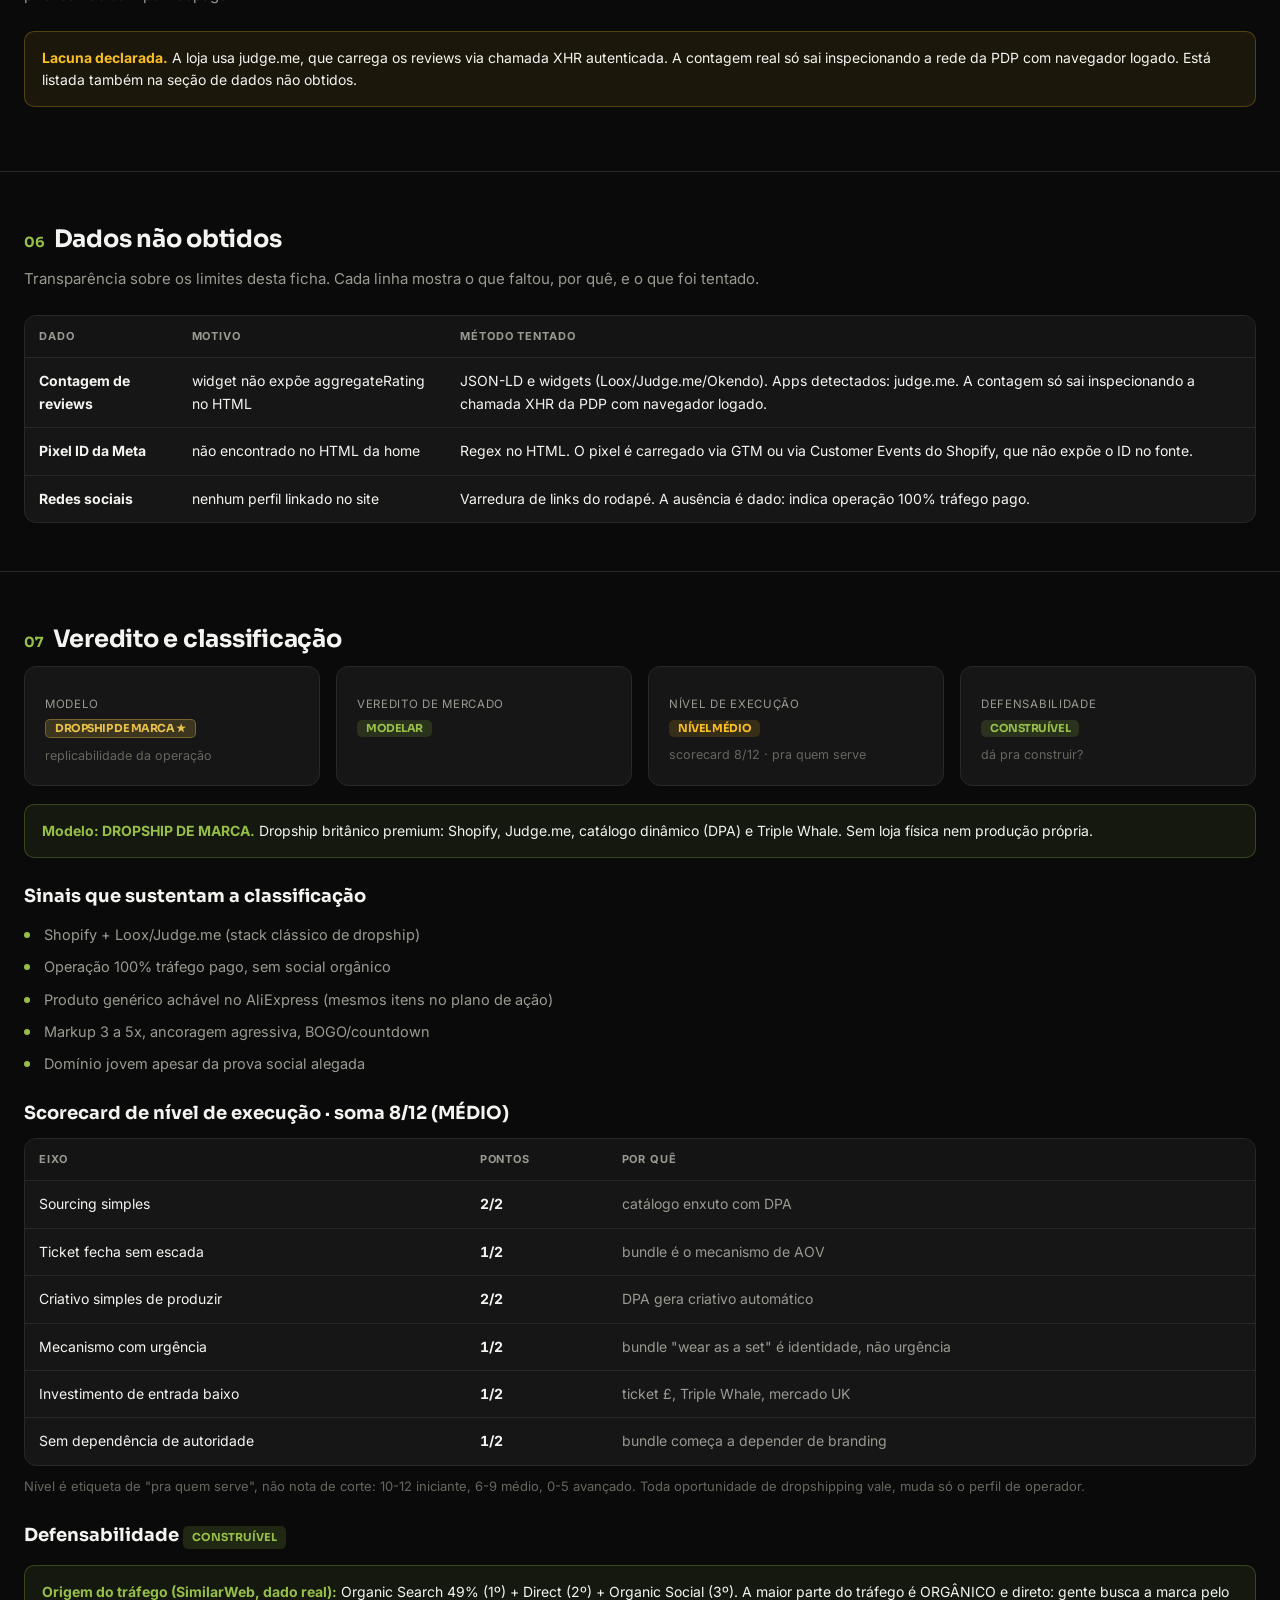
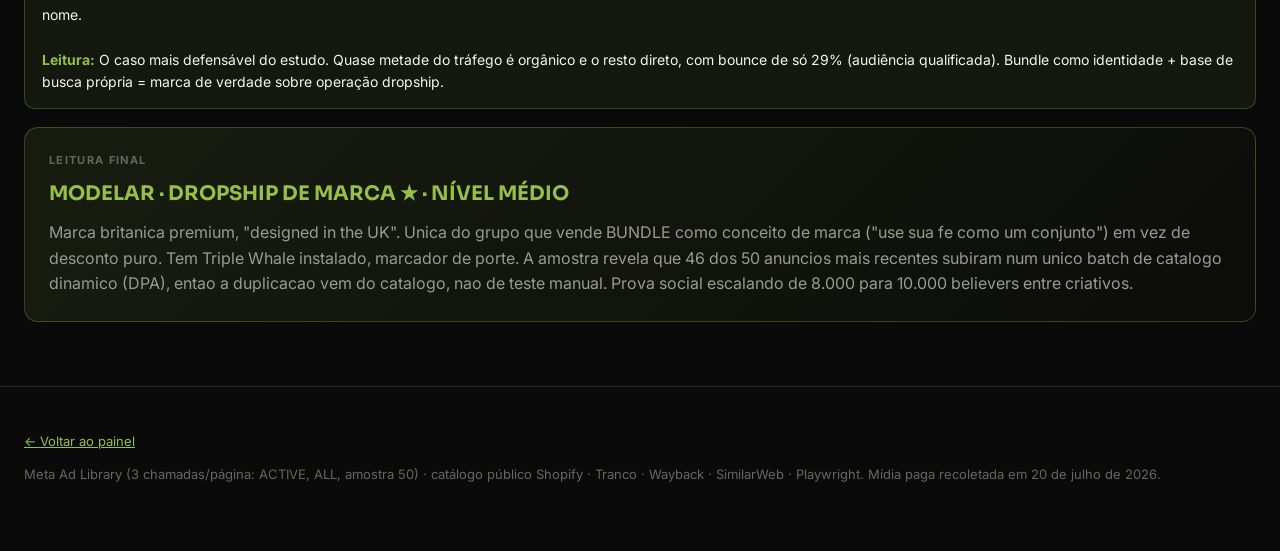
<file: loja-unveiled.html>
<!DOCTYPE html>
<html lang="pt-BR"><head><meta charset="UTF-8">
<meta name="viewport" content="width=device-width, initial-scale=1.0">
<title>Unveiled Faith · Raio-X</title><link rel="stylesheet" href="estilo.css"></head><body>
<nav class="nav"><div class="wrap">
<a href="index.html" class="home">◆ Painel</a>
<a href="estrategia.html">★ Estratégia</a>
<a href="plano-de-acao.html">🎯 Plano</a>
<a href="mercados.html">🌍 Mercados</a>
<a href="loja-cartworkshop.html">Christian Art Workshop</a>
<a href="loja-unveiled.html" class="on">Unveiled Faith</a>
<a href="loja-oriana.html">Oriana Grace</a>
<a href="loja-jewelri.html">The Jewelri</a>
<a href="loja-lunavere.html">Lunavere</a>
<a href="loja-promised.html">Promised Jewelry</a>
<a href="loja-sundaystone.html">Sunday & Stone</a>
</div></nav>
<header><div class="wrap">
<div class="tag">Dossiê · 187 anúncios ativos</div>
<h1>Unveiled Faith</h1>
<p class="sub"><a href="https://unveiledfaith.co" target="_blank">unveiledfaith.co</a> · joia cristã · GBP</p>
<div class="meta"><span>187 ativos</span><span>737 no histórico</span>
<span>sobrevivência 25%</span><span class="pill p-star">DROPSHIP DE MARCA ★</span><span class="pill p-a">MODELAR</span><span class="pill p-b">NÍVEL MÉDIO</span></div>
<div class="toplinks">
<a class="adlib store" href="https://unveiledfaith.co" target="_blank">🏬 Abrir loja · unveiledfaith.co ↗</a>
<a class="adlib" href="https://www.facebook.com/ads/library/?active_status=all&ad_type=all&country=ALL&view_all_page_id=625958647260603" target="_blank">📓 Biblioteca de anúncios · aberta, todos os países ↗</a>
</div>
</div></header>

<section><div class="wrap"><h2><span class="n">01</span>Produto campeão</h2>
<div class="hero-prod">
<img src="prints/unveiled-pdp.jpg" alt="Unveiled Faith" style="object-fit:cover;object-position:top;max-height:340px">
<div><div class="r">Best seller nº 1</div>
<h3>Luxury Gift Box</h3>
<div class="preco">$4.95</div>
<p style="color:var(--dim);margin:14px 0">Fonte: primeiro item do catálogo (proxy, coleção de best sellers não é pública).</p>
<p style="color:var(--dim2);font-size:13px">Mediana do catálogo: <b style="color:var(--txt)">$45.0</b> ·
faixa $4.95 a $150.0</p></div></div>
<div class="tblwrap"><table><thead><tr><th>#</th><th>Produto</th><th>Preço</th></tr></thead><tbody><tr><td class='num'>1</td><td>Luxury Gift Box</td><td class='num'>$4.95</td></tr><tr><td class='num'>2</td><td>Purity Cross (Gold)</td><td class='num'>$52.0</td></tr><tr><td class='num'>3</td><td>Purity Cross (Silver)</td><td class='num'>$52.0</td></tr><tr><td class='num'>4</td><td>Redemption Stone Cross (Gold)</td><td class='num'>$53.0</td></tr><tr><td class='num'>5</td><td>Redemption Stone Cross (Silver)</td><td class='num'>$53.0</td></tr><tr><td class='num'>6</td><td>His & Hers Cross (Silver)</td><td class='num'>$65.0</td></tr><tr><td class='num'>7</td><td>His & Hers Cross (Gold)</td><td class='num'>$65.0</td></tr><tr><td class='num'>8</td><td>Her Cross (Gold)</td><td class='num'>$40.0</td></tr></tbody></table></div>
</div></section>

<section><div class="wrap"><h2><span class="n">02</span>Mídia paga</h2>
<div class="grid g4">
<div class="stat"><div class="v">187</div><div class="l">anúncios ativos hoje</div></div>
<div class="stat"><div class="v sm">737</div><div class="l">histórico total</div></div>
<div class="stat"><div class="v">25%</div><div class="l">sobrevivência</div><div class="bar"><i style="width:25%"></i></div></div>
<div class="stat"><div class="v sm">GBP</div><div class="l">moeda de veiculação</div></div>
</div>

<h3>Ritmo de teste de criativo</h3>
<div class="tblwrap"><table><tbody>
<tr><td>Criativos únicos <span style="color:var(--dim2)">(amostra de 50 mais recentes)</span></td><td class="num"><b>5</b></td></tr>
<tr><td>Fator de duplicação</td><td class="num">10.0x <span style="color:var(--dim2)">(mesmo criativo repetido)</span></td></tr>
<tr><td>Anúncios por dia</td><td>9.9/dia · ~69.3/semana</td></tr>
<tr><td>Criativos únicos por semana</td><td class="num"><b>6.9</b></td></tr>
<tr><td>Janela da amostra</td><td class="num">5.06 dias</td></tr>
</tbody></table></div>
<div class="note"><b>Cadência.</b> 46 dos 50 subidos num batch de ~6min (catalogo dinamico/DPA): duplicacao alta por produto, nao por teste</div>

<h3>Ranking de criativos vencedores <span class="pill p-a">modele</span></h3>
<div class="note"><b>Criativo campeão:</b> "Bundle & save. Wear your faith as a set, not separately."<br><span style="color:var(--dim)">Catálogo dinâmico (DPA): 46 dos 50 recentes do mesmo batch. O bundle His & Hers é o conceito campeão.</span></div>
<div class="tblwrap"><table><tbody>
<tr><td style="white-space:nowrap;color:var(--acc);font-weight:600">Mix de formato e sofisticação</td><td>Muito catálogo dinâmico (DPA) + estático de par de alianças. Sofisticação média (nível 2): identidade visual de marca consistente.</td></tr>
</tbody></table></div>
<p style="color:var(--dim2);font-size:13px;margin:8px 0 0">Sinal de "vencedor" = longevidade + nº de cópias + sobrevivência (a Meta não expõe impressão pra e-commerce). O <b>% exato</b> de cada formato exige inspeção visual de cada criativo, um a um — fica declarado como lacuna; a leitura acima é qualitativa, da amostra.</p>
<div class="toplinks"><a class="adlib" href="https://www.facebook.com/ads/library/?active_status=all&ad_type=all&country=ALL&view_all_page_id=625958647260603" target="_blank">📓 Modele os criativos desta loja · biblioteca aberta ↗</a></div>

<h3>Tráfego real (SimilarWeb) <span style="color:var(--dim2);font-weight:400;font-size:13px">· dado parcial do SimilarWeb público (loja pequena)</span></h3>
<div class="grid g4"><div class="stat"><div class="v sm">45.5K</div><div class="l">visitas/mês</div></div><div class="stat"><div class="v sm">28.86%</div><div class="l">taxa de rejeição</div><div class="d">4.11 págs/visita · 00:01:26</div></div></div><p style="color:var(--dim2);font-size:13px;margin-top:10px">Origem do tráfego: United States 60.76%, United Kingdom 15.22%, Philippines 14.71%, India 7.37%, Australia 1.94%.</p>

<h3>Faturamento mensal estimado <span class="pill p-a">medido</span></h3>
<div class="grid g4">
<div class="stat"><div class="v sm">$49K a $91K</div><div class="l">receita bruta/mês</div><div class="d">SimilarWeb · medido</div></div>
<div class="stat"><div class="v sm">~$68K</div><div class="l">cenário central</div><div class="d">receita, não lucro</div></div>
</div>
<div class="note">45,5 mil visitas/mês, bounce de apenas 29% (tráfego muito qualificado) e 4,1 páginas/visita — o melhor engajamento das seis. Condiz com a marca britânica premium + Triple Whale. É a clara vice-líder de faturamento.</div>

<h3>Custo de tráfego e investimento em mídia</h3>
<div class="grid g4">
<div class="stat"><div class="v sm">$9,23</div><div class="l">CPM · benchmark</div><div class="d">Fashion / apparel · EUA · 2026</div></div>
<div class="stat"><div class="v sm">$0,45</div><div class="l">CPC · benchmark</div></div>
<div class="stat"><div class="v sm">10,6%</div><div class="l">CPA · % da receita</div><div class="d">IRP Fashion, jun/2026</div></div>
<div class="stat" style="border-color:var(--acc)"><div class="v sm">$5,2K a $9,6K</div><div class="l">gasto em mídia/mês (est.)</div><div class="d">~$7,2K no cenário central</div></div>
</div>
<div class="note"><b>Investimento em anúncio, estimado.</b> Gasto ≈ receita × <b>10,6%</b> (o quanto o setor de apparel gasta em mídia como fração da receita, benchmark IRP). Como parte da receita acima já é estimada por proxy, este gasto herda a mesma incerteza. Não apresento ROAS: com o gasto derivado da receita por um percentual fixo, o ROAS seria sempre <code>1÷10,6%</code> por construção (tautologia), não um achado.</div>
<h3>Ângulos ativos</h3><div class="tblwrap"><table><thead><tr><th>Headline</th></tr></thead><tbody><tr><td>"Bundle & save. Wear your faith as a set, not separately."</td></tr><tr><td>"Two rings. One faith. His & Hers, made to match."</td></tr><tr><td>"🙌 Worn By Over 8000+ believers"</td></tr><tr><td>"10,000+ believers. One mission."</td></tr></tbody></table></div>
<div class="note"><b>Leitura.</b> Marca britanica premium, "designed in the UK". Unica do grupo que vende BUNDLE como conceito de marca ("use sua fe como um conjunto") em vez de desconto puro. Tem Triple Whale instalado, marcador de porte. A amostra revela que 46 dos 50 anuncios mais recentes subiram num unico batch de catalogo dinamico (DPA), entao a duplicacao vem do catalogo, nao de teste manual. Prova social escalando de 8.000 para 10.000 believers entre criativos.</div>
<div class="note info" style="margin-top:14px"><b>Momentum da operação: <span class="pill p-i">ESTÁVEL</span></b> Sem Tranco (abaixo do limiar), sobrevivência 25%, mas batch DPA recente e prova social escalando de 8k para 10k believers. Mantém ritmo.</div>
<div class="toplinks"><a class="adlib store" href="https://unveiledfaith.co" target="_blank">🏬 Abrir loja ↗</a>
<a class="adlib" href="https://www.facebook.com/ads/library/?active_status=all&ad_type=all&country=ALL&view_all_page_id=625958647260603" target="_blank">📓 Ver todos os anúncios ↗</a></div>
</div></section>

<section><div class="wrap"><h2><span class="n">03</span>Páginas capturadas</h2>
<div class="shots">
<div class="shot"><div class="cap"><b>Home</b><a href="https://unveiledfaith.co" target="_blank">abrir ↗</a></div><div class="frame"><img src="prints/unveiled-home.jpg"></div></div>
<div class="shot"><div class="cap"><b>PDP do campeão</b><a href="https://unveiledfaith.co/products/luxury-gift-box" target="_blank">abrir ↗</a></div><div class="frame"><img src="prints/unveiled-pdp.jpg"></div></div>
</div>
<div class="shots"><div class="shot" style="grid-column:1/-1"><div class="cap"><b>Carrinho com item (revela order bumps)</b></div><div class="frame"><img src="prints/unveiled-carrinho.jpg"></div></div></div>
</div></section>

<section><div class="wrap"><h2><span class="n">★</span>Anatomia do vencedor</h2>
<p class="lead">O que <b>faz o campeão vender</b>, decodificado dos criativos e da PDP: é isto que se copia, não o número de anúncios.</p>
<div class="tblwrap"><table><tbody><tr><td style='white-space:nowrap;color:var(--acc);font-weight:600'>Big idea / ângulo</td><td>Use a sua fé como um conjunto, não como peças soltas.</td></tr><tr><td style='white-space:nowrap;color:var(--acc);font-weight:600'>Mecanismo único</td><td>Bundle como identidade de marca (par His & Hers, "wear as a set"). Eleva o AOV sem parecer liquidação, que é o erro do resto do nicho.</td></tr><tr><td style='white-space:nowrap;color:var(--acc);font-weight:600'>Formato de hook</td><td>"Bundle & save. Wear your faith as a set, not separately." + prova social escalando ("10,000+ believers").</td></tr><tr><td style='white-space:nowrap;color:var(--acc);font-weight:600'>Estrutura do presell</td><td>Catálogo dinâmico (DPA) gerando variação automática, com contagem de believers crescente como validação social.</td></tr><tr><td style='white-space:nowrap;color:var(--acc);font-weight:600'>Objeção principal</td><td>"Vale o preço premium britânico?" Respondida com "designed in the UK" e o número de believers como pertencimento.</td></tr></tbody></table></div>
</div></section>

<section><div class="wrap"><h2><span class="n">★</span>Referência de home e PDP (pra modelar)</h2>
<p class="lead">O que copiar de cada página, com o link pra abrir e estudar.</p>
<div class="tblwrap"><table><tbody>
<tr><td style="white-space:nowrap;color:var(--acc);font-weight:600">Home — o que modelar</td><td>Home de marca premium ("designed in the UK"), bundle His & Hers como herói e contador de believers (8k→10k) como prova social.<br><a href="https://unveiledfaith.co" target="_blank" style="color:var(--acc)">🏬 abrir home ↗</a></td></tr>
<tr><td style="white-space:nowrap;color:var(--acc);font-weight:600">PDP — o que modelar</td><td>PDP de bundle: par vendido como conjunto, AOV elevado sem parecer liquidação. Modele o "wear as a set".<br><a href="https://unveiledfaith.co/products/luxury-gift-box" target="_blank" style="color:var(--acc)">🛍️ abrir PDP do campeão ↗</a></td></tr>
</tbody></table></div>
</div></section>

<section><div class="wrap"><h2><span class="n">04</span>Catálogo, stack e identificação</h2>
<dl class="kv">
<dt>Plataforma</dt><dd>shopify</dd>
<dt>Produtos</dt><dd>40 · 79 variantes</dd>
<dt>Ticket mediano</dt><dd><b>$45.0</b> · faixa $4.95 a $150.0</dd>
<dt>Primeiro produto</dt><dd>2025-07-03</dd>
<dt>Wayback</dt><dd>2025-12-13 · 0 dias arquivados</dd>
<dt>Tranco</dt><dd>sem ranking (trafego abaixo do limiar do Tranco)</dd>
<dt>Sitemap</dt><dd>5 URLs · 0 possíveis advertoriais</dd>
<dt>Tech stack</dt><dd class="chips"><span class=''>bold</span><span class=''>gtag</span><span class=''>judge.me</span><span class=''>pinterest</span><span class=''>shoppay</span><span class=''>snap</span><span class='hi'>triplewhale</span></dd>
<dt>Redes sociais</dt><dd><b>nenhuma linkada</b> (operação 100% tráfego pago)</dd>
</dl>
<div class="note good"><b>O que vale copiar.</b> O bundle como identidade, nao como promocao. "Wear your faith as a set" eleva AOV sem parecer liquidacao, que e o erro de quase todo o resto do nicho. Combina com catalogo dinamico (DPA) para escalar variacao sem produzir criativo novo.</div>
</div></section>

<section><div class="wrap"><h2><span class="n">05</span>Prova social (reviews reais)</h2>
<p class="lead">Widget detectado: <b>judge.me</b>. Ele não expõe o <code>aggregateRating</code> no HTML da página, então a contagem pública não saiu por raspagem.</p>
<div class="note"><b>Lacuna declarada.</b> A loja usa judge.me, que carrega os reviews via chamada XHR autenticada. A contagem real só sai inspecionando a rede da PDP com navegador logado. Está listada também na seção de dados não obtidos.</div>
</div></section>

<section><div class="wrap"><h2><span class="n">06</span>Dados não obtidos</h2>
<p class="lead">Transparência sobre os limites desta ficha. Cada linha mostra o que faltou, por quê, e o que foi tentado.</p>
<div class="tblwrap"><table><thead><tr><th>Dado</th><th>Motivo</th><th>Método tentado</th></tr></thead><tbody><tr><td><b>Contagem de reviews</b></td><td>widget não expõe aggregateRating no HTML</td><td>JSON-LD e widgets (Loox/Judge.me/Okendo). Apps detectados: judge.me. A contagem só sai inspecionando a chamada XHR da PDP com navegador logado.</td></tr><tr><td><b>Pixel ID da Meta</b></td><td>não encontrado no HTML da home</td><td>Regex no HTML. O pixel é carregado via GTM ou via Customer Events do Shopify, que não expõe o ID no fonte.</td></tr><tr><td><b>Redes sociais</b></td><td>nenhum perfil linkado no site</td><td>Varredura de links do rodapé. A ausência é dado: indica operação 100% tráfego pago.</td></tr></tbody></table></div>
</div></section>

<section><div class="wrap"><h2><span class="n">07</span>Veredito e classificação</h2>

<div class="grid g4" style="margin-bottom:18px">
<div class="stat"><div class="l">Modelo</div><div class="v sm"><span class="pill p-star">DROPSHIP DE MARCA ★</span></div><div class="d">replicabilidade da operação</div></div>
<div class="stat"><div class="l">Veredito de mercado</div><div class="v sm"><span class="pill p-a">MODELAR</span></div></div>
<div class="stat"><div class="l">Nível de execução</div><div class="v sm"><span class="pill p-b">NÍVEL MÉDIO</span></div><div class="d">scorecard 8/12 · pra quem serve</div></div>
<div class="stat"><div class="l">Defensabilidade</div><div class="v sm"><span class="pill p-a">CONSTRUÍVEL</span></div><div class="d">dá pra construir?</div></div>
</div>
<div class="note good"><b>Modelo: DROPSHIP DE MARCA.</b> Dropship britânico premium: Shopify, Judge.me, catálogo dinâmico (DPA) e Triple Whale. Sem loja física nem produção própria.</div>
<h3>Sinais que sustentam a classificação</h3>
<ul class="cl"><li>Shopify + Loox/Judge.me (stack clássico de dropship)</li><li>Operação 100% tráfego pago, sem social orgânico</li><li>Produto genérico achável no AliExpress (mesmos itens no plano de ação)</li><li>Markup 3 a 5x, ancoragem agressiva, BOGO/countdown</li><li>Domínio jovem apesar da prova social alegada</li></ul>
<h3>Scorecard de nível de execução · soma 8/12 (MÉDIO)</h3>
<div class="tblwrap"><table><thead><tr><th>Eixo</th><th>Pontos</th><th>Por quê</th></tr></thead><tbody><tr><td>Sourcing simples</td><td class='num'>2/2</td><td style='color:var(--dim)'>catálogo enxuto com DPA</td></tr><tr><td>Ticket fecha sem escada</td><td class='num'>1/2</td><td style='color:var(--dim)'>bundle é o mecanismo de AOV</td></tr><tr><td>Criativo simples de produzir</td><td class='num'>2/2</td><td style='color:var(--dim)'>DPA gera criativo automático</td></tr><tr><td>Mecanismo com urgência</td><td class='num'>1/2</td><td style='color:var(--dim)'>bundle "wear as a set" é identidade, não urgência</td></tr><tr><td>Investimento de entrada baixo</td><td class='num'>1/2</td><td style='color:var(--dim)'>ticket £, Triple Whale, mercado UK</td></tr><tr><td>Sem dependência de autoridade</td><td class='num'>1/2</td><td style='color:var(--dim)'>bundle começa a depender de branding</td></tr></tbody></table></div>
<p style="color:var(--dim2);font-size:13px;margin-top:10px">Nível é etiqueta de "pra quem serve", não nota de corte: 10-12 iniciante, 6-9 médio, 0-5 avançado. Toda oportunidade de dropshipping vale, muda só o perfil de operador.</p>


<h3>Defensabilidade <span class="pill p-a">CONSTRUÍVEL</span></h3>
<div class="note good"><b>Origem do tráfego (SimilarWeb, dado real):</b> Organic Search 49% (1º) + Direct (2º) + Organic Social (3º). A maior parte do tráfego é ORGÂNICO e direto: gente busca a marca pelo nome.<br><br><b>Leitura:</b> O caso mais defensável do estudo. Quase metade do tráfego é orgânico e o resto direto, com bounce de só 29% (audiência qualificada). Bundle como identidade + base de busca própria = marca de verdade sobre operação dropship.</div>
<div class="op" style="margin-top:18px"><div class="r">Leitura final</div><h3>MODELAR · DROPSHIP DE MARCA ★ · NÍVEL MÉDIO</h3>
<p style="color:var(--dim)">Marca britanica premium, "designed in the UK". Unica do grupo que vende BUNDLE como conceito de marca ("use sua fe como um conjunto") em vez de desconto puro. Tem Triple Whale instalado, marcador de porte. A amostra revela que 46 dos 50 anuncios mais recentes subiram num unico batch de catalogo dinamico (DPA), entao a duplicacao vem do catalogo, nao de teste manual. Prova social escalando de 8.000 para 10.000 believers entre criativos.</p></div>
</div></section>

<footer><div class="wrap"><p><a href="index.html">← Voltar ao painel</a></p>
<p style="margin-top:12px">Meta Ad Library (3 chamadas/página: ACTIVE, ALL, amostra 50) · catálogo público Shopify · Tranco · Wayback · SimilarWeb · Playwright. Mídia paga recoletada em 20 de julho de 2026.</p></div></footer>
</body></html>
</file>
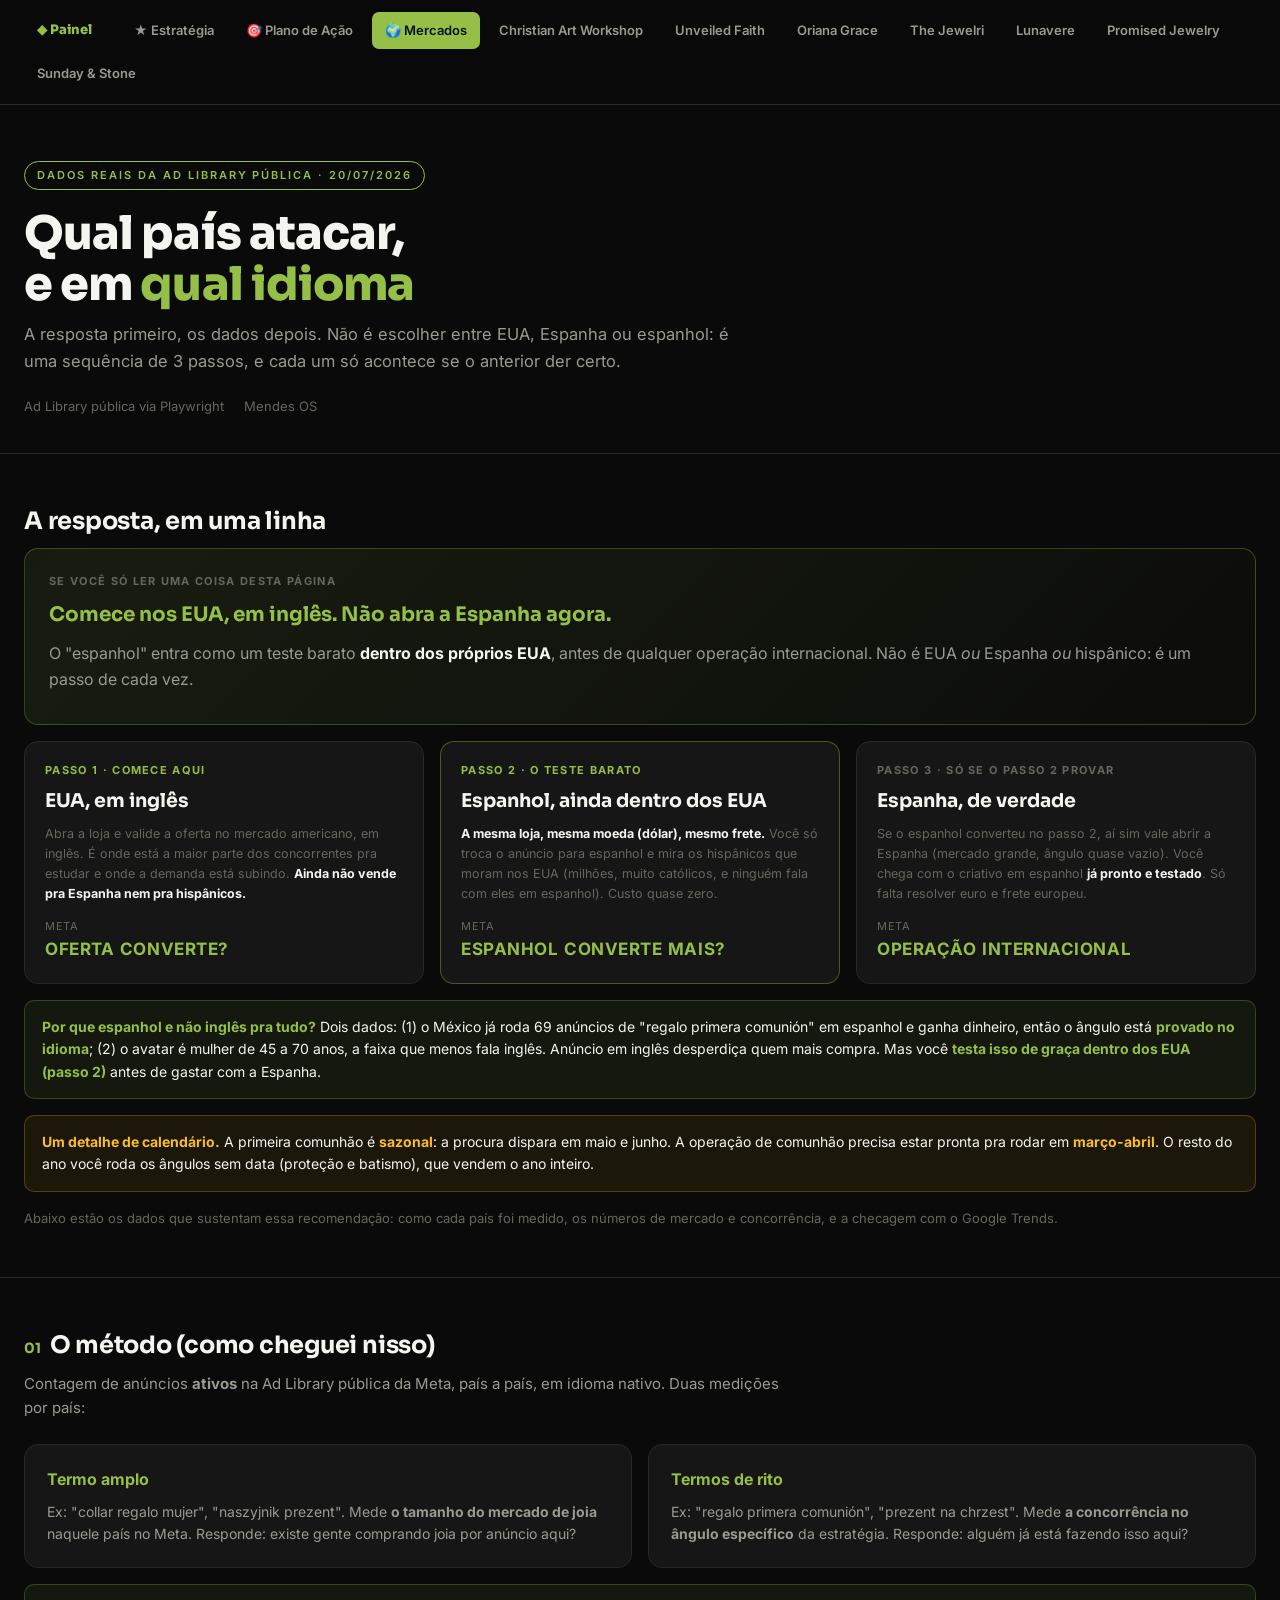
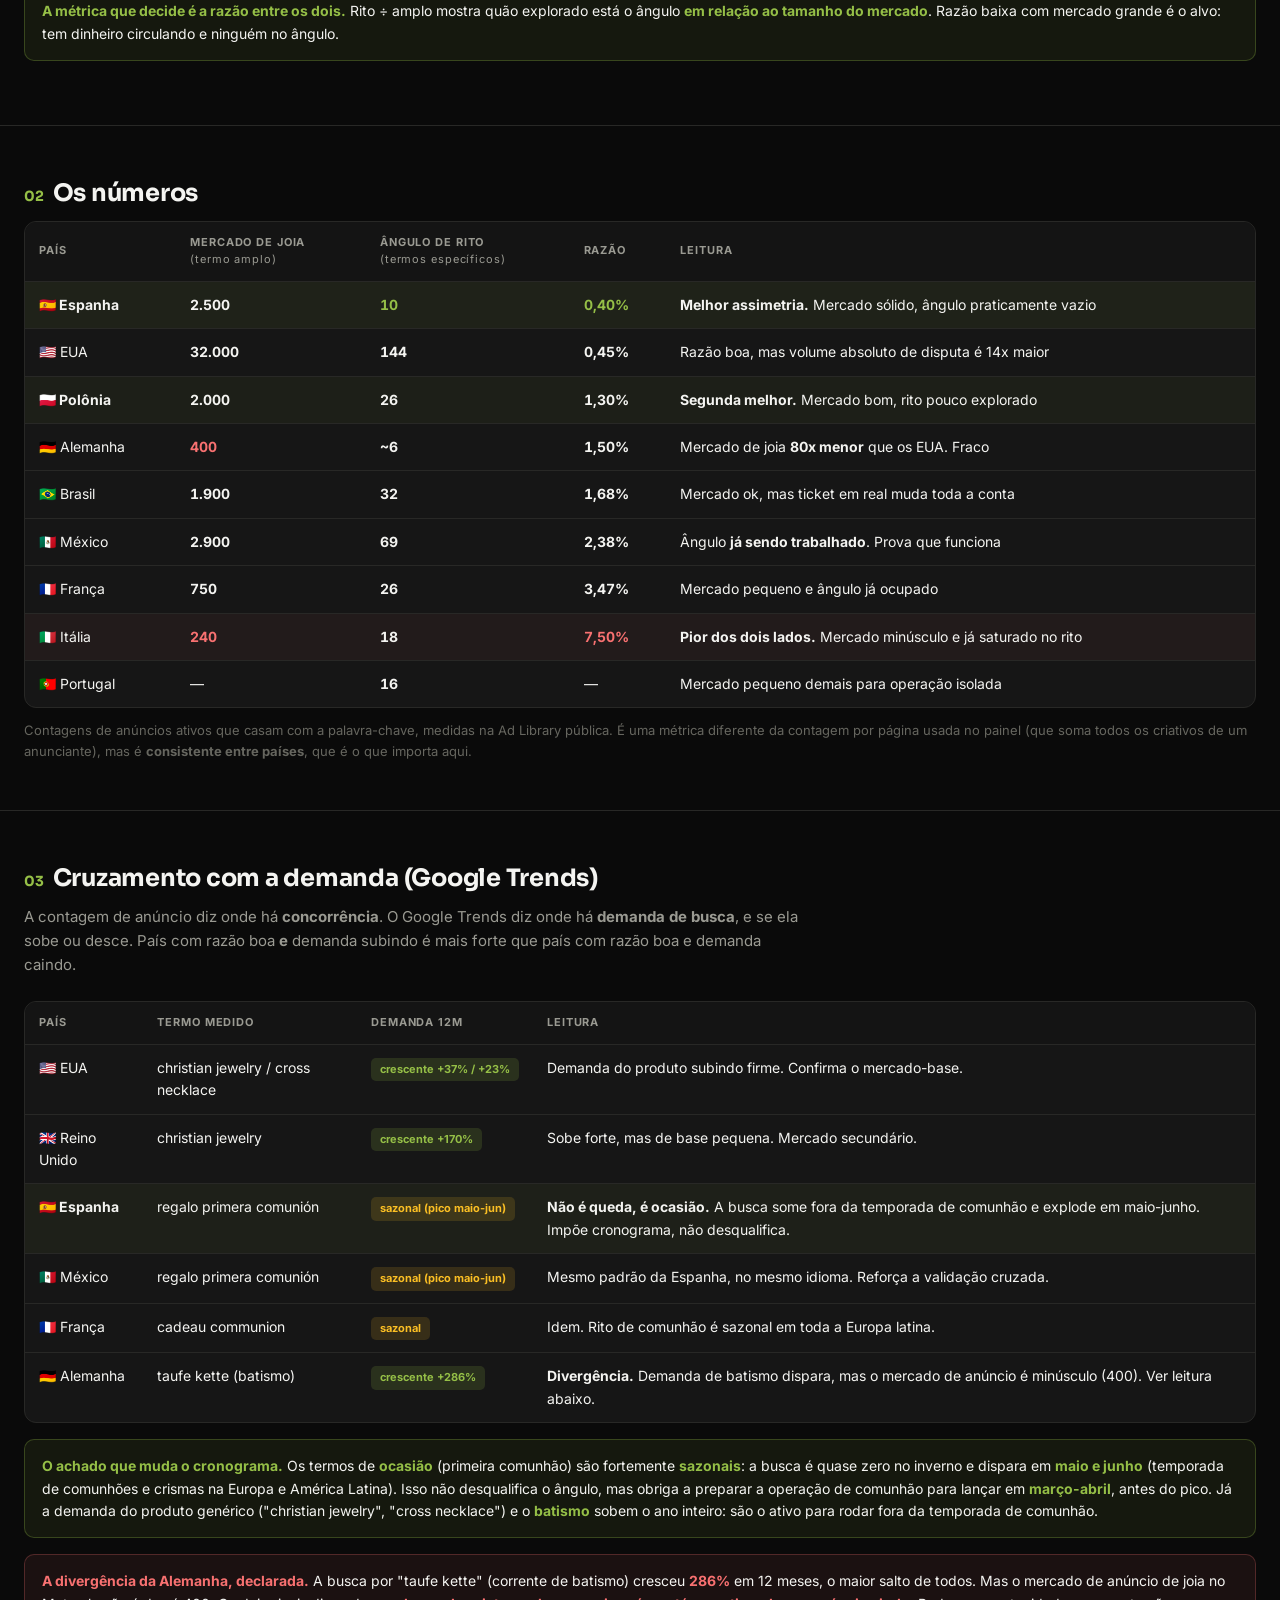
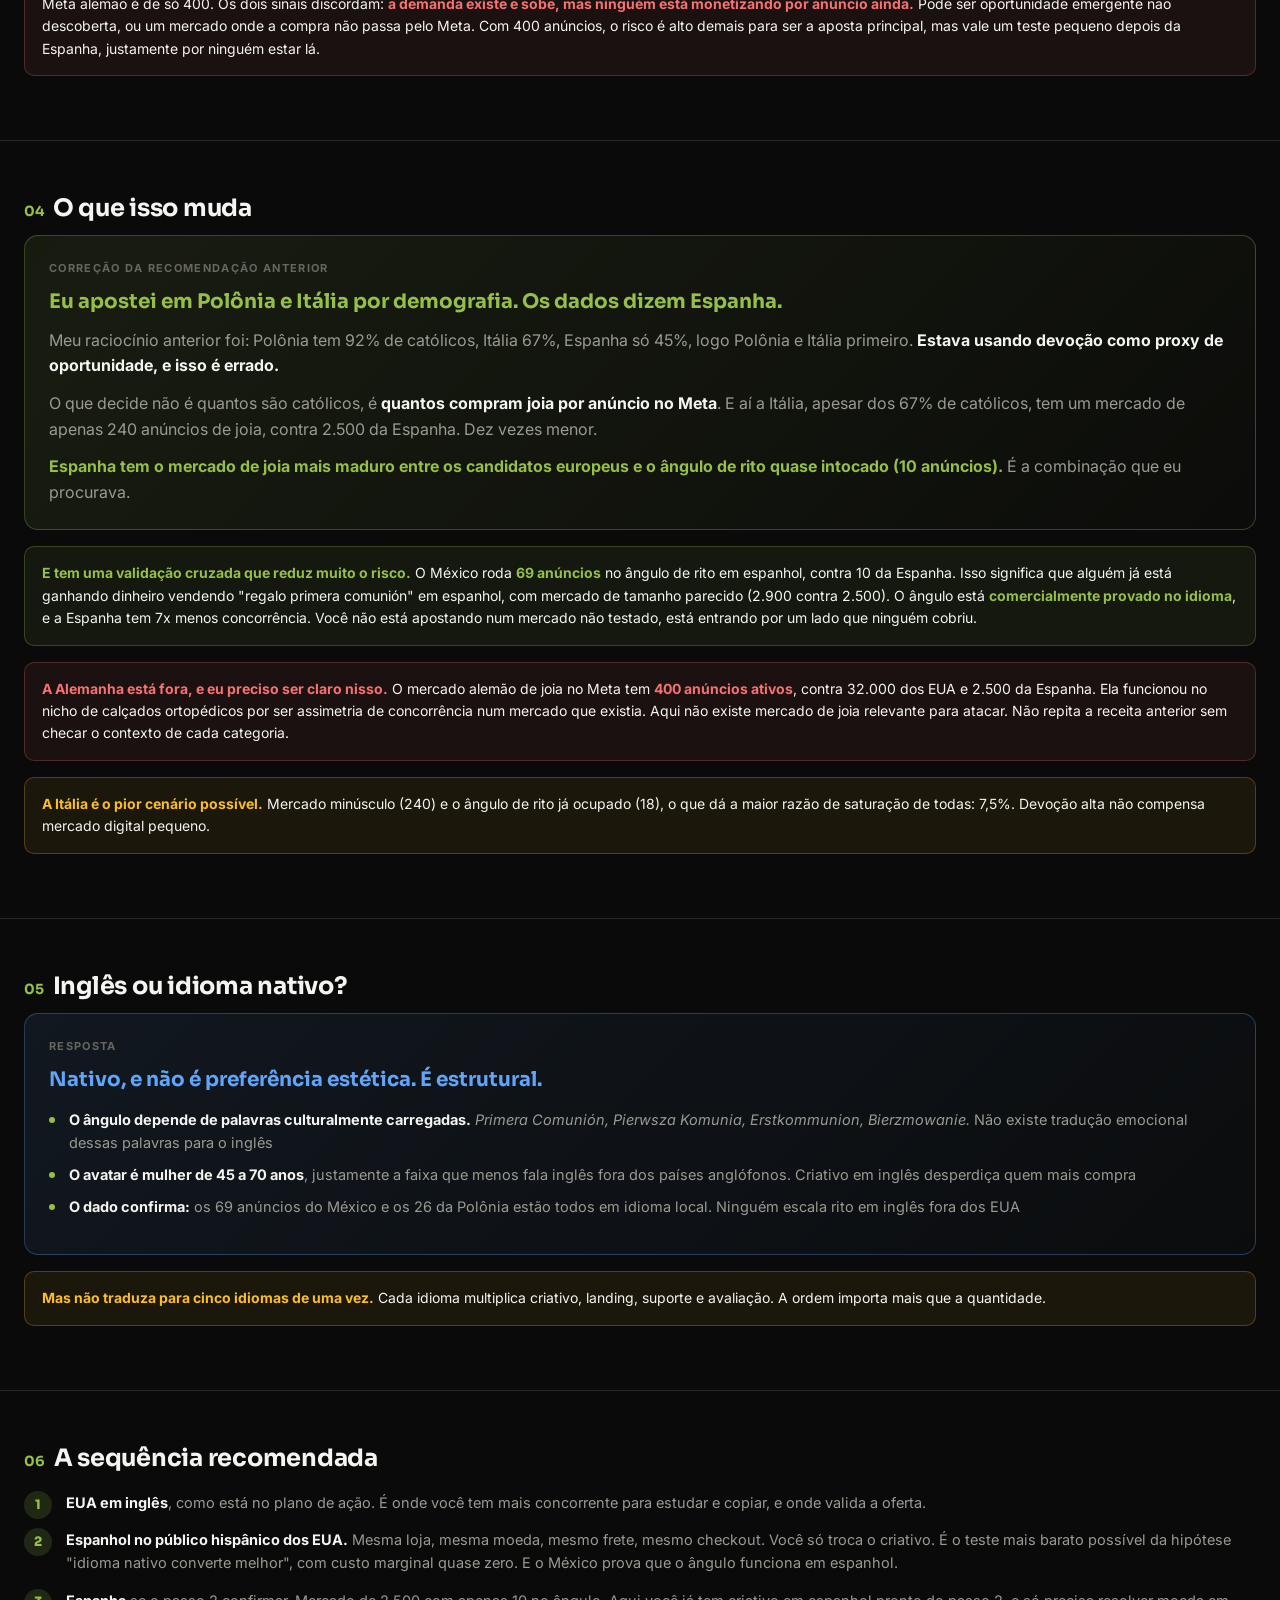
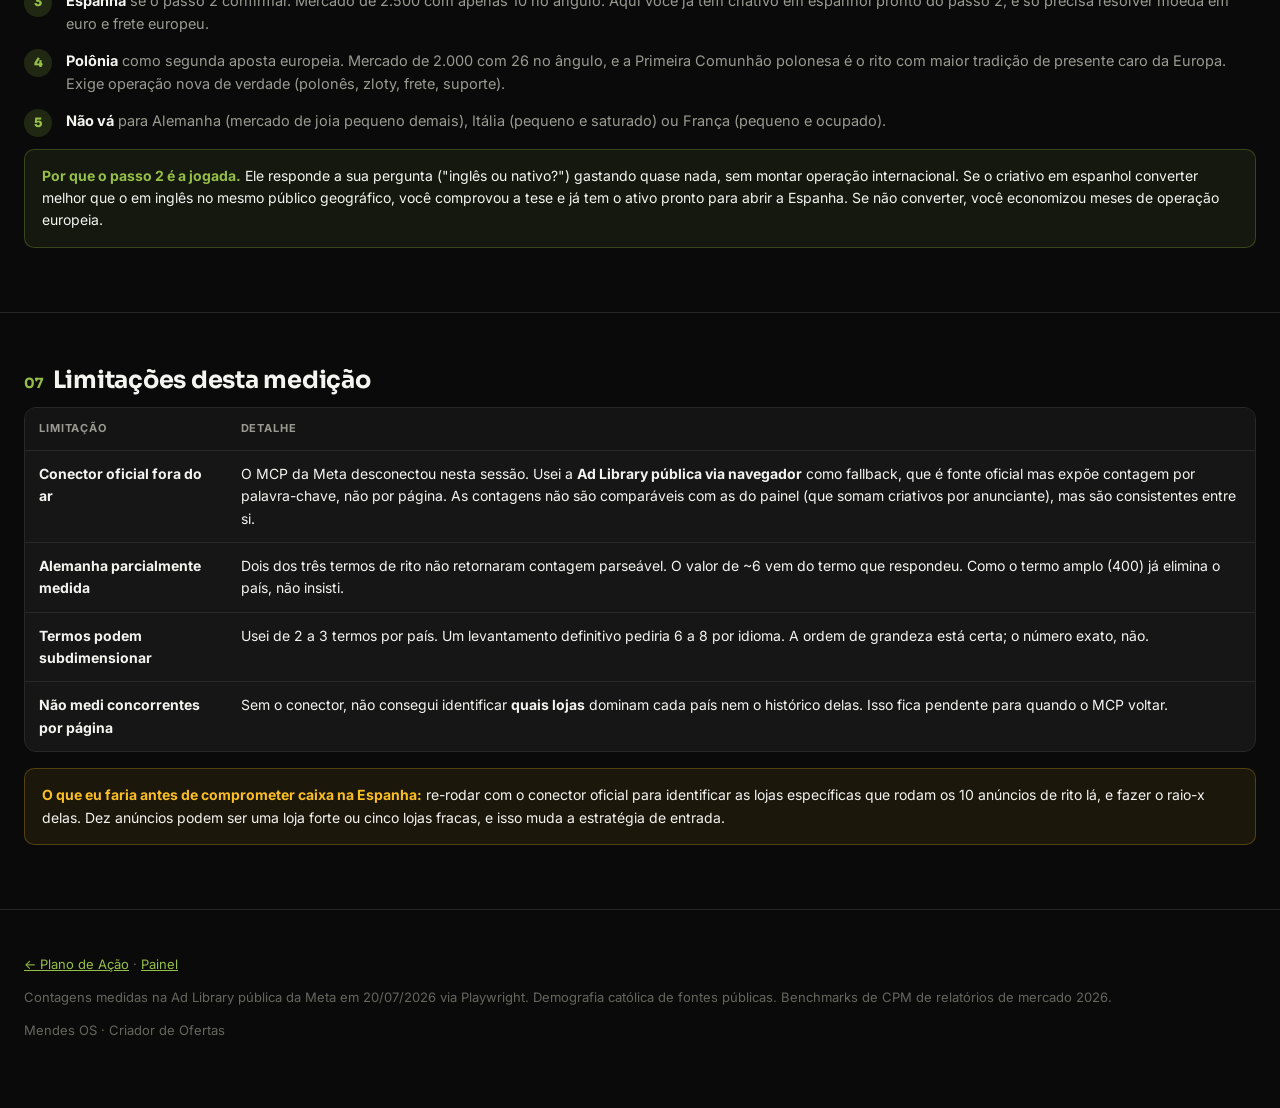
<file: mercados.html>
<!DOCTYPE html>
<html lang="pt-BR">
<head>
<meta charset="UTF-8">
<meta name="viewport" content="width=device-width, initial-scale=1.0">
<title>Mercados · Qual país e idioma atacar</title>
<link rel="stylesheet" href="estilo.css">
</head>
<body>
<nav class="nav"><div class="wrap">
<a href="index.html" class="home">◆ Painel</a>
<a href="estrategia.html">★ Estratégia</a>
<a href="plano-de-acao.html">🎯 Plano de Ação</a>
<a href="mercados.html" class="on">🌍 Mercados</a>
<a href="loja-cartworkshop.html">Christian Art Workshop</a>
<a href="loja-unveiled.html">Unveiled Faith</a>
<a href="loja-oriana.html">Oriana Grace</a>
<a href="loja-jewelri.html">The Jewelri</a>
<a href="loja-lunavere.html">Lunavere</a>
<a href="loja-promised.html">Promised Jewelry</a>
<a href="loja-sundaystone.html">Sunday &amp; Stone</a>
</div></nav>

<header><div class="wrap">
<div class="tag">Dados reais da Ad Library pública · 20/07/2026</div>
<h1>Qual país atacar,<br>e em <em>qual idioma</em></h1>
<p class="sub">A resposta primeiro, os dados depois. Não é escolher entre EUA, Espanha ou espanhol: é uma sequência de 3 passos, e cada um só acontece se o anterior der certo.</p>
<div class="meta"><span>Ad Library pública via Playwright</span><span>Mendes OS</span></div>
</div></header>

<section><div class="wrap">
<h2>A resposta, em uma linha</h2>
<div class="op">
<div class="r">Se você só ler uma coisa desta página</div>
<h3>Comece nos EUA, em inglês. Não abra a Espanha agora.</h3>
<p style="color:var(--dim);margin-bottom:8px">O "espanhol" entra como um teste barato <b style="color:var(--txt)">dentro dos próprios EUA</b>, antes de qualquer operação internacional. Não é EUA <i>ou</i> Espanha <i>ou</i> hispânico: é um passo de cada vez.</p>
</div>

<div class="grid g3">
<div class="lojacard" style="cursor:default">
<div class="r" style="font-size:11px;letter-spacing:.12em;text-transform:uppercase;color:var(--acc);font-weight:700;margin-bottom:6px">Passo 1 · comece aqui</div>
<h3>EUA, em inglês</h3>
<p class="d" style="margin:8px 0">Abra a loja e valide a oferta no mercado americano, em inglês. É onde está a maior parte dos concorrentes pra estudar e onde a demanda está subindo. <b style="color:var(--txt)">Ainda não vende pra Espanha nem pra hispânicos.</b></p>
<div class="nums"><div>meta<b>oferta converte?</b></div></div>
</div>
<div class="lojacard" style="cursor:default;border-color:rgba(149,191,71,.4)">
<div class="r" style="font-size:11px;letter-spacing:.12em;text-transform:uppercase;color:var(--acc);font-weight:700;margin-bottom:6px">Passo 2 · o teste barato</div>
<h3>Espanhol, ainda dentro dos EUA</h3>
<p class="d" style="margin:8px 0"><b style="color:var(--txt)">A mesma loja, mesma moeda (dólar), mesmo frete.</b> Você só troca o anúncio para espanhol e mira os hispânicos que moram nos EUA (milhões, muito católicos, e ninguém fala com eles em espanhol). Custo quase zero.</p>
<div class="nums"><div>meta<b>espanhol converte mais?</b></div></div>
</div>
<div class="lojacard" style="cursor:default">
<div class="r" style="font-size:11px;letter-spacing:.12em;text-transform:uppercase;color:var(--dim2);font-weight:700;margin-bottom:6px">Passo 3 · só se o passo 2 provar</div>
<h3>Espanha, de verdade</h3>
<p class="d" style="margin:8px 0">Se o espanhol converteu no passo 2, aí sim vale abrir a Espanha (mercado grande, ângulo quase vazio). Você chega com o criativo em espanhol <b style="color:var(--txt)">já pronto e testado</b>. Só falta resolver euro e frete europeu.</p>
<div class="nums"><div>meta<b>operação internacional</b></div></div>
</div>
</div>

<div class="note good"><b>Por que espanhol e não inglês pra tudo?</b> Dois dados: (1) o México já roda 69 anúncios de "regalo primera comunión" em espanhol e ganha dinheiro, então o ângulo está <b>provado no idioma</b>; (2) o avatar é mulher de 45 a 70 anos, a faixa que menos fala inglês. Anúncio em inglês desperdiça quem mais compra. Mas você <b>testa isso de graça dentro dos EUA (passo 2)</b> antes de gastar com a Espanha.</div>
<div class="note"><b>Um detalhe de calendário.</b> A primeira comunhão é <b>sazonal</b>: a procura dispara em maio e junho. A operação de comunhão precisa estar pronta pra rodar em <b>março-abril</b>. O resto do ano você roda os ângulos sem data (proteção e batismo), que vendem o ano inteiro.</div>
<p style="color:var(--dim2);font-size:13px;margin-top:14px">Abaixo estão os dados que sustentam essa recomendação: como cada país foi medido, os números de mercado e concorrência, e a checagem com o Google Trends.</p>
</div></section>

<section><div class="wrap">
<h2><span class="n">01</span>O método (como cheguei nisso)</h2>
<p class="lead">Contagem de anúncios <b>ativos</b> na Ad Library pública da Meta, país a país, em idioma nativo. Duas medições por país:</p>
<div class="grid g2">
<div class="card">
<b style="color:var(--acc)">Termo amplo</b>
<p style="color:var(--dim);font-size:14px;margin-top:8px">Ex: "collar regalo mujer", "naszyjnik prezent". Mede <b>o tamanho do mercado de joia</b> naquele país no Meta. Responde: existe gente comprando joia por anúncio aqui?</p>
</div>
<div class="card">
<b style="color:var(--acc)">Termos de rito</b>
<p style="color:var(--dim);font-size:14px;margin-top:8px">Ex: "regalo primera comunión", "prezent na chrzest". Mede <b>a concorrência no ângulo específico</b> da estratégia. Responde: alguém já está fazendo isso aqui?</p>
</div>
</div>
<div class="note good"><b>A métrica que decide é a razão entre os dois.</b> Rito ÷ amplo mostra quão explorado está o ângulo <b>em relação ao tamanho do mercado</b>. Razão baixa com mercado grande é o alvo: tem dinheiro circulando e ninguém no ângulo.</div>
</div></section>

<section><div class="wrap">
<h2><span class="n">02</span>Os números</h2>
<div class="tblwrap">
<table>
<thead><tr><th>País</th><th>Mercado de joia<br><span style="font-weight:400;text-transform:none">(termo amplo)</span></th><th>Ângulo de rito<br><span style="font-weight:400;text-transform:none">(termos específicos)</span></th><th>Razão</th><th>Leitura</th></tr></thead>
<tbody>
<tr style="background:rgba(149,191,71,.07)"><td><b>🇪🇸 Espanha</b></td><td class="num">2.500</td><td class="num up">10</td><td class="num up">0,40%</td><td><b>Melhor assimetria.</b> Mercado sólido, ângulo praticamente vazio</td></tr>
<tr><td>🇺🇸 EUA</td><td class="num">32.000</td><td class="num">144</td><td class="num">0,45%</td><td>Razão boa, mas volume absoluto de disputa é 14x maior</td></tr>
<tr style="background:rgba(149,191,71,.05)"><td><b>🇵🇱 Polônia</b></td><td class="num">2.000</td><td class="num">26</td><td class="num">1,30%</td><td><b>Segunda melhor.</b> Mercado bom, rito pouco explorado</td></tr>
<tr><td>🇩🇪 Alemanha</td><td class="num down">400</td><td class="num">~6</td><td class="num">1,50%</td><td>Mercado de joia <b>80x menor</b> que os EUA. Fraco</td></tr>
<tr><td>🇧🇷 Brasil</td><td class="num">1.900</td><td class="num">32</td><td class="num">1,68%</td><td>Mercado ok, mas ticket em real muda toda a conta</td></tr>
<tr><td>🇲🇽 México</td><td class="num">2.900</td><td class="num">69</td><td class="num">2,38%</td><td>Ângulo <b>já sendo trabalhado</b>. Prova que funciona</td></tr>
<tr><td>🇫🇷 França</td><td class="num">750</td><td class="num">26</td><td class="num">3,47%</td><td>Mercado pequeno e ângulo já ocupado</td></tr>
<tr style="background:rgba(248,113,113,.05)"><td>🇮🇹 Itália</td><td class="num down">240</td><td class="num">18</td><td class="num down">7,50%</td><td><b>Pior dos dois lados.</b> Mercado minúsculo e já saturado no rito</td></tr>
<tr><td>🇵🇹 Portugal</td><td>—</td><td class="num">16</td><td>—</td><td>Mercado pequeno demais para operação isolada</td></tr>
</tbody>
</table>
</div>
<p style="font-size:13px;color:var(--dim2);margin-top:12px">Contagens de anúncios ativos que casam com a palavra-chave, medidas na Ad Library pública. É uma métrica diferente da contagem por página usada no painel (que soma todos os criativos de um anunciante), mas é <b>consistente entre países</b>, que é o que importa aqui.</p>
</div></section>

<section><div class="wrap">
<h2><span class="n">03</span>Cruzamento com a demanda (Google Trends)</h2>
<p class="lead">A contagem de anúncio diz onde há <b>concorrência</b>. O Google Trends diz onde há <b>demanda de busca</b>, e se ela sobe ou desce. País com razão boa <b>e</b> demanda subindo é mais forte que país com razão boa e demanda caindo.</p>
<div class="tblwrap">
<table>
<thead><tr><th>País</th><th>Termo medido</th><th>Demanda 12m</th><th>Leitura</th></tr></thead>
<tbody>
<tr><td>🇺🇸 EUA</td><td>christian jewelry / cross necklace</td><td><span class="pill p-a">crescente +37% / +23%</span></td><td>Demanda do produto subindo firme. Confirma o mercado-base.</td></tr>
<tr><td>🇬🇧 Reino Unido</td><td>christian jewelry</td><td><span class="pill p-a">crescente +170%</span></td><td>Sobe forte, mas de base pequena. Mercado secundário.</td></tr>
<tr style="background:rgba(149,191,71,.06)"><td><b>🇪🇸 Espanha</b></td><td>regalo primera comunión</td><td><span class="pill p-b">sazonal (pico maio-jun)</span></td><td><b>Não é queda, é ocasião.</b> A busca some fora da temporada de comunhão e explode em maio-junho. Impõe cronograma, não desqualifica.</td></tr>
<tr><td>🇲🇽 México</td><td>regalo primera comunión</td><td><span class="pill p-b">sazonal (pico maio-jun)</span></td><td>Mesmo padrão da Espanha, no mesmo idioma. Reforça a validação cruzada.</td></tr>
<tr><td>🇫🇷 França</td><td>cadeau communion</td><td><span class="pill p-b">sazonal</span></td><td>Idem. Rito de comunhão é sazonal em toda a Europa latina.</td></tr>
<tr><td>🇩🇪 Alemanha</td><td>taufe kette (batismo)</td><td><span class="pill p-a">crescente +286%</span></td><td><b>Divergência.</b> Demanda de batismo dispara, mas o mercado de anúncio é minúsculo (400). Ver leitura abaixo.</td></tr>
</tbody>
</table>
</div>
<div class="note good"><b>O achado que muda o cronograma.</b> Os termos de <b>ocasião</b> (primeira comunhão) são fortemente <b>sazonais</b>: a busca é quase zero no inverno e dispara em <b>maio e junho</b> (temporada de comunhões e crismas na Europa e América Latina). Isso não desqualifica o ângulo, mas obriga a preparar a operação de comunhão para lançar em <b>março-abril</b>, antes do pico. Já a demanda do produto genérico ("christian jewelry", "cross necklace") e o <b>batismo</b> sobem o ano inteiro: são o ativo para rodar fora da temporada de comunhão.</div>
<div class="note danger"><b>A divergência da Alemanha, declarada.</b> A busca por "taufe kette" (corrente de batismo) cresceu <b>286%</b> em 12 meses, o maior salto de todos. Mas o mercado de anúncio de joia no Meta alemão é de só 400. Os dois sinais discordam: <b>a demanda existe e sobe, mas ninguém está monetizando por anúncio ainda.</b> Pode ser oportunidade emergente não descoberta, ou um mercado onde a compra não passa pelo Meta. Com 400 anúncios, o risco é alto demais para ser a aposta principal, mas vale um teste pequeno depois da Espanha, justamente por ninguém estar lá.</div>
</div></section>

<section><div class="wrap">
<h2><span class="n">04</span>O que isso muda</h2>

<div class="op">
<div class="r">Correção da recomendação anterior</div>
<h3>Eu apostei em Polônia e Itália por demografia. Os dados dizem Espanha.</h3>
<p style="color:var(--dim);margin-bottom:12px">Meu raciocínio anterior foi: Polônia tem 92% de católicos, Itália 67%, Espanha só 45%, logo Polônia e Itália primeiro. <b style="color:var(--txt)">Estava usando devoção como proxy de oportunidade, e isso é errado.</b></p>
<p style="color:var(--dim);margin-bottom:12px">O que decide não é quantos são católicos, é <b style="color:var(--txt)">quantos compram joia por anúncio no Meta</b>. E aí a Itália, apesar dos 67% de católicos, tem um mercado de apenas 240 anúncios de joia, contra 2.500 da Espanha. Dez vezes menor.</p>
<p style="color:var(--dim)"><b style="color:var(--acc)">Espanha tem o mercado de joia mais maduro entre os candidatos europeus e o ângulo de rito quase intocado (10 anúncios).</b> É a combinação que eu procurava.</p>
</div>

<div class="note good"><b>E tem uma validação cruzada que reduz muito o risco.</b> O México roda <b>69 anúncios</b> no ângulo de rito em espanhol, contra 10 da Espanha. Isso significa que alguém já está ganhando dinheiro vendendo "regalo primera comunión" em espanhol, com mercado de tamanho parecido (2.900 contra 2.500). O ângulo está <b>comercialmente provado no idioma</b>, e a Espanha tem 7x menos concorrência. Você não está apostando num mercado não testado, está entrando por um lado que ninguém cobriu.</div>

<div class="note danger"><b>A Alemanha está fora, e eu preciso ser claro nisso.</b> O mercado alemão de joia no Meta tem <b>400 anúncios ativos</b>, contra 32.000 dos EUA e 2.500 da Espanha. Ela funcionou no nicho de calçados ortopédicos por ser assimetria de concorrência num mercado que existia. Aqui não existe mercado de joia relevante para atacar. Não repita a receita anterior sem checar o contexto de cada categoria.</div>

<div class="note"><b>A Itália é o pior cenário possível.</b> Mercado minúsculo (240) e o ângulo de rito já ocupado (18), o que dá a maior razão de saturação de todas: 7,5%. Devoção alta não compensa mercado digital pequeno.</div>
</div></section>

<section><div class="wrap">
<h2><span class="n">05</span>Inglês ou idioma nativo?</h2>
<div class="op" style="background:linear-gradient(135deg,rgba(96,165,250,.09),rgba(96,165,250,.02));border-color:rgba(96,165,250,.3)">
<div class="r">Resposta</div>
<h3 style="color:var(--info)">Nativo, e não é preferência estética. É estrutural.</h3>
<ul class="cl">
<li><b>O ângulo depende de palavras culturalmente carregadas.</b> <i>Primera Comunión, Pierwsza Komunia, Erstkommunion, Bierzmowanie.</i> Não existe tradução emocional dessas palavras para o inglês</li>
<li><b>O avatar é mulher de 45 a 70 anos</b>, justamente a faixa que menos fala inglês fora dos países anglófonos. Criativo em inglês desperdiça quem mais compra</li>
<li><b>O dado confirma:</b> os 69 anúncios do México e os 26 da Polônia estão todos em idioma local. Ninguém escala rito em inglês fora dos EUA</li>
</ul>
</div>
<div class="note"><b>Mas não traduza para cinco idiomas de uma vez.</b> Cada idioma multiplica criativo, landing, suporte e avaliação. A ordem importa mais que a quantidade.</div>
</div></section>

<section><div class="wrap">
<h2><span class="n">06</span>A sequência recomendada</h2>
<ol class="steps">
<li><b>EUA em inglês</b>, como está no plano de ação. É onde você tem mais concorrente para estudar e copiar, e onde valida a oferta.</li>
<li><b>Espanhol no público hispânico dos EUA.</b> Mesma loja, mesma moeda, mesmo frete, mesmo checkout. Você só troca o criativo. É o teste mais barato possível da hipótese "idioma nativo converte melhor", com custo marginal quase zero. E o México prova que o ângulo funciona em espanhol.</li>
<li><b>Espanha</b> se o passo 2 confirmar. Mercado de 2.500 com apenas 10 no ângulo. Aqui você já tem criativo em espanhol pronto do passo 2, e só precisa resolver moeda em euro e frete europeu.</li>
<li><b>Polônia</b> como segunda aposta europeia. Mercado de 2.000 com 26 no ângulo, e a Primeira Comunhão polonesa é o rito com maior tradição de presente caro da Europa. Exige operação nova de verdade (polonês, zloty, frete, suporte).</li>
<li><b>Não vá</b> para Alemanha (mercado de joia pequeno demais), Itália (pequeno e saturado) ou França (pequeno e ocupado).</li>
</ol>
<div class="note good"><b>Por que o passo 2 é a jogada.</b> Ele responde a sua pergunta ("inglês ou nativo?") gastando quase nada, sem montar operação internacional. Se o criativo em espanhol converter melhor que o em inglês no mesmo público geográfico, você comprovou a tese e já tem o ativo pronto para abrir a Espanha. Se não converter, você economizou meses de operação europeia.</div>
</div></section>

<section><div class="wrap">
<h2><span class="n">07</span>Limitações desta medição</h2>
<div class="tblwrap">
<table>
<thead><tr><th>Limitação</th><th>Detalhe</th></tr></thead>
<tbody>
<tr><td><b>Conector oficial fora do ar</b></td><td>O MCP da Meta desconectou nesta sessão. Usei a <b>Ad Library pública via navegador</b> como fallback, que é fonte oficial mas expõe contagem por palavra-chave, não por página. As contagens não são comparáveis com as do painel (que somam criativos por anunciante), mas são consistentes entre si.</td></tr>
<tr><td><b>Alemanha parcialmente medida</b></td><td>Dois dos três termos de rito não retornaram contagem parseável. O valor de ~6 vem do termo que respondeu. Como o termo amplo (400) já elimina o país, não insisti.</td></tr>
<tr><td><b>Termos podem subdimensionar</b></td><td>Usei de 2 a 3 termos por país. Um levantamento definitivo pediria 6 a 8 por idioma. A ordem de grandeza está certa; o número exato, não.</td></tr>
<tr><td><b>Não medi concorrentes por página</b></td><td>Sem o conector, não consegui identificar <b>quais lojas</b> dominam cada país nem o histórico delas. Isso fica pendente para quando o MCP voltar.</td></tr>
</tbody>
</table>
</div>
<div class="note"><b>O que eu faria antes de comprometer caixa na Espanha:</b> re-rodar com o conector oficial para identificar as lojas específicas que rodam os 10 anúncios de rito lá, e fazer o raio-x delas. Dez anúncios podem ser uma loja forte ou cinco lojas fracas, e isso muda a estratégia de entrada.</div>
</div></section>

<footer><div class="wrap">
<p><a href="plano-de-acao.html">← Plano de Ação</a> · <a href="index.html">Painel</a></p>
<p style="margin-top:12px">Contagens medidas na Ad Library pública da Meta em 20/07/2026 via Playwright. Demografia católica de fontes públicas. Benchmarks de CPM de relatórios de mercado 2026.</p>
<p style="margin-top:12px;color:var(--dim2)">Mendes OS · Criador de Ofertas</p>
</div></footer>
</body></html>
</file>
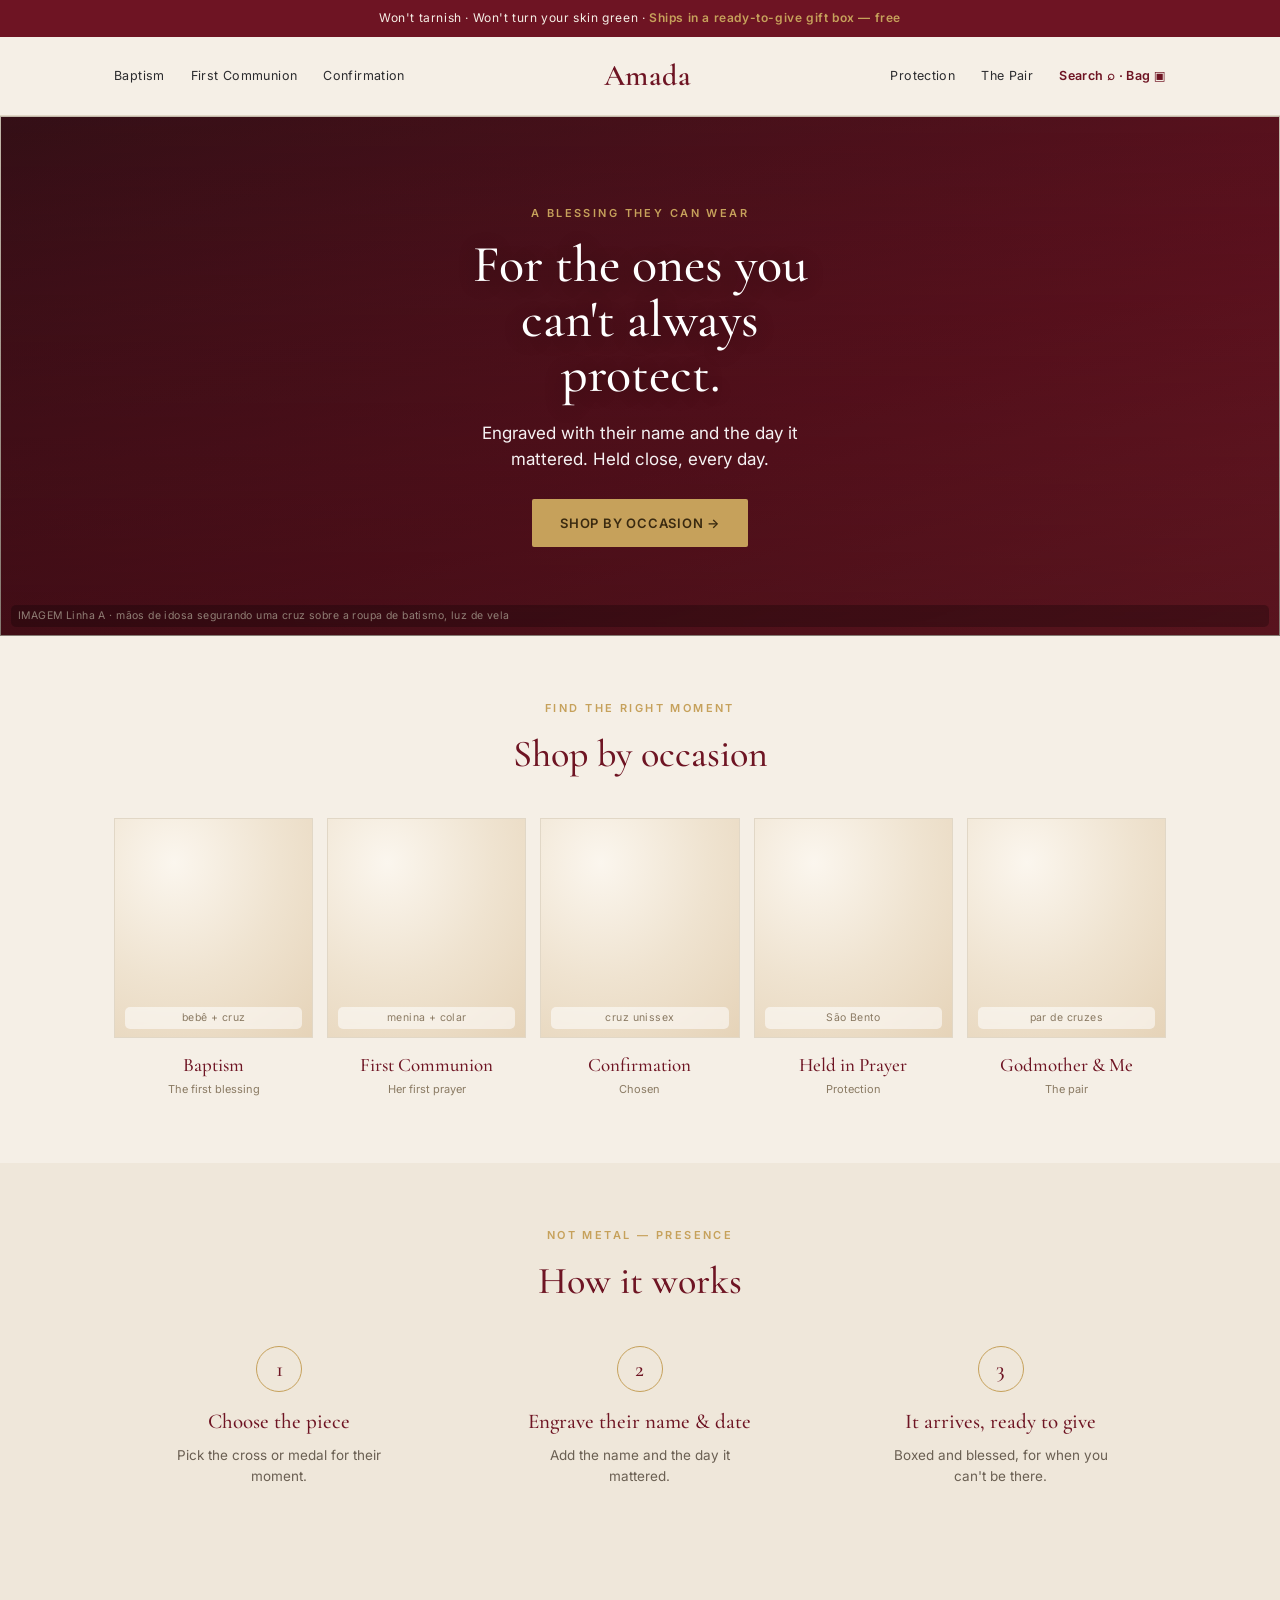
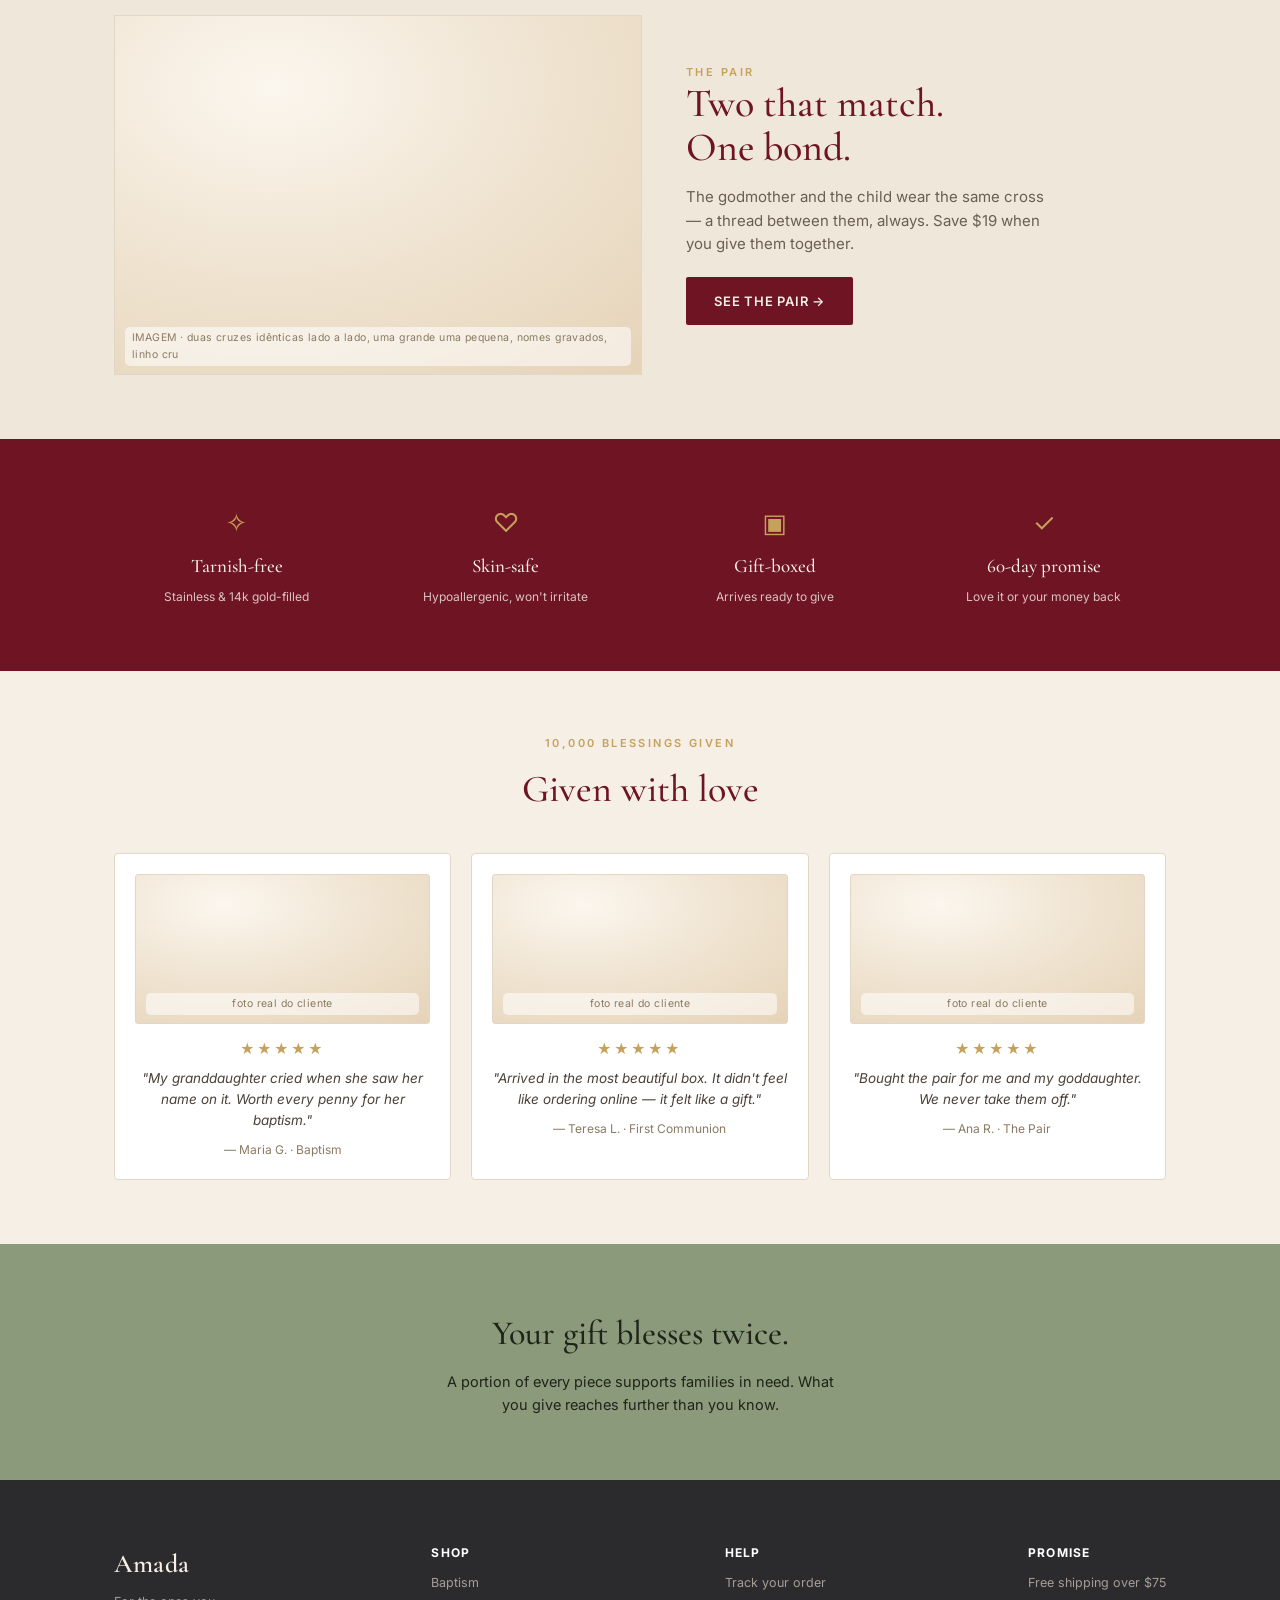
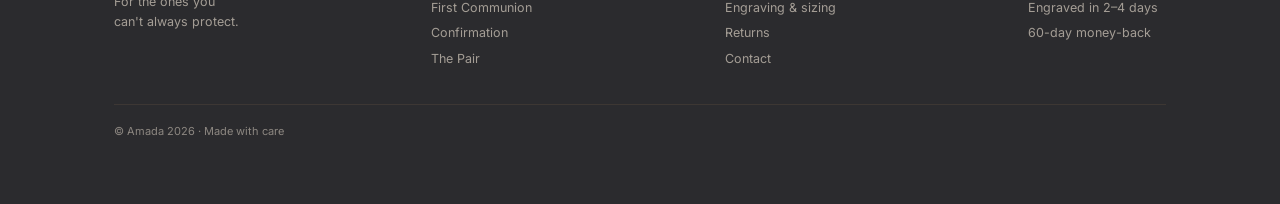
<file: mockup-home.html>
<!DOCTYPE html>
<html lang="en">
<head>
<meta charset="UTF-8">
<meta name="viewport" content="width=device-width, initial-scale=1.0">
<title>Mockup · Home · Amada</title>
<link rel="preconnect" href="https://fonts.googleapis.com">
<link rel="preconnect" href="https://fonts.gstatic.com" crossorigin>
<link href="https://fonts.googleapis.com/css2?family=Cormorant+Garamond:ital,wght@0,400;0,500;0,600;1,400&family=Inter:wght@400;500;600;700&display=swap" rel="stylesheet">
<style>
:root{
  --marfim:#F5EFE6; --bordo:#6E1423; --ouro:#C6A15B; --carvao:#2B2B2E; --salvia:#8A9A7B;
  --marfim2:#EFE7DA; --line:#E1D7C6;
}
*{margin:0;padding:0;box-sizing:border-box}
body{background:var(--marfim);color:var(--carvao);font-family:'Inter',system-ui,sans-serif;line-height:1.55}
h1,h2,h3,.serif{font-family:'Cormorant Garamond','Times New Roman',serif}
img{max-width:100%;display:block}
.wrap{max-width:1100px;margin:0 auto;padding:0 24px}
.serif{font-weight:500}

/* placeholder de imagem: comunica a direcao de arte */
.ph{position:relative;background:
    radial-gradient(120% 120% at 30% 20%, #fbf6ee 0%, #efe3d0 45%, #e3cfb2 100%);
    border:1px solid var(--line);overflow:hidden;display:flex;align-items:flex-end}
.ph::after{content:attr(data-cap);position:absolute;left:10px;bottom:8px;right:10px;
    font-size:10.5px;letter-spacing:.04em;color:#8a7a63;font-family:'Inter';
    background:rgba(255,255,255,.55);padding:3px 7px;border-radius:5px;backdrop-filter:blur(2px)}
.ph.dark{background:linear-gradient(160deg,#3a1119 0%, #6E1423 60%, #90202f 100%)}
.ph.dark::after{color:#f0dcc9;background:rgba(0,0,0,.28)}

.btn{display:inline-block;background:var(--ouro);color:#3a2a10;font-weight:600;
    padding:14px 28px;border-radius:2px;font-size:13px;letter-spacing:.06em;text-transform:uppercase;text-decoration:none}
.btn.dark{background:var(--bordo);color:var(--marfim)}
.ey{font-size:11px;letter-spacing:.22em;text-transform:uppercase;color:var(--ouro);font-weight:600;font-family:'Inter'}
.sec{padding:64px 0}
.center{text-align:center}

/* 1. announcement */
.ann{background:var(--bordo);color:var(--marfim);text-align:center;font-size:12px;
    letter-spacing:.05em;padding:9px 12px}
.ann b{color:var(--ouro);font-weight:600}

/* 2. header */
.hd{background:var(--marfim);border-bottom:1px solid var(--line);position:sticky;top:0;z-index:5}
.hd .wrap{display:flex;align-items:center;justify-content:space-between;padding-top:16px;padding-bottom:16px}
.logo{font-family:'Cormorant Garamond',serif;font-size:30px;font-weight:600;color:var(--bordo);letter-spacing:.02em}
.nav{display:flex;gap:26px;font-size:12.5px;letter-spacing:.03em;color:var(--carvao)}
.nav span{cursor:default}
.icons{display:flex;gap:16px;color:var(--bordo);font-size:16px}

/* 3. hero */
.hero{position:relative}
.hero .ph{height:520px;align-items:center;justify-content:center}
.hero .over{position:absolute;inset:0;display:flex;flex-direction:column;align-items:center;justify-content:center;
    text-align:center;background:linear-gradient(180deg,rgba(20,6,9,.15),rgba(20,6,9,.45));color:#fff;padding:24px}
.hero h1{font-size:52px;line-height:1.05;font-weight:500;max-width:14ch;margin-bottom:18px;text-shadow:0 2px 20px rgba(0,0,0,.3)}
.hero p{font-size:17px;max-width:34ch;margin-bottom:26px;opacity:.95}

/* 4. shop by occasion */
.occ{display:grid;grid-template-columns:repeat(5,1fr);gap:14px;margin-top:34px}
.occ .card .ph{height:220px}
.occ .card .lb{text-align:center;font-family:'Cormorant Garamond',serif;font-size:19px;color:var(--bordo);margin-top:12px}
.occ .card .sm{text-align:center;font-size:11px;color:#8a7a63;margin-top:2px}

/* 5. how it works */
.steps{display:grid;grid-template-columns:repeat(3,1fr);gap:30px;margin-top:36px}
.step{text-align:center}
.step .no{width:46px;height:46px;border-radius:50%;border:1px solid var(--ouro);color:var(--bordo);
    display:flex;align-items:center;justify-content:center;margin:0 auto 14px;font-family:'Cormorant Garamond',serif;font-size:22px}
.step h3{font-size:21px;color:var(--bordo);margin-bottom:6px}
.step p{font-size:13.5px;color:#6a5f52;max-width:26ch;margin:0 auto}

/* 6. the pair */
.pair{background:var(--marfim2)}
.pair .row{display:grid;grid-template-columns:1.1fr 1fr;gap:44px;align-items:center}
.pair .ph{height:360px}
.pair h2{font-size:40px;color:var(--bordo);line-height:1.1;margin-bottom:16px}
.pair p{font-size:15px;color:#6a5f52;margin-bottom:22px;max-width:40ch}

/* 7. trust */
.trust{background:var(--bordo);color:var(--marfim)}
.trust .g{display:grid;grid-template-columns:repeat(4,1fr);gap:24px;text-align:center}
.trust .ic{font-size:26px;color:var(--ouro);margin-bottom:8px}
.trust b{font-family:'Cormorant Garamond',serif;font-size:19px;font-weight:500;display:block;margin-bottom:2px}
.trust span{font-size:12px;opacity:.8}

/* 8. reviews */
.rev{display:grid;grid-template-columns:repeat(3,1fr);gap:20px;margin-top:34px}
.rc{background:#fff;border:1px solid var(--line);border-radius:4px;padding:20px}
.rc .ph{height:150px;border-radius:3px;margin-bottom:14px}
.stars{color:var(--ouro);font-size:14px;letter-spacing:2px;margin-bottom:8px}
.rc p{font-size:13.5px;color:#4a4038;font-style:italic}
.rc .who{font-size:12px;color:#8a7a63;margin-top:10px;font-style:normal}

/* 9. cause */
.cause{background:var(--salvia);color:#1e2418;text-align:center}
.cause h2{font-size:34px;margin-bottom:10px}
.cause p{max-width:46ch;margin:0 auto;font-size:14.5px}

/* footer */
.ft{background:var(--carvao);color:#cdc4b8;font-size:12.5px}
.ft .g{display:flex;flex-wrap:wrap;gap:30px;justify-content:space-between}
.ft .logo{color:var(--marfim);font-size:26px}
.ft .col b{color:#fff;display:block;margin-bottom:10px;font-size:12px;letter-spacing:.1em;text-transform:uppercase;font-family:'Inter'}
.ft .col span{display:block;margin-bottom:6px;opacity:.75}

.tag{position:absolute;top:10px;right:10px;background:var(--bordo);color:var(--marfim);
    font-size:10px;letter-spacing:.12em;text-transform:uppercase;padding:4px 10px;border-radius:3px;z-index:9;font-family:'Inter'}

@media(max-width:780px){
  .wrap{padding:0 18px}
  .hd .wrap{padding:13px 18px}
  .nav,.icons{display:none}
  .logo{font-size:25px}
  .sec{padding:42px 0}
  .ann{font-size:10.5px;padding:8px 10px}
  .hero .ph{height:420px}
  .hero h1{font-size:32px;margin-bottom:13px}
  .hero p{font-size:14.5px;margin-bottom:22px}
  .hero .btn{padding:13px 24px;font-size:12px}
  h2{font-size:30px !important}
  .occ{grid-template-columns:1fr 1fr;gap:11px;margin-top:24px}
  .occ .card .ph{height:140px}
  .occ .card .lb{font-size:16px;margin-top:9px}
  .steps{grid-template-columns:1fr;gap:20px;margin-top:26px}
  .step .no{width:42px;height:42px;font-size:20px}
  .pair .row{grid-template-columns:1fr;gap:22px}
  .pair .ph{height:260px}
  .pair h2{font-size:30px !important}
  .trust .g{grid-template-columns:1fr 1fr;gap:22px 16px}
  .rev{grid-template-columns:1fr;gap:14px;margin-top:24px}
  .rc .ph{height:190px}
  .cause h2{font-size:28px !important}
  .ft .g{gap:24px}
  .ft .col{min-width:42%}
}
</style>
</head>
<body>

<!-- 1 · barra de aviso: mata a objecao no topo -->
<div class="ann">Won't tarnish · Won't turn your skin green · <b>Ships in a ready-to-give gift box — free</b></div>

<!-- 2 · header -->
<header class="hd"><div class="wrap">
  <nav class="nav"><span>Baptism</span><span>First Communion</span><span>Confirmation</span></nav>
  <div class="logo">Amada</div>
  <nav class="nav"><span>Protection</span><span>The Pair</span><span style="color:var(--bordo);font-weight:600">Search ⌕ · Bag ▣</span></nav>
</div></header>

<!-- 3 · hero emocional -->
<section class="hero">
  <div class="ph dark" data-cap="IMAGEM Linha A · mãos de idosa segurando uma cruz sobre a roupa de batismo, luz de vela"></div>
  <div class="over">
    <div class="ey" style="color:var(--ouro);margin-bottom:16px">A blessing they can wear</div>
    <h1 class="serif">For the ones you can't always protect.</h1>
    <p>Engraved with their name and the day it mattered. Held close, every day.</p>
    <a href="#" class="btn">Shop by occasion →</a>
  </div>
</section>

<!-- 4 · shop by occasion -->
<section class="sec"><div class="wrap center">
  <div class="ey">Find the right moment</div>
  <h2 class="serif" style="font-size:38px;color:var(--bordo);margin-top:8px">Shop by occasion</h2>
  <div class="occ">
    <div class="card"><div class="ph" data-cap="bebê + cruz"></div><div class="lb serif">Baptism</div><div class="sm">The first blessing</div></div>
    <div class="card"><div class="ph" data-cap="menina + colar"></div><div class="lb serif">First Communion</div><div class="sm">Her first prayer</div></div>
    <div class="card"><div class="ph" data-cap="cruz unissex"></div><div class="lb serif">Confirmation</div><div class="sm">Chosen</div></div>
    <div class="card"><div class="ph" data-cap="São Bento"></div><div class="lb serif">Held in Prayer</div><div class="sm">Protection</div></div>
    <div class="card"><div class="ph" data-cap="par de cruzes"></div><div class="lb serif">Godmother &amp; Me</div><div class="sm">The pair</div></div>
  </div>
</div></section>

<!-- 5 · como funciona -->
<section class="sec" style="background:var(--marfim2)"><div class="wrap center">
  <div class="ey">Not metal — presence</div>
  <h2 class="serif" style="font-size:38px;color:var(--bordo);margin-top:8px">How it works</h2>
  <div class="steps">
    <div class="step"><div class="no serif">1</div><h3 class="serif">Choose the piece</h3><p>Pick the cross or medal for their moment.</p></div>
    <div class="step"><div class="no serif">2</div><h3 class="serif">Engrave their name &amp; date</h3><p>Add the name and the day it mattered.</p></div>
    <div class="step"><div class="no serif">3</div><h3 class="serif">It arrives, ready to give</h3><p>Boxed and blessed, for when you can't be there.</p></div>
  </div>
</div></section>

<!-- 6 · o par (motor de AOV) -->
<section class="sec pair"><div class="wrap"><div class="row">
  <div class="ph" data-cap="IMAGEM · duas cruzes idênticas lado a lado, uma grande uma pequena, nomes gravados, linho cru"></div>
  <div>
    <div class="ey">The pair</div>
    <h2 class="serif">Two that match.<br>One bond.</h2>
    <p>The godmother and the child wear the same cross — a thread between them, always. Save $19 when you give them together.</p>
    <a href="#" class="btn dark">See the pair →</a>
  </div>
</div></div></section>

<!-- 7 · faixa de confianca -->
<section class="sec trust"><div class="wrap">
  <div class="g">
    <div><div class="ic">✧</div><b>Tarnish-free</b><span>Stainless &amp; 14k gold-filled</span></div>
    <div><div class="ic">♡</div><b>Skin-safe</b><span>Hypoallergenic, won't irritate</span></div>
    <div><div class="ic">▣</div><b>Gift-boxed</b><span>Arrives ready to give</span></div>
    <div><div class="ic">✓</div><b>60-day promise</b><span>Love it or your money back</span></div>
  </div>
</div></section>

<!-- 8 · provas com foto -->
<section class="sec"><div class="wrap center">
  <div class="ey">10,000 blessings given</div>
  <h2 class="serif" style="font-size:38px;color:var(--bordo);margin-top:8px">Given with love</h2>
  <div class="rev">
    <div class="rc"><div class="ph" data-cap="foto real do cliente"></div><div class="stars">★★★★★</div><p>"My granddaughter cried when she saw her name on it. Worth every penny for her baptism."</p><div class="who">— Maria G. · Baptism</div></div>
    <div class="rc"><div class="ph" data-cap="foto real do cliente"></div><div class="stars">★★★★★</div><p>"Arrived in the most beautiful box. It didn't feel like ordering online — it felt like a gift."</p><div class="who">— Teresa L. · First Communion</div></div>
    <div class="rc"><div class="ph" data-cap="foto real do cliente"></div><div class="stars">★★★★★</div><p>"Bought the pair for me and my goddaughter. We never take them off."</p><div class="who">— Ana R. · The Pair</div></div>
  </div>
</div></section>

<!-- 9 · causa (opcional) -->
<section class="sec cause"><div class="wrap">
  <h2 class="serif">Your gift blesses twice.</h2>
  <p>A portion of every piece supports families in need. What you give reaches further than you know.</p>
</div></section>

<!-- footer -->
<footer class="ft"><div class="sec"><div class="wrap">
  <div class="g">
    <div class="col"><div class="logo serif">Amada</div><span style="margin-top:8px">For the ones you<br>can't always protect.</span></div>
    <div class="col"><b>Shop</b><span>Baptism</span><span>First Communion</span><span>Confirmation</span><span>The Pair</span></div>
    <div class="col"><b>Help</b><span>Track your order</span><span>Engraving &amp; sizing</span><span>Returns</span><span>Contact</span></div>
    <div class="col"><b>Promise</b><span>Free shipping over $75</span><span>Engraved in 2–4 days</span><span>60-day money-back</span></div>
  </div>
  <div style="border-top:1px solid #4a4038;margin-top:30px;padding-top:18px;opacity:.6;font-size:11px">© Amada 2026 · Made with care</div>
</div></div></footer>

</body>
</html>
</file>
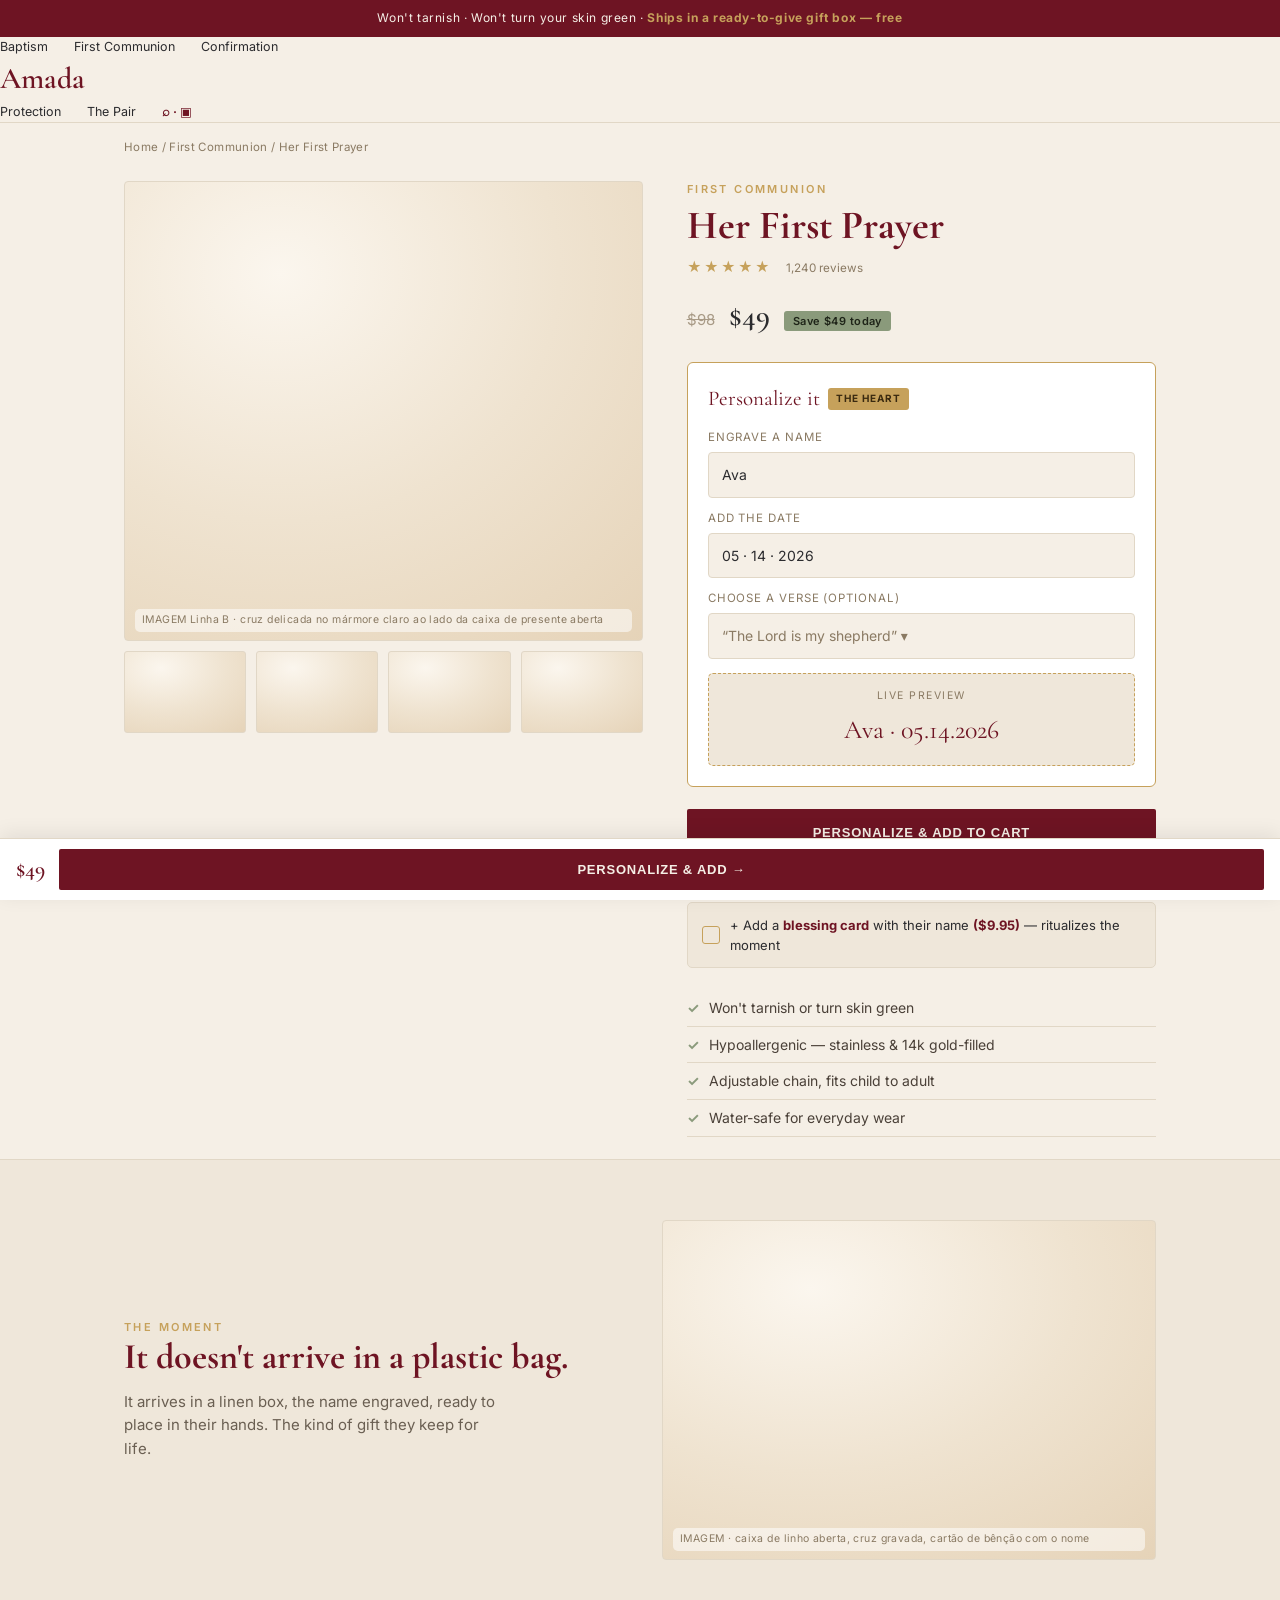
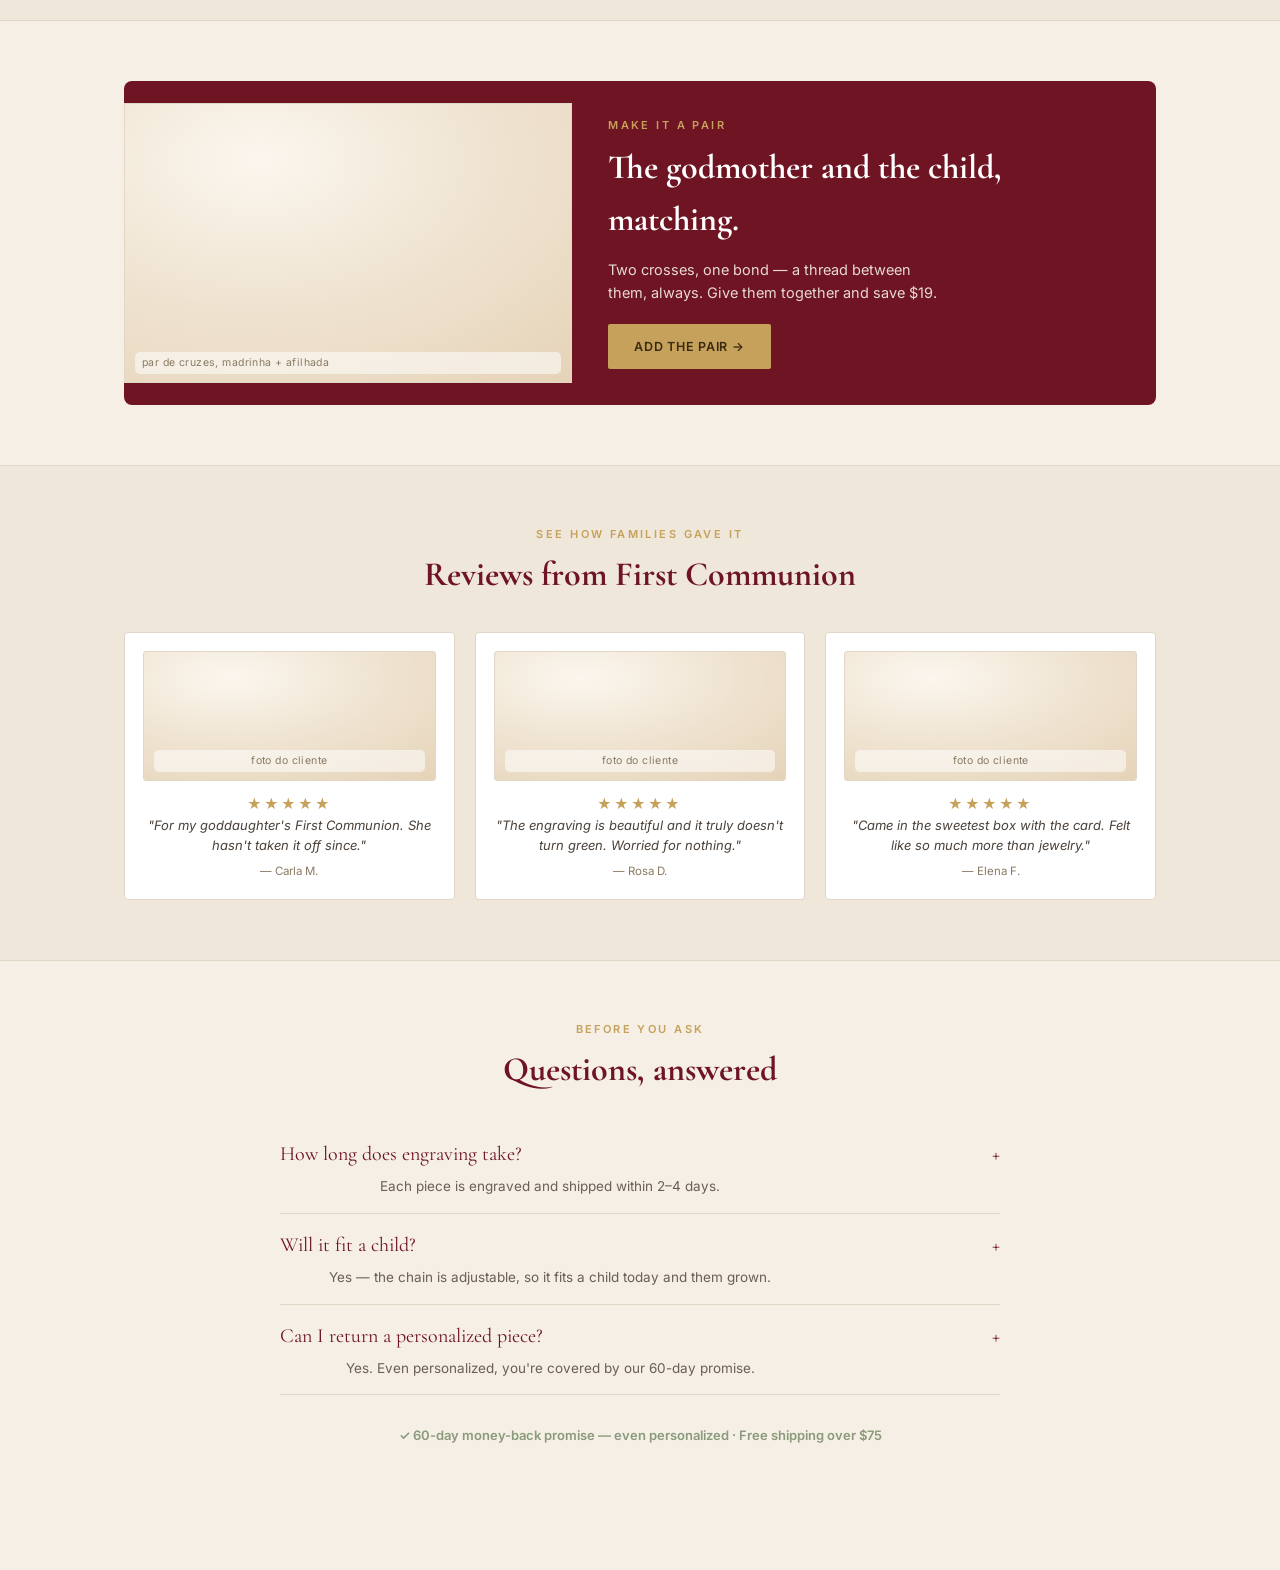
<file: mockup-pdp.html>
<!DOCTYPE html>
<html lang="en">
<head>
<meta charset="UTF-8">
<meta name="viewport" content="width=device-width, initial-scale=1.0">
<title>Mockup · Página de Produto · Amada</title>
<link rel="preconnect" href="https://fonts.googleapis.com">
<link rel="preconnect" href="https://fonts.gstatic.com" crossorigin>
<link href="https://fonts.googleapis.com/css2?family=Cormorant+Garamond:ital,wght@0,400;0,500;0,600;1,400&family=Inter:wght@400;500;600;700&display=swap" rel="stylesheet">
<style>
:root{
  --marfim:#F5EFE6; --bordo:#6E1423; --ouro:#C6A15B; --carvao:#2B2B2E; --salvia:#8A9A7B;
  --marfim2:#EFE7DA; --line:#E1D7C6;
}
*{margin:0;padding:0;box-sizing:border-box}
body{background:var(--marfim);color:var(--carvao);font-family:'Inter',system-ui,sans-serif;line-height:1.55;padding-bottom:64px}
h1,h2,h3,.serif{font-family:'Cormorant Garamond','Times New Roman',serif}
img{max-width:100%;display:block}
.wrap{max-width:1080px;margin:0 auto;padding:0 24px}

.ph{position:relative;background:radial-gradient(120% 120% at 30% 20%, #fbf6ee 0%, #efe3d0 45%, #e3cfb2 100%);
    border:1px solid var(--line);overflow:hidden}
.ph::after{content:attr(data-cap);position:absolute;left:10px;bottom:8px;right:10px;
    font-size:10.5px;letter-spacing:.04em;color:#8a7a63;background:rgba(255,255,255,.55);padding:3px 7px;border-radius:5px}

.ann{background:var(--bordo);color:var(--marfim);text-align:center;font-size:12px;letter-spacing:.05em;padding:9px 12px}
.ann b{color:var(--ouro)}
.hd{background:var(--marfim);border-bottom:1px solid var(--line)}
.hd .wrap{display:flex;align-items:center;justify-content:space-between;padding:16px 24px}
.logo{font-family:'Cormorant Garamond',serif;font-size:30px;font-weight:600;color:var(--bordo)}
.nav{display:flex;gap:26px;font-size:12.5px;color:var(--carvao)}
.btn{display:block;width:100%;background:var(--bordo);color:var(--marfim);font-weight:600;
    padding:16px;border:none;border-radius:2px;font-size:13px;letter-spacing:.06em;text-transform:uppercase;cursor:pointer;text-align:center}
.btn.gold{background:var(--ouro);color:#3a2a10}
.ey{font-size:11px;letter-spacing:.22em;text-transform:uppercase;color:var(--ouro);font-weight:600}
.crumb{font-size:11.5px;color:#8a7a63;padding:16px 0;letter-spacing:.03em}

/* layout principal 2 colunas */
.main{display:grid;grid-template-columns:1.05fr .95fr;gap:44px;padding-top:8px}

/* galeria */
.gal .ph{height:460px;border-radius:4px}
.thumbs{display:grid;grid-template-columns:repeat(4,1fr);gap:10px;margin-top:10px}
.thumbs .ph{height:82px;border-radius:3px}
.thumbs .ph::after{display:none}

/* info */
.title{font-size:40px;color:var(--bordo);line-height:1.05;margin:6px 0 10px}
.stars{color:var(--ouro);font-size:14px;letter-spacing:2px}
.stars small{color:#8a7a63;font-family:'Inter';letter-spacing:0;margin-left:8px}
.price{margin:16px 0;font-size:15px}
.price s{color:#a89a86;margin-right:10px}
.price b{font-size:30px;color:var(--carvao);font-family:'Cormorant Garamond',serif;font-weight:600}
.price .save{background:var(--salvia);color:#1e2418;font-size:11px;font-weight:600;padding:3px 9px;border-radius:3px;margin-left:10px;letter-spacing:.04em}

/* personalizador: o coracao */
.perso{border:1.5px solid var(--ouro);background:#fff;border-radius:6px;padding:20px;margin:22px 0}
.perso .h{display:flex;align-items:center;gap:8px;font-family:'Cormorant Garamond',serif;font-size:21px;color:var(--bordo);margin-bottom:14px}
.perso .h .b{background:var(--ouro);color:#3a2a10;font-family:'Inter';font-size:10px;font-weight:700;letter-spacing:.1em;padding:3px 8px;border-radius:3px;text-transform:uppercase}
.fld{margin-bottom:12px}
.fld label{display:block;font-size:11.5px;letter-spacing:.08em;text-transform:uppercase;color:#8a7a63;margin-bottom:5px}
.inp{border:1px solid var(--line);border-radius:4px;padding:11px 13px;font-size:14px;color:var(--carvao);background:var(--marfim)}
.preview{margin-top:14px;background:var(--marfim2);border:1px dashed var(--ouro);border-radius:5px;padding:14px;text-align:center}
.preview .lb{font-size:10.5px;letter-spacing:.14em;text-transform:uppercase;color:#8a7a63;margin-bottom:6px}
.preview .val{font-family:'Cormorant Garamond',serif;font-size:26px;color:var(--bordo)}

.micro{text-align:center;font-size:13px;color:var(--salvia);font-weight:600;margin-top:12px}
.bump{display:flex;align-items:center;gap:10px;background:var(--marfim2);border:1px solid var(--line);
    border-radius:5px;padding:12px 14px;margin-top:14px;font-size:13px}
.bump .bx{width:18px;height:18px;border:1.5px solid var(--ouro);border-radius:3px;flex:none}
.bump b{color:var(--bordo)}

/* bullets objecao */
.bul{list-style:none;margin:22px 0;padding:0}
.bul li{display:flex;gap:10px;font-size:14px;color:#4a4038;padding:7px 0;border-bottom:1px solid var(--line)}
.bul li .ck{color:var(--salvia);font-weight:700}

/* faixas full width abaixo */
.band{padding:60px 0;border-top:1px solid var(--line)}
.band.tint{background:var(--marfim2)}
.arrives{display:grid;grid-template-columns:1fr 1fr;gap:44px;align-items:center}
.arrives .ph{height:340px;border-radius:4px}
.arrives h2{font-size:36px;color:var(--bordo);margin-bottom:14px;line-height:1.1}
.arrives p{font-size:15px;color:#6a5f52;max-width:42ch}

.pairbox{display:grid;grid-template-columns:.9fr 1.1fr;gap:36px;align-items:center;
    background:var(--bordo);color:var(--marfim);border-radius:8px;overflow:hidden}
.pairbox .ph{height:280px}
.pairbox .tx{padding:36px 36px 36px 0}
.pairbox .ey{color:var(--ouro)}
.pairbox h2{font-size:34px;margin:8px 0 12px;color:#fff}
.pairbox p{font-size:14.5px;opacity:.9;margin-bottom:20px;max-width:38ch}

.rev{display:grid;grid-template-columns:repeat(3,1fr);gap:20px;margin-top:30px}
.rc{background:#fff;border:1px solid var(--line);border-radius:4px;padding:18px}
.rc .ph{height:130px;border-radius:3px;margin-bottom:12px}
.rc p{font-size:13px;color:#4a4038;font-style:italic}
.rc .who{font-size:11.5px;color:#8a7a63;margin-top:8px}

.faq{max-width:720px;margin:26px auto 0}
.qa{border-bottom:1px solid var(--line);padding:16px 0}
.qa .q{display:flex;justify-content:space-between;font-family:'Cormorant Garamond',serif;font-size:20px;color:var(--bordo)}
.qa .a{font-size:13.5px;color:#6a5f52;margin-top:6px;max-width:60ch}

.guar{text-align:center;margin-top:30px;font-size:13px;color:var(--salvia);font-weight:600}

/* sticky mobile */
.sticky{position:fixed;left:0;right:0;bottom:0;background:#fff;border-top:1px solid var(--line);
    box-shadow:0 -4px 20px rgba(0,0,0,.08);padding:10px 16px;display:flex;align-items:center;gap:14px;z-index:20}
.sticky .p{font-family:'Cormorant Garamond',serif;font-size:22px;color:var(--bordo);font-weight:600;white-space:nowrap}
.sticky .btn{flex:1;padding:13px}

.center{text-align:center}
.tag{position:fixed;top:8px;right:8px;background:var(--bordo);color:var(--marfim);font-size:10px;
    letter-spacing:.12em;text-transform:uppercase;padding:4px 10px;border-radius:3px;z-index:30}

@media(max-width:820px){
  .wrap{padding:0 18px}
  .hd .wrap{padding:13px 18px}
  .nav{display:none}
  .logo{font-size:25px}
  .ann{font-size:10.5px;padding:8px 10px}
  .main{grid-template-columns:1fr;gap:24px;padding-top:4px}
  .gal .ph{height:330px}
  .thumbs{grid-template-columns:repeat(4,1fr);gap:8px}
  .thumbs .ph{height:64px}
  .title{font-size:29px}
  .price b{font-size:27px}
  .perso{padding:16px}
  .perso .h{font-size:19px}
  .band{padding:38px 0}
  h2{font-size:28px !important}
  .arrives{grid-template-columns:1fr;gap:20px}
  .arrives .ph{height:240px}
  .pairbox{grid-template-columns:1fr}
  .pairbox .ph{height:210px}
  .pairbox .tx{padding:22px 22px 26px}
  .rev{grid-template-columns:1fr;gap:13px}
  .rc .ph{height:170px}
  .faq{margin-top:20px}
  .faq .q{font-size:18px}
  .sticky{padding:9px 14px}
  .sticky .p{font-size:20px}
}
</style>
</head>
<body>

<div class="ann">Won't tarnish · Won't turn your skin green · <b>Ships in a ready-to-give gift box — free</b></div>
<header class="hd">
  <nav class="nav"><span>Baptism</span><span>First Communion</span><span>Confirmation</span></nav>
  <div class="logo">Amada</div>
  <nav class="nav"><span>Protection</span><span>The Pair</span><span style="color:var(--bordo);font-weight:600">⌕ · ▣</span></nav>
</header>

<div class="wrap">
  <div class="crumb">Home / First Communion / Her First Prayer</div>

  <!-- BLOCO PRINCIPAL -->
  <div class="main">
    <!-- 1 · galeria -->
    <div class="gal">
      <div class="ph" data-cap="IMAGEM Linha B · cruz delicada no mármore claro ao lado da caixa de presente aberta"></div>
      <div class="thumbs">
        <div class="ph"></div><div class="ph"></div><div class="ph"></div><div class="ph"></div>
      </div>
    </div>

    <!-- coluna info -->
    <div>
      <!-- 2 · titulo + preco ancorado -->
      <div class="ey">First Communion</div>
      <h1 class="title serif">Her First Prayer</h1>
      <div class="stars">★★★★★ <small>1,240 reviews</small></div>
      <div class="price"><s>$98</s> <b>$49</b> <span class="save">Save $49 today</span></div>

      <!-- 3 · PERSONALIZADOR (o coracao, acima da dobra) -->
      <div class="perso">
        <div class="h serif">Personalize it <span class="b">the heart</span></div>
        <div class="fld"><label>Engrave a name</label><div class="inp">Ava</div></div>
        <div class="fld"><label>Add the date</label><div class="inp">05 · 14 · 2026</div></div>
        <div class="fld"><label>Choose a verse (optional)</label><div class="inp" style="color:#8a7a63">“The Lord is my shepherd” ▾</div></div>
        <div class="preview"><div class="lb">Live preview</div><div class="val serif">Ava · 05.14.2026</div></div>
      </div>

      <!-- 4 · CTA + micro-copy + bump -->
      <button class="btn">Personalize &amp; add to cart</button>
      <div class="micro">Arrives ready to give.</div>
      <div class="bump"><div class="bx"></div><div>+ Add a <b>blessing card</b> with their name <b>($9.95)</b> — ritualizes the moment</div></div>

      <!-- 5 · matadores de objecao -->
      <ul class="bul">
        <li><span class="ck">✓</span> Won't tarnish or turn skin green</li>
        <li><span class="ck">✓</span> Hypoallergenic — stainless &amp; 14k gold-filled</li>
        <li><span class="ck">✓</span> Adjustable chain, fits child to adult</li>
        <li><span class="ck">✓</span> Water-safe for everyday wear</li>
      </ul>
    </div>
  </div>
</div>

<!-- 6 · como chega -->
<section class="band tint"><div class="wrap"><div class="arrives">
  <div>
    <div class="ey">The moment</div>
    <h2 class="serif">It doesn't arrive in a plastic bag.</h2>
    <p>It arrives in a linen box, the name engraved, ready to place in their hands. The kind of gift they keep for life.</p>
  </div>
  <div class="ph" data-cap="IMAGEM · caixa de linho aberta, cruz gravada, cartão de bênção com o nome"></div>
</div></div></section>

<!-- 7 · upsell do par -->
<section class="band"><div class="wrap"><div class="pairbox">
  <div class="ph" data-cap="par de cruzes, madrinha + afilhada"></div>
  <div class="tx">
    <div class="ey">Make it a pair</div>
    <h2 class="serif">The godmother and the child, matching.</h2>
    <p>Two crosses, one bond — a thread between them, always. Give them together and save $19.</p>
    <a href="#" style="display:inline-block;background:var(--ouro);color:#3a2a10;font-weight:600;padding:13px 26px;border-radius:2px;font-size:12.5px;letter-spacing:.06em;text-transform:uppercase;text-decoration:none">Add the pair →</a>
  </div>
</div></div></section>

<!-- 8 · provas por ocasiao -->
<section class="band tint"><div class="wrap center">
  <div class="ey">See how families gave it</div>
  <h2 class="serif" style="font-size:34px;color:var(--bordo);margin-top:6px">Reviews from First Communion</h2>
  <div class="rev">
    <div class="rc"><div class="ph" data-cap="foto do cliente"></div><div class="stars">★★★★★</div><p>"For my goddaughter's First Communion. She hasn't taken it off since."</p><div class="who">— Carla M.</div></div>
    <div class="rc"><div class="ph" data-cap="foto do cliente"></div><div class="stars">★★★★★</div><p>"The engraving is beautiful and it truly doesn't turn green. Worried for nothing."</p><div class="who">— Rosa D.</div></div>
    <div class="rc"><div class="ph" data-cap="foto do cliente"></div><div class="stars">★★★★★</div><p>"Came in the sweetest box with the card. Felt like so much more than jewelry."</p><div class="who">— Elena F.</div></div>
  </div>
</div></section>

<!-- 9 · garantia + FAQ -->
<section class="band"><div class="wrap center">
  <div class="ey">Before you ask</div>
  <h2 class="serif" style="font-size:34px;color:var(--bordo);margin-top:6px">Questions, answered</h2>
  <div class="faq">
    <div class="qa"><div class="q">How long does engraving take? <span>+</span></div><div class="a">Each piece is engraved and shipped within 2–4 days.</div></div>
    <div class="qa"><div class="q">Will it fit a child? <span>+</span></div><div class="a">Yes — the chain is adjustable, so it fits a child today and them grown.</div></div>
    <div class="qa"><div class="q">Can I return a personalized piece? <span>+</span></div><div class="a">Yes. Even personalized, you're covered by our 60-day promise.</div></div>
  </div>
  <div class="guar">✓ 60-day money-back promise — even personalized · Free shipping over $75</div>
</div></section>

<!-- 10 · sticky mobile -->
<div class="sticky">
  <div class="p">$49</div>
  <button class="btn">Personalize &amp; add →</button>
</div>

</body>
</html>
</file>
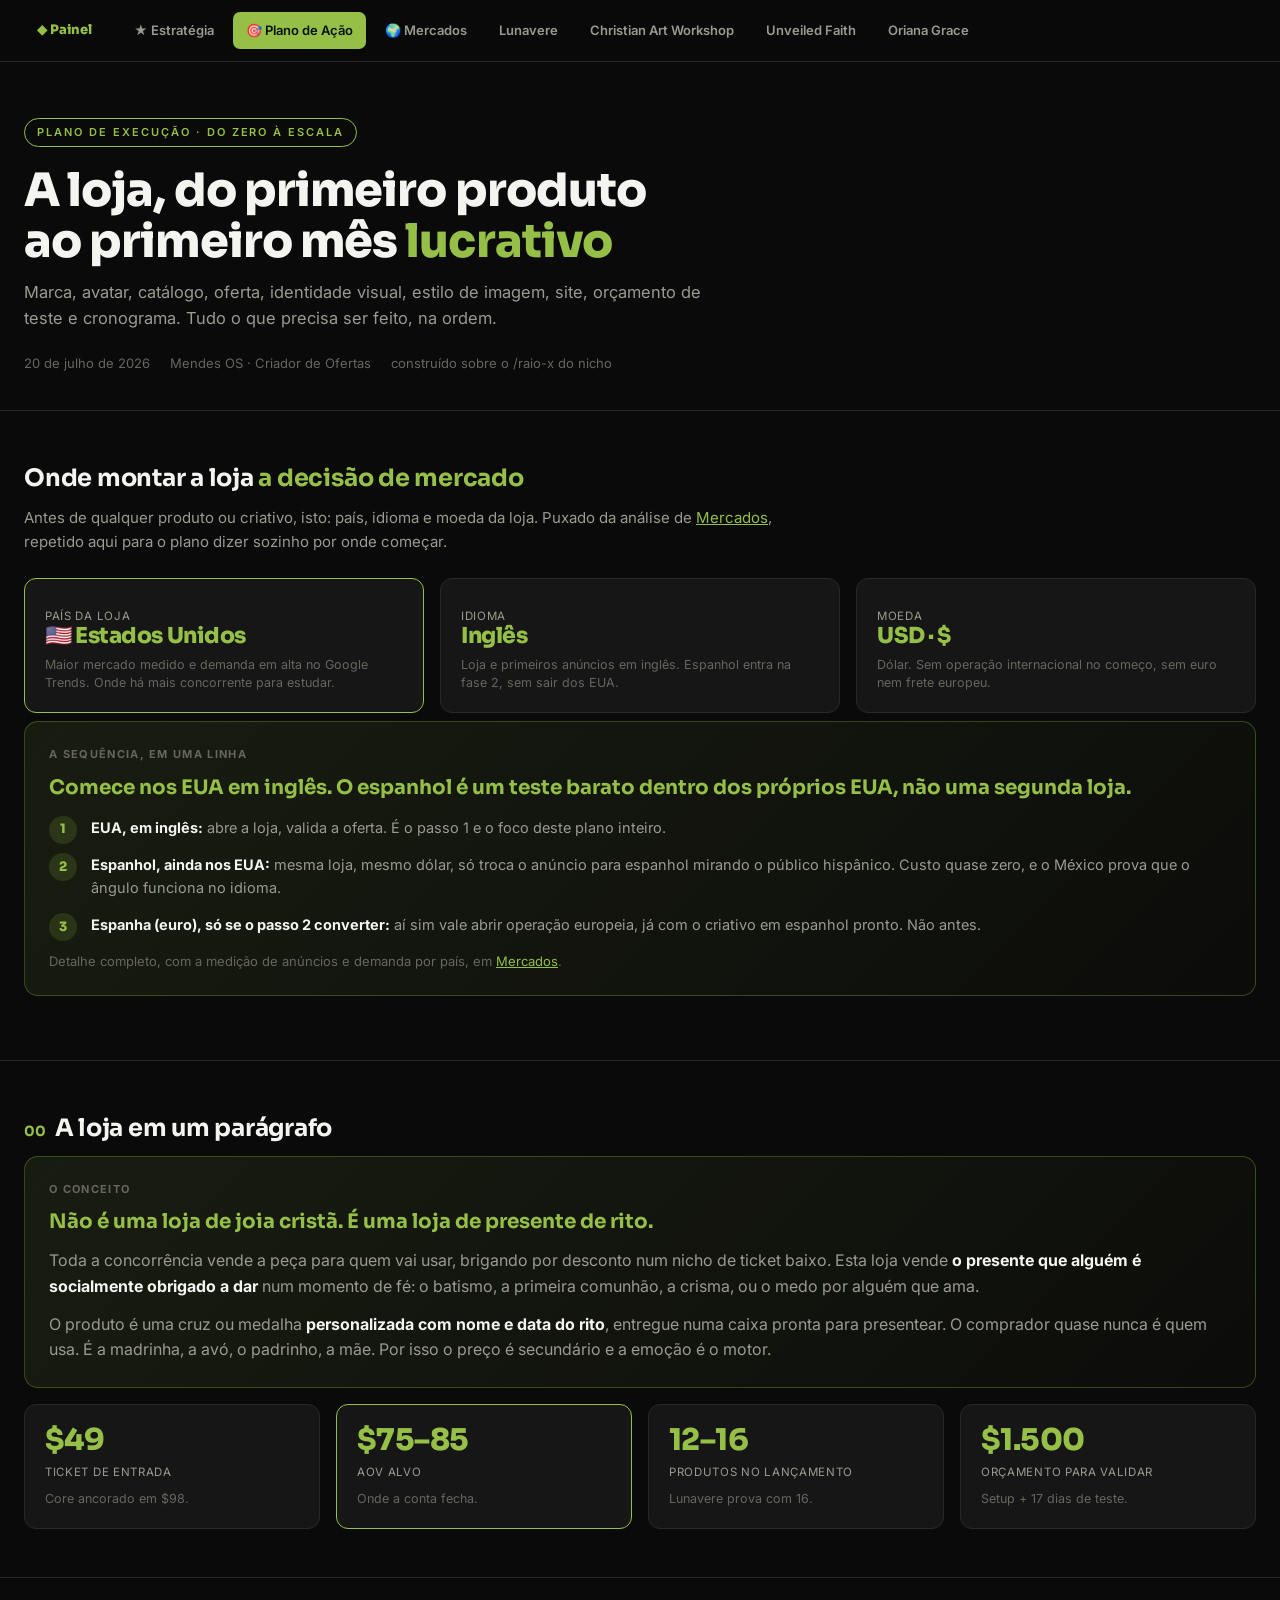
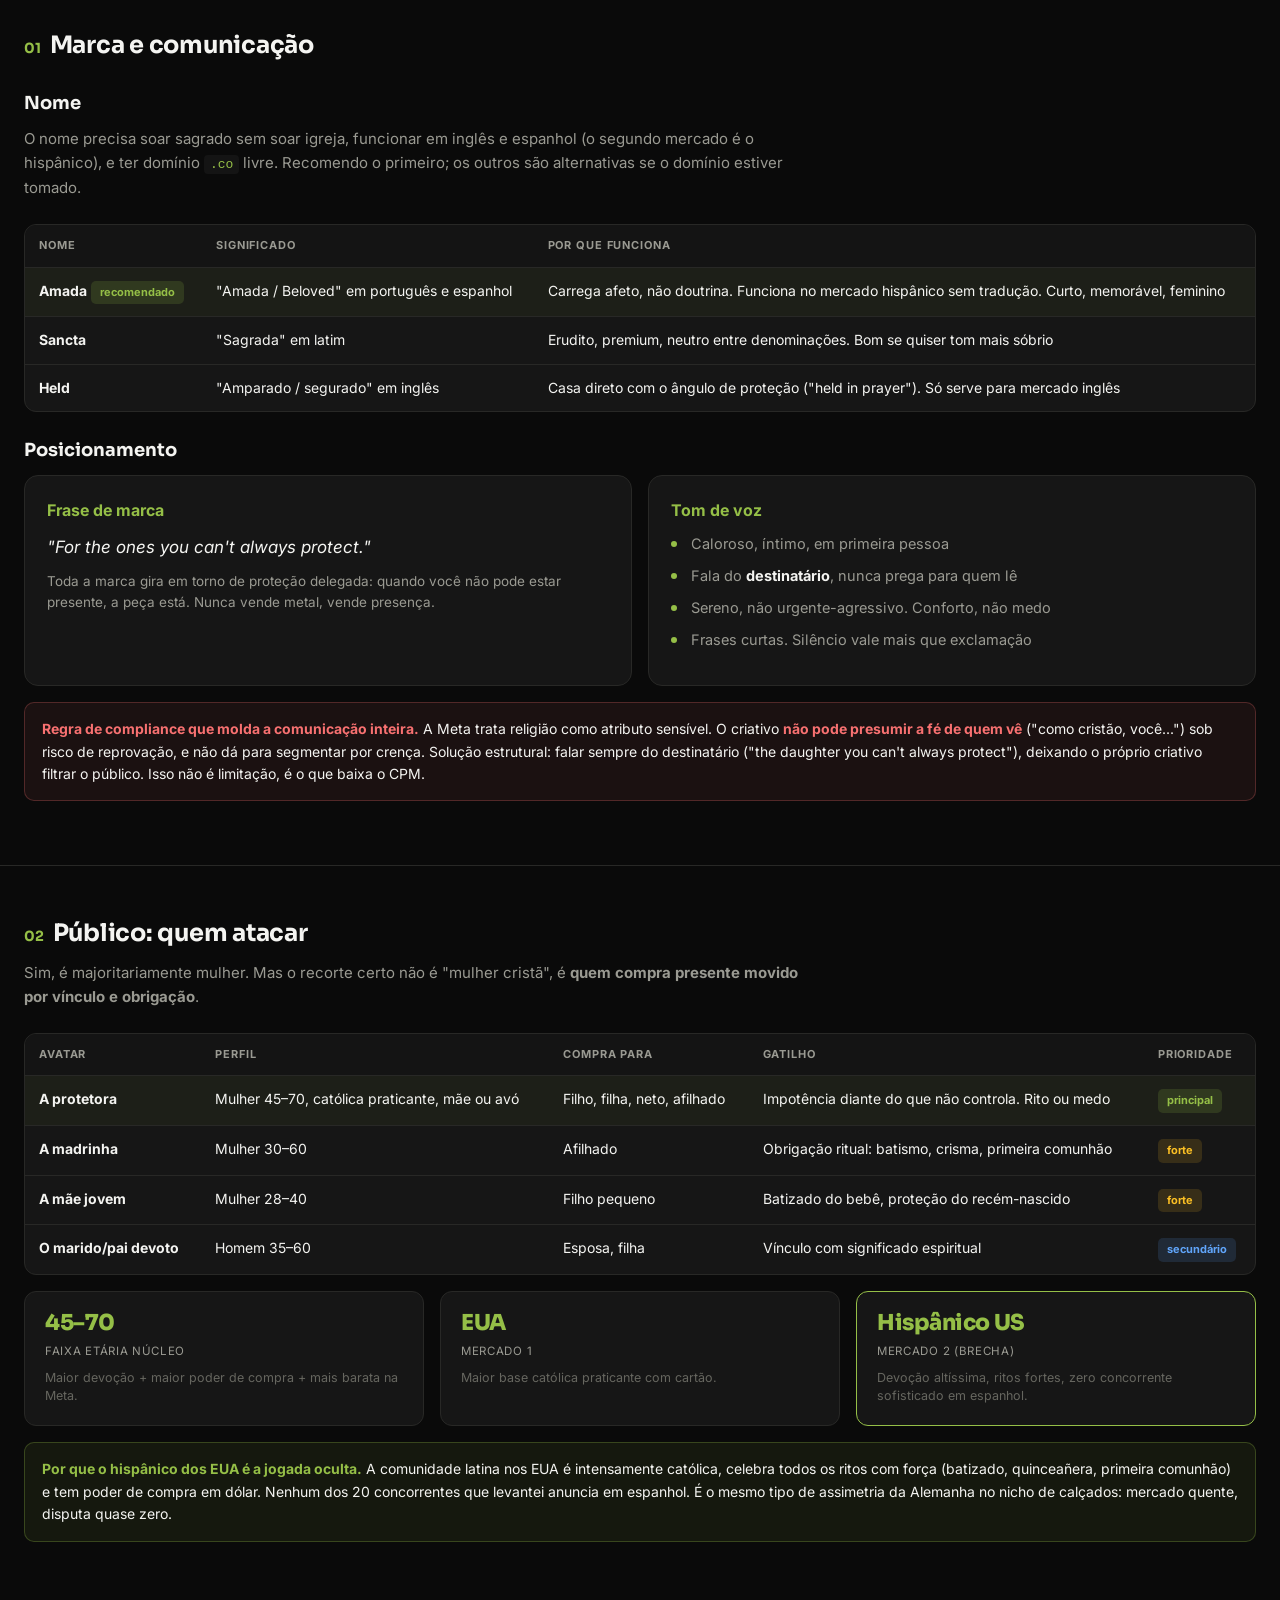
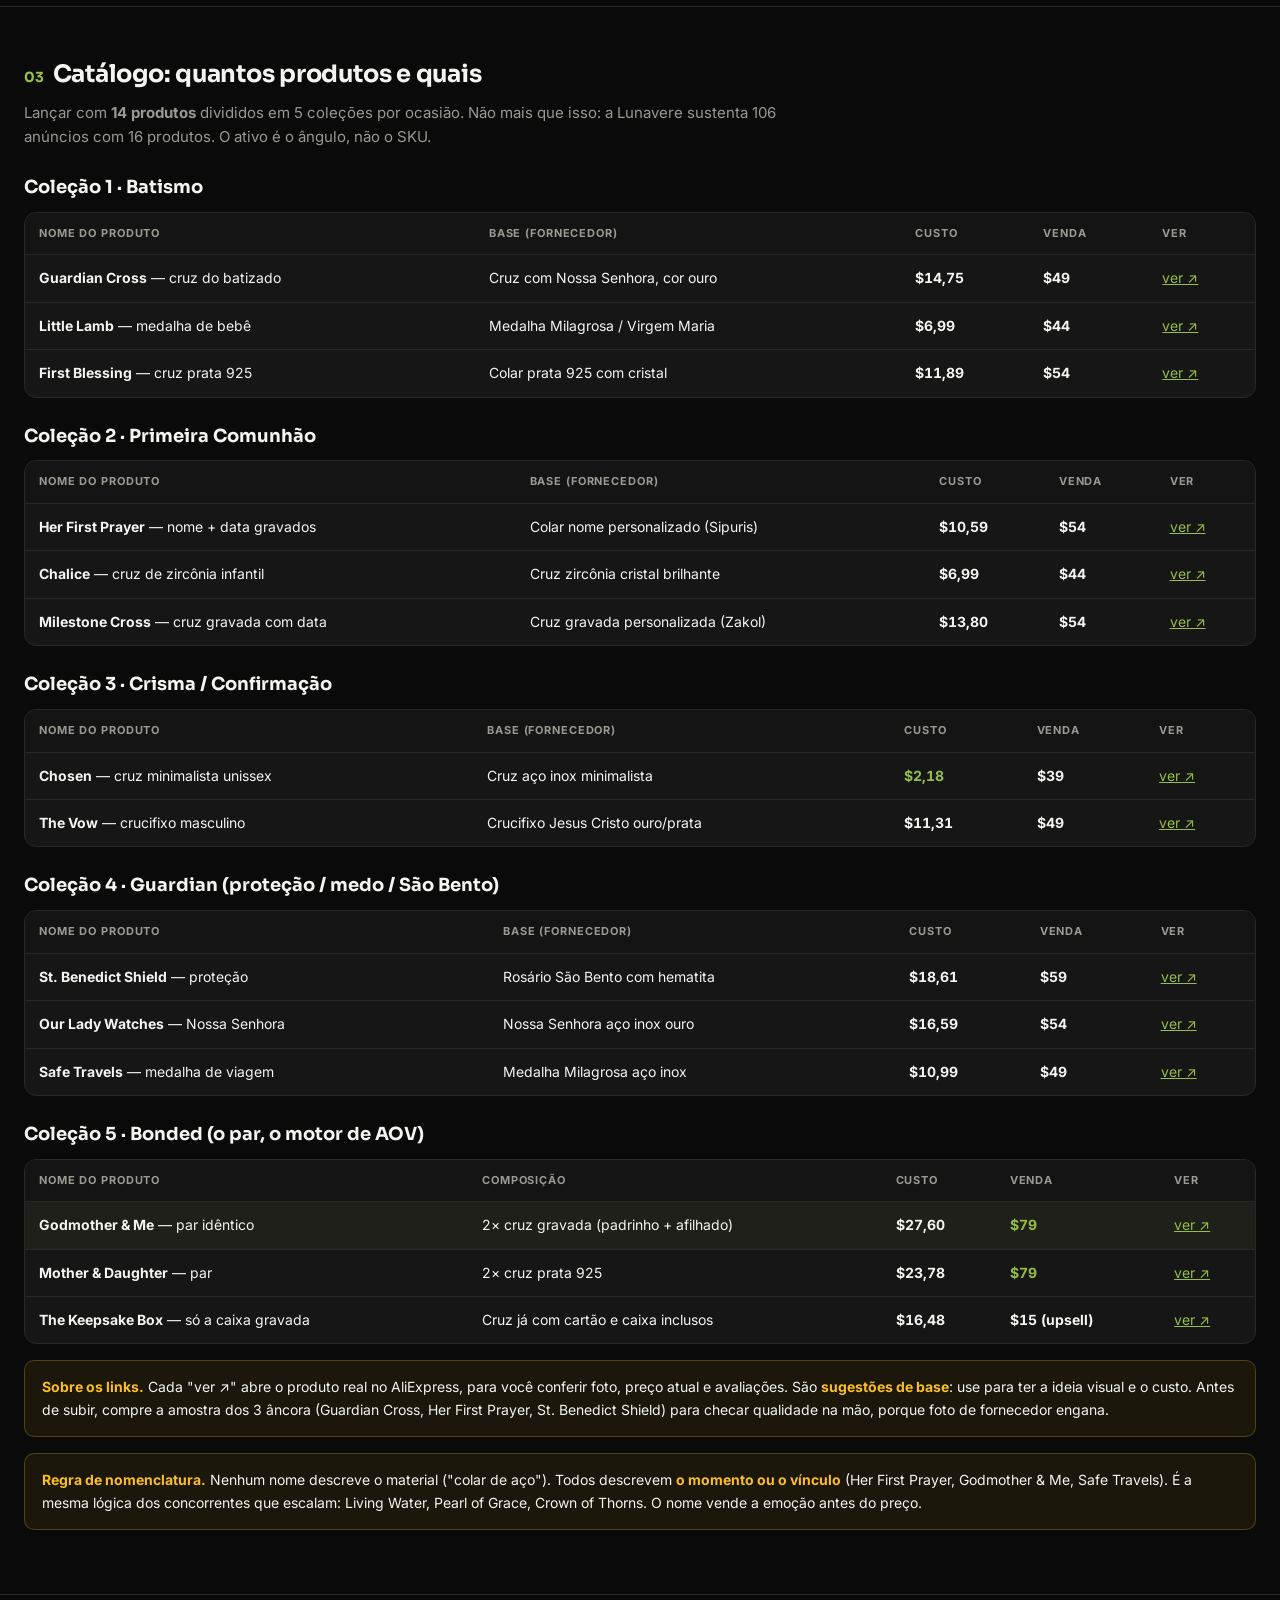
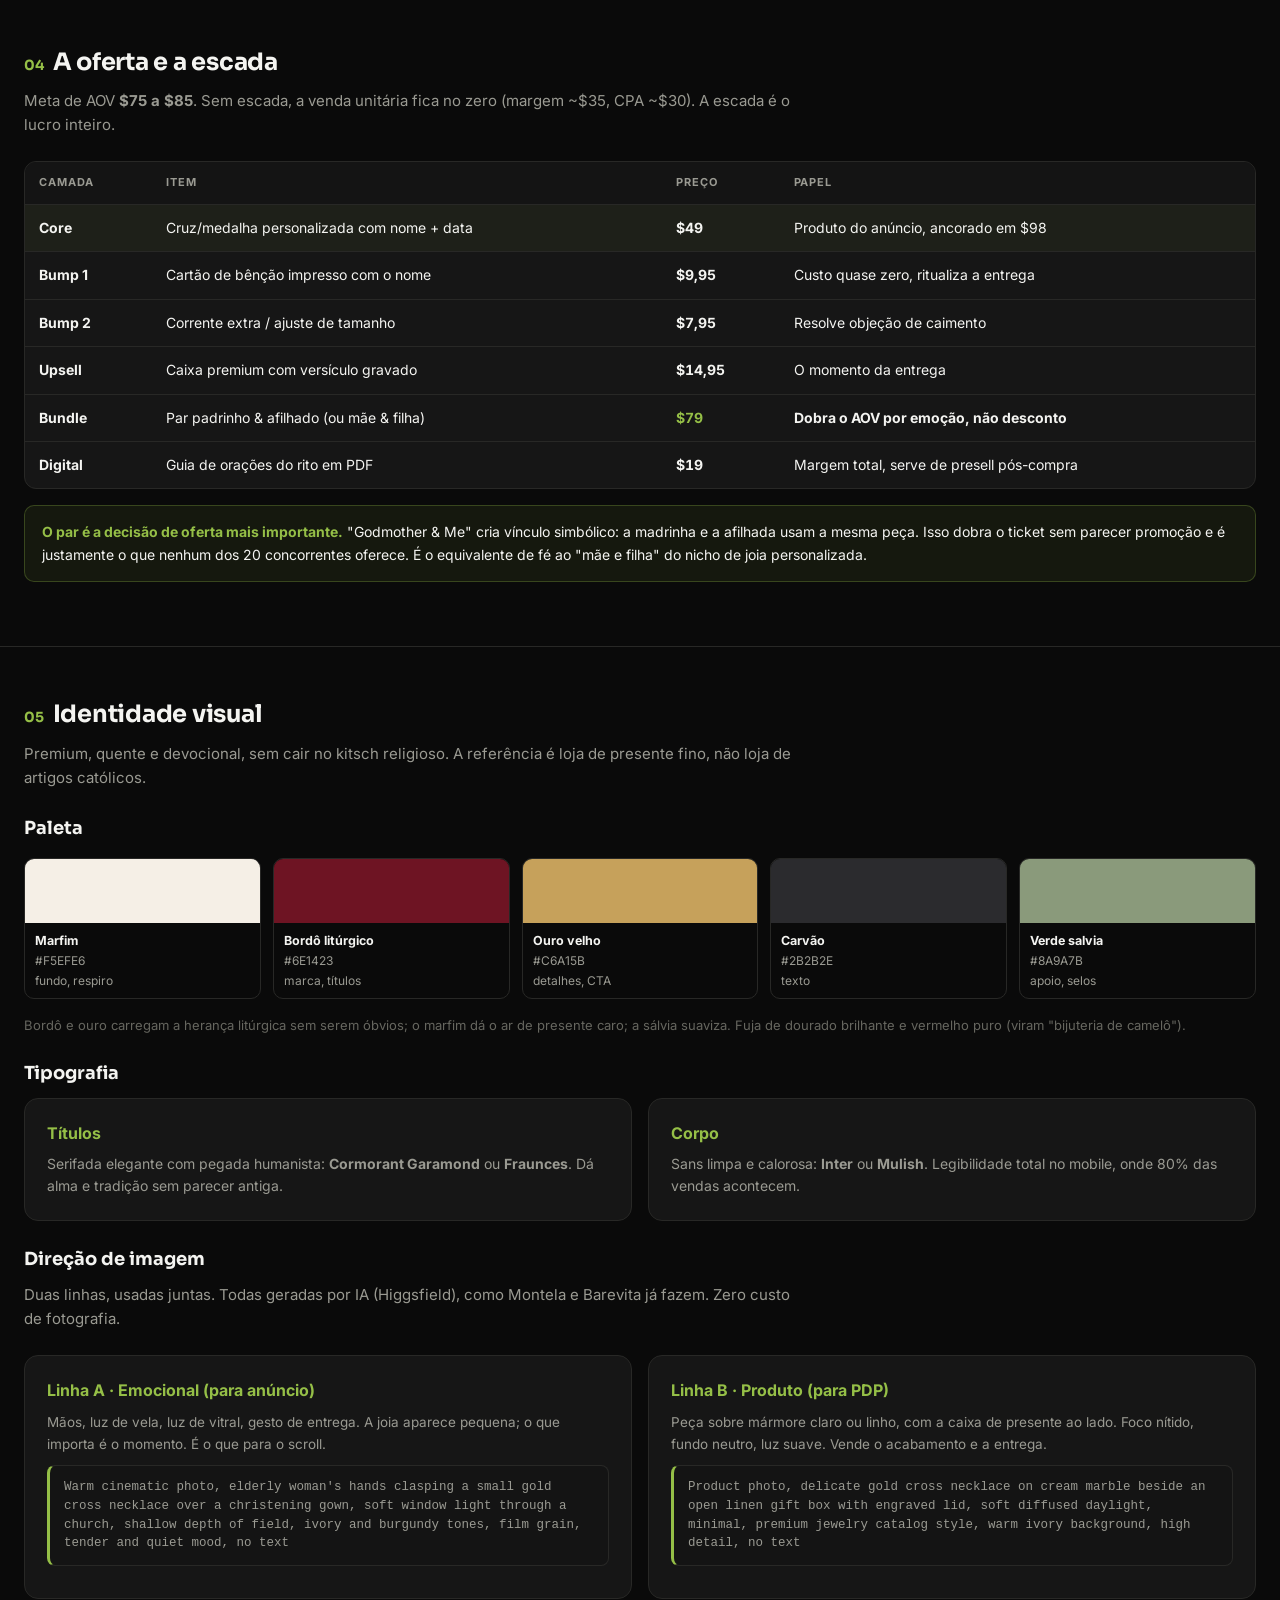
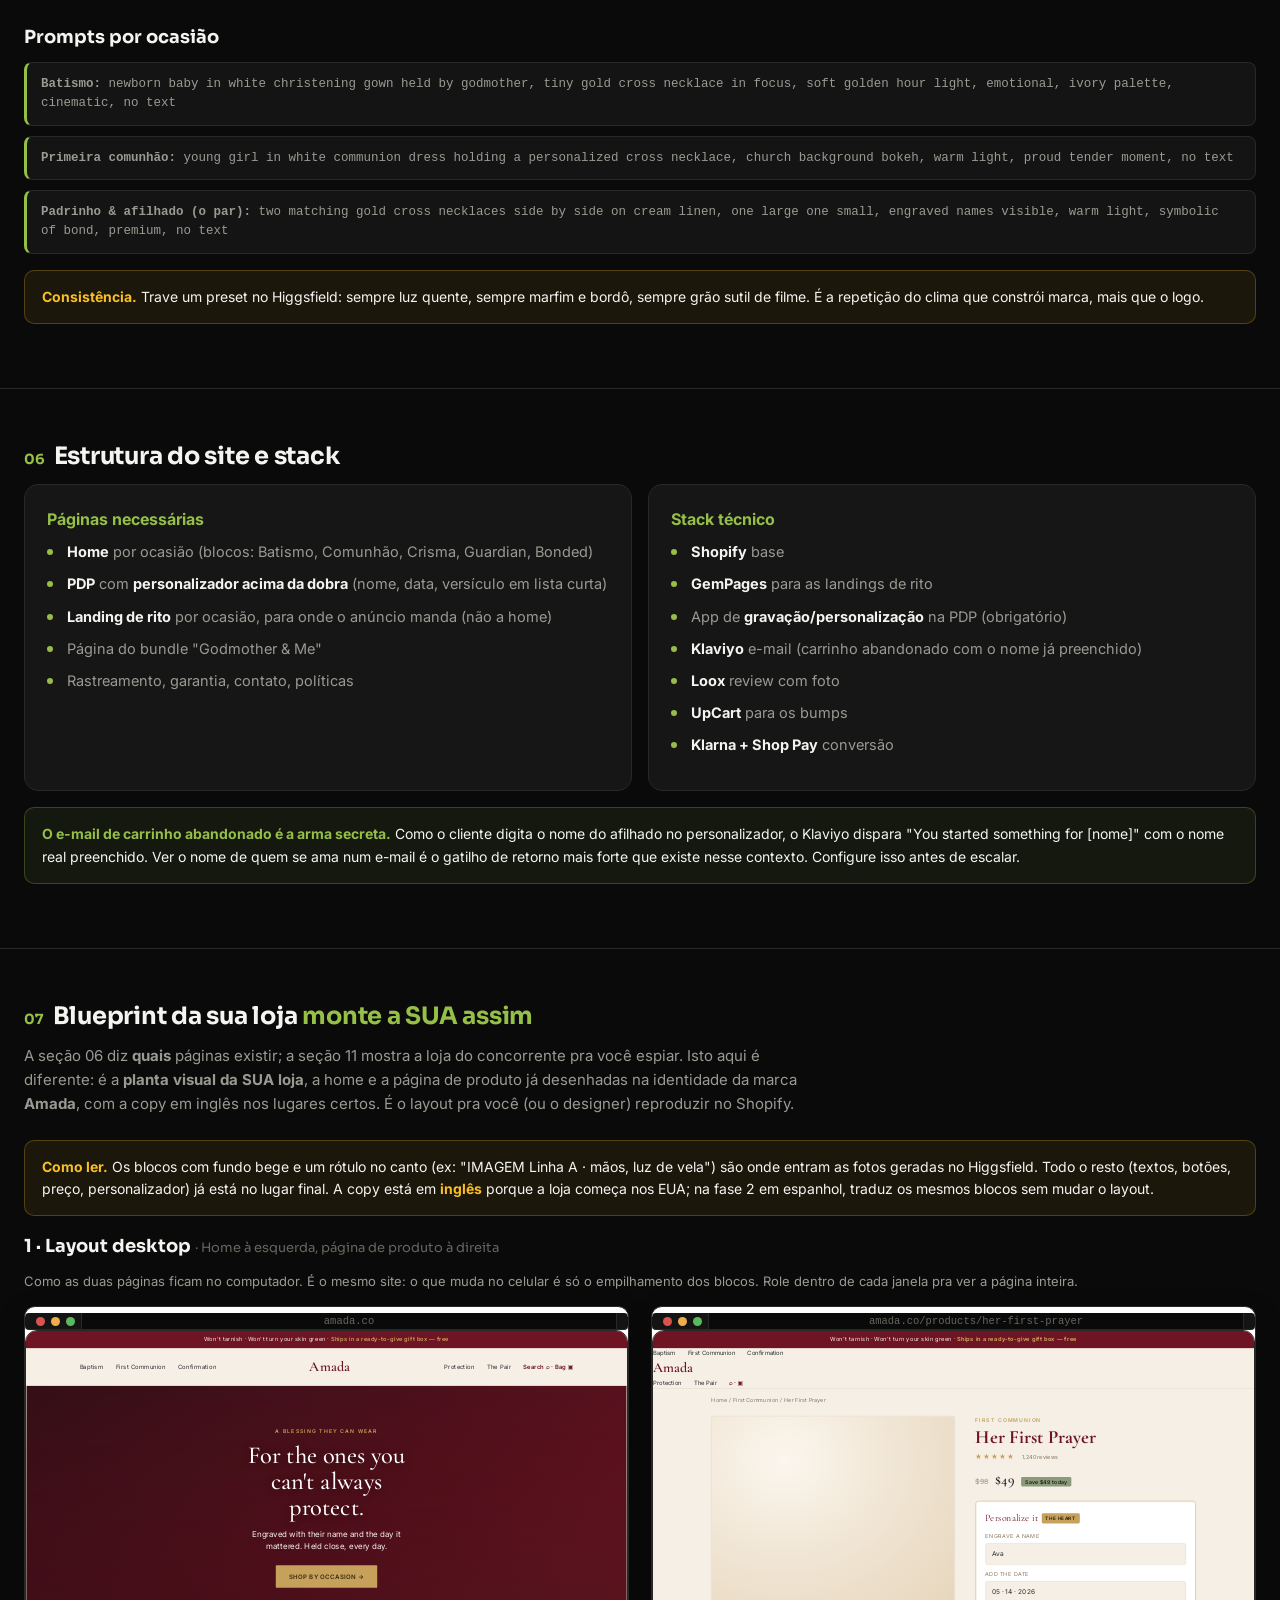
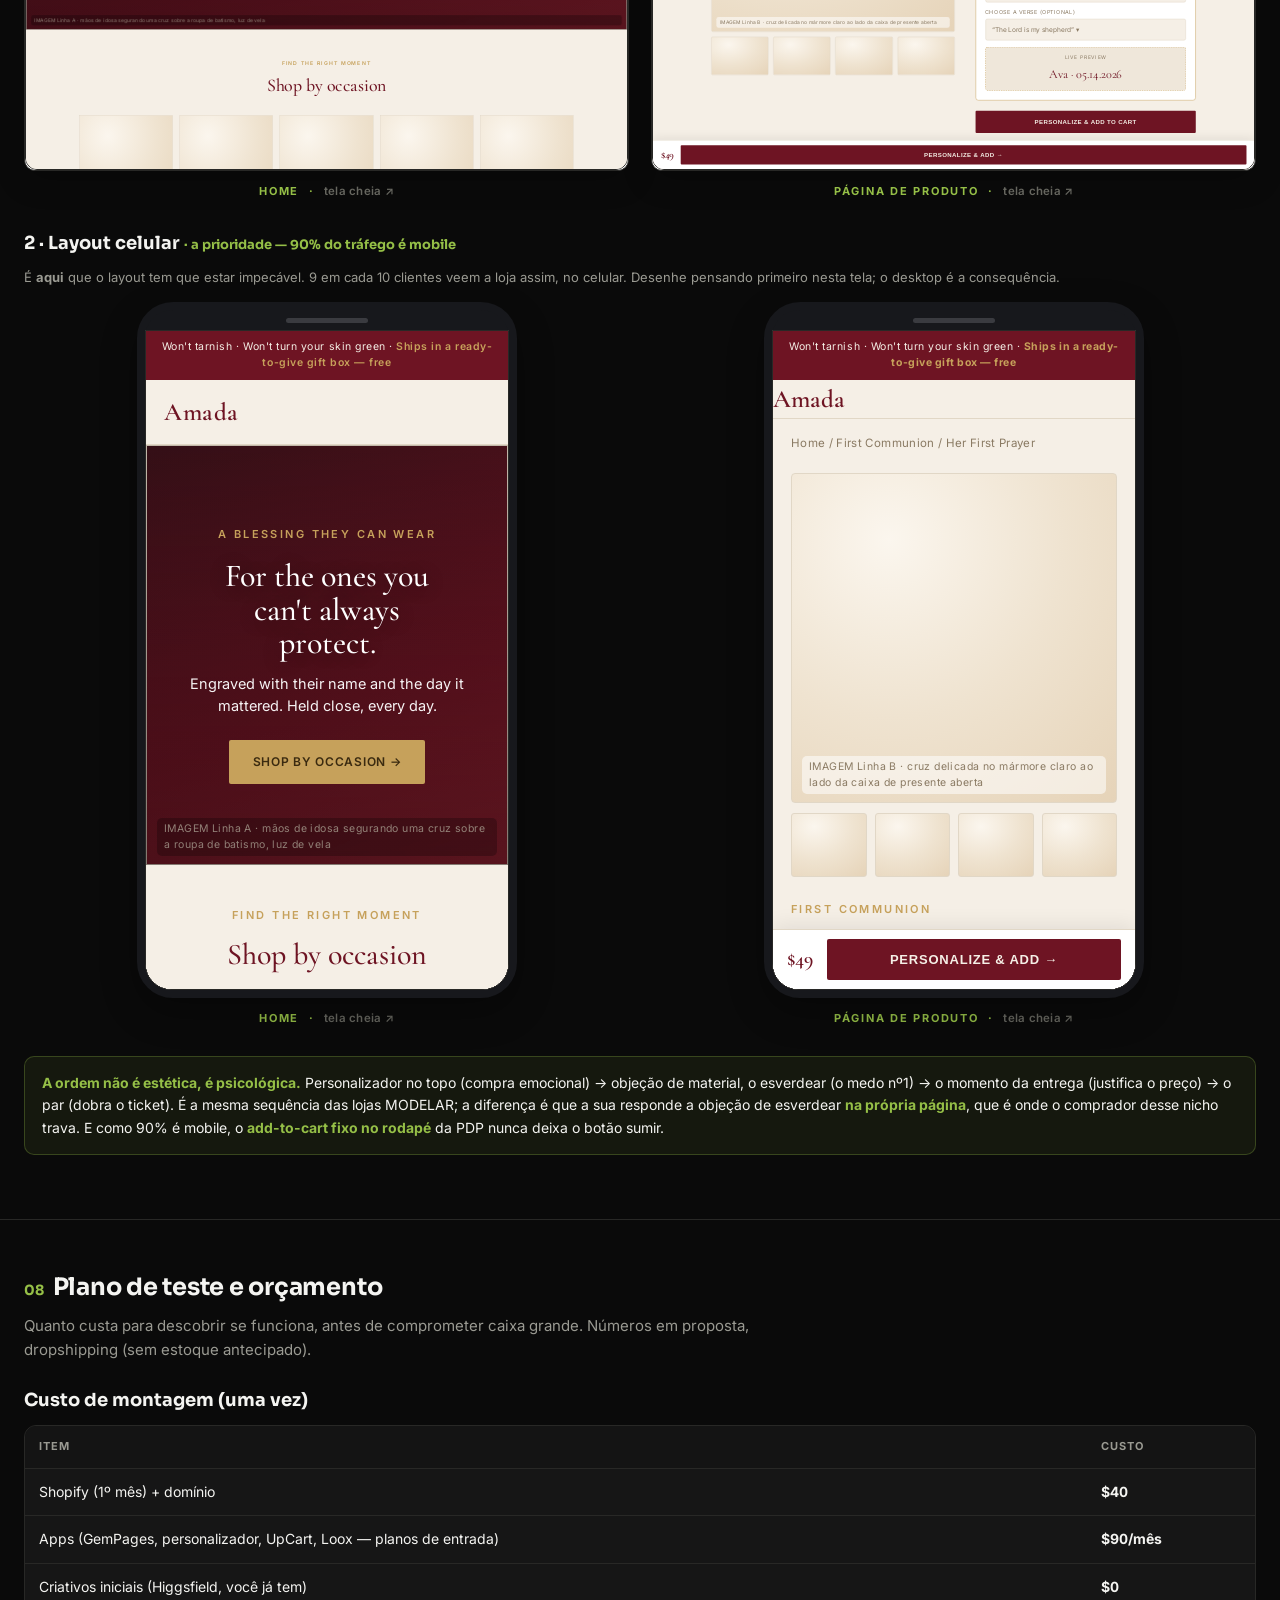
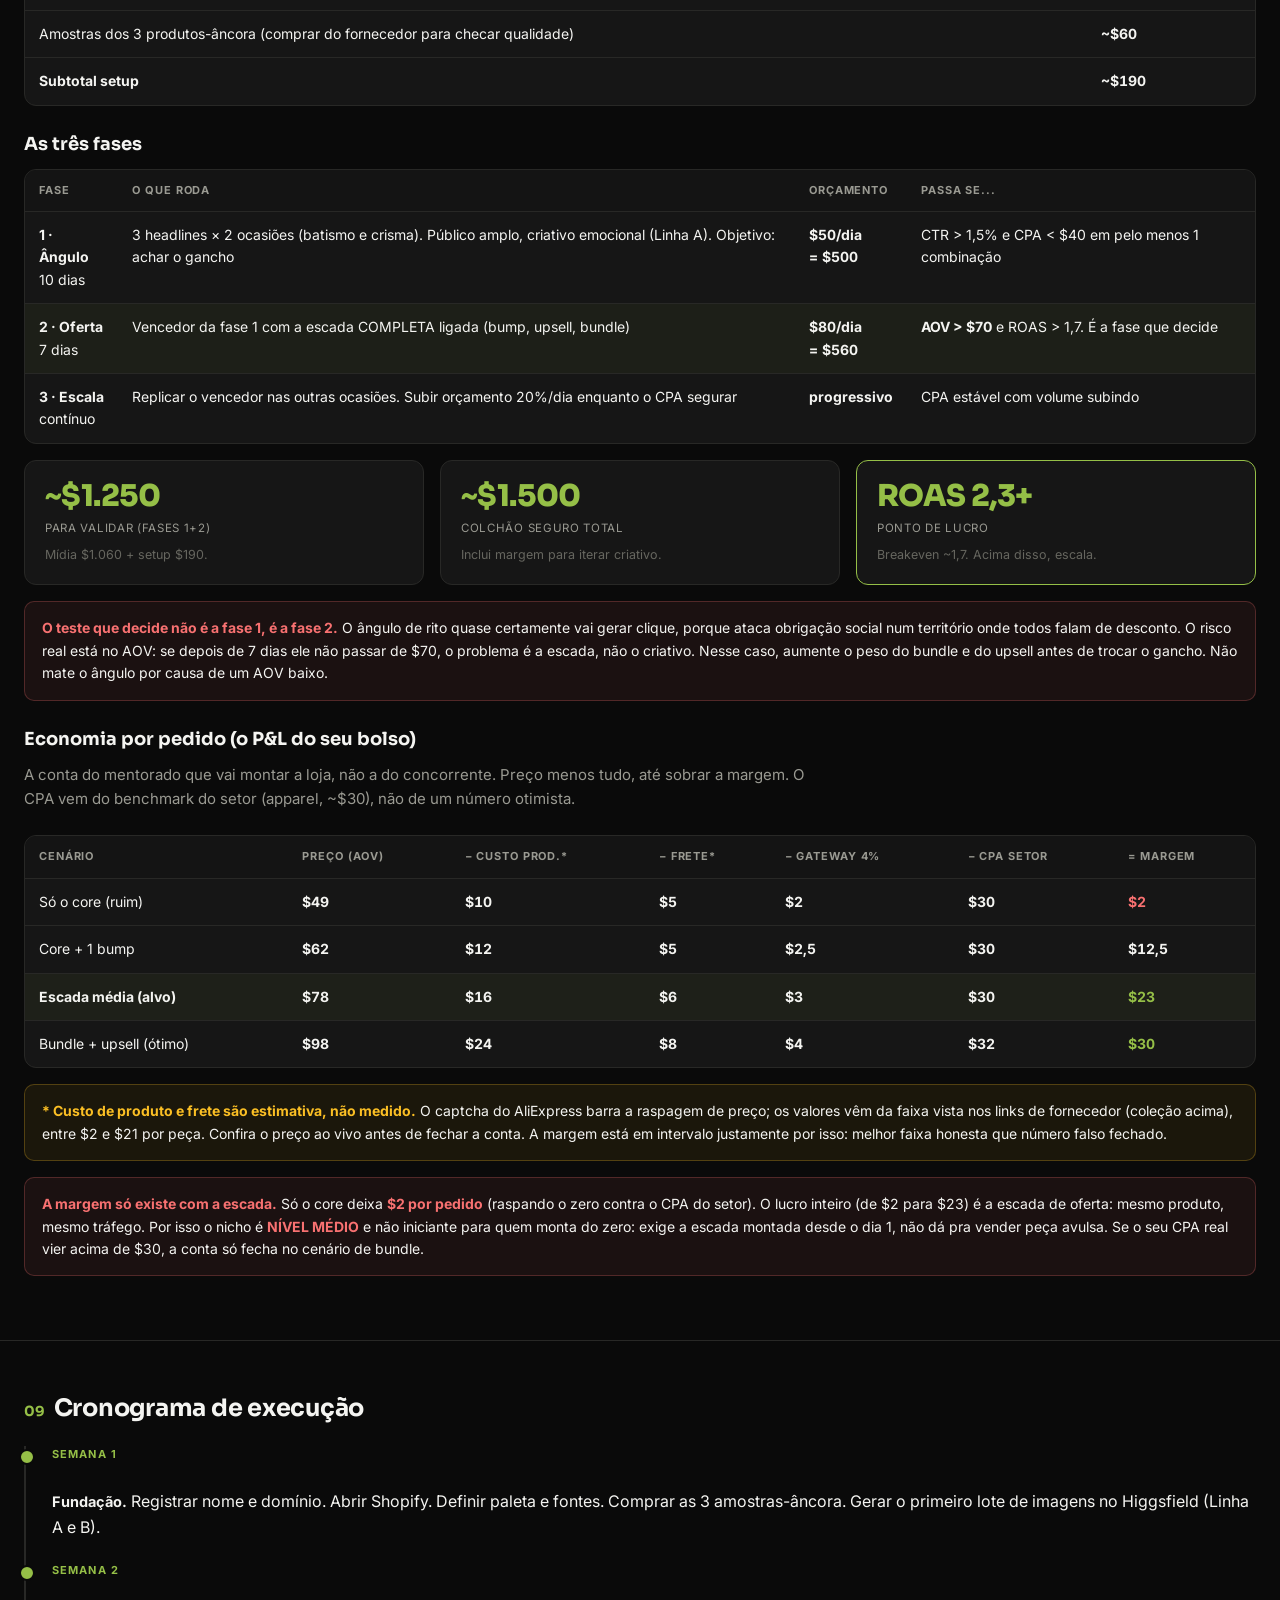
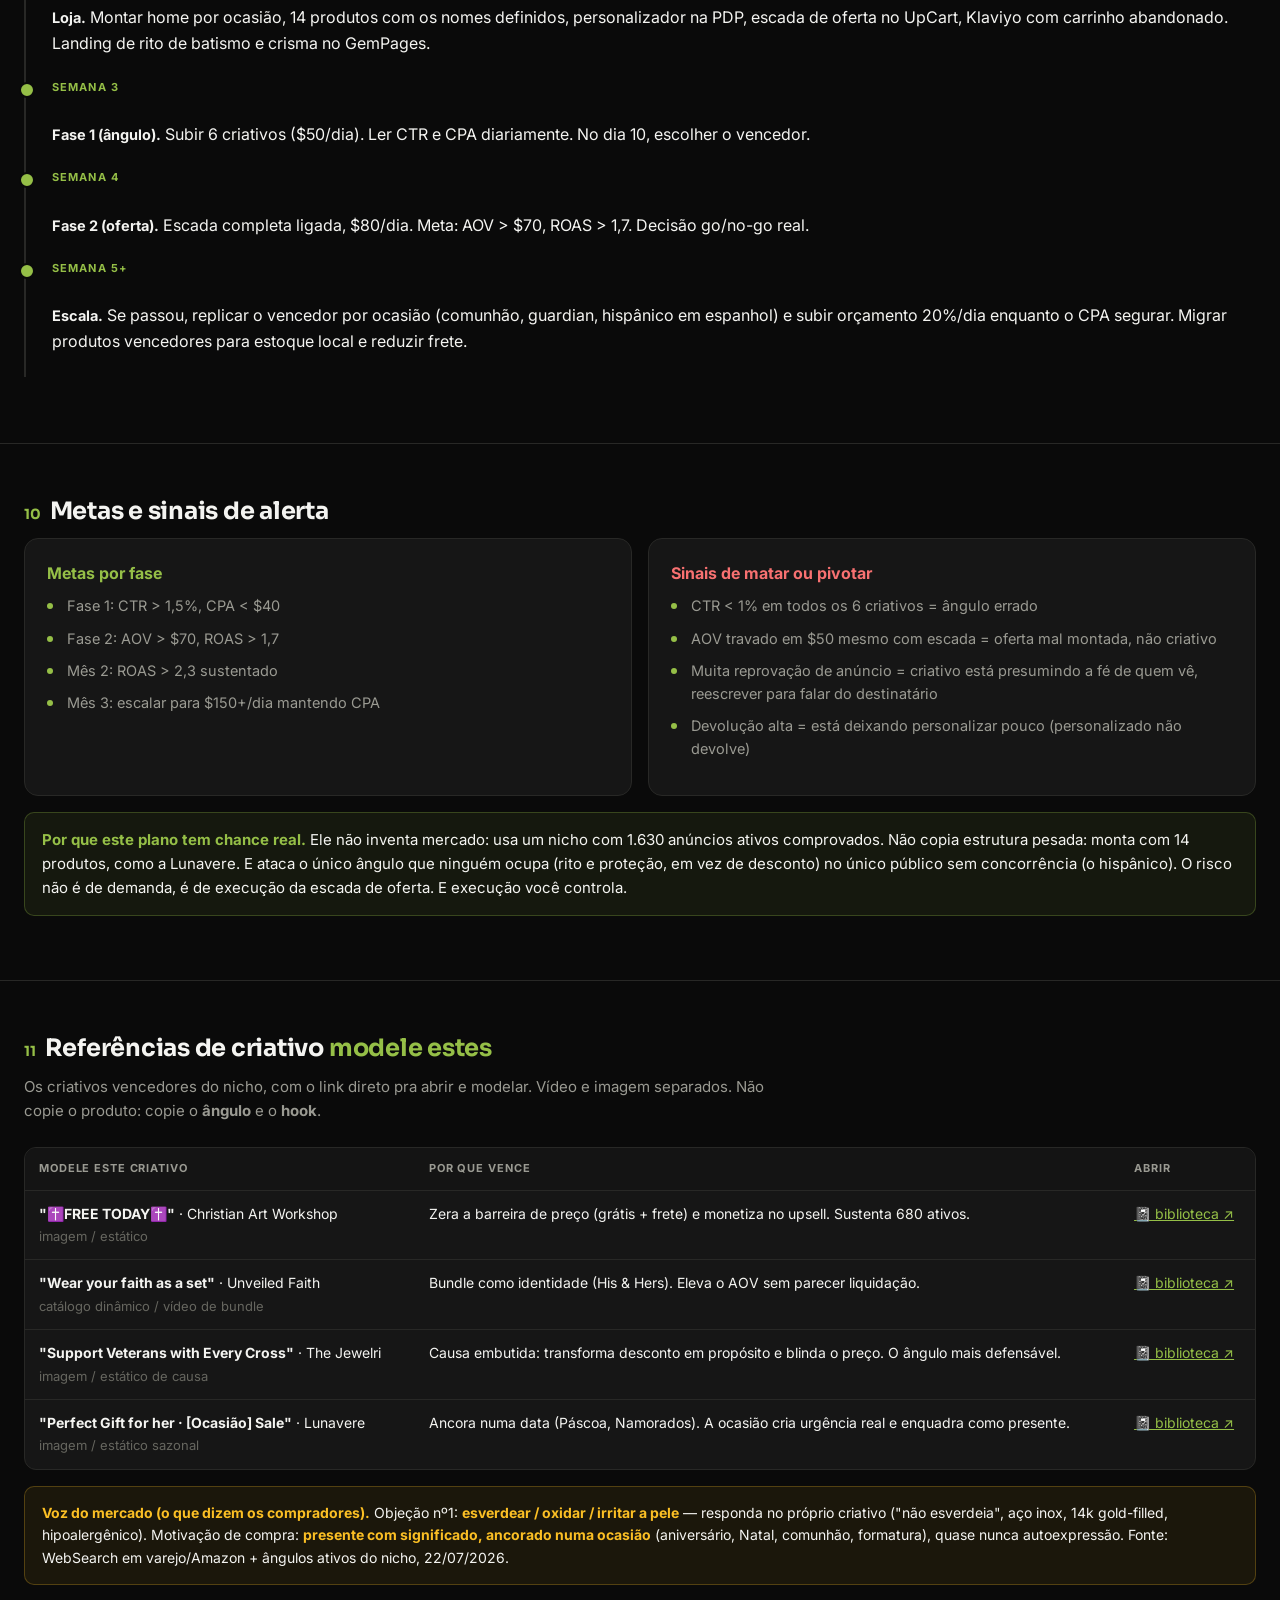
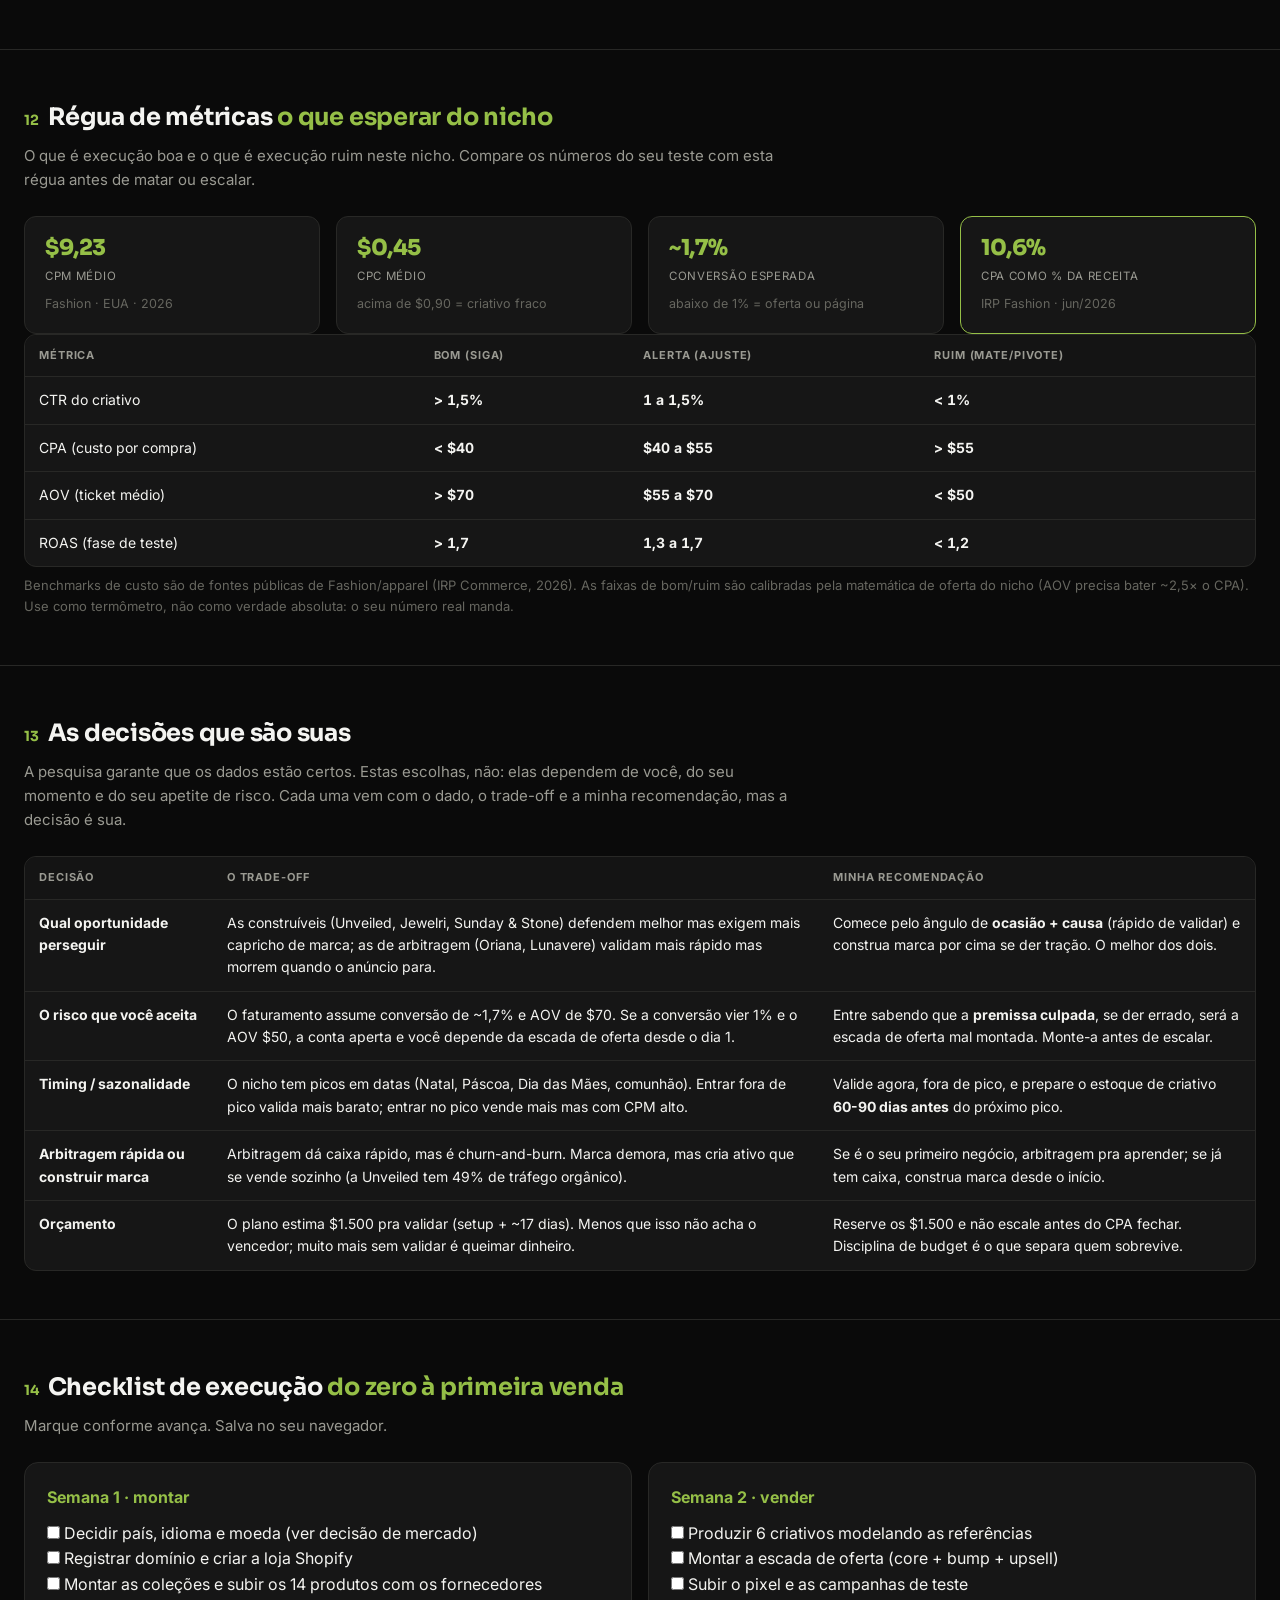
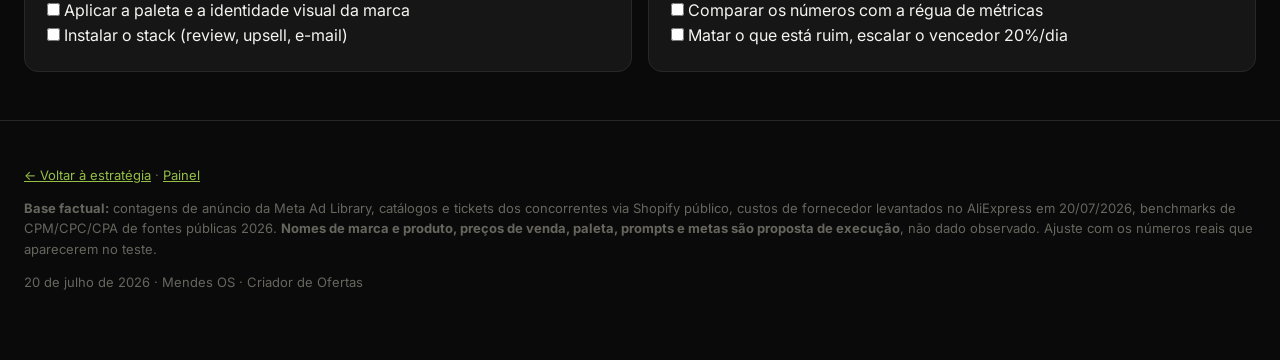
<file: plano-de-acao.html>
<!DOCTYPE html>
<html lang="pt-BR">
<head>
<meta charset="UTF-8">
<meta name="viewport" content="width=device-width, initial-scale=1.0">
<title>Plano de Ação · Loja de joia de fé (presente de rito)</title>
<link rel="stylesheet" href="estilo.css">
<style>
.palette{display:flex;gap:12px;flex-wrap:wrap;margin:16px 0}
.sw{flex:1;min-width:120px;border:1px solid var(--line);border-radius:10px;overflow:hidden}
.sw .c{height:64px}
.sw .t{padding:8px 10px;font-size:12px;color:var(--dim)}
.sw .t b{color:var(--txt);display:block;font-size:12.5px}
.prompt{background:var(--bg2);border:1px solid var(--line);border-left:3px solid var(--acc);border-radius:8px;padding:12px 14px;font-size:12.5px;color:var(--dim);margin:10px 0;font-family:ui-monospace,SFMono-Regular,Menlo,monospace;line-height:1.5;white-space:pre-wrap}
.timeline{border-left:2px solid var(--line);margin:18px 0;padding-left:0}
.tl{position:relative;padding:0 0 22px 26px}
.tl::before{content:'';position:absolute;left:-7px;top:3px;width:12px;height:12px;border-radius:50%;background:var(--acc);border:2px solid var(--bg)}
.tl b{color:var(--txt);font-size:14.5px}
.tl .w{font-size:11px;letter-spacing:.1em;text-transform:uppercase;color:var(--acc);font-weight:700}
</style>
</head>
<body>
<nav class="nav"><div class="wrap">
<a href="index.html" class="home">◆ Painel</a>
<a href="estrategia.html">★ Estratégia</a>
<a href="plano-de-acao.html" class="on">🎯 Plano de Ação</a>
<a href="mercados.html">🌍 Mercados</a>
<a href="loja-lunavere.html">Lunavere</a>
<a href="loja-cartworkshop.html">Christian Art Workshop</a>
<a href="loja-unveiled.html">Unveiled Faith</a>
<a href="loja-oriana.html">Oriana Grace</a>
</div></nav>

<header><div class="wrap">
<div class="tag">Plano de execução · do zero à escala</div>
<h1>A loja, do primeiro produto<br>ao primeiro mês <em>lucrativo</em></h1>
<p class="sub">Marca, avatar, catálogo, oferta, identidade visual, estilo de imagem, site, orçamento de teste e cronograma. Tudo o que precisa ser feito, na ordem.</p>
<div class="meta"><span>20 de julho de 2026</span><span>Mendes OS · Criador de Ofertas</span><span>construído sobre o /raio-x do nicho</span></div>
</div></header>

<!-- DECISÃO DE MERCADO -->
<section><div class="wrap">
<h2>Onde montar a loja <span style="color:var(--acc)">a decisão de mercado</span></h2>
<p class="lead">Antes de qualquer produto ou criativo, isto: país, idioma e moeda da loja. Puxado da análise de <a href="mercados.html">Mercados</a>, repetido aqui para o plano dizer sozinho por onde começar.</p>
<div class="grid g3">
<div class="stat" style="border-color:var(--acc)"><div class="l">País da loja</div><div class="v sm">🇺🇸 Estados Unidos</div><div class="d">Maior mercado medido e demanda em alta no Google Trends. Onde há mais concorrente para estudar.</div></div>
<div class="stat"><div class="l">Idioma</div><div class="v sm">Inglês</div><div class="d">Loja e primeiros anúncios em inglês. Espanhol entra na fase 2, sem sair dos EUA.</div></div>
<div class="stat"><div class="l">Moeda</div><div class="v sm">USD · $</div><div class="d">Dólar. Sem operação internacional no começo, sem euro nem frete europeu.</div></div>
</div>
<div class="op" style="margin-top:8px">
<div class="r">A sequência, em uma linha</div>
<h3>Comece nos EUA em inglês. O espanhol é um teste barato dentro dos próprios EUA, não uma segunda loja.</h3>
<ol class="steps" style="margin-top:12px">
<li><b>EUA, em inglês:</b> abre a loja, valida a oferta. É o passo 1 e o foco deste plano inteiro.</li>
<li><b>Espanhol, ainda nos EUA:</b> mesma loja, mesmo dólar, só troca o anúncio para espanhol mirando o público hispânico. Custo quase zero, e o México prova que o ângulo funciona no idioma.</li>
<li><b>Espanha (euro), só se o passo 2 converter:</b> aí sim vale abrir operação europeia, já com o criativo em espanhol pronto. Não antes.</li>
</ol>
<p style="color:var(--dim2);font-size:13px;margin-top:8px">Detalhe completo, com a medição de anúncios e demanda por país, em <a href="mercados.html">Mercados</a>.</p>
</div>
</div></section>

<!-- RESUMO -->
<section><div class="wrap">
<h2><span class="n">00</span>A loja em um parágrafo</h2>
<div class="op">
<div class="r">O conceito</div>
<h3>Não é uma loja de joia cristã. É uma loja de presente de rito.</h3>
<p style="color:var(--dim);margin-bottom:12px">Toda a concorrência vende a peça para quem vai usar, brigando por desconto num nicho de ticket baixo. Esta loja vende <b style="color:var(--txt)">o presente que alguém é socialmente obrigado a dar</b> num momento de fé: o batismo, a primeira comunhão, a crisma, ou o medo por alguém que ama.</p>
<p style="color:var(--dim)">O produto é uma cruz ou medalha <b style="color:var(--txt)">personalizada com nome e data do rito</b>, entregue numa caixa pronta para presentear. O comprador quase nunca é quem usa. É a madrinha, a avó, o padrinho, a mãe. Por isso o preço é secundário e a emoção é o motor.</p>
</div>
<div class="grid g4">
<div class="stat"><div class="v">$49</div><div class="l">ticket de entrada</div><div class="d">Core ancorado em $98.</div></div>
<div class="stat" style="border-color:var(--acc)"><div class="v">$75–85</div><div class="l">AOV alvo</div><div class="d">Onde a conta fecha.</div></div>
<div class="stat"><div class="v">12–16</div><div class="l">produtos no lançamento</div><div class="d">Lunavere prova com 16.</div></div>
<div class="stat"><div class="v">$1.500</div><div class="l">orçamento para validar</div><div class="d">Setup + 17 dias de teste.</div></div>
</div>
</div></section>

<!-- MARCA -->
<section><div class="wrap">
<h2><span class="n">01</span>Marca e comunicação</h2>

<h3>Nome</h3>
<p class="lead">O nome precisa soar sagrado sem soar igreja, funcionar em inglês e espanhol (o segundo mercado é o hispânico), e ter domínio <code>.co</code> livre. Recomendo o primeiro; os outros são alternativas se o domínio estiver tomado.</p>
<div class="tblwrap">
<table>
<thead><tr><th>Nome</th><th>Significado</th><th>Por que funciona</th></tr></thead>
<tbody>
<tr style="background:rgba(149,191,71,.05)"><td><b>Amada</b> <span class="pill p-a">recomendado</span></td><td>"Amada / Beloved" em português e espanhol</td><td>Carrega afeto, não doutrina. Funciona no mercado hispânico sem tradução. Curto, memorável, feminino</td></tr>
<tr><td><b>Sancta</b></td><td>"Sagrada" em latim</td><td>Erudito, premium, neutro entre denominações. Bom se quiser tom mais sóbrio</td></tr>
<tr><td><b>Held</b></td><td>"Amparado / segurado" em inglês</td><td>Casa direto com o ângulo de proteção ("held in prayer"). Só serve para mercado inglês</td></tr>
</tbody>
</table>
</div>

<h3>Posicionamento</h3>
<div class="grid g2">
<div class="card">
<b style="color:var(--acc)">Frase de marca</b>
<p style="color:var(--txt);font-size:17px;margin:10px 0;font-style:italic">"For the ones you can't always protect."</p>
<p style="color:var(--dim);font-size:13.5px">Toda a marca gira em torno de proteção delegada: quando você não pode estar presente, a peça está. Nunca vende metal, vende presença.</p>
</div>
<div class="card">
<b style="color:var(--acc)">Tom de voz</b>
<ul class="cl" style="margin-top:8px">
<li>Caloroso, íntimo, em primeira pessoa</li>
<li>Fala do <b>destinatário</b>, nunca prega para quem lê</li>
<li>Sereno, não urgente-agressivo. Conforto, não medo</li>
<li>Frases curtas. Silêncio vale mais que exclamação</li>
</ul>
</div>
</div>
<div class="note danger"><b>Regra de compliance que molda a comunicação inteira.</b> A Meta trata religião como atributo sensível. O criativo <b>não pode presumir a fé de quem vê</b> ("como cristão, você...") sob risco de reprovação, e não dá para segmentar por crença. Solução estrutural: falar sempre do destinatário ("the daughter you can't always protect"), deixando o próprio criativo filtrar o público. Isso não é limitação, é o que baixa o CPM.</div>
</div></section>

<!-- AVATAR -->
<section><div class="wrap">
<h2><span class="n">02</span>Público: quem atacar</h2>
<p class="lead">Sim, é majoritariamente mulher. Mas o recorte certo não é "mulher cristã", é <b>quem compra presente movido por vínculo e obrigação</b>.</p>
<div class="tblwrap">
<table>
<thead><tr><th>Avatar</th><th>Perfil</th><th>Compra para</th><th>Gatilho</th><th>Prioridade</th></tr></thead>
<tbody>
<tr style="background:rgba(149,191,71,.05)"><td><b>A protetora</b></td><td>Mulher 45–70, católica praticante, mãe ou avó</td><td>Filho, filha, neto, afilhado</td><td>Impotência diante do que não controla. Rito ou medo</td><td><span class="pill p-a">principal</span></td></tr>
<tr><td><b>A madrinha</b></td><td>Mulher 30–60</td><td>Afilhado</td><td>Obrigação ritual: batismo, crisma, primeira comunhão</td><td><span class="pill p-b">forte</span></td></tr>
<tr><td><b>A mãe jovem</b></td><td>Mulher 28–40</td><td>Filho pequeno</td><td>Batizado do bebê, proteção do recém-nascido</td><td><span class="pill p-b">forte</span></td></tr>
<tr><td><b>O marido/pai devoto</b></td><td>Homem 35–60</td><td>Esposa, filha</td><td>Vínculo com significado espiritual</td><td><span class="pill p-i">secundário</span></td></tr>
</tbody>
</table>
</div>
<div class="grid g3" style="margin-top:16px">
<div class="stat"><div class="v sm">45–70</div><div class="l">faixa etária núcleo</div><div class="d">Maior devoção + maior poder de compra + mais barata na Meta.</div></div>
<div class="stat"><div class="v sm">EUA</div><div class="l">mercado 1</div><div class="d">Maior base católica praticante com cartão.</div></div>
<div class="stat" style="border-color:var(--acc)"><div class="v sm">Hispânico US</div><div class="l">mercado 2 (brecha)</div><div class="d">Devoção altíssima, ritos fortes, zero concorrente sofisticado em espanhol.</div></div>
</div>
<div class="note good"><b>Por que o hispânico dos EUA é a jogada oculta.</b> A comunidade latina nos EUA é intensamente católica, celebra todos os ritos com força (batizado, quinceañera, primeira comunhão) e tem poder de compra em dólar. Nenhum dos 20 concorrentes que levantei anuncia em espanhol. É o mesmo tipo de assimetria da Alemanha no nicho de calçados: mercado quente, disputa quase zero.</div>
</div></section>

<!-- CATALOGO -->
<section><div class="wrap">
<h2><span class="n">03</span>Catálogo: quantos produtos e quais</h2>
<p class="lead">Lançar com <b>14 produtos</b> divididos em 5 coleções por ocasião. Não mais que isso: a Lunavere sustenta 106 anúncios com 16 produtos. O ativo é o ângulo, não o SKU.</p>

<h3>Coleção 1 · Batismo</h3>
<div class="tblwrap"><table>
<thead><tr><th>Nome do produto</th><th>Base (fornecedor)</th><th>Custo</th><th>Venda</th><th>Ver</th></tr></thead>
<tbody>
<tr><td><b>Guardian Cross</b> — cruz do batizado</td><td>Cruz com Nossa Senhora, cor ouro</td><td class="num">$14,75</td><td class="num">$49</td><td><a href="https://pt.aliexpress.com/item/1005007039295208.html" target="_blank">ver ↗</a></td></tr>
<tr><td><b>Little Lamb</b> — medalha de bebê</td><td>Medalha Milagrosa / Virgem Maria</td><td class="num">$6,99</td><td class="num">$44</td><td><a href="https://pt.aliexpress.com/item/1005002564430417.html" target="_blank">ver ↗</a></td></tr>
<tr><td><b>First Blessing</b> — cruz prata 925</td><td>Colar prata 925 com cristal</td><td class="num">$11,89</td><td class="num">$54</td><td><a href="https://pt.aliexpress.com/item/1005012013930726.html" target="_blank">ver ↗</a></td></tr>
</tbody></table></div>

<h3>Coleção 2 · Primeira Comunhão</h3>
<div class="tblwrap"><table>
<thead><tr><th>Nome do produto</th><th>Base (fornecedor)</th><th>Custo</th><th>Venda</th><th>Ver</th></tr></thead>
<tbody>
<tr><td><b>Her First Prayer</b> — nome + data gravados</td><td>Colar nome personalizado (Sipuris)</td><td class="num">$10,59</td><td class="num">$54</td><td><a href="https://pt.aliexpress.com/item/4001127930249.html" target="_blank">ver ↗</a></td></tr>
<tr><td><b>Chalice</b> — cruz de zircônia infantil</td><td>Cruz zircônia cristal brilhante</td><td class="num">$6,99</td><td class="num">$44</td><td><a href="https://pt.aliexpress.com/item/1005006035095349.html" target="_blank">ver ↗</a></td></tr>
<tr><td><b>Milestone Cross</b> — cruz gravada com data</td><td>Cruz gravada personalizada (Zakol)</td><td class="num">$13,80</td><td class="num">$54</td><td><a href="https://pt.aliexpress.com/item/1005007010457078.html" target="_blank">ver ↗</a></td></tr>
</tbody></table></div>

<h3>Coleção 3 · Crisma / Confirmação</h3>
<div class="tblwrap"><table>
<thead><tr><th>Nome do produto</th><th>Base (fornecedor)</th><th>Custo</th><th>Venda</th><th>Ver</th></tr></thead>
<tbody>
<tr><td><b>Chosen</b> — cruz minimalista unissex</td><td>Cruz aço inox minimalista</td><td class="num up">$2,18</td><td class="num">$39</td><td><a href="https://pt.aliexpress.com/item/1005008971843133.html" target="_blank">ver ↗</a></td></tr>
<tr><td><b>The Vow</b> — crucifixo masculino</td><td>Crucifixo Jesus Cristo ouro/prata</td><td class="num">$11,31</td><td class="num">$49</td><td><a href="https://pt.aliexpress.com/item/1005007170852760.html" target="_blank">ver ↗</a></td></tr>
</tbody></table></div>

<h3>Coleção 4 · Guardian (proteção / medo / São Bento)</h3>
<div class="tblwrap"><table>
<thead><tr><th>Nome do produto</th><th>Base (fornecedor)</th><th>Custo</th><th>Venda</th><th>Ver</th></tr></thead>
<tbody>
<tr><td><b>St. Benedict Shield</b> — proteção</td><td>Rosário São Bento com hematita</td><td class="num">$18,61</td><td class="num">$59</td><td><a href="https://pt.aliexpress.com/item/1005004002875263.html" target="_blank">ver ↗</a></td></tr>
<tr><td><b>Our Lady Watches</b> — Nossa Senhora</td><td>Nossa Senhora aço inox ouro</td><td class="num">$16,59</td><td class="num">$54</td><td><a href="https://pt.aliexpress.com/item/1005006055784970.html" target="_blank">ver ↗</a></td></tr>
<tr><td><b>Safe Travels</b> — medalha de viagem</td><td>Medalha Milagrosa aço inox</td><td class="num">$10,99</td><td class="num">$49</td><td><a href="https://pt.aliexpress.com/item/1005006982194994.html" target="_blank">ver ↗</a></td></tr>
</tbody></table></div>

<h3>Coleção 5 · Bonded (o par, o motor de AOV)</h3>
<div class="tblwrap"><table>
<thead><tr><th>Nome do produto</th><th>Composição</th><th>Custo</th><th>Venda</th><th>Ver</th></tr></thead>
<tbody>
<tr style="background:rgba(149,191,71,.06)"><td><b>Godmother &amp; Me</b> — par idêntico</td><td>2× cruz gravada (padrinho + afilhado)</td><td class="num">$27,60</td><td class="num up">$79</td><td><a href="https://pt.aliexpress.com/item/1005007010457078.html" target="_blank">ver ↗</a></td></tr>
<tr><td><b>Mother &amp; Daughter</b> — par</td><td>2× cruz prata 925</td><td class="num">$23,78</td><td class="num up">$79</td><td><a href="https://pt.aliexpress.com/item/1005012013930726.html" target="_blank">ver ↗</a></td></tr>
<tr><td><b>The Keepsake Box</b> — só a caixa gravada</td><td>Cruz já com cartão e caixa inclusos</td><td class="num">$16,48</td><td class="num">$15 (upsell)</td><td><a href="https://pt.aliexpress.com/item/1005008248157147.html" target="_blank">ver ↗</a></td></tr>
</tbody></table></div>

<div class="note"><b>Sobre os links.</b> Cada "ver ↗" abre o produto real no AliExpress, para você conferir foto, preço atual e avaliações. São <b>sugestões de base</b>: use para ter a ideia visual e o custo. Antes de subir, compre a amostra dos 3 âncora (Guardian Cross, Her First Prayer, St. Benedict Shield) para checar qualidade na mão, porque foto de fornecedor engana.</div>

<div class="note"><b>Regra de nomenclatura.</b> Nenhum nome descreve o material ("colar de aço"). Todos descrevem <b>o momento ou o vínculo</b> (Her First Prayer, Godmother &amp; Me, Safe Travels). É a mesma lógica dos concorrentes que escalam: Living Water, Pearl of Grace, Crown of Thorns. O nome vende a emoção antes do preço.</div>
</div></section>

<!-- OFERTA -->
<section><div class="wrap">
<h2><span class="n">04</span>A oferta e a escada</h2>
<p class="lead">Meta de AOV <b>$75 a $85</b>. Sem escada, a venda unitária fica no zero (margem ~$35, CPA ~$30). A escada é o lucro inteiro.</p>
<div class="tblwrap"><table>
<thead><tr><th>Camada</th><th>Item</th><th>Preço</th><th>Papel</th></tr></thead>
<tbody>
<tr style="background:rgba(149,191,71,.06)"><td><b>Core</b></td><td>Cruz/medalha personalizada com nome + data</td><td class="num">$49</td><td>Produto do anúncio, ancorado em $98</td></tr>
<tr><td><b>Bump 1</b></td><td>Cartão de bênção impresso com o nome</td><td class="num">$9,95</td><td>Custo quase zero, ritualiza a entrega</td></tr>
<tr><td><b>Bump 2</b></td><td>Corrente extra / ajuste de tamanho</td><td class="num">$7,95</td><td>Resolve objeção de caimento</td></tr>
<tr><td><b>Upsell</b></td><td>Caixa premium com versículo gravado</td><td class="num">$14,95</td><td>O momento da entrega</td></tr>
<tr><td><b>Bundle</b></td><td>Par padrinho &amp; afilhado (ou mãe &amp; filha)</td><td class="num up">$79</td><td><b>Dobra o AOV por emoção, não desconto</b></td></tr>
<tr><td><b>Digital</b></td><td>Guia de orações do rito em PDF</td><td class="num">$19</td><td>Margem total, serve de presell pós-compra</td></tr>
</tbody></table></div>
<div class="note good"><b>O par é a decisão de oferta mais importante.</b> "Godmother &amp; Me" cria vínculo simbólico: a madrinha e a afilhada usam a mesma peça. Isso dobra o ticket sem parecer promoção e é justamente o que nenhum dos 20 concorrentes oferece. É o equivalente de fé ao "mãe e filha" do nicho de joia personalizada.</div>
</div></section>

<!-- IDENTIDADE VISUAL -->
<section><div class="wrap">
<h2><span class="n">05</span>Identidade visual</h2>
<p class="lead">Premium, quente e devocional, sem cair no kitsch religioso. A referência é loja de presente fino, não loja de artigos católicos.</p>

<h3>Paleta</h3>
<div class="palette">
<div class="sw"><div class="c" style="background:#F5EFE6"></div><div class="t"><b>Marfim</b>#F5EFE6<br>fundo, respiro</div></div>
<div class="sw"><div class="c" style="background:#6E1423"></div><div class="t"><b>Bordô litúrgico</b>#6E1423<br>marca, títulos</div></div>
<div class="sw"><div class="c" style="background:#C6A15B"></div><div class="t"><b>Ouro velho</b>#C6A15B<br>detalhes, CTA</div></div>
<div class="sw"><div class="c" style="background:#2B2B2E"></div><div class="t"><b>Carvão</b>#2B2B2E<br>texto</div></div>
<div class="sw"><div class="c" style="background:#8A9A7B"></div><div class="t"><b>Verde salvia</b>#8A9A7B<br>apoio, selos</div></div>
</div>
<p style="color:var(--dim2);font-size:13px">Bordô e ouro carregam a herança litúrgica sem serem óbvios; o marfim dá o ar de presente caro; a sálvia suaviza. Fuja de dourado brilhante e vermelho puro (viram "bijuteria de camelô").</p>

<h3>Tipografia</h3>
<div class="grid g2">
<div class="card"><b style="color:var(--acc)">Títulos</b><p style="color:var(--dim);font-size:14px;margin-top:6px">Serifada elegante com pegada humanista: <b>Cormorant Garamond</b> ou <b>Fraunces</b>. Dá alma e tradição sem parecer antiga.</p></div>
<div class="card"><b style="color:var(--acc)">Corpo</b><p style="color:var(--dim);font-size:14px;margin-top:6px">Sans limpa e calorosa: <b>Inter</b> ou <b>Mulish</b>. Legibilidade total no mobile, onde 80% das vendas acontecem.</p></div>
</div>

<h3>Direção de imagem</h3>
<p class="lead">Duas linhas, usadas juntas. Todas geradas por IA (Higgsfield), como Montela e Barevita já fazem. Zero custo de fotografia.</p>
<div class="grid g2">
<div class="card">
<b style="color:var(--acc)">Linha A · Emocional (para anúncio)</b>
<p style="color:var(--dim);font-size:13.5px;margin:8px 0">Mãos, luz de vela, luz de vitral, gesto de entrega. A joia aparece pequena; o que importa é o momento. É o que para o scroll.</p>
<div class="prompt">Warm cinematic photo, elderly woman's hands clasping a small gold cross necklace over a christening gown, soft window light through a church, shallow depth of field, ivory and burgundy tones, film grain, tender and quiet mood, no text</div>
</div>
<div class="card">
<b style="color:var(--acc)">Linha B · Produto (para PDP)</b>
<p style="color:var(--dim);font-size:13.5px;margin:8px 0">Peça sobre mármore claro ou linho, com a caixa de presente ao lado. Foco nítido, fundo neutro, luz suave. Vende o acabamento e a entrega.</p>
<div class="prompt">Product photo, delicate gold cross necklace on cream marble beside an open linen gift box with engraved lid, soft diffused daylight, minimal, premium jewelry catalog style, warm ivory background, high detail, no text</div>
</div>
</div>

<h3>Prompts por ocasião</h3>
<div class="prompt"><b>Batismo:</b> newborn baby in white christening gown held by godmother, tiny gold cross necklace in focus, soft golden hour light, emotional, ivory palette, cinematic, no text</div>
<div class="prompt"><b>Primeira comunhão:</b> young girl in white communion dress holding a personalized cross necklace, church background bokeh, warm light, proud tender moment, no text</div>
<div class="prompt"><b>Padrinho &amp; afilhado (o par):</b> two matching gold cross necklaces side by side on cream linen, one large one small, engraved names visible, warm light, symbolic of bond, premium, no text</div>
<div class="note"><b>Consistência.</b> Trave um preset no Higgsfield: sempre luz quente, sempre marfim e bordô, sempre grão sutil de filme. É a repetição do clima que constrói marca, mais que o logo.</div>
</div></section>

<!-- SITE -->
<section><div class="wrap">
<h2><span class="n">06</span>Estrutura do site e stack</h2>
<div class="grid g2">
<div class="card">
<b style="color:var(--acc)">Páginas necessárias</b>
<ul class="cl" style="margin-top:8px">
<li><b>Home</b> por ocasião (blocos: Batismo, Comunhão, Crisma, Guardian, Bonded)</li>
<li><b>PDP</b> com <b>personalizador acima da dobra</b> (nome, data, versículo em lista curta)</li>
<li><b>Landing de rito</b> por ocasião, para onde o anúncio manda (não a home)</li>
<li>Página do bundle "Godmother &amp; Me"</li>
<li>Rastreamento, garantia, contato, políticas</li>
</ul>
</div>
<div class="card">
<b style="color:var(--acc)">Stack técnico</b>
<ul class="cl" style="margin-top:8px">
<li><b>Shopify</b> base</li>
<li><b>GemPages</b> para as landings de rito</li>
<li>App de <b>gravação/personalização</b> na PDP (obrigatório)</li>
<li><b>Klaviyo</b> e-mail (carrinho abandonado com o nome já preenchido)</li>
<li><b>Loox</b> review com foto</li>
<li><b>UpCart</b> para os bumps</li>
<li><b>Klarna + Shop Pay</b> conversão</li>
</ul>
</div>
</div>
<div class="note good"><b>O e-mail de carrinho abandonado é a arma secreta.</b> Como o cliente digita o nome do afilhado no personalizador, o Klaviyo dispara "You started something for [nome]" com o nome real preenchido. Ver o nome de quem se ama num e-mail é o gatilho de retorno mais forte que existe nesse contexto. Configure isso antes de escalar.</div>
</div></section>

<!-- BLUEPRINT DA LOJA -->
<section><div class="wrap">
<h2><span class="n">07</span>Blueprint da sua loja <span style="color:var(--acc)">monte a SUA assim</span></h2>
<p class="lead">A seção 06 diz <b>quais</b> páginas existir; a seção 11 mostra a loja do concorrente pra você espiar. Isto aqui é diferente: é a <b>planta visual da SUA loja</b>, a home e a página de produto já desenhadas na identidade da marca <b>Amada</b>, com a copy em inglês nos lugares certos. É o layout pra você (ou o designer) reproduzir no Shopify.</p>
<div class="note"><b>Como ler.</b> Os blocos com fundo bege e um rótulo no canto (ex: "IMAGEM Linha A · mãos, luz de vela") são onde entram as fotos geradas no Higgsfield. Todo o resto (textos, botões, preço, personalizador) já está no lugar final. A copy está em <b>inglês</b> porque a loja começa nos EUA; na fase 2 em espanhol, traduz os mesmos blocos sem mudar o layout.</div>

<style>
.bpv h3{margin-top:6px}
.bpv .cap{font-size:13px;color:var(--dim);margin:2px 0 14px}
.bprow{display:grid;grid-template-columns:1fr 1fr;gap:22px;margin:12px 0 28px}
.bpcol{min-width:0;display:flex;flex-direction:column;align-items:center}
.bplbl{text-align:center;font-size:11px;letter-spacing:.16em;text-transform:uppercase;color:var(--acc);margin-top:11px;font-weight:700}
.bplbl a{color:var(--dim2);font-weight:600;text-decoration:none;letter-spacing:.02em;text-transform:none;font-size:11.5px}
/* moldura de navegador (desktop) */
.browser{width:100%;border:1px solid var(--line);border-radius:11px;overflow:hidden;background:#fff;box-shadow:0 10px 30px rgba(0,0,0,.20)}
.bar{display:flex;align-items:center;gap:6px;padding:8px 11px;background:var(--bg2);border-bottom:1px solid var(--line)}
.bar .dot{width:9px;height:9px;border-radius:50%;background:#d9534f;flex:none}
.bar .dot.y{background:#f0ad4e}.bar .dot.g{background:#5cb85c}
.bar .url{flex:1;background:var(--bg);border:1px solid var(--line);border-radius:5px;padding:4px 9px;font-size:10.5px;color:var(--dim2);font-family:ui-monospace,Menlo,monospace;text-align:center;overflow:hidden;white-space:nowrap;text-overflow:ellipsis}
/* moldura de celular — renderiza na largura REAL de um celular (sem encolher) */
.phone{width:380px;max-width:100%;border:8px solid #17181c;border-radius:36px;background:#17181c;box-shadow:0 14px 36px rgba(0,0,0,.30);position:relative;padding-top:20px}
.phone::before{content:'';position:absolute;top:8px;left:50%;transform:translateX(-50%);width:82px;height:5px;border-radius:3px;background:#3a3b40}
.shot{position:relative;overflow:hidden;background:#F5EFE6}
/* desktop: palco de 1280 reduzido via JS pra caber lado a lado */
.shot.desk{height:440px}
.shot.desk iframe{border:0;display:block}
/* celular: iframe em tamanho nativo, responsividade de verdade, SEM scale */
.phone .shot{height:660px;border-radius:0 0 26px 26px}
.phone .shot iframe{width:100%;height:100%;border:0;display:block}
@media(max-width:720px){.bprow{grid-template-columns:1fr;gap:26px}.shot.desk{height:380px}}
</style>

<div class="bpv">
<!-- DESKTOP -->
<h3>1 · Layout desktop <span style="color:var(--dim2);font-size:13px;font-weight:400">· Home à esquerda, página de produto à direita</span></h3>
<p class="cap">Como as duas páginas ficam no computador. É o mesmo site: o que muda no celular é só o empilhamento dos blocos. Role dentro de cada janela pra ver a página inteira.</p>
<div class="bprow">
  <div class="bpcol">
    <div class="browser">
      <div class="bar"><span class="dot"></span><span class="dot y"></span><span class="dot g"></span><span class="url">amada.co</span></div>
      <div class="shot desk" data-base="1280"><iframe src="mockup-home.html" title="Home desktop" loading="lazy"></iframe></div>
    </div>
    <div class="bplbl">Home &nbsp;·&nbsp; <a href="mockup-home.html" target="_blank">tela cheia ↗</a></div>
  </div>
  <div class="bpcol">
    <div class="browser">
      <div class="bar"><span class="dot"></span><span class="dot y"></span><span class="dot g"></span><span class="url">amada.co/products/her-first-prayer</span></div>
      <div class="shot desk" data-base="1280"><iframe src="mockup-pdp.html" title="PDP desktop" loading="lazy"></iframe></div>
    </div>
    <div class="bplbl">Página de produto &nbsp;·&nbsp; <a href="mockup-pdp.html" target="_blank">tela cheia ↗</a></div>
  </div>
</div>

<!-- CELULAR (prioridade) -->
<h3 style="margin-top:24px">2 · Layout celular <span style="color:var(--acc);font-size:13px;font-weight:700">· a prioridade — 90% do tráfego é mobile</span></h3>
<p class="cap">É <b>aqui</b> que o layout tem que estar impecável. 9 em cada 10 clientes veem a loja assim, no celular. Desenhe pensando primeiro nesta tela; o desktop é a consequência.</p>
<div class="bprow">
  <div class="bpcol">
    <div class="phone"><div class="shot" data-base="390"><iframe src="mockup-home.html" title="Home celular" loading="lazy"></iframe></div></div>
    <div class="bplbl">Home &nbsp;·&nbsp; <a href="mockup-home.html" target="_blank">tela cheia ↗</a></div>
  </div>
  <div class="bpcol">
    <div class="phone"><div class="shot" data-base="390"><iframe src="mockup-pdp.html" title="PDP celular" loading="lazy"></iframe></div></div>
    <div class="bplbl">Página de produto &nbsp;·&nbsp; <a href="mockup-pdp.html" target="_blank">tela cheia ↗</a></div>
  </div>
</div>
</div>

<div class="note good"><b>A ordem não é estética, é psicológica.</b> Personalizador no topo (compra emocional) → objeção de material, o esverdear (o medo nº1) → o momento da entrega (justifica o preço) → o par (dobra o ticket). É a mesma sequência das lojas MODELAR; a diferença é que a sua responde a objeção de esverdear <b>na própria página</b>, que é onde o comprador desse nicho trava. E como 90% é mobile, o <b>add-to-cart fixo no rodapé</b> da PDP nunca deixa o botão sumir.</div>

<script>
(function(){
  // so os frames DESKTOP sao escalados (1280 -> largura da coluna).
  // os frames de CELULAR renderizam nativos, sem scale = responsividade real.
  function fit(){
    document.querySelectorAll('.bpv .shot.desk').forEach(function(sh){
      var base=+sh.getAttribute('data-base'), w=sh.clientWidth, h=sh.clientHeight;
      if(!w||!h) return;
      var s=w/base, ifr=sh.querySelector('iframe');
      ifr.style.width=base+'px';
      ifr.style.height=Math.ceil(h/s)+'px';
      ifr.style.transform='scale('+s+')';
      ifr.style.transformOrigin='top left';
    });
  }
  window.addEventListener('load',fit);
  window.addEventListener('resize',fit);
  setTimeout(fit,250); setTimeout(fit,900);
})();
</script>
</div></section>

<!-- ORÇAMENTO E TESTE -->
<section><div class="wrap">
<h2><span class="n">08</span>Plano de teste e orçamento</h2>
<p class="lead">Quanto custa para descobrir se funciona, antes de comprometer caixa grande. Números em proposta, dropshipping (sem estoque antecipado).</p>

<h3>Custo de montagem (uma vez)</h3>
<div class="tblwrap"><table>
<thead><tr><th>Item</th><th>Custo</th></tr></thead>
<tbody>
<tr><td>Shopify (1º mês) + domínio</td><td class="num">$40</td></tr>
<tr><td>Apps (GemPages, personalizador, UpCart, Loox — planos de entrada)</td><td class="num">$90/mês</td></tr>
<tr><td>Criativos iniciais (Higgsfield, você já tem)</td><td class="num">$0</td></tr>
<tr><td>Amostras dos 3 produtos-âncora (comprar do fornecedor para checar qualidade)</td><td class="num">~$60</td></tr>
<tr><td><b>Subtotal setup</b></td><td class="num"><b>~$190</b></td></tr>
</tbody></table></div>

<h3>As três fases</h3>
<div class="tblwrap"><table>
<thead><tr><th>Fase</th><th>O que roda</th><th>Orçamento</th><th>Passa se...</th></tr></thead>
<tbody>
<tr><td><b>1 · Ângulo</b><br>10 dias</td><td>3 headlines × 2 ocasiões (batismo e crisma). Público amplo, criativo emocional (Linha A). Objetivo: achar o gancho</td><td class="num">$50/dia<br>= $500</td><td>CTR &gt; 1,5% e CPA &lt; $40 em pelo menos 1 combinação</td></tr>
<tr style="background:rgba(149,191,71,.05)"><td><b>2 · Oferta</b><br>7 dias</td><td>Vencedor da fase 1 com a escada COMPLETA ligada (bump, upsell, bundle)</td><td class="num">$80/dia<br>= $560</td><td><b>AOV &gt; $70</b> e ROAS &gt; 1,7. É a fase que decide</td></tr>
<tr><td><b>3 · Escala</b><br>contínuo</td><td>Replicar o vencedor nas outras ocasiões. Subir orçamento 20%/dia enquanto o CPA segurar</td><td class="num">progressivo</td><td>CPA estável com volume subindo</td></tr>
</tbody></table></div>

<div class="grid g3" style="margin-top:16px">
<div class="stat"><div class="v">~$1.250</div><div class="l">para validar (fases 1+2)</div><div class="d">Mídia $1.060 + setup $190.</div></div>
<div class="stat"><div class="v">~$1.500</div><div class="l">colchão seguro total</div><div class="d">Inclui margem para iterar criativo.</div></div>
<div class="stat" style="border-color:var(--acc)"><div class="v">ROAS 2,3+</div><div class="l">ponto de lucro</div><div class="d">Breakeven ~1,7. Acima disso, escala.</div></div>
</div>

<div class="note danger"><b>O teste que decide não é a fase 1, é a fase 2.</b> O ângulo de rito quase certamente vai gerar clique, porque ataca obrigação social num território onde todos falam de desconto. O risco real está no AOV: se depois de 7 dias ele não passar de $70, o problema é a escada, não o criativo. Nesse caso, aumente o peso do bundle e do upsell antes de trocar o gancho. Não mate o ângulo por causa de um AOV baixo.</div>

<h3>Economia por pedido (o P&L do seu bolso)</h3>
<p class="lead">A conta do mentorado que vai montar a loja, não a do concorrente. Preço menos tudo, até sobrar a margem. O CPA vem do benchmark do setor (apparel, ~$30), não de um número otimista.</p>
<div class="tblwrap"><table>
<thead><tr><th>Cenário</th><th>Preço (AOV)</th><th>− Custo prod.*</th><th>− Frete*</th><th>− Gateway 4%</th><th>− CPA setor</th><th>= Margem</th></tr></thead>
<tbody>
<tr><td>Só o core (ruim)</td><td class="num">$49</td><td class="num">$10</td><td class="num">$5</td><td class="num">$2</td><td class="num">$30</td><td class="num down">$2</td></tr>
<tr><td>Core + 1 bump</td><td class="num">$62</td><td class="num">$12</td><td class="num">$5</td><td class="num">$2,5</td><td class="num">$30</td><td class="num">$12,5</td></tr>
<tr style="background:rgba(149,191,71,.06)"><td><b>Escada média (alvo)</b></td><td class="num">$78</td><td class="num">$16</td><td class="num">$6</td><td class="num">$3</td><td class="num">$30</td><td class="num up">$23</td></tr>
<tr><td>Bundle + upsell (ótimo)</td><td class="num">$98</td><td class="num">$24</td><td class="num">$8</td><td class="num">$4</td><td class="num">$32</td><td class="num up">$30</td></tr>
</tbody></table></div>
<div class="note"><b>* Custo de produto e frete são estimativa, não medido.</b> O captcha do AliExpress barra a raspagem de preço; os valores vêm da faixa vista nos links de fornecedor (coleção acima), entre $2 e $21 por peça. Confira o preço ao vivo antes de fechar a conta. A margem está em intervalo justamente por isso: melhor faixa honesta que número falso fechado.</div>
<div class="note danger"><b>A margem só existe com a escada.</b> Só o core deixa <b>$2 por pedido</b> (raspando o zero contra o CPA do setor). O lucro inteiro (de $2 para $23) é a escada de oferta: mesmo produto, mesmo tráfego. Por isso o nicho é <b>NÍVEL MÉDIO</b> e não iniciante para quem monta do zero: exige a escada montada desde o dia 1, não dá pra vender peça avulsa. Se o seu CPA real vier acima de $30, a conta só fecha no cenário de bundle.</div>
</div></section>

<!-- CRONOGRAMA -->
<section><div class="wrap">
<h2><span class="n">09</span>Cronograma de execução</h2>
<div class="timeline">
<div class="tl"><div class="w">Semana 1</div><br><b>Fundação.</b> Registrar nome e domínio. Abrir Shopify. Definir paleta e fontes. Comprar as 3 amostras-âncora. Gerar o primeiro lote de imagens no Higgsfield (Linha A e B).</div>
<div class="tl"><div class="w">Semana 2</div><br><b>Loja.</b> Montar home por ocasião, 14 produtos com os nomes definidos, personalizador na PDP, escada de oferta no UpCart, Klaviyo com carrinho abandonado. Landing de rito de batismo e crisma no GemPages.</div>
<div class="tl"><div class="w">Semana 3</div><br><b>Fase 1 (ângulo).</b> Subir 6 criativos ($50/dia). Ler CTR e CPA diariamente. No dia 10, escolher o vencedor.</div>
<div class="tl"><div class="w">Semana 4</div><br><b>Fase 2 (oferta).</b> Escada completa ligada, $80/dia. Meta: AOV &gt; $70, ROAS &gt; 1,7. Decisão go/no-go real.</div>
<div class="tl"><div class="w">Semana 5+</div><br><b>Escala.</b> Se passou, replicar o vencedor por ocasião (comunhão, guardian, hispânico em espanhol) e subir orçamento 20%/dia enquanto o CPA segurar. Migrar produtos vencedores para estoque local e reduzir frete.</div>
</div>
</div></section>

<!-- METAS -->
<section><div class="wrap">
<h2><span class="n">10</span>Metas e sinais de alerta</h2>
<div class="grid g2">
<div class="card">
<b style="color:var(--acc)">Metas por fase</b>
<ul class="cl" style="margin-top:8px">
<li>Fase 1: CTR &gt; 1,5%, CPA &lt; $40</li>
<li>Fase 2: AOV &gt; $70, ROAS &gt; 1,7</li>
<li>Mês 2: ROAS &gt; 2,3 sustentado</li>
<li>Mês 3: escalar para $150+/dia mantendo CPA</li>
</ul>
</div>
<div class="card">
<b style="color:var(--bad)">Sinais de matar ou pivotar</b>
<ul class="cl" style="margin-top:8px">
<li>CTR &lt; 1% em todos os 6 criativos = ângulo errado</li>
<li>AOV travado em $50 mesmo com escada = oferta mal montada, não criativo</li>
<li>Muita reprovação de anúncio = criativo está presumindo a fé de quem vê, reescrever para falar do destinatário</li>
<li>Devolução alta = está deixando personalizar pouco (personalizado não devolve)</li>
</ul>
</div>
</div>
<div class="note good" style="font-size:15px"><b>Por que este plano tem chance real.</b> Ele não inventa mercado: usa um nicho com 1.630 anúncios ativos comprovados. Não copia estrutura pesada: monta com 14 produtos, como a Lunavere. E ataca o único ângulo que ninguém ocupa (rito e proteção, em vez de desconto) no único público sem concorrência (o hispânico). O risco não é de demanda, é de execução da escada de oferta. E execução você controla.</div>
</div></section>

<!-- REFERÊNCIAS DE CRIATIVO -->
<section><div class="wrap">
<h2><span class="n">11</span>Referências de criativo <span style="color:var(--acc)">modele estes</span></h2>
<p class="lead">Os criativos vencedores do nicho, com o link direto pra abrir e modelar. Vídeo e imagem separados. Não copie o produto: copie o <b>ângulo</b> e o <b>hook</b>.</p>
<div class="tblwrap"><table><thead><tr><th>Modele este criativo</th><th>Por que vence</th><th>Abrir</th></tr></thead><tbody>
<tr><td><b>"✝️FREE TODAY✝️"</b> · Christian Art Workshop<br><span style="color:var(--dim2);font-size:13px">imagem / estático</span></td><td>Zera a barreira de preço (grátis + frete) e monetiza no upsell. Sustenta 680 ativos.</td><td><a href="https://www.facebook.com/ads/library/?active_status=all&ad_type=all&country=ALL&view_all_page_id=252427264614934" target="_blank">📓 biblioteca ↗</a></td></tr>
<tr><td><b>"Wear your faith as a set"</b> · Unveiled Faith<br><span style="color:var(--dim2);font-size:13px">catálogo dinâmico / vídeo de bundle</span></td><td>Bundle como identidade (His &amp; Hers). Eleva o AOV sem parecer liquidação.</td><td><a href="https://www.facebook.com/ads/library/?active_status=all&ad_type=all&country=ALL&view_all_page_id=625958647260603" target="_blank">📓 biblioteca ↗</a></td></tr>
<tr><td><b>"Support Veterans with Every Cross"</b> · The Jewelri<br><span style="color:var(--dim2);font-size:13px">imagem / estático de causa</span></td><td>Causa embutida: transforma desconto em propósito e blinda o preço. O ângulo mais defensável.</td><td><a href="https://www.facebook.com/ads/library/?active_status=all&ad_type=all&country=ALL&view_all_page_id=353901247812258" target="_blank">📓 biblioteca ↗</a></td></tr>
<tr><td><b>"Perfect Gift for her · [Ocasião] Sale"</b> · Lunavere<br><span style="color:var(--dim2);font-size:13px">imagem / estático sazonal</span></td><td>Ancora numa data (Páscoa, Namorados). A ocasião cria urgência real e enquadra como presente.</td><td><a href="https://www.facebook.com/ads/library/?active_status=all&ad_type=all&country=ALL&view_all_page_id=331681860036240" target="_blank">📓 biblioteca ↗</a></td></tr>
</tbody></table></div>
<div class="note"><b>Voz do mercado (o que dizem os compradores).</b> Objeção nº1: <b>esverdear / oxidar / irritar a pele</b> — responda no próprio criativo ("não esverdeia", aço inox, 14k gold-filled, hipoalergênico). Motivação de compra: <b>presente com significado, ancorado numa ocasião</b> (aniversário, Natal, comunhão, formatura), quase nunca autoexpressão. Fonte: WebSearch em varejo/Amazon + ângulos ativos do nicho, 22/07/2026.</div>
</div></section>

<!-- RÉGUA DE MÉTRICAS -->
<section><div class="wrap">
<h2><span class="n">12</span>Régua de métricas <span style="color:var(--acc)">o que esperar do nicho</span></h2>
<p class="lead">O que é execução boa e o que é execução ruim neste nicho. Compare os números do seu teste com esta régua antes de matar ou escalar.</p>
<div class="grid g4">
<div class="stat"><div class="v sm">$9,23</div><div class="l">CPM médio</div><div class="d">Fashion · EUA · 2026</div></div>
<div class="stat"><div class="v sm">$0,45</div><div class="l">CPC médio</div><div class="d">acima de $0,90 = criativo fraco</div></div>
<div class="stat"><div class="v sm">~1,7%</div><div class="l">conversão esperada</div><div class="d">abaixo de 1% = oferta ou página</div></div>
<div class="stat" style="border-color:var(--acc)"><div class="v sm">10,6%</div><div class="l">CPA como % da receita</div><div class="d">IRP Fashion · jun/2026</div></div>
</div>
<div class="tblwrap"><table><thead><tr><th>Métrica</th><th>Bom (siga)</th><th>Alerta (ajuste)</th><th>Ruim (mate/pivote)</th></tr></thead><tbody>
<tr><td>CTR do criativo</td><td class="num">&gt; 1,5%</td><td class="num">1 a 1,5%</td><td class="num">&lt; 1%</td></tr>
<tr><td>CPA (custo por compra)</td><td class="num">&lt; $40</td><td class="num">$40 a $55</td><td class="num">&gt; $55</td></tr>
<tr><td>AOV (ticket médio)</td><td class="num">&gt; $70</td><td class="num">$55 a $70</td><td class="num">&lt; $50</td></tr>
<tr><td>ROAS (fase de teste)</td><td class="num">&gt; 1,7</td><td class="num">1,3 a 1,7</td><td class="num">&lt; 1,2</td></tr>
</tbody></table></div>
<p style="color:var(--dim2);font-size:13px;margin-top:8px">Benchmarks de custo são de fontes públicas de Fashion/apparel (IRP Commerce, 2026). As faixas de bom/ruim são calibradas pela matemática de oferta do nicho (AOV precisa bater ~2,5× o CPA). Use como termômetro, não como verdade absoluta: o seu número real manda.</p>
</div></section>

<!-- AS DECISÕES QUE SÃO SUAS -->
<section><div class="wrap">
<h2><span class="n">13</span>As decisões que são suas</h2>
<p class="lead">A pesquisa garante que os dados estão certos. Estas escolhas, não: elas dependem de você, do seu momento e do seu apetite de risco. Cada uma vem com o dado, o trade-off e a minha recomendação, mas a decisão é sua.</p>
<div class="tblwrap"><table><thead><tr><th>Decisão</th><th>O trade-off</th><th>Minha recomendação</th></tr></thead><tbody>
<tr><td><b>Qual oportunidade perseguir</b></td><td>As construíveis (Unveiled, Jewelri, Sunday &amp; Stone) defendem melhor mas exigem mais capricho de marca; as de arbitragem (Oriana, Lunavere) validam mais rápido mas morrem quando o anúncio para.</td><td>Comece pelo ângulo de <b>ocasião + causa</b> (rápido de validar) e construa marca por cima se der tração. O melhor dos dois.</td></tr>
<tr><td><b>O risco que você aceita</b></td><td>O faturamento assume conversão de ~1,7% e AOV de $70. Se a conversão vier 1% e o AOV $50, a conta aperta e você depende da escada de oferta desde o dia 1.</td><td>Entre sabendo que a <b>premissa culpada</b>, se der errado, será a escada de oferta mal montada. Monte-a antes de escalar.</td></tr>
<tr><td><b>Timing / sazonalidade</b></td><td>O nicho tem picos em datas (Natal, Páscoa, Dia das Mães, comunhão). Entrar fora de pico valida mais barato; entrar no pico vende mais mas com CPM alto.</td><td>Valide agora, fora de pico, e prepare o estoque de criativo <b>60-90 dias antes</b> do próximo pico.</td></tr>
<tr><td><b>Arbitragem rápida ou construir marca</b></td><td>Arbitragem dá caixa rápido, mas é churn-and-burn. Marca demora, mas cria ativo que se vende sozinho (a Unveiled tem 49% de tráfego orgânico).</td><td>Se é o seu primeiro negócio, arbitragem pra aprender; se já tem caixa, construa marca desde o início.</td></tr>
<tr><td><b>Orçamento</b></td><td>O plano estima $1.500 pra validar (setup + ~17 dias). Menos que isso não acha o vencedor; muito mais sem validar é queimar dinheiro.</td><td>Reserve os $1.500 e não escale antes do CPA fechar. Disciplina de budget é o que separa quem sobrevive.</td></tr>
</tbody></table></div>
</div></section>

<!-- CHECKLIST -->
<section><div class="wrap">
<h2><span class="n">14</span>Checklist de execução <span style="color:var(--acc)">do zero à primeira venda</span></h2>
<p class="lead">Marque conforme avança. Salva no seu navegador.</p>
<div class="grid g2">
<div class="card"><b style="color:var(--acc)">Semana 1 · montar</b>
<ul class="ck" style="list-style:none;padding:0;margin-top:10px">
<li><label><input type="checkbox"> Decidir país, idioma e moeda (ver decisão de mercado)</label></li>
<li><label><input type="checkbox"> Registrar domínio e criar a loja Shopify</label></li>
<li><label><input type="checkbox"> Montar as coleções e subir os 14 produtos com os fornecedores</label></li>
<li><label><input type="checkbox"> Aplicar a paleta e a identidade visual da marca</label></li>
<li><label><input type="checkbox"> Instalar o stack (review, upsell, e-mail)</label></li>
</ul></div>
<div class="card"><b style="color:var(--acc)">Semana 2 · vender</b>
<ul class="ck" style="list-style:none;padding:0;margin-top:10px">
<li><label><input type="checkbox"> Produzir 6 criativos modelando as referências</label></li>
<li><label><input type="checkbox"> Montar a escada de oferta (core + bump + upsell)</label></li>
<li><label><input type="checkbox"> Subir o pixel e as campanhas de teste</label></li>
<li><label><input type="checkbox"> Comparar os números com a régua de métricas</label></li>
<li><label><input type="checkbox"> Matar o que está ruim, escalar o vencedor 20%/dia</label></li>
</ul></div>
</div>
<script>
(function(){var K='ckplano_joias';var b=document.querySelectorAll('.ck input');try{var s=JSON.parse(localStorage.getItem(K)||'[]');b.forEach(function(c,i){c.checked=!!s[i]});}catch(e){}
b.forEach(function(c,i){c.addEventListener('change',function(){var s=[];b.forEach(function(x){s.push(x.checked)});try{localStorage.setItem(K,JSON.stringify(s));}catch(e){}});});})();
</script>
</div></section>

<footer><div class="wrap">
<p><a href="estrategia.html">← Voltar à estratégia</a> · <a href="index.html">Painel</a></p>
<p style="margin-top:12px"><b>Base factual:</b> contagens de anúncio da Meta Ad Library, catálogos e tickets dos concorrentes via Shopify público, custos de fornecedor levantados no AliExpress em 20/07/2026, benchmarks de CPM/CPC/CPA de fontes públicas 2026. <b>Nomes de marca e produto, preços de venda, paleta, prompts e metas são proposta de execução</b>, não dado observado. Ajuste com os números reais que aparecerem no teste.</p>
<p style="margin-top:12px;color:var(--dim2)">20 de julho de 2026 · Mendes OS · Criador de Ofertas</p>
</div></footer>
</body></html>
</file>
<file: estilo.css>
@import url('https://fonts.googleapis.com/css2?family=Sora:wght@600;700;800&family=Inter:wght@400;500;600;700&display=swap');
*{margin:0;padding:0;box-sizing:border-box}
/* BRANDING da interface (Nicanor/Global Brand): PRETO · BRANCO · VERDE SHOPIFY.
   A paleta da MARCA-PRODUTO (Petroleo/Areia/Terracota/Musgo/Grafite) aparece
   apenas como swatches no plano de acao, com hex inline, sem afetar o tema. */
:root{
  --bg:#0A0A0A;        /* preto - fundo */
  --bg2:#141414;       /* preto elevado - th, frames */
  --card:#161616;      /* card */
  --line:#282826;      /* borda */
  --txt:#F4F4F1;       /* branco - texto */
  --dim:#9a9a92;       /* texto secundario */
  --dim2:#66665f;      /* texto terciario */
  --acc:#95BF47;       /* verde Shopify - destaque, numeros, acao */
  --acc-dk:#7aa338;    /* verde escuro (hover) */
  --warn:#fbbf24;      /* ambar - observar */
  --bad:#f87171;       /* vermelho - perigo/fora */
  --info:#60a5fa;      /* azul - info */
  --font-title:'Sora',-apple-system,BlinkMacSystemFont,'Segoe UI',sans-serif;
  --font-body:'Inter',-apple-system,BlinkMacSystemFont,'Segoe UI',sans-serif;
}
body{background:var(--bg);color:var(--txt);font-family:var(--font-body);line-height:1.6;-webkit-font-smoothing:antialiased}
.wrap{max-width:1280px;margin:0 auto;padding:0 24px}
a{color:var(--acc)}

/* NAV */
.nav{position:sticky;top:0;z-index:100;background:rgba(10,10,10,.94);backdrop-filter:blur(10px);border-bottom:1px solid var(--line)}
.nav .wrap{display:flex;align-items:center;gap:6px;flex-wrap:wrap;padding-top:12px;padding-bottom:12px}
.nav a{color:var(--dim);text-decoration:none;font-size:13px;font-weight:600;padding:7px 12px;border-radius:7px;border:1px solid transparent;white-space:nowrap}
.nav a:hover{color:var(--txt);border-color:var(--line)}
.nav a.on{background:var(--acc);color:#06120b}
.nav .home{color:var(--acc);font-weight:800;margin-right:10px;font-family:var(--font-title)}

header{padding:56px 0 36px;border-bottom:1px solid var(--line)}
.tag{display:inline-block;font-size:11px;letter-spacing:.18em;text-transform:uppercase;color:var(--acc);border:1px solid var(--acc);padding:5px 12px;border-radius:100px;margin-bottom:18px;font-weight:600}
h1{font-family:var(--font-title);font-size:clamp(28px,4.6vw,46px);line-height:1.1;font-weight:800;letter-spacing:-.02em;margin-bottom:12px;color:var(--txt)}
h1 em{font-style:normal;color:var(--acc)}
.sub{font-size:16.5px;color:var(--dim);max-width:720px}
.meta{margin-top:22px;font-size:13px;color:var(--dim2);display:flex;gap:20px;flex-wrap:wrap;align-items:center}
.meta a{color:var(--acc);text-decoration:none}
.meta a:hover{text-decoration:underline}
h2{font-family:var(--font-title);font-size:24px;font-weight:700;margin:0 0 8px;letter-spacing:-.01em;color:var(--txt)}
h2 .n{color:var(--acc);font-size:14px;font-weight:700;margin-right:9px}
h3{font-family:var(--font-title);font-size:18px;font-weight:700;margin:24px 0 10px;color:var(--txt)}
section{padding:48px 0;border-bottom:1px solid var(--line)}
.lead{color:var(--dim);margin-bottom:24px;max-width:780px;font-size:15px}
.big{font-size:19px;color:var(--txt);font-weight:600;margin:22px 0 10px}

.grid{display:grid;gap:16px}
.g5{grid-template-columns:repeat(auto-fit,minmax(180px,1fr))}
.g4{grid-template-columns:repeat(auto-fit,minmax(210px,1fr))}
.g3{grid-template-columns:repeat(auto-fit,minmax(270px,1fr))}
.g2{grid-template-columns:repeat(auto-fit,minmax(330px,1fr))}

.stat{background:var(--card);border:1px solid var(--line);border-radius:12px;padding:20px}
.stat .v{font-family:var(--font-title);font-size:30px;font-weight:800;color:var(--acc);letter-spacing:-.02em;line-height:1}
.stat .v.sm{font-size:22px}
.stat .l{font-size:11.5px;color:var(--dim);margin-top:8px;text-transform:uppercase;letter-spacing:.06em}
.stat .d{font-size:12.5px;color:var(--dim2);margin-top:9px;line-height:1.45}

.tblwrap{overflow-x:auto;border:1px solid var(--line);border-radius:12px;background:var(--card)}
table{width:100%;border-collapse:collapse;font-size:14px;min-width:680px}
th{background:var(--bg2);padding:12px 14px;text-align:left;font-size:11px;text-transform:uppercase;letter-spacing:.08em;color:var(--dim);font-weight:700;white-space:nowrap;border-bottom:1px solid var(--line)}
td{padding:12px 14px;border-bottom:1px solid var(--line);vertical-align:top}
tr:last-child td{border-bottom:none}
tr:hover td{background:rgba(149,191,71,.04)}
.num{font-variant-numeric:tabular-nums;font-weight:700}
.up{color:var(--acc)}.down{color:var(--bad)}

.pill{display:inline-block;padding:3px 9px;border-radius:5px;font-size:11px;font-weight:700;white-space:nowrap}
.p-a{background:rgba(149,191,71,.16);color:var(--acc)}
.p-b{background:rgba(251,191,36,.14);color:var(--warn)}
.p-c{background:rgba(248,113,113,.14);color:var(--bad)}
.p-i{background:rgba(96,165,250,.14);color:var(--info)}
.p-star{background:rgba(231,193,74,.18);color:#e7c14a;border:1px solid rgba(231,193,74,.35)}
.p-n{background:rgba(154,154,146,.12);color:var(--dim)}

.card{background:var(--card);border:1px solid var(--line);border-radius:14px;padding:22px}
.note{background:rgba(251,191,36,.07);border:1px solid rgba(251,191,36,.25);border-radius:10px;padding:15px 17px;font-size:14px;margin:16px 0}
.note b{color:var(--warn)}
.danger{background:rgba(248,113,113,.07);border-color:rgba(248,113,113,.25)}.danger b{color:var(--bad)}
.good{background:rgba(149,191,71,.08);border-color:rgba(149,191,71,.28)}.good b{color:var(--acc)}
.info{background:rgba(96,165,250,.07);border-color:rgba(96,165,250,.25)}.info b{color:var(--info)}

ul.cl{list-style:none;margin:12px 0}
ul.cl li{padding-left:20px;position:relative;margin-bottom:9px;font-size:14.5px;color:var(--dim)}
ul.cl li::before{content:'';position:absolute;left:0;top:9px;width:6px;height:6px;border-radius:50%;background:var(--acc)}
ul.cl li b{color:var(--txt)}
ol.steps{list-style:none;counter-reset:s;margin:14px 0}
ol.steps li{counter-increment:s;padding-left:42px;position:relative;margin-bottom:14px;font-size:14.5px;color:var(--dim)}
ol.steps li::before{content:counter(s);position:absolute;left:0;top:0;width:28px;height:28px;border-radius:50%;background:rgba(149,191,71,.16);color:var(--acc);font-weight:800;font-size:13px;display:flex;align-items:center;justify-content:center;font-family:var(--font-title)}
ol.steps li b{color:var(--txt)}

.kv{display:grid;grid-template-columns:145px 1fr;gap:9px 16px;font-size:14px;margin-bottom:18px}
.kv dt{color:var(--dim2);font-size:11.5px;text-transform:uppercase;letter-spacing:.05em;padding-top:3px}
.kv dd{color:var(--txt)}

/* LINKS no topo da pagina de loja: site da loja (verde Shopify) + biblioteca de anuncios (branco) */
.toplinks{display:flex;flex-direction:column;gap:9px;align-items:flex-start;margin-top:16px}
.adlib{display:inline-flex;align-items:center;gap:7px;text-decoration:none;font-size:13.5px;font-weight:700;padding:11px 17px;border-radius:9px;cursor:pointer;transition:.15s;background:var(--txt);color:#0A0A0A;border:1px solid var(--txt)}
.adlib:hover{background:#fff;border-color:#fff;transform:translateY(-1px)}
.adlib.store{background:var(--acc);border-color:var(--acc);color:#06120b}
.adlib.store:hover{background:var(--acc-dk);border-color:var(--acc-dk)}
.adlib.off{background:transparent;color:var(--dim2);border:1px dashed var(--line);cursor:default;font-weight:600}
.adlib.off:hover{transform:none}

/* BLOCO DE PALETA (identidade visual da marca-produto, no plano de acao) */
.palette{display:grid;grid-template-columns:repeat(auto-fit,minmax(150px,1fr));gap:14px;margin:18px 0}
.swatch{border:1px solid var(--line);border-radius:12px;overflow:hidden;background:var(--card)}
.swatch .sw{height:92px}
.swatch .info{padding:13px 15px}
.swatch .info b{display:block;font-size:14px;color:var(--txt);font-family:var(--font-title);font-weight:700}
.swatch .info .hex{font-size:12.5px;color:var(--dim);font-variant-numeric:tabular-nums;margin-top:3px;letter-spacing:.02em}
.swatch .info .fn{font-size:12px;color:var(--dim2);margin-top:3px}

/* PRODUTO HEROI */
.hero-prod{display:grid;grid-template-columns:1fr;gap:22px;background:linear-gradient(135deg,rgba(149,191,71,.09),rgba(149,191,71,.02));border:1px solid rgba(149,191,71,.3);border-radius:16px;padding:24px;margin:22px 0}
@media(min-width:760px){.hero-prod{grid-template-columns:280px 1fr}}
.hero-prod img{width:100%;border-radius:12px;background:#fff;border:1px solid var(--line)}
.hero-prod .r{font-size:11px;letter-spacing:.12em;text-transform:uppercase;color:var(--acc);font-weight:700;margin-bottom:7px}
.hero-prod h3{font-size:24px;margin:0 0 6px;color:var(--txt)}
.hero-prod .preco{font-family:var(--font-title);font-size:34px;font-weight:800;color:var(--acc);letter-spacing:-.02em;line-height:1.1}
.hero-prod .de{font-size:15px;color:var(--dim2);text-decoration:line-through;margin-left:9px;font-weight:500}
.hero-prod .off{font-size:12px;background:rgba(248,113,113,.15);color:var(--bad);padding:3px 8px;border-radius:5px;font-weight:700;margin-left:8px;vertical-align:middle}

/* PRINTS */
.shots{display:grid;grid-template-columns:1fr;gap:16px;margin:20px 0}
@media(min-width:820px){.shots{grid-template-columns:1fr 1fr}}
.shot{border:1px solid var(--line);border-radius:12px;overflow:hidden;background:var(--bg2)}
.shot .cap{padding:10px 14px;font-size:12px;color:var(--dim);border-bottom:1px solid var(--line);display:flex;justify-content:space-between;align-items:center;background:var(--card)}
.shot .cap b{color:var(--txt);font-size:12.5px}
.shot .cap a{color:var(--acc);text-decoration:none;font-size:11.5px}
.shot .frame{height:420px;overflow-y:auto;overflow-x:hidden;background:#fff}
.shot .frame::-webkit-scrollbar{width:9px}
.shot .frame::-webkit-scrollbar-track{background:var(--bg2)}
.shot .frame::-webkit-scrollbar-thumb{background:var(--line);border-radius:5px}
.shot img{width:100%;display:block}

a.btn{display:inline-block;font-size:12px;padding:6px 12px;border:1px solid var(--line);border-radius:6px;color:var(--dim);text-decoration:none;margin:3px 6px 3px 0;transition:.15s}
a.btn:hover{border-color:var(--acc);color:var(--acc)}
.chips span{display:inline-block;background:var(--bg2);border:1px solid var(--line);color:var(--dim);font-size:11.5px;padding:4px 9px;border-radius:5px;margin:0 5px 5px 0}
.chips span.hi{border-color:var(--acc);color:var(--acc)}
.funnel{display:flex;flex-wrap:wrap;gap:8px;align-items:center;margin:14px 0;font-size:12.5px}
.funnel i{font-style:normal;background:var(--bg2);border:1px solid var(--line);padding:7px 11px;border-radius:7px;color:var(--dim)}
.funnel i.k{border-color:var(--acc);color:var(--acc)}
.funnel s{text-decoration:none;color:var(--dim2)}
.bar{height:7px;background:var(--bg2);border-radius:4px;overflow:hidden;margin-top:6px;min-width:70px}
.bar i{display:block;height:100%;background:var(--acc);border-radius:4px}
code{background:var(--bg2);padding:2px 6px;border-radius:4px;font-size:13px;color:var(--acc)}
footer{padding:44px 0 68px;color:var(--dim2);font-size:13px}

.op{background:linear-gradient(135deg,rgba(149,191,71,.1),rgba(149,191,71,.02));border:1px solid rgba(149,191,71,.3);border-radius:14px;padding:24px;margin-bottom:16px}
.op h3{margin-top:0;color:var(--acc);font-size:20px}
.op .r{font-size:11px;letter-spacing:.12em;text-transform:uppercase;color:var(--dim2);font-weight:700;margin-bottom:8px}
.lojacard{background:var(--card);border:1px solid var(--line);border-radius:14px;padding:20px;text-decoration:none;display:block;transition:.15s}
.lojacard:hover{border-color:var(--acc);transform:translateY(-2px)}
.lojacard h3{margin:0 0 4px;font-size:19px;color:var(--txt)}
.lojacard .d{font-size:12.5px;color:var(--dim2)}
.lojacard .nums{display:flex;gap:16px;margin-top:14px;flex-wrap:wrap}
.lojacard .nums div{font-size:11px;color:var(--dim2);text-transform:uppercase;letter-spacing:.05em}
.lojacard .nums b{display:block;font-size:17px;color:var(--acc);font-variant-numeric:tabular-nums}
</file>
